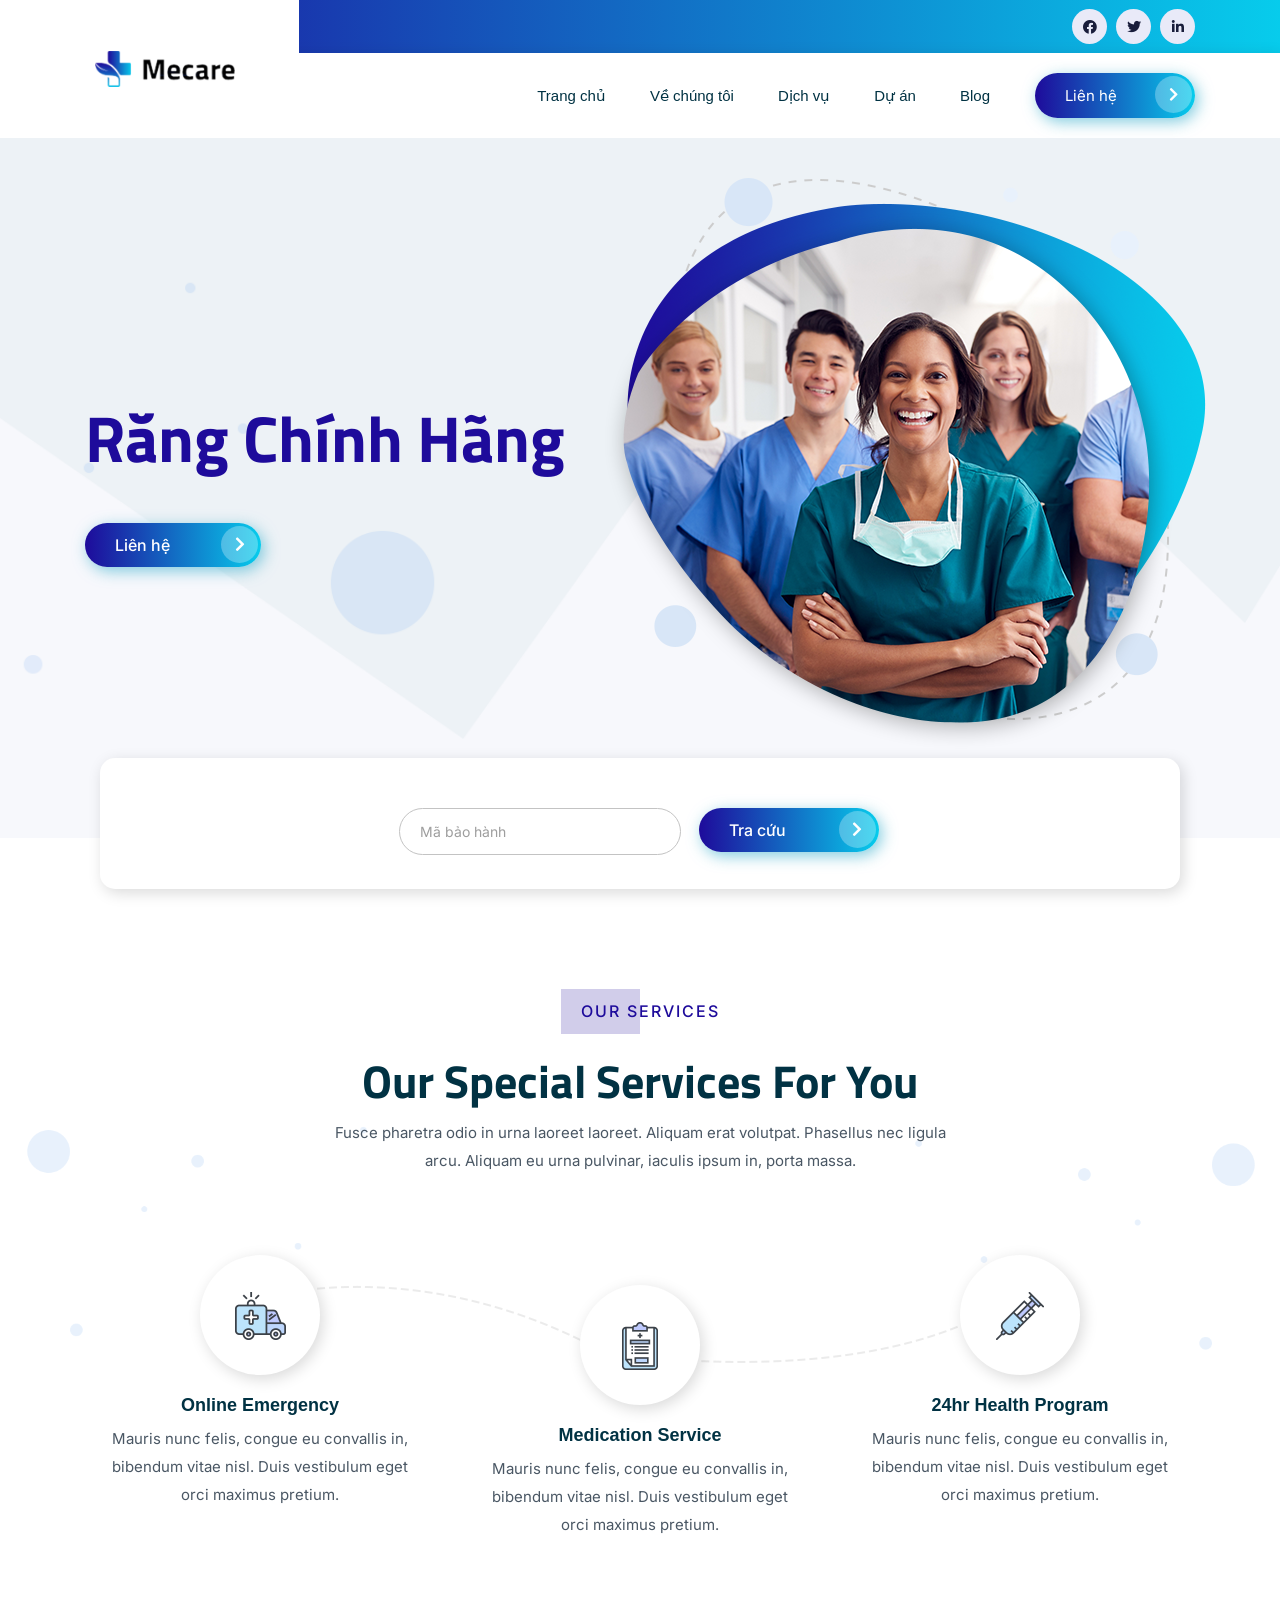
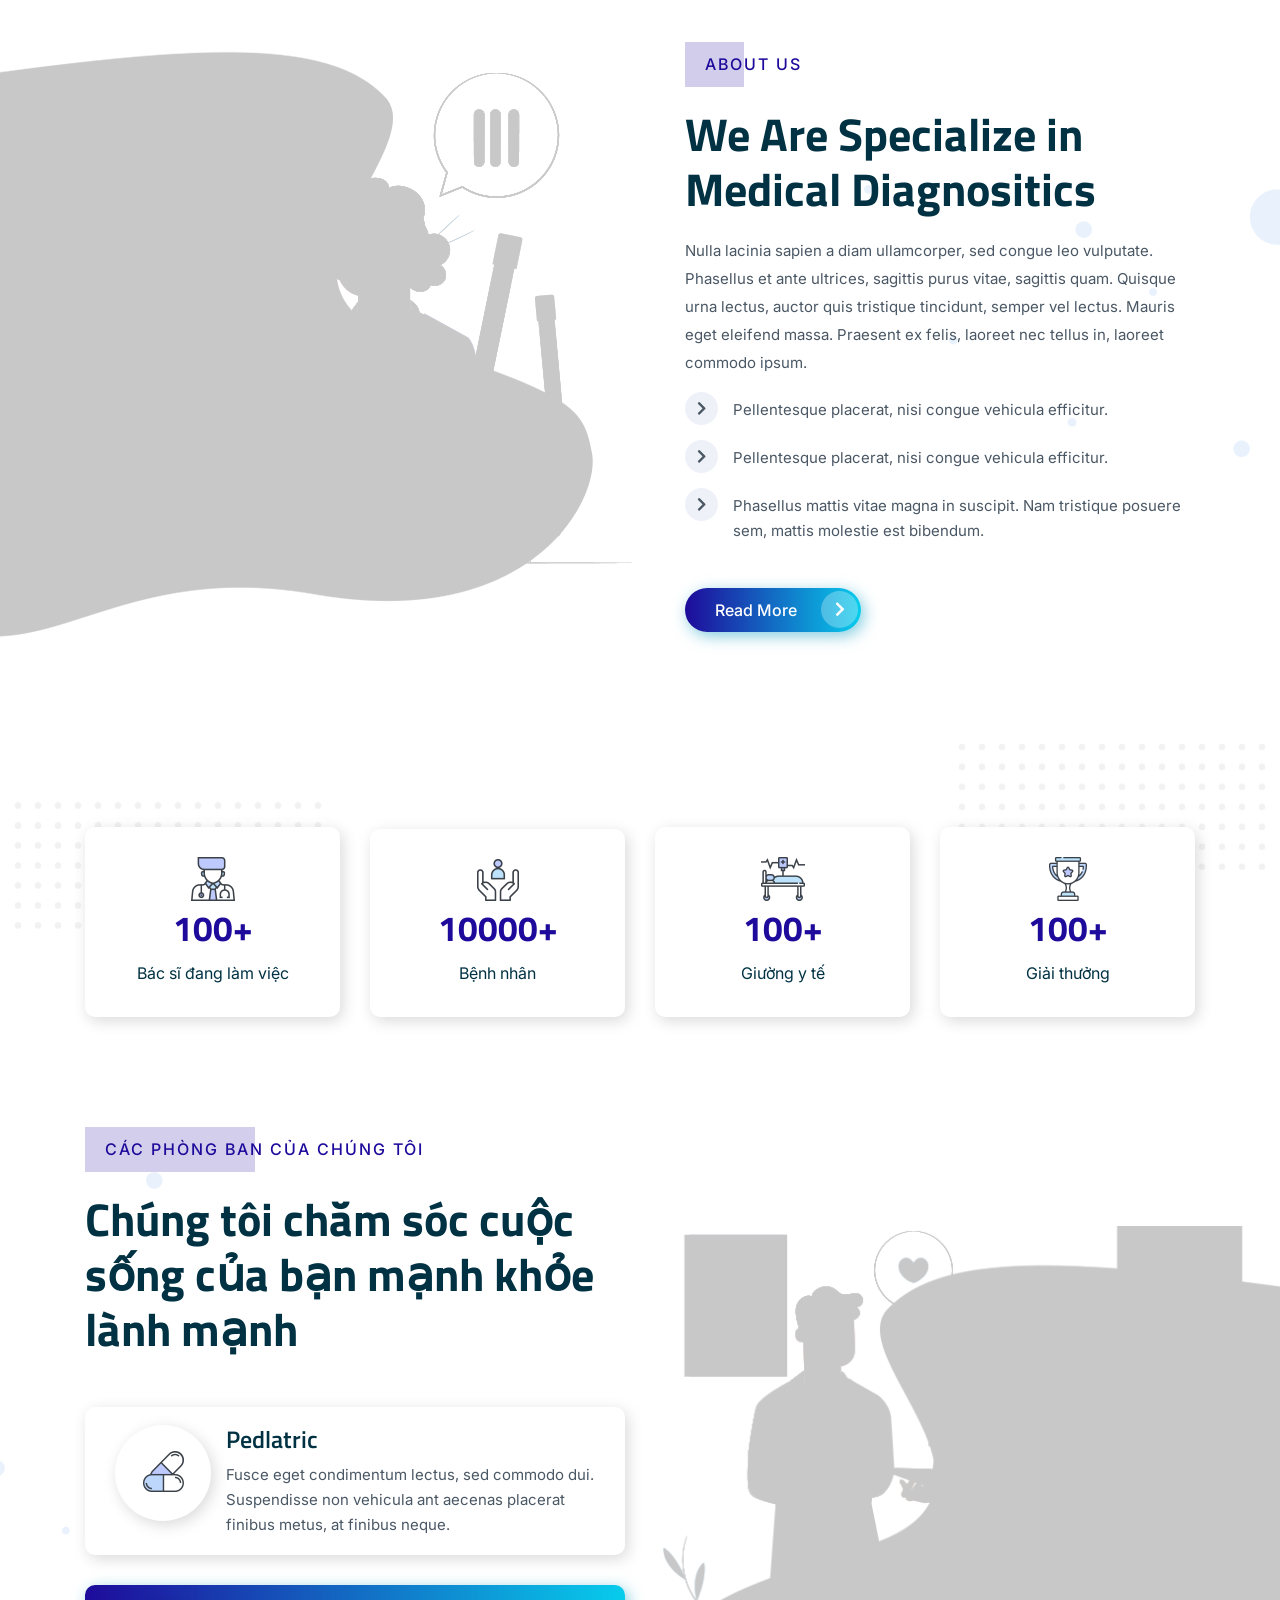
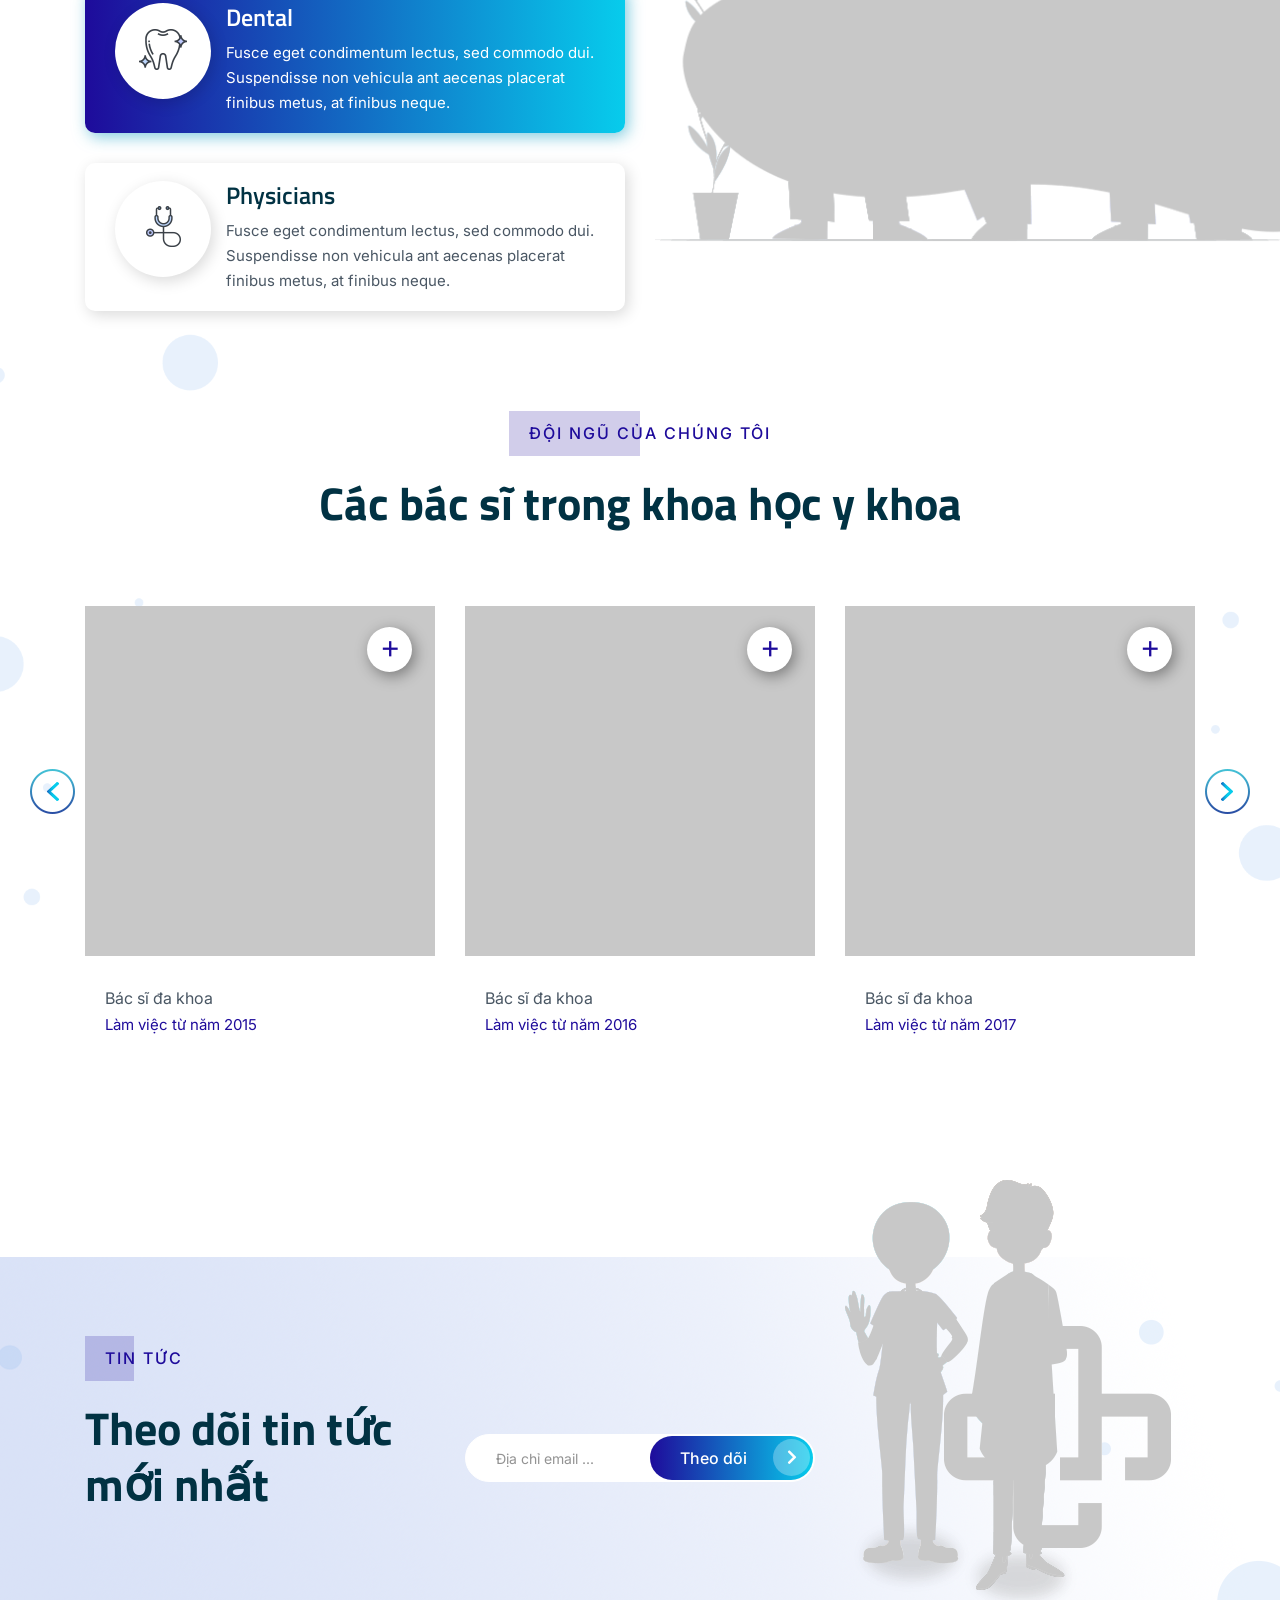
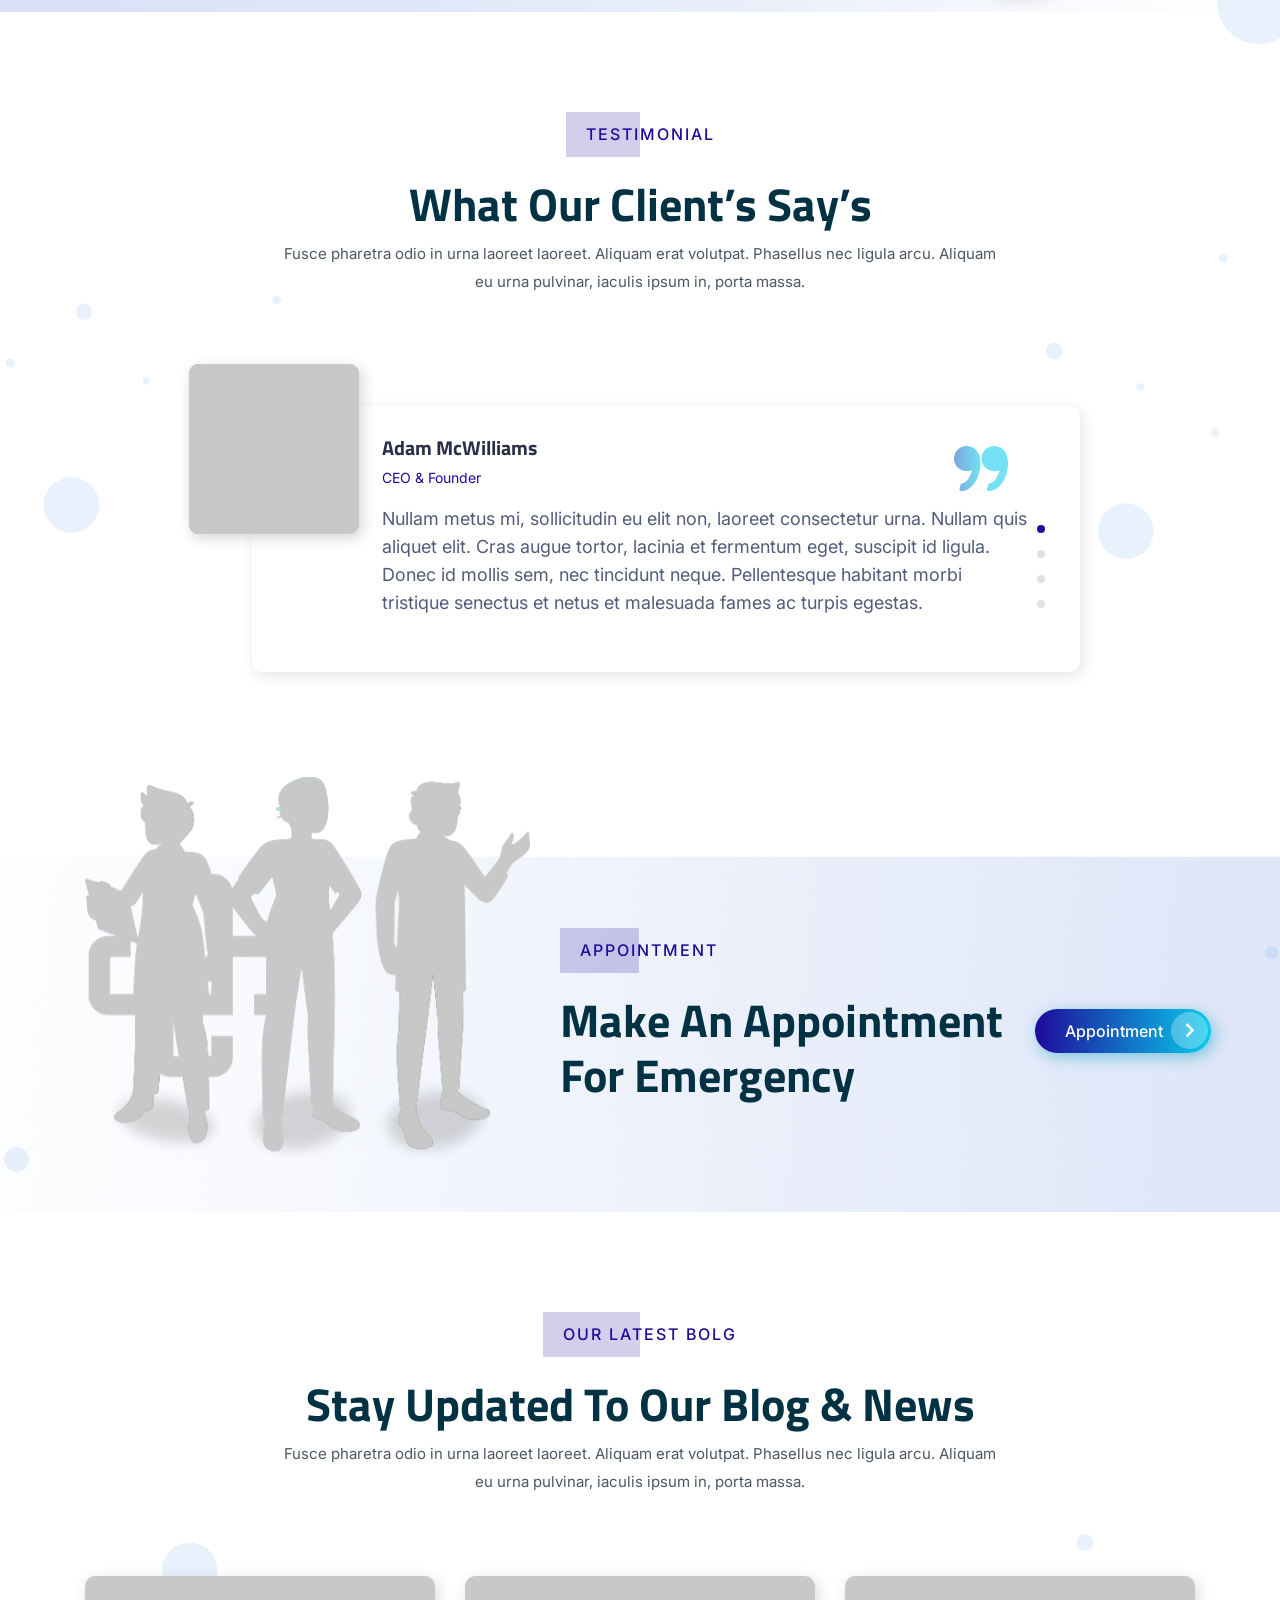
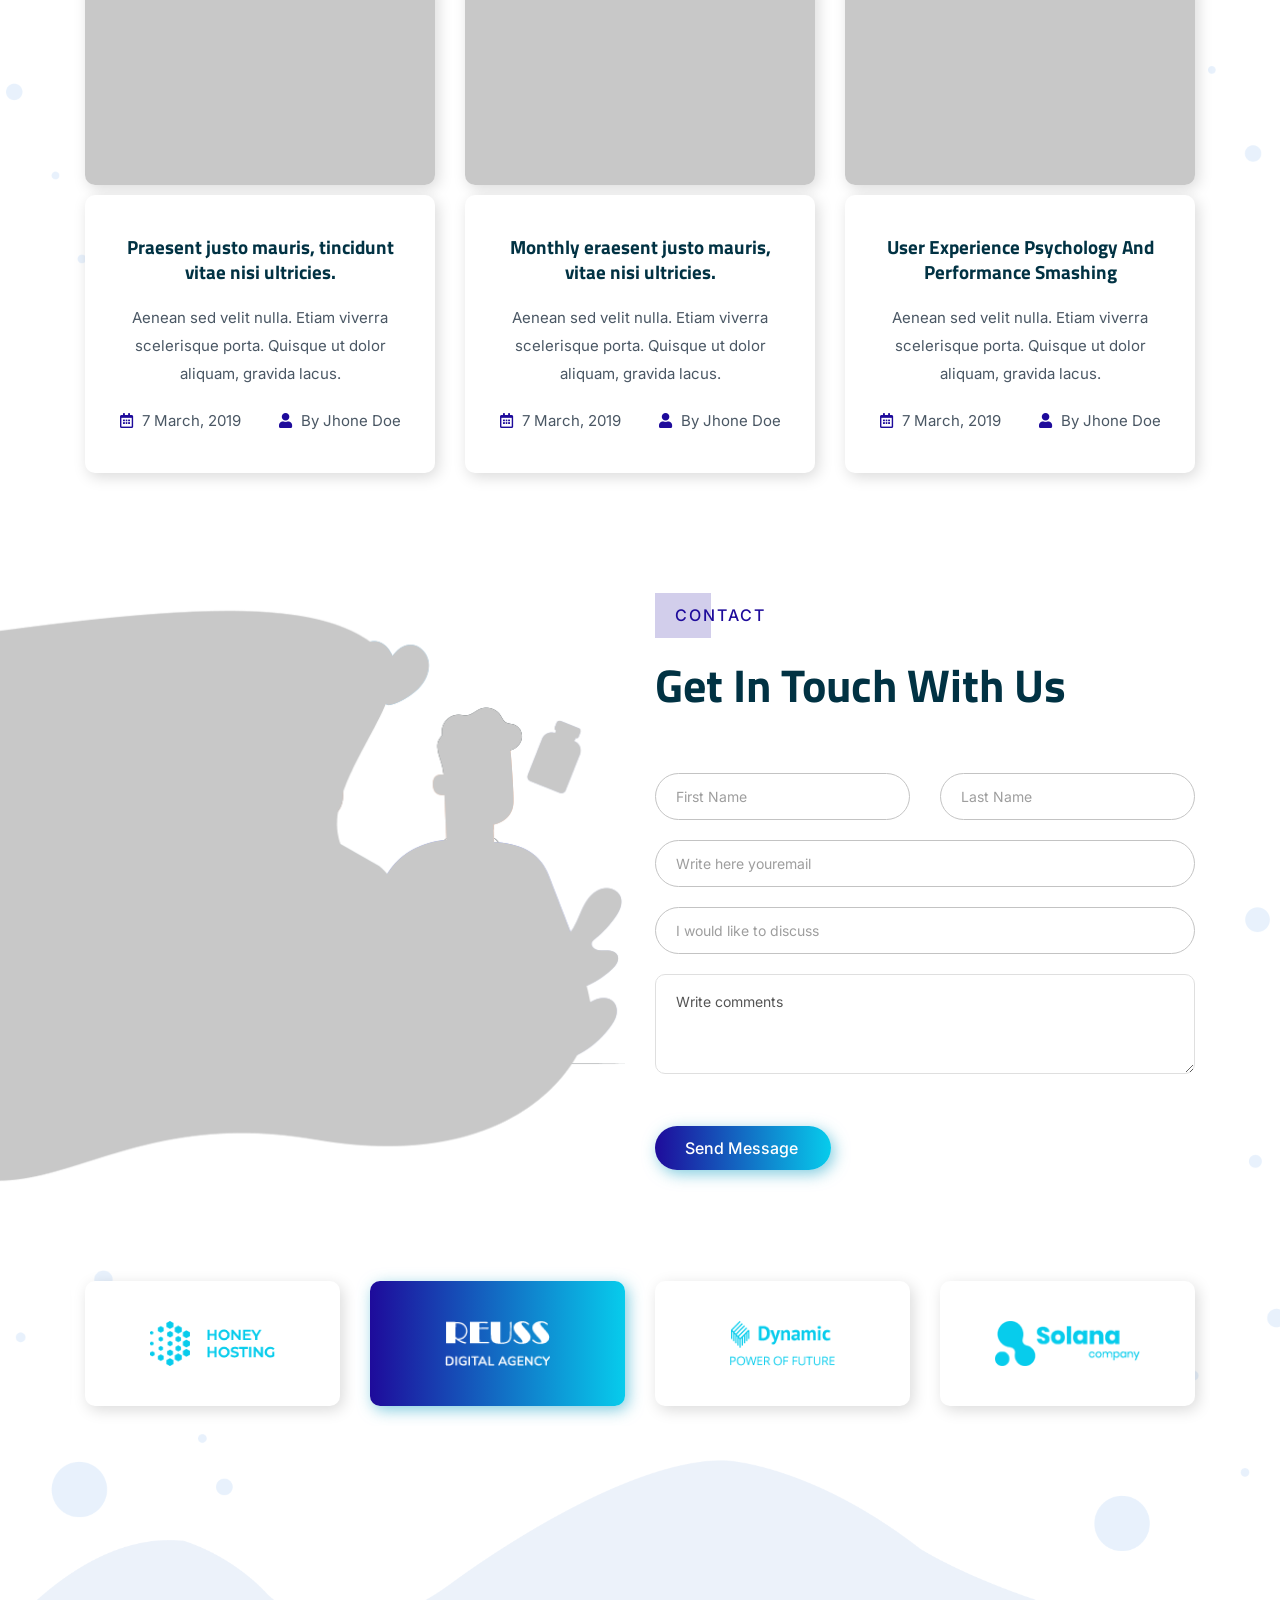
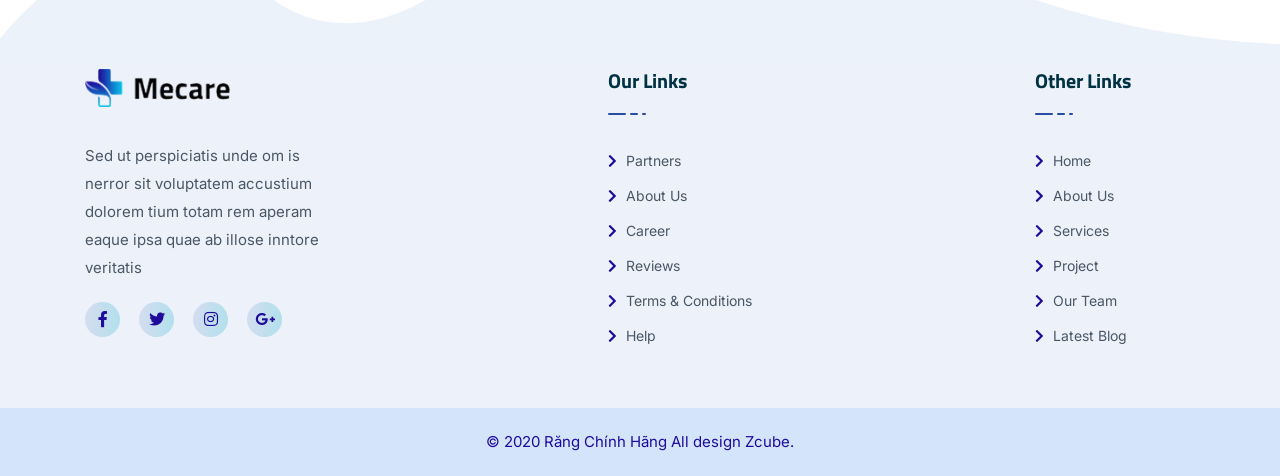
<file: index.html>
<!doctype html>
<html class="no-js" lang="zxx">

<head>
    <meta charset="utf-8">
    <meta http-equiv="x-ua-compatible" content="ie=edge">
    <title> Răng chính hãng </title>
    <meta name="description" content="">
    <meta name="viewport" content="width=device-width, initial-scale=1">
    <link rel="shortcut icon" type="image/x-icon" href="img/favicon.ico">
    <!-- Place favicon.ico in the root Internist, General Practitonery -->

    <!-- CSS here -->
    <link rel="stylesheet" href="css/bootstrap.min.css">
    <link rel="stylesheet" href="css/animate.min.css">
    <link rel="stylesheet" href="css/magnific-popup.css">
    <link rel="stylesheet" href="fontawesome/css/all.min.css">
    <link rel="stylesheet" href="css/dripicons.css">
    <link rel="stylesheet" href="css/slick.css">
    <link rel="stylesheet" href="css/default.css">
    <link rel="stylesheet" href="css/meanmenu.css">
    <link rel="stylesheet" href="css/style.css">
    <link rel="stylesheet" href="css/responsive.css">
</head>

<body>
    <!-- header -->
    <header class="header-area">
        <div class="header-top second-header d-none d-md-block">
            <div class="container">
                <div class="row align-items-center">
                    <div class="col-lg-3 col-md-3 d-none d-lg-block">
                    </div>
                    <div class="col-lg-4 col-md-8 d-none  d-md-block">
                        <div class="header-cta">
                            <!--                                <ul>                                   -->
                            <!--                                    <li>-->
                            <!--                                        <i class="icon dripicons-mail"></i>-->
                            <!--                                        <span>info@example.com</span>-->
                            <!--                                    </li>-->
                            <!--                                     <li>-->
                            <!--                                        <i class="icon dripicons-phone"></i>-->
                            <!--                                        -->
                            <!--                                    </li>-->
                            <!--                                </ul>-->
                        </div>
                    </div>
                    <div class="col-lg-5 col-md-3 d-none d-lg-block">
                        <div class="header-social text-right">
                            <span>
                                <a href="#" title="Facebook"><i class="fab fa-facebook"></i></a>
                                <a href="#" title="Twitter"><i class="fab fa-twitter"></i></a>
                                <a href="#" title="LinkedIn"><i class="fab fa-linkedin-in"></i></a>
                            </span>
                            <!--  /social media icon redux -->
                        </div>
                    </div>

                </div>
            </div>
        </div>
        <div id="header-sticky" class="menu-area">
            <div class="container">
                <div class="second-menu">
                    <div class="row align-items-center">
                        <div class="col-xl-2 col-lg-2">
                            <div class="logo">
                                <a href="index.html"><img src="img/logo/logo.png" alt="logo"></a>
                            </div>
                        </div>
                        <div class="col-xl-8 col-lg-8">
                            <div class="main-menu text-right pr-15">
                                <nav id="mobile-menu">
                                    <ul>
                                        <li class="has-sub">
                                            <a href="index.html">Trang chủ</a>
                                        </li>
                                        <li><a href="about.html">Về chúng tôi</a></li>
                                        <li class="has-sub">
                                            <a href="services.html">Dịch vụ</a>
                                            <!--                                                <ul>													-->
                                            <!--													<li><a href="services.html">Services</a></li>-->
                                            <!--													<li><a href="services-detail.html">Services Details</a></li>-->
                                            <!--												</ul>-->
                                        </li>
                                        <li class="has-sub">
                                            <a href="departments.html">Dự án</a>
                                            <!--                                                <ul>													-->
                                            <!--													<li><a href="departments.html">Departments</a></li>-->
                                            <!--													<li><a href="departments-detail.html">Departments Details</a></li>-->
                                            <!--												</ul>-->
                                        </li>

                                        <li class="has-sub">
                                            <a href="blog.html">Blog</a>
                                            <!--                                                <ul>													-->
                                            <!--													<li><a href="blog.html">Blog</a></li>-->
                                            <!--													<li><a href="blog-details.html">Blog Details</a></li>-->
                                            <!--												</ul>-->
                                        </li>
                                    </ul>
                                </nav>
                            </div>
                        </div>
                        <div class="col-xl-2 col-lg-2 d-none d-lg-block">
                            <a href="contact.html" class="top-btn">Liên hệ <i class="fas fa-chevron-right"></i></a>
                        </div>
                        <div class="col-12">
                            <div class="mobile-menu"></div>
                        </div>
                    </div>
                </div>
            </div>
        </div>
    </header>
    <!-- header-end -->
    <!-- main-area -->
    <main>
        <!-- slider-area -->
        <section id="home" class="slider-area fix p-relative">

            <div class="slider-active2">
                <div class="single-slider slider-bg d-flex align-items-center"
                    style="background-image:url(img/an-bg/header-bg.png)">
                    <div class="container">
                        <div class="row align-items-center">
                            <div class="col-lg-6">
                                <div class="slider-content s-slider-content text-left">
                                    <h2 data-animation="fadeInUp" data-delay=".4s">
                                        <span>Răng Chính Hãng</span></h2>
                                    <!--                                        <p data-animation="fadeInUp" data-delay=".6s">Quisque leo augue, lobortis ac tellus nec, posuere ultricies nulla. Praesent massa odio, pellentesque in consectetur quis, volutpat sit amet erat.</p>-->
                                    <div class="slider-btn mt-25">
                                        <a href="#" class="btn ss-btn" data-animation="fadeInRight"
                                            data-delay=".8s">Liên hệ <i class="fas fa-chevron-right"></i></a>
                                    </div>
                                </div>
                            </div>
                            <div class="col-lg-6">
                                <img src="img/bg/header-img.png" alt="header-img" class="header-img" />
                            </div>
                        </div>
                    </div>
                </div>

            </div>


        </section>
        <!-- slider-area-end -->
        <!-- booking-area -->
        <section id="booking" class="booking-area p-relative">
            <div class="container">
                <form action="#" class="contact-form">
                    <div class="row">
                        <div class="col-lg-12">
                            <ul class="d-flex justify-content-center">
                                <li>
                                    <div class="contact-field p-relative c-name">
                                        <input type="text" placeholder="Mã bảo hành" id="code">
                                    </div>
                                </li>
                                <li>
                                    <div class="slider-btn">
                                        <button type="button" onclick="lookup()" class="btn ss-btn" data-animation="fadeInRight"
                                            data-delay=".8s">Tra cứu <i class="fas fa-chevron-right"></i></button>
                                    </div>
                                </li>
                            </ul>
                        </div>

                    </div>

                </form>
            </div>
        </section>
        <!-- booking-area-end -->

        <!-- services-area -->
        <section id="services" class="services-area services-bg services-two pt-100"
            style="background-image:url(img/an-bg/an-bg02.png); background-size: contain; background-repeat: no-repeat;background-position: center center;">
            <div class="container">
                <div class="row justify-content-center">
                    <div class="col-xl-8 col-lg-8">
                        <div class="section-title text-center pl-40 pr-40 mb-80">
                            <span> our services</span>
                            <h2>Our Special Services For You</h2>
                            <p class="mt-10">Fusce pharetra odio in urna laoreet laoreet. Aliquam erat volutpat.
                                Phasellus nec ligula arcu. Aliquam eu urna pulvinar, iaculis ipsum in, porta massa.</p>
                        </div>
                    </div>
                </div>
                <div class="row sr-line">
                    <div class="col-lg-4 col-md-12">
                        <div class="s-single-services text-center active">
                            <div class="services-icon">
                                <img src="img/icon/sr-icon01.png" alt="img">
                            </div>
                            <div class="second-services-content">
                                <h5><a href="services-detail.html">Online Emergency</a></h5>
                                <p>Mauris nunc felis, congue eu convallis in, bibendum vitae nisl. Duis vestibulum eget
                                    orci maximus pretium.</p>
                            </div>

                        </div>
                    </div>
                    <div class="col-lg-4 col-md-12">
                        <div class="s-single-services text-center">
                            <div class="services-icon">
                                <img src="img/icon/sr-icon02.png" alt="img">
                            </div>
                            <div class="second-services-content">
                                <h5><a href="services-detail.html">Medication Service</a></h5>
                                <p>Mauris nunc felis, congue eu convallis in, bibendum vitae nisl. Duis vestibulum eget
                                    orci maximus pretium.</p>
                            </div>

                        </div>
                    </div>
                    <div class="col-lg-4 col-md-12">
                        <div class="s-single-services text-center">
                            <div class="services-icon">
                                <img src="img/icon/sr-icon03.png" alt="img">
                            </div>
                            <div class="second-services-content">
                                <h5><a href="services-detail.html">24hr Health Program</a></h5>
                                <p>Mauris nunc felis, congue eu convallis in, bibendum vitae nisl. Duis vestibulum eget
                                    orci maximus pretium.</p>
                            </div>

                        </div>
                    </div>


                </div>

            </div>
        </section>
        <!-- services-area-end -->

        <!-- about-area -->
        <section id="about" class="about-area about-p pt-65 pb-80 p-relative"
            style="background-image:url(img/an-bg/an-bg03.png); background-size: contain; background-repeat: no-repeat;background-position: center center;">
            <div class="container">
                <div class="row align-items-center">
                    <div class="col-lg-6 col-md-12 col-sm-12">
                        <div class="s-about-img p-relative">
                            <img src="img/bg/illlustration.png" alt="img">

                        </div>
                    </div>
                    <div class="col-lg-6 col-md-12 col-sm-12">
                        <div class="about-content s-about-content pl-30">
                            <div class="section-title mb-20">
                                <span>About Us</span>
                                <h2>We Are Specialize in Medical Diagnositics</h2>
                            </div>
                            <p>Nulla lacinia sapien a diam ullamcorper, sed congue leo vulputate. Phasellus et ante
                                ultrices, sagittis purus vitae, sagittis quam. Quisque urna lectus, auctor quis
                                tristique tincidunt, semper vel lectus. Mauris eget eleifend massa. Praesent ex felis,
                                laoreet nec tellus in, laoreet commodo ipsum.</p>

                            <ul>
                                <li>
                                    <div class="icon"><i class="fas fa-chevron-right"></i></div>
                                    <div class="text">Pellentesque placerat, nisi congue vehicula efficitur.
                                    </div>
                                </li>
                                <li>
                                    <div class="icon"><i class="fas fa-chevron-right"></i></div>
                                    <div class="text">Pellentesque placerat, nisi congue vehicula efficitur.
                                    </div>
                                </li>
                                <li>
                                    <div class="icon"><i class="fas fa-chevron-right"></i></div>
                                    <div class="text">Phasellus mattis vitae magna in suscipit. Nam tristique posuere
                                        sem, mattis molestie est bibendum.
                                    </div>
                                </li>
                                <div></div>
                            </ul>

                            <div class="slider-btn mt-30">
                                <a href="#" class="btn ss-btn" data-animation="fadeInRight" data-delay=".8s">Read More
                                    <i class="fas fa-chevron-right"></i></a>
                            </div>
                        </div>
                    </div>

                </div>
            </div>
        </section>
        <!-- about-area-end -->

        <!-- counter-area -->
        <div class="counter-area pt-100 pb-100"
            style="background-image:url(img/an-bg/an-bg04.png); background-repeat: no-repeat; background-size: contain; ">
            <div class="container">
                <div class="row align-items-end">
                    <div class="col-lg-3 col-md-6 col-sm-12">
                        <div class="single-counter text-center">
                            <img src="img/icon/cunt-icon01.png" alt="img">
                            <div class="counter p-relative">
                                <span class="count">100</span><small>+</small>
                            </div>
                            <p>Bác sĩ đang làm việc</p>
                        </div>
                    </div>
                    <div class="col-lg-3 col-md-6 col-sm-12">
                        <div class="single-counter text-center">
                            <img src="img/icon/cunt-icon02.png" alt="img">
                            <div class="counter p-relative">
                                <span class="count">10000</span><small>+</small>
                            </div>
                            <p>Bệnh nhân</p>
                        </div>
                    </div>
                    <div class="col-lg-3 col-md-6 col-sm-12">
                        <div class="single-counter text-center">
                            <img src="img/icon/cunt-icon03.png" alt="img">
                            <div class="counter p-relative">
                                <span class="count">100</span><small>+</small>
                            </div>
                            <p>Giường y tế</p>
                        </div>
                    </div>
                    <div class="col-lg-3 col-md-6 col-sm-12">
                        <div class="single-counter text-center">
                            <img src="img/icon/cunt-icon04.png" alt="img">
                            <div class="counter p-relative">
                                <span class="count">100</span><small>+</small>
                            </div>
                            <p>Giải thưởng</p>
                        </div>
                    </div>
                </div>
            </div>
        </div>
        <!-- counter-area-end -->

        <!-- department-area -->
        <section class="department-area cta-bg pb-70 mt-10 fix"
            style="background-image:url(img/an-bg/an-bg05.png); background-size: contain;">
            <div class="container">
                <div class="row align-items-center">
                    <div class="col-lg-6">
                        <div class="section-title mb-50  ">
                            <span>Các phòng ban của chúng tôi</span>
                            <h2>Chúng tôi chăm sóc cuộc sống của bạn mạnh khỏe lành mạnh</h2>
                        </div>
                        <ul>
                            <li>
                                <div class="icon">
                                    <div><img src="img/icon/de-icon01.png" alt="de-icon"></div>
                                </div>
                                <a href="#" class="text">
                                    <h3>Pedlatric</h3>
                                    Fusce eget condimentum lectus, sed commodo dui. Suspendisse non vehicula ant aecenas
                                    placerat finibus metus, at finibus neque.
                                </a>
                            </li>
                            <li class="active">
                                <div class="icon">
                                    <div><img src="img/icon/de-icon02.png" alt="de-icon"></div>
                                </div>
                                <a href="#" class="text">
                                    <h3>Dental</h3>
                                    Fusce eget condimentum lectus, sed commodo dui. Suspendisse non vehicula ant aecenas
                                    placerat finibus metus, at finibus neque.
                                </a>
                            </li>
                            <li>
                                <div class="icon">
                                    <div><img src="img/icon/de-icon03.png" alt="de-icon"></div>
                                </div>
                                <a href="#" class="text">
                                    <h3>Physicians</h3>
                                    Fusce eget condimentum lectus, sed commodo dui. Suspendisse non vehicula ant aecenas
                                    placerat finibus metus, at finibus neque.
                                </a>
                            </li>
                        </ul>

                    </div>
                    <div class="col-lg-6">
                        <div class="s-d-img p-relative">
                            <img src="img/bg/de-illustration.png" alt="img">

                        </div>

                    </div>
                </div>
            </div>
        </section>
        <!-- department-area-end -->
        <!-- team-area-->
        <section id="team" class="pb-20"
            style="background-image:url(img/an-bg/an-bg13.png); background-size: contain;background-position: center center;background-repeat: no-repeat;">

            <div class="container">
                <div class="row justify-content-center">
                    <div class="col-xl-8 col-lg-8">
                        <div class="section-title text-center mb-70">
                            <span> Đội ngũ của chúng tôi </span>
                            <h2>Các bác sĩ trong khoa học y khoa</h2>
                        </div>
                    </div>
                </div>
                <div class="row team-active">
                    <div class="col-xl-4">
                        <div class="single-team mb-30">
                            <div class="team-thumb">
                                <div class="brd">
                                    <img src="img/team/team01.png" alt="img">
                                </div>

                                <div class="dropdown">
                                    <a class="xbtn" data-toggle="dropdown" aria-haspopup="true" aria-expanded="false">
                                        +
                                    </a>
                                    <div class="dropdown-menu" aria-labelledby="dropdownMenu2">
                                        <div class="team-social mt-15">
                                            <ul>
                                                <li><a href="#"><i class="fab fa-facebook-f"></i></a></li>
                                                <li> <a href="#"><i class="fab fa-twitter"></i></a></li>
                                                <li><a href="#"><i class="fab fa-instagram"></i></a></li>
                                            </ul>
                                        </div>
                                    </div>
                                </div>


                            </div>
                            <div class="team-info">
<!--                                <h4>Samanta Crane</h4>-->
                                <span>Bác sĩ đa khoa</span>
                                <p>Làm việc từ năm 2015</p>
                            </div>
                        </div>
                    </div>
                    <div class="col-xl-4">
                        <div class="single-team mb-30">
                            <div class="team-thumb">
                                <div class="brd">
                                    <img src="img/team/team02.png" alt="img">
                                </div>
                                <div class="dropdown">
                                    <a class="xbtn" data-toggle="dropdown" aria-haspopup="true" aria-expanded="false">
                                        +
                                    </a>
                                    <div class="dropdown-menu" aria-labelledby="dropdownMenu2">
                                        <div class="team-social mt-15">
                                            <ul>
                                                <li><a href="#"><i class="fab fa-facebook-f"></i></a></li>
                                                <li> <a href="#"><i class="fab fa-twitter"></i></a></li>
                                                <li><a href="#"><i class="fab fa-instagram"></i></a></li>
                                            </ul>
                                        </div>
                                    </div>
                                </div>
                            </div>
                            <div class="team-info">
<!--                                <h4>Ostin Green</h4>-->
                                <span>Bác sĩ đa khoa</span>
                                <p>Làm việc từ năm 2016</p>
                            </div>
                        </div>
                    </div>
                    <div class="col-xl-4">
                        <div class="single-team mb-30">
                            <div class="team-thumb">
                                <div class="brd">
                                    <img src="img/team/team03.png" alt="img">
                                </div>
                                <div class="dropdown">
                                    <a class="xbtn" data-toggle="dropdown" aria-haspopup="true" aria-expanded="false">
                                        +
                                    </a>
                                    <div class="dropdown-menu" aria-labelledby="dropdownMenu2">
                                        <div class="team-social mt-15">
                                            <ul>
                                                <li><a href="#"><i class="fab fa-facebook-f"></i></a></li>
                                                <li> <a href="#"><i class="fab fa-twitter"></i></a></li>
                                                <li><a href="#"><i class="fab fa-instagram"></i></a></li>
                                            </ul>
                                        </div>
                                    </div>
                                </div>
                            </div>
                            <div class="team-info">
<!--                                <h4>Norman Colins</h4>-->
                                <span>Bác sĩ đa khoa</span>
                                <p>Làm việc từ năm 2017</p>
                            </div>
                        </div>
                    </div>
                    <div class="col-xl-4">
                        <div class="single-team mb-30">
                            <div class="team-thumb">
                                <div class="brd">
                                    <img src="img/team/team01.png" alt="img">
                                </div>

                                <div class="dropdown">
                                    <a class="xbtn" data-toggle="dropdown" aria-haspopup="true" aria-expanded="false">
                                        +
                                    </a>
                                    <div class="dropdown-menu" aria-labelledby="dropdownMenu2">
                                        <div class="team-social mt-15">
                                            <ul>
                                                <li><a href="#"><i class="fab fa-facebook-f"></i></a></li>
                                                <li> <a href="#"><i class="fab fa-twitter"></i></a></li>
                                                <li><a href="#"><i class="fab fa-instagram"></i></a></li>
                                            </ul>
                                        </div>
                                    </div>
                                </div>


                            </div>
                            <div class="team-info">
                                <h4>Samanta Crane</h4>
                                <span>Internist, General Practitoner</span>
                                <p>Working Since 2004</p>
                            </div>
                        </div>
                    </div>
                    <div class="col-xl-4">
                        <div class="single-team mb-30">
                            <div class="team-thumb">
                                <div class="brd">
                                    <img src="img/team/team02.png" alt="img">
                                </div>
                                <div class="dropdown">
                                    <a class="xbtn" data-toggle="dropdown" aria-haspopup="true" aria-expanded="false">
                                        +
                                    </a>
                                    <div class="dropdown-menu" aria-labelledby="dropdownMenu2">
                                        <div class="team-social mt-15">
                                            <ul>
                                                <li><a href="#"><i class="fab fa-facebook-f"></i></a></li>
                                                <li> <a href="#"><i class="fab fa-twitter"></i></a></li>
                                                <li><a href="#"><i class="fab fa-instagram"></i></a></li>
                                            </ul>
                                        </div>
                                    </div>
                                </div>
                            </div>
                            <div class="team-info">
                                <h4>Ostin Green</h4>
                                <span>Internist, General Practitoner</span>
                                <p>Working Since 2004</p>
                            </div>
                        </div>
                    </div>
                    <div class="col-xl-4">
                        <div class="single-team mb-30">
                            <div class="team-thumb">
                                <div class="brd">
                                    <img src="img/team/team03.png" alt="img">
                                </div>
                                <div class="dropdown">
                                    <a class="xbtn" data-toggle="dropdown" aria-haspopup="true" aria-expanded="false">
                                        +
                                    </a>
                                    <div class="dropdown-menu" aria-labelledby="dropdownMenu2">
                                        <div class="team-social mt-15">
                                            <ul>
                                                <li><a href="#"><i class="fab fa-facebook-f"></i></a></li>
                                                <li> <a href="#"><i class="fab fa-twitter"></i></a></li>
                                                <li><a href="#"><i class="fab fa-instagram"></i></a></li>
                                            </ul>
                                        </div>
                                    </div>
                                </div>
                            </div>
                            <div class="team-info">
                                <h4>Norman Colins</h4>
                                <span>SALES MANAGER</span>
                                <p>Working Since 2004</p>
                            </div>
                        </div>
                    </div>

                </div>
            </div>
        </section>
        <!-- team-area-end -->
        <!-- newslater-area -->
        <section class="newslater-area pb-50"
            style="background-image: url(img/an-bg/an-bg06.png);background-position: center bottom; background-repeat: no-repeat;">
            <div class="container">
                <div class="row align-items-end">
                    <div class="col-xl-4 col-lg-4 col-lg-4">
                        <div class="section-title mb-100">
                            <span>Tin tức</span>
                            <h2>Theo dõi tin tức mới nhất</h2>
                        </div>
                    </div>
                    <div class="col-xl-4 col-lg-4">
                        <form name="ajax-form" id="contact-form4" action="#" method="post"
                            class="contact-form newslater pb-130">
                            <div class="form-group">
                                <input class="form-control" id="email2" name="email" type="email"
                                    placeholder="Địa chỉ email ..." value="" required="">
                                <button type="submit" class="btn btn-custom" id="send2">Theo dõi <i
                                        class="fas fa-chevron-right"></i></button>
                            </div>
                            <!-- /Form-email -->
                        </form>
                    </div>
                    <div class="col-xl-4 col-lg-4">
                        <img src="img/bg/news-illustration.png">
                    </div>
                </div>

            </div>
        </section>
        <!-- newslater-aread-end -->
        <!-- testimonial-area -->
        <section id="testimonios" class="testimonial-area testimonial-p pt-50 pb-85 fix"
            style="background-image: url(img/an-bg/an-bg07.png);background-position: center; background-repeat: no-repeat;background-size: contain;">
            <div class="container">
                <div class="row justify-content-center">

                    <div class="col-lg-8">
                        <div class="section-title center-align mb-60 text-center">
                            <span>TESTIMONIAL</span>
                            <h2>What Our Client’s Say’s</h2>
                            <p>Fusce pharetra odio in urna laoreet laoreet. Aliquam erat volutpat. Phasellus nec ligula
                                arcu. Aliquam eu urna pulvinar, iaculis ipsum in, porta massa.</p>
                        </div>
                    </div>
                </div>

                <div class="row justify-content-center">

                    <div class="col-lg-10">
                        <div class="testimonial-active">


                            <div class="single-testimonial">
                                <div class="testi-img">
                                    <img src="img/testimonial/testimonial-img.png" alt="img">
                                </div>
                                <div class="single-testimonial-bg">
                                    <div class="com-icon"><img src="img/testimonial/qutation.png" alt="img"></div>
                                    <div class="testi-author">
                                        <div class="ta-info">
                                            <h6>Adam McWilliams</h6>
                                            <span>CEO & Founder</span>

                                        </div>
                                    </div>
                                    <p>Nullam metus mi, sollicitudin eu elit non, laoreet consectetur urna. Nullam quis
                                        aliquet elit. Cras augue tortor, lacinia et fermentum eget, suscipit id ligula.
                                        Donec id mollis sem, nec tincidunt neque. Pellentesque habitant morbi tristique
                                        senectus et netus et malesuada fames ac turpis egestas.</p>
                                </div>

                            </div>
                            <div class="single-testimonial">
                                <div class="testi-img">
                                    <img src="img/testimonial/testimonial-img.png" alt="img">
                                </div>
                                <div class="single-testimonial-bg">
                                    <div class="com-icon"><img src="img/testimonial/qutation.png" alt="img"></div>
                                    <div class="testi-author">
                                        <div class="ta-info">
                                            <h6>Rose Dose</h6>
                                            <span>Sale Executive</span>

                                        </div>
                                    </div>
                                    <p>Nullam metus mi, sollicitudin eu elit non, laoreet consectetur urna. Nullam quis
                                        aliquet elit. Cras augue tortor, lacinia et fermentum eget, suscipit id ligula.
                                        Donec id mollis sem, nec tincidunt neque. Pellentesque habitant morbi tristique
                                        senectus et netus et malesuada fames ac turpis egestas.</p>
                                </div>

                            </div>
                            <div class="single-testimonial">
                                <div class="testi-img">
                                    <img src="img/testimonial/testimonial-img.png" alt="img">
                                </div>
                                <div class="single-testimonial-bg">
                                    <div class="com-icon"><img src="img/testimonial/qutation.png" alt="img"></div>
                                    <div class="testi-author">
                                        <div class="ta-info">
                                            <h6>Margie R. Robinson</h6>
                                            <span>Web Developer</span>

                                        </div>
                                    </div>
                                    <p>Nullam metus mi, sollicitudin eu elit non, laoreet consectetur urna. Nullam quis
                                        aliquet elit. Cras augue tortor, lacinia et fermentum eget, suscipit id ligula.
                                        Donec id mollis sem, nec tincidunt neque. Pellentesque habitant morbi tristique
                                        senectus et netus et malesuada fames ac turpis egestas.</p>
                                </div>

                            </div>
                            <div class="single-testimonial">
                                <div class="testi-img">
                                    <img src="img/testimonial/testimonial-img.png" alt="img">
                                </div>
                                <div class="single-testimonial-bg">
                                    <div class="com-icon"><img src="img/testimonial/qutation.png" alt="img"></div>
                                    <div class="testi-author">
                                        <div class="ta-info">
                                            <h6>Jone Dose</h6>
                                            <span>MD & Founder</span>

                                        </div>
                                    </div>
                                    <p>Nullam metus mi, sollicitudin eu elit non, laoreet consectetur urna. Nullam quis
                                        aliquet elit. Cras augue tortor, lacinia et fermentum eget, suscipit id ligula.
                                        Donec id mollis sem, nec tincidunt neque. Pellentesque habitant morbi tristique
                                        senectus et netus et malesuada fames ac turpis egestas.</p>
                                </div>

                            </div>


                        </div>
                    </div>

                </div>
            </div>
        </section>
        <!-- testimonial-area-end -->

        <!-- pricing-area -->

        <!-- counter-area -->
        <div class="call-area pb-50"
            style="background-image:url(img/an-bg/an-bg09.png); background-repeat: no-repeat; background-position: bottom;">
            <div class="container">
                <div class="row align-items-center">
                    <div class="col-lg-5 col-md-12 col-sm-12">
                        <div class="single-counter-img fadeInUp animated">
                            <img src="img/bg/ap-illustration.png" alt="img" class="img">
                        </div>
                    </div>
                    <div class="col-lg-5 col-md-12 col-sm-12">
                        <div class="section-title mt-100">
                            <span>APPOINTMENT</span>
                            <h2>Make An Appointment For Emergency</h2>
                        </div>

                    </div>
                    <div class="col-lg-2 col-md-12 col-sm-12">
                        <div class="slider-btn mt-130">
                            <a href="#" class="btn ss-btn" data-animation="fadeInRight" data-delay=".8s">Appointment <i
                                    class="fas fa-chevron-right"></i></a>
                        </div>
                    </div>
                </div>
            </div>
        </div>
        <!-- counter-area-end -->

        <!-- blog-area -->
        <section id="blog" class="blog-area  p-relative pt-100 pb-90 fix"
            style="background-image:url(img/an-bg/an-bg10.png); background-size: contain;background-repeat: no-repeat;background-position: center center;">
            <div class="container">
                <div class="row justify-content-center">
                    <div class="col-xl-8 col-lg-10">
                        <div class="section-title text-center mb-80">
                            <span> OUR LATEST BOLG </span>
                            <h2>Stay Updated To Our Blog & News</h2>
                            <p>Fusce pharetra odio in urna laoreet laoreet. Aliquam erat volutpat. Phasellus nec ligula
                                arcu. Aliquam eu urna pulvinar, iaculis ipsum in, porta massa.</p>
                        </div>
                    </div>
                </div>
                <div class="row">
                    <div class="col-lg-4 col-md-12">
                        <div class="single-post mb-30">
                            <div class="blog-thumb">
                                <a href="blog-details.html">
                                    <img src="img/blog/blog_img01.jpg" alt="img">
                                    <img src="img/bg/b-link.png" alt="b-link" class="b-link">
                                </a>
                            </div>
                            <div class="blog-content text-center">
                                <h4><a href="blog-details.html">Praesent justo mauris, tincidunt vitae nisi
                                        ultricies.</a></h4>
                                <p>Aenean sed velit nulla. Etiam viverra scelerisque porta. Quisque ut dolor aliquam,
                                    gravida lacus.</p>
                                <div class="b-meta mt-20">
                                    <div class="row">
                                        <div class="col-lg-6 col-md-6">
                                            <i class="far fa-calendar-alt"></i> 7 March, 2019
                                        </div>
                                        <div class="col-lg-6 col-md-6">
                                            <i class="fas fa-user"></i> By Jhone Doe
                                        </div>
                                    </div>
                                </div>

                            </div>


                        </div>
                    </div>
                    <div class="col-lg-4 col-md-12">
                        <div class="single-post active mb-30">
                            <div class="blog-thumb">
                                <a href="blog-details.html">
                                    <img src="img/blog/blog_img02.jpg" alt="img">
                                    <img src="img/bg/b-link.png" alt="b-link" class="b-link">
                                </a>

                            </div>
                            <div class="blog-content text-center">

                                <h4><a href="blog-details.html">Monthly eraesent justo mauris, vitae nisi ultricies.</a>
                                </h4>
                                <p>Aenean sed velit nulla. Etiam viverra scelerisque porta. Quisque ut dolor aliquam,
                                    gravida lacus.</p>
                                <div class="b-meta mt-20">
                                    <div class="row">
                                        <div class="col-lg-6 col-md-6">
                                            <i class="far fa-calendar-alt"></i> 7 March, 2019
                                        </div>
                                        <div class="col-lg-6 col-md-6">
                                            <i class="fas fa-user"></i> By Jhone Doe
                                        </div>
                                    </div>
                                </div>

                            </div>


                        </div>
                    </div>
                    <div class="col-lg-4 col-md-12">
                        <div class="single-post mb-30">
                            <div class="blog-thumb">
                                <a href="blog-details.html">
                                    <img src="img/blog/blog_img03.jpg" alt="img">
                                    <img src="img/bg/b-link.png" alt="b-link" class="b-link">
                                </a>
                            </div>
                            <div class="blog-content text-center">

                                <h4><a href="blog-details.html">User Experience Psychology And Performance Smashing</a>
                                </h4>
                                <p>Aenean sed velit nulla. Etiam viverra scelerisque porta. Quisque ut dolor aliquam,
                                    gravida lacus.</p>
                                <div class="b-meta mt-20">
                                    <div class="row">
                                        <div class="col-lg-6 col-md-6">
                                            <i class="far fa-calendar-alt"></i> 7 March, 2019
                                        </div>
                                        <div class="col-lg-6 col-md-6">
                                            <i class="fas fa-user"></i> By Jhone Doe
                                        </div>
                                    </div>
                                </div>

                            </div>

                        </div>
                    </div>

                </div>
            </div>
        </section>
        <!-- blog-area-end -->

        <!-- contact-area -->
        <section id="contact" class="contact-area contact-bg pb-70 p-relative fix"
            style="background-image:url(img/an-bg/an-bg11.png); background-size: cover;background-repeat: no-repeat;">
            <div class="container">

                <div class="row">
                    <div class="col-lg-6">
                        <div class="contact-img">
                            <img src="img/bg/touch-illustration.png" alt="touch-illustration">
                        </div>
                    </div>
                    <div class="col-lg-6">
                        <div class="section-title mb-60">
                            <span>Contact</span>
                            <h2>Get In Touch With Us</h2>
                        </div>
                        <form action="#" class="contact-form">
                            <div class="row">
                                <div class="col-lg-6">
                                    <div class="contact-field p-relative c-name mb-20">
                                        <input type="text" placeholder="First Name">
                                    </div>
                                </div>
                                <div class="col-lg-6">
                                    <div class="contact-field p-relative c-name mb-20">
                                        <input type="text" placeholder="Last Name">
                                    </div>
                                </div>
                                <div class="col-lg-12">
                                    <div class="contact-field p-relative c-email mb-20">
                                        <input type="text" placeholder="Write here youremail">
                                    </div>
                                </div>
                                <div class="col-lg-12">
                                    <div class="contact-field p-relative c-subject mb-20">
                                        <input type="text" placeholder="I would like to discuss">
                                    </div>
                                </div>
                                <div class="col-lg-12">
                                    <div class="contact-field p-relative c-message mb-45">
                                        <textarea name="message" id="message" cols="30" rows="10"
                                            placeholder="Write comments"></textarea>
                                    </div>
                                    <div class="slider-btn">
                                        <a href="#" class="btn ss-btn" data-animation="fadeInRight"
                                            data-delay=".8s">Send Message</a>
                                    </div>
                                </div>
                            </div>

                        </form>
                    </div>
                </div>

            </div>

        </section>
        <!-- contact-area-end -->
        <!-- brand-area -->
        <div class="brand-area"
            style="background-image:url(img/an-bg/an-bg12.png); background-size: cover;background-repeat: no-repeat;">
            <div class="container">
                <div class="row brand-active">
                    <div class="col-xl-2">
                        <div class="single-brand">
                            <img src="img/brand/c-logo.png" alt="img">
                        </div>
                    </div>
                    <div class="col-xl-2">
                        <div class="single-brand active">
                            <img src="img/brand/c-logo02.png" alt="img">
                        </div>
                    </div>
                    <div class="col-xl-2">
                        <div class="single-brand">
                            <img src="img/brand/c-logo03.png" alt="img">
                        </div>
                    </div>
                    <div class="col-xl-2">
                        <div class="single-brand">
                            <img src="img/brand/c-logo04.png" alt="img">
                        </div>
                    </div>
                    <div class="col-xl-2">
                        <div class="single-brand">
                            <img src="img/brand/c-logo.png" alt="img">
                        </div>
                    </div>
                </div>
            </div>
        </div>
        <!-- brand-area-end -->
    </main>
    <!-- main-area-end -->
    <!-- footer -->
    <footer class="footer-bg footer-p">
        <div class="overly"><img src="img/an-bg/footer-bg.png" alt="rest"></div>
        <div class="footer-top pb-30" style="background-color: #ECF1FA;">
            <div class="container">
                <div class="row justify-content-between">

                    <div class="col-xl-3 col-lg-3 col-sm-6">
                        <div class="footer-widget mb-30">
                            <div class="flog mb-35">
                                <a href="#"><img src="img/logo/logo.png" alt="logo"></a>
                            </div>
                            <div class="footer-text mb-20">
                                <p>Sed ut perspiciatis unde om is nerror sit voluptatem accustium dolorem tium totam rem
                                    aperam eaque ipsa quae ab illose
                                    inntore veritatis</p>
                            </div>
                            <div class="footer-social">
                                <a href="#"><i class="fab fa-facebook-f"></i></a>
                                <a href="#"><i class="fab fa-twitter"></i></a>
                                <a href="#"><i class="fab fa-instagram"></i></a>
                                <a href="#"><i class="fab fa-google-plus-g"></i></a>
                            </div>
                        </div>
                    </div>


                    <div class="col-xl-2 col-lg-2 col-sm-6">
                        <div class="footer-widget mb-30">
                            <div class="f-widget-title">
                                <h5>Our Links</h5>
                            </div>
                            <div class="footer-link">
                                <ul>
                                    <li><a href="#"><i class="fas fa-chevron-right"></i> Partners</a></li>
                                    <li><a href="#"><i class="fas fa-chevron-right"></i> About Us</a></li>
                                    <li><a href="#"><i class="fas fa-chevron-right"></i> Career</a></li>
                                    <li><a href="#"><i class="fas fa-chevron-right"></i> Reviews</a></li>
                                    <li><a href="#"><i class="fas fa-chevron-right"></i> Terms & Conditions</a></li>
                                    <li><a href="#"><i class="fas fa-chevron-right"></i> Help</a></li>
                                </ul>
                            </div>
                        </div>
                    </div>
                    <div class="col-xl-2 col-lg-2 col-sm-6">
                        <div class="footer-widget mb-30">
                            <div class="f-widget-title">
                                <h5>Other Links</h5>
                            </div>
                            <div class="footer-link">
                                <ul>
                                    <li><a href="#"><i class="fas fa-chevron-right"></i> Home</a></li>
                                    <li><a href="#"><i class="fas fa-chevron-right"></i> About Us</a></li>
                                    <li><a href="#"><i class="fas fa-chevron-right"></i> Services</a></li>
                                    <li><a href="#"><i class="fas fa-chevron-right"></i> Project</a></li>
                                    <li><a href="#"><i class="fas fa-chevron-right"></i> Our Team</a></li>
                                    <li><a href="#"><i class="fas fa-chevron-right"></i> Latest Blog</a></li>
                                </ul>
                            </div>
                        </div>
                    </div>
                </div>
            </div>
        </div>
        <div class="copyright-wrap">
            <div class="container">
                <div class="row">
                    <div class="col-12">
                        <div class="copyright-text text-center">
                            <p>&copy; 2020 Răng Chính Hãng All design Zcube.</p>
                        </div>
                    </div>
                </div>
            </div>
        </div>
    </footer>
    <!-- footer-end -->


    <!-- JS here -->
    <!-- JS here -->
    <script src="js/vendor/modernizr-3.5.0.min.js"></script>
    <script src="js/vendor/jquery-1.12.4.min.js"></script>
    <script src="js/popper.min.js"></script>
    <script src="js/bootstrap.min.js"></script>
    <script src="js/one-page-nav-min.js"></script>
    <script src="js/jquery.meanmenu.min.js"></script>
    <script src="js/slick.min.js"></script>
    <script src="js/ajax-form.js"></script>
    <script src="js/paroller.js"></script>
    <script src="js/wow.min.js"></script>
    <script src="js/js_isotope.pkgd.min.js"></script>
    <script src="js/imagesloaded.min.js"></script>
    <script src="js/parallax.min.js"></script>
    <script src="js/jquery.waypoints.min.js"></script>
    <script src="js/jquery.counterup.min.js"></script>
    <script src="js/jquery.scrollUp.min.js"></script>
    <script src="js/parallax-scroll.js"></script>
    <script src="js/jquery.magnific-popup.min.js"></script>
    <script src="js/element-in-view.js"></script>
    <script src="js/main.js"></script>
    <script src="js/scripts.js"></script>
</body>

</html>
</file>
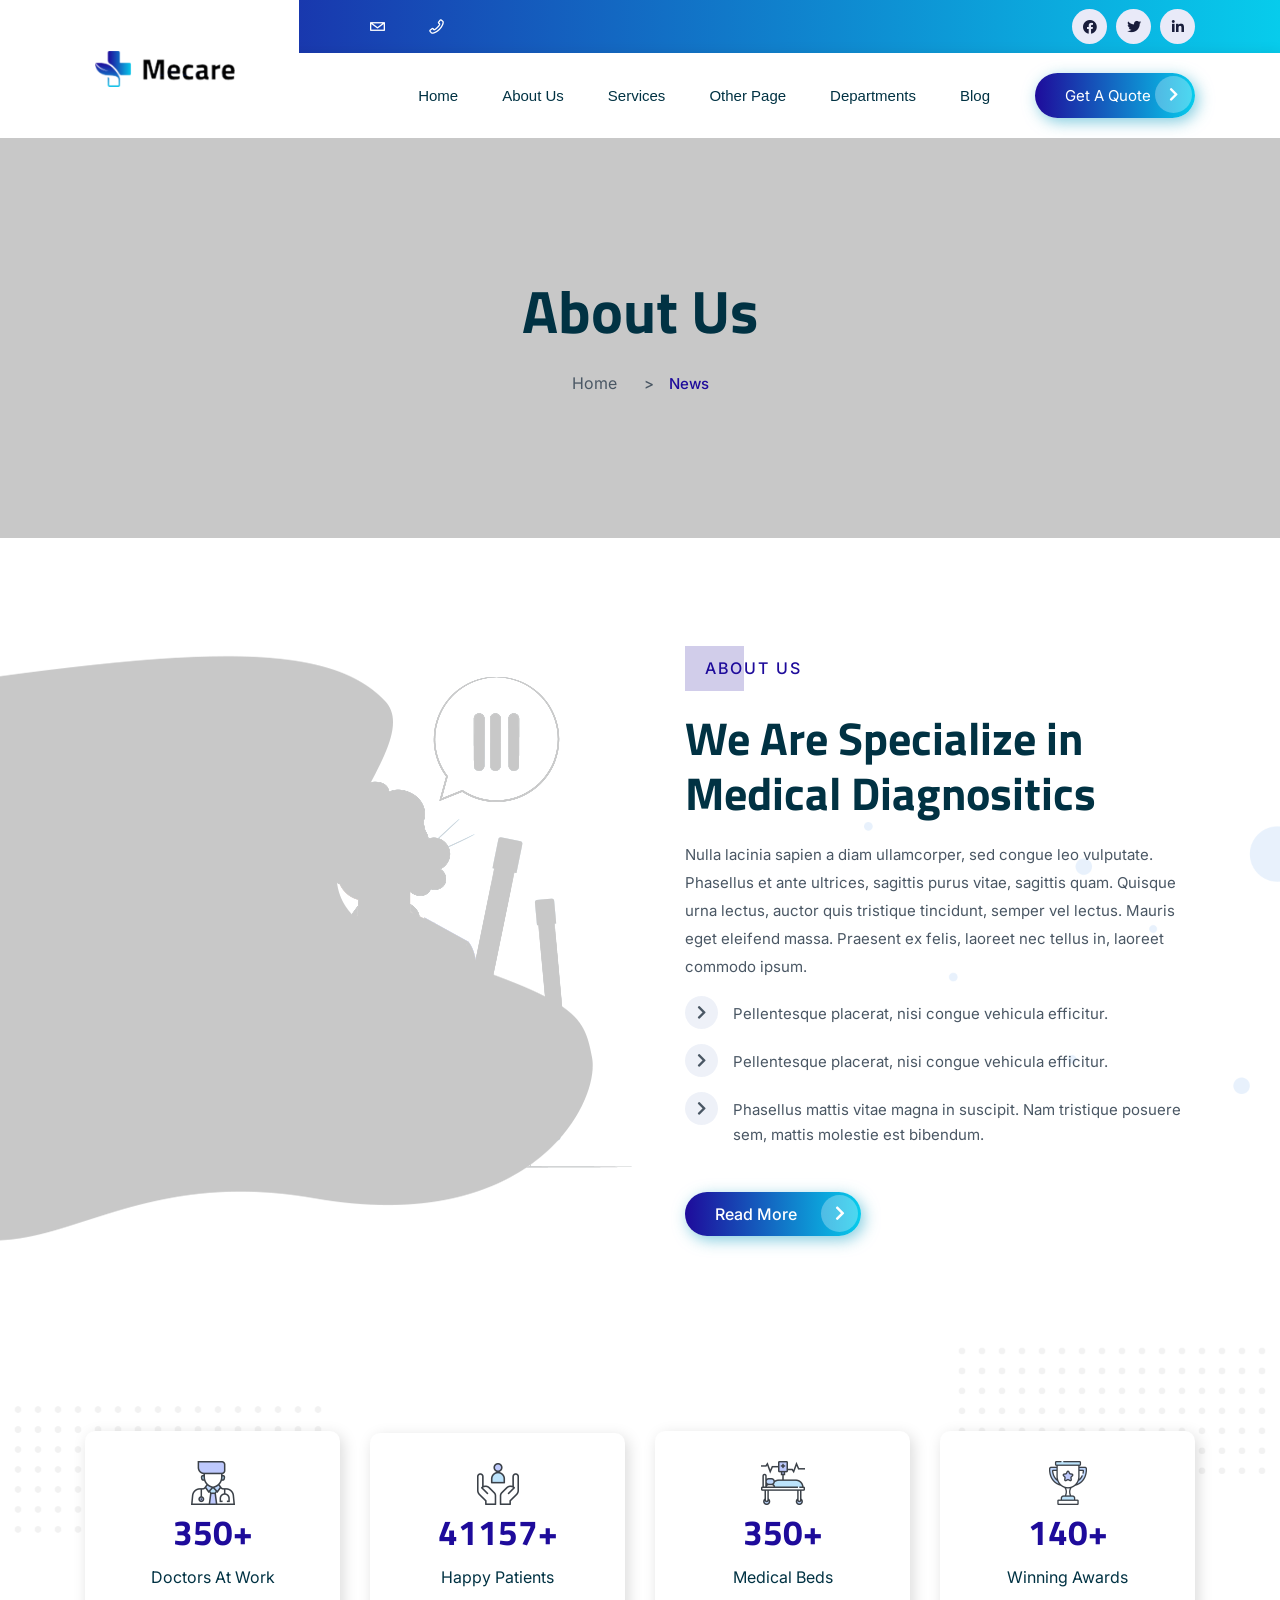
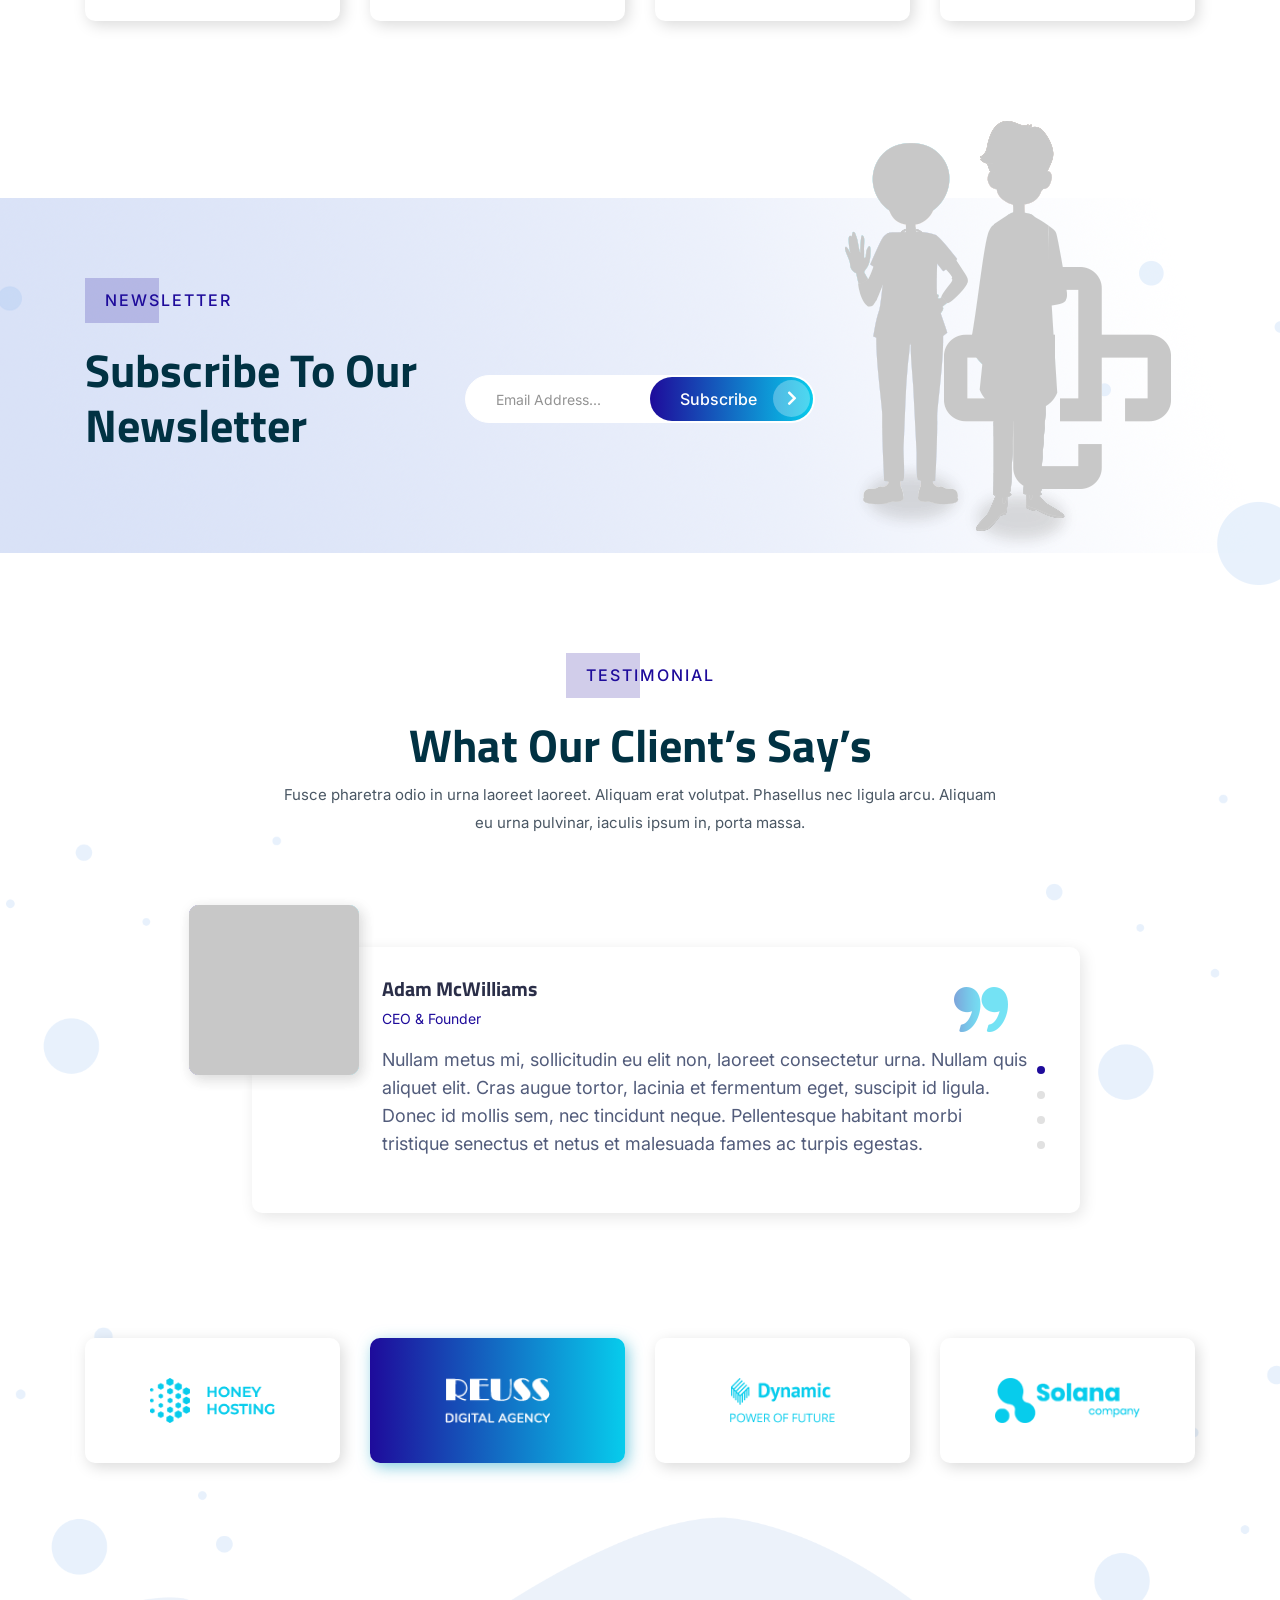
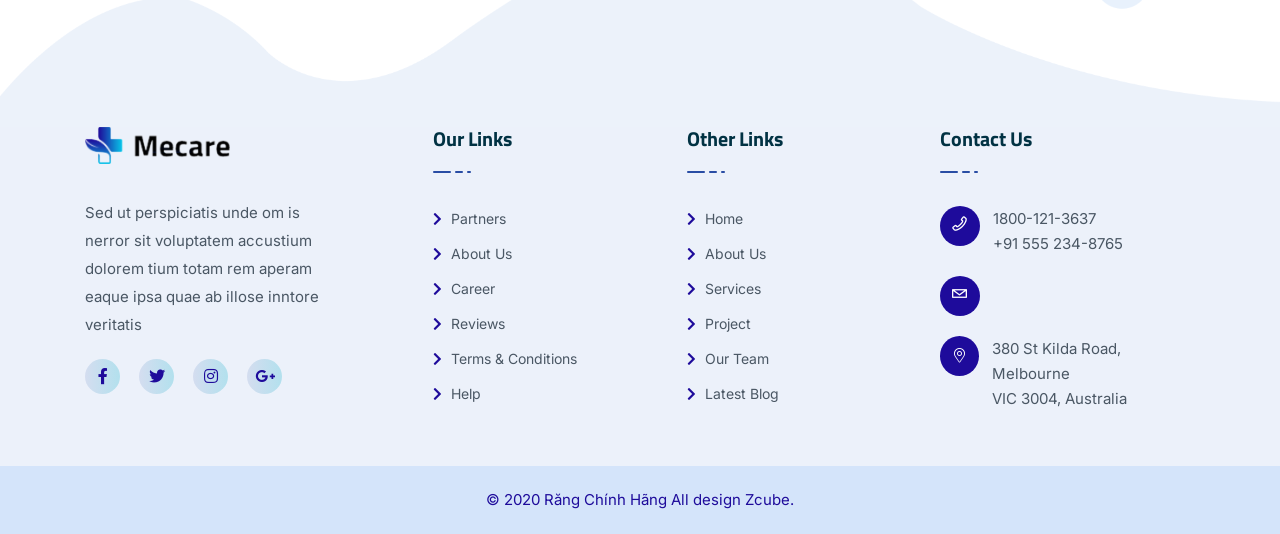
<file: about.html>
<!doctype html>
<html class="no-js" lang="zxx">
    <head>
        <meta charset="utf-8">
        <meta http-equiv="x-ua-compatible" content="ie=edge">
        <title> Răng Chính Hãng </title>
        <meta name="description" content="">
        <meta name="viewport" content="width=device-width, initial-scale=1">
		<link rel="shortcut icon" type="image/x-icon" href="img/favicon.ico">
        <!-- Place favicon.ico in the root Internist, General Practitonery -->

		<!-- CSS here -->
        <link rel="stylesheet" href="css/bootstrap.min.css">
        <link rel="stylesheet" href="css/animate.min.css">
        <link rel="stylesheet" href="css/magnific-popup.css">
        <link rel="stylesheet" href="fontawesome/css/all.min.css">
        <link rel="stylesheet" href="css/dripicons.css">
        <link rel="stylesheet" href="css/slick.css">
        <link rel="stylesheet" href="css/default.css">
        <link rel="stylesheet" href="css/meanmenu.css">
        <link rel="stylesheet" href="css/style.css">
        <link rel="stylesheet" href="css/responsive.css">
    </head>
    <body>
        <!-- header -->
        <header class="header-area">  
			<div class="header-top second-header d-none d-md-block">
                <div class="container">
                    <div class="row align-items-center">
                        <div class="col-lg-3 col-md-3 d-none d-lg-block">
                        </div>                       
                        <div class="col-lg-4 col-md-8 d-none  d-md-block">
                            <div class="header-cta">
                                <ul>                                   
                                    <li>
                                        <i class="icon dripicons-mail"></i>
<!--                                        <span>info@example.com</span>-->
                                    </li>
                                     <li>
                                        <i class="icon dripicons-phone"></i>

                                    </li>
                                </ul>
                            </div>
                        </div>
                         <div class="col-lg-5 col-md-3 d-none d-lg-block">
                             <div class="header-social text-right">
                            <span>
                                <a href="#" title="Facebook"><i class="fab fa-facebook"></i></a>
                                <a href="#" title="Twitter"><i class="fab fa-twitter"></i></a>
                                <a href="#" title="LinkedIn"><i class="fab fa-linkedin-in"></i></a>                               
                               </span>                    
                               <!--  /social media icon redux -->                               
                        </div>
                        </div>
                         
                    </div>
                </div>
            </div>		
            <div id="header-sticky" class="menu-area">
                <div class="container">
                    <div class="second-menu">
                        <div class="row align-items-center">
                            <div class="col-xl-2 col-lg-2">
                                <div class="logo">
                                    <a href="index.html"><img src="img/logo/logo.png" alt="logo"></a>
                                </div>
                            </div>
                            <div class="col-xl-8 col-lg-8">                               
                                <div class="main-menu text-right pr-15">
                                    <nav id="mobile-menu">
                                        <ul>
                                            <li class="has-sub">
												<a href="index.html">Home</a>
												<ul>													
													<li><a href="index.html">Home Page 01</a></li>
													<li><a href="index-2.html">Home Page 02</a></li>													
													<li><a href="index-3.html">Home Page 03</a></li>													
												</ul>
											</li>
                                            <li><a href="about.html">About Us</a></li>
                                            <li class="has-sub">
                                                <a href="services.html">Services</a>
                                                <ul>													
													<li><a href="services.html">Services</a></li>
													<li><a href="services-detail.html">Services Details</a></li>
												</ul>
                                            </li>                                                                                     
											<li class="has-sub"><a href="#">Other Page</a>
												<ul>													
													<li><a href="pricing.html">Pricing</a></li>
													<li><a href="team.html">Team</a></li>
                                                    <li><a href="shop.html">Shop</a></li>
													<li><a href="shop-details.html">Shop Details</a></li>
												</ul>
											</li>
                                            <li class="has-sub"> 
                                                <a href="departments.html">Departments</a>
                                                <ul>													
													<li><a href="departments.html">Departments</a></li>
													<li><a href="departments-detail.html">Departments Details</a></li>
												</ul>
                                            </li>
                                           
											<li class="has-sub"> 
                                                <a href="blog.html">Blog</a>
                                                <ul>													
													<li><a href="blog.html">Blog</a></li>
													<li><a href="blog-details.html">Blog Details</a></li>
												</ul>
                                            </li>               
                                        </ul>
                                    </nav>
                                </div>
                            </div>    
                             <div class="col-xl-2 col-lg-2 d-none d-lg-block">
                                 <a href="contact.html" class="top-btn">Get A Quote <i class="fas fa-chevron-right"></i></a>
                                 
                            </div>
                             <div class="col-12">
                            <div class="mobile-menu"></div>
                        </div>
                        </div>
                    </div>
                </div>
            </div>
        </header>
        <!-- header-end -->
        <!-- main-area -->
        <main>
            <!-- breadcrumb-area -->
            <section class="breadcrumb-area d-flex align-items-center" style="background-image:url(img/testimonial/test-bg.jpg)">
                <div class="container">
                    <div class="row">
                        <div class="col-xl-6 offset-xl-3 col-lg-8 offset-lg-2">
                            <div class="breadcrumb-wrap text-center">
                                <div class="breadcrumb-title mb-30">
                                    <h2>About Us</h2>                                    
                                </div>
                                <nav aria-label="breadcrumb">
                                    <ol class="breadcrumb">
                                        <li class="breadcrumb-item"><a href="index.html">Home</a></li>
                                        <li class="breadcrumb-item active" aria-current="page">News</li>
                                    </ol>
                                </nav>
                            </div>
                        </div>
                    </div>
                </div>
            </section>
            <!-- breadcrumb-area-end -->
				<!-- about-area -->
            <section id="about" class="about-area about-p mt-100 pb-80 p-relative" style="background-image:url(img/an-bg/an-bg03.png); background-size: contain; background-repeat: no-repeat;background-position: center center;">
                <div class="container">
                    <div class="row align-items-center">					
                      <div class="col-lg-6 col-md-12 col-sm-12">
                            <div class="s-about-img p-relative">
                                <img src="img/bg/illlustration.png" alt="img">
                                
                            </div>
                        </div>
                        <div class="col-lg-6 col-md-12 col-sm-12">
                            <div class="about-content s-about-content pl-30">
                                <div class="section-title mb-20">
                                    <span>About Us</span>
                                    <h2>We Are Specialize in Medical Diagnositics</h2>                                  
                                </div>
                                <p>Nulla lacinia sapien a diam ullamcorper, sed congue leo vulputate. Phasellus et ante ultrices, sagittis purus vitae, sagittis quam. Quisque urna lectus, auctor quis tristique tincidunt, semper vel lectus. Mauris eget eleifend massa. Praesent ex felis, laoreet nec tellus in, laoreet commodo ipsum.</p>
                                
                                <ul>
                                        <li>
                                            <div class="icon"><i class="fas fa-chevron-right"></i></div> 
                                            <div class="text">Pellentesque placerat, nisi congue vehicula efficitur.
                                            </div>
                                        </li>
                                        <li>
                                            <div class="icon"><i class="fas fa-chevron-right"></i></div> 
                                            <div class="text">Pellentesque placerat, nisi congue vehicula efficitur.
                                            </div>
                                        </li>
                                        <li>
                                            <div class="icon"><i class="fas fa-chevron-right"></i></div> 
                                            <div class="text">Phasellus mattis vitae magna in suscipit. Nam tristique posuere sem, mattis molestie est bibendum.
                                            </div>
                                        </li>
                                    <div></div>
                                </ul>
                               
                               <div class="slider-btn mt-30">                                          
                                            <a href="#" class="btn ss-btn" data-animation="fadeInRight" data-delay=".8s">Read More <i class="fas fa-chevron-right"></i></a>					
                                        </div>
                            </div>
                        </div>
                        
                    </div>
                </div>
            </section>
            <!-- about-area-end -->
            
			<!-- counter-area -->
            <div class="counter-area pt-100 mb-100" style="background-image:url(img/an-bg/an-bg04.png); background-repeat: no-repeat; background-size: contain; ">
                <div class="container">
                    <div class="row align-items-end">
                         <div class="col-lg-3 col-md-6 col-sm-12">
                           <div class="single-counter text-center" >
							 <img src="img/icon/cunt-icon01.png" alt="img">
                                <div class="counter p-relative">
                                    <span class="count">500</span><small>+</small>                                   
                                </div>
                                <p>Doctors At Work</p>                               
                            </div>
                        </div>
                      <div class="col-lg-3 col-md-6 col-sm-12">
                            <div class="single-counter text-center" >
								<img src="img/icon/cunt-icon02.png" alt="img">
                                <div class="counter p-relative">
                                    <span class="count">58796</span><small>+</small>                                   
                                </div>
                                <p>Happy Patients</p>                               
                            </div>
                        </div>
                        <div class="col-lg-3 col-md-6 col-sm-12">
                            <div class="single-counter text-center" >
								 <img src="img/icon/cunt-icon03.png" alt="img">
                                <div class="counter p-relative">
                                   <span class="count">500</span><small>+</small>                       
                                </div>
                                <p>Medical Beds</p>                               
                            </div>
                        </div>
                         <div class="col-lg-3 col-md-6 col-sm-12">
                            <div class="single-counter text-center" >
								 <img src="img/icon/cunt-icon04.png" alt="img">
                                <div class="counter p-relative">
                                    <span class="count">200</span><small>+</small>                      
                                </div>
                                <p>Winning Awards</p>                                
                            </div>
                        </div>
                    </div>
                </div>
            </div>
            <!-- counter-area-end -->	
			  <!-- newslater-area -->
            <section class="newslater-area pb-50" style="background-image: url(img/an-bg/an-bg06.png);background-position: center bottom; background-repeat: no-repeat;" >
                <div class="container">
                    <div class="row align-items-end">
                        <div class="col-xl-4 col-lg-4 col-lg-4">
                            <div class="section-title mb-100">
                                <span>NEWSLETTER</span>          
                                <h2>Subscribe To Our Newsletter</h2>
                            </div>
                        </div>
                        <div class="col-xl-4 col-lg-4">
                            <form name="ajax-form" id="contact-form4" action="#" method="post" class="contact-form newslater pb-130">
                               <div class="form-group">
                                  <input class="form-control" id="email2" name="email" type="email" placeholder="Email Address..." value="" required=""> 
                                  <button type="submit" class="btn btn-custom" id="send2">Subscribe <i class="fas fa-chevron-right"></i></button>
                               </div>
                               <!-- /Form-email -->	
                            </form>
                        </div>
                        <div class="col-xl-4 col-lg-4">
                            <img src="img/bg/news-illustration.png">
                        </div>
                    </div>
                   
                </div>
            </section>
            <!-- newslater-aread-end -->
            <!-- testimonial-area -->
            <section id="testimonios" class="testimonial-area testimonial-p pt-50 pb-85 fix" style="background-image: url(img/an-bg/an-bg07.png);background-position: center; background-repeat: no-repeat;background-size: contain;" >
                <div class="container">
                      <div class="row justify-content-center">
                        
                        <div class="col-lg-8"> 
                     <div class="section-title center-align mb-60 text-center">
                                <span>TESTIMONIAL</span>
                                <h2>What Our Client’s Say’s</h2>
                               <p>Fusce pharetra odio in urna laoreet laoreet. Aliquam erat volutpat. Phasellus nec ligula arcu. Aliquam eu urna pulvinar, iaculis ipsum in, porta massa.</p>
                            </div>
                            </div>
                            </div>
                    
                   <div class="row justify-content-center">
                        
                        <div class="col-lg-10">                           
                            <div class="testimonial-active">
                              
                         
                                <div class="single-testimonial">
                                     <div class="testi-img">
                                        <img src="img/testimonial/testimonial-img.png" alt="img">                                        
                                    </div>
                                    <div class="single-testimonial-bg">
								    <div class="com-icon"><img src="img/testimonial/qutation.png" alt="img"></div>
                                        <div class="testi-author">
                                                     <div class="ta-info">                                          
                                            <h6>Adam McWilliams</h6>
                                            <span>CEO & Founder</span>
                                            
                                        </div>
                                    </div>
                                    <p>Nullam metus mi, sollicitudin eu elit non, laoreet consectetur urna. Nullam quis aliquet elit. Cras augue tortor, lacinia et fermentum eget, suscipit id ligula. Donec id mollis sem, nec tincidunt neque. Pellentesque habitant morbi tristique senectus et netus et malesuada fames ac turpis egestas.</p>
                                        </div>
                                   
                                </div>
                                <div class="single-testimonial">
                                     <div class="testi-img">
                                        <img src="img/testimonial/testimonial-img.png" alt="img">                                        
                                    </div>
                                    <div class="single-testimonial-bg">
								    <div class="com-icon"><img src="img/testimonial/qutation.png" alt="img"></div>
                                        <div class="testi-author">
                                                     <div class="ta-info">                                          
                                            <h6>Rose Dose</h6>
                                            <span>Sale Executive</span>
                                            
                                        </div>
                                    </div>
                                    <p>Nullam metus mi, sollicitudin eu elit non, laoreet consectetur urna. Nullam quis aliquet elit. Cras augue tortor, lacinia et fermentum eget, suscipit id ligula. Donec id mollis sem, nec tincidunt neque. Pellentesque habitant morbi tristique senectus et netus et malesuada fames ac turpis egestas.</p>
                                        </div>
                                   
                                </div>
                                    <div class="single-testimonial">
                                     <div class="testi-img">
                                        <img src="img/testimonial/testimonial-img.png" alt="img">                                        
                                    </div>
                                    <div class="single-testimonial-bg">
								    <div class="com-icon"><img src="img/testimonial/qutation.png" alt="img"></div>
                                        <div class="testi-author">
                                                     <div class="ta-info">                                          
                                            <h6>Margie R. Robinson</h6>
                                            <span>Web Developer</span>
                                            
                                        </div>
                                    </div>
                                    <p>Nullam metus mi, sollicitudin eu elit non, laoreet consectetur urna. Nullam quis aliquet elit. Cras augue tortor, lacinia et fermentum eget, suscipit id ligula. Donec id mollis sem, nec tincidunt neque. Pellentesque habitant morbi tristique senectus et netus et malesuada fames ac turpis egestas.</p>
                                        </div>
                                   
                                </div>
                                     <div class="single-testimonial">
                                     <div class="testi-img">
                                        <img src="img/testimonial/testimonial-img.png" alt="img">                                        
                                    </div>
                                    <div class="single-testimonial-bg">
								    <div class="com-icon"><img src="img/testimonial/qutation.png" alt="img"></div>
                                        <div class="testi-author">
                                                     <div class="ta-info">                                          
                                            <h6>Jone Dose</h6>
                                            <span>MD & Founder</span>
                                            
                                        </div>
                                    </div>
                                    <p>Nullam metus mi, sollicitudin eu elit non, laoreet consectetur urna. Nullam quis aliquet elit. Cras augue tortor, lacinia et fermentum eget, suscipit id ligula. Donec id mollis sem, nec tincidunt neque. Pellentesque habitant morbi tristique senectus et netus et malesuada fames ac turpis egestas.</p>
                                        </div>
                                   
                                </div>
                            
                                
                            </div>
                        </div>
                        
                    </div>
                </div>
            </section>
            <!-- testimonial-area-end -->
             <!-- brand-area -->
            <div class="brand-area" style="background-image:url(img/an-bg/an-bg12.png); background-size: cover;background-repeat: no-repeat;">
                <div class="container">
                    <div class="row brand-active">
                        <div class="col-xl-2">
                            <div class="single-brand">
                                <img src="img/brand/c-logo.png" alt="img">
                            </div>
                        </div>
                        <div class="col-xl-2">
                            <div class="single-brand active">
                                  <img src="img/brand/c-logo02.png" alt="img">
                            </div>
                        </div>
                        <div class="col-xl-2">
                            <div class="single-brand">
                                  <img src="img/brand/c-logo03.png" alt="img">
                            </div>
                        </div>
                        <div class="col-xl-2">
                            <div class="single-brand">
                                  <img src="img/brand/c-logo04.png" alt="img">
                            </div>
                        </div>
                        <div class="col-xl-2">
                            <div class="single-brand">
                                  <img src="img/brand/c-logo.png" alt="img">
                            </div>
                        </div>
                    </div>
                </div>
            </div>
            <!-- brand-area-end -->
			
        </main>
        <!-- main-area-end -->
        <!-- footer -->
        <footer class="footer-bg footer-p" >
            <div class="overly"><img src="img/an-bg/footer-bg.png" alt="rest"></div>
            <div class="footer-top pb-30" style="background-color: #ECF1FA;">
                <div class="container">
                    <div class="row justify-content-between">
                        
                        <div class="col-xl-3 col-lg-3 col-sm-6">
                            <div class="footer-widget mb-30">
                                <div class="flog mb-35">
                                    <a href="#"><img src="img/logo/logo.png" alt="logo"></a>
                                </div>
                                <div class="footer-text mb-20">
                                    <p>Sed ut perspiciatis unde om is nerror sit voluptatem accustium dolorem tium totam rem aperam eaque ipsa quae ab illose
                                    inntore veritatis</p>
                                </div>
                                <div class="footer-social">
                                    <a href="#"><i class="fab fa-facebook-f"></i></a>
                                    <a href="#"><i class="fab fa-twitter"></i></a>
                                    <a href="#"><i class="fab fa-instagram"></i></a>
                                    <a href="#"><i class="fab fa-google-plus-g"></i></a>
                                </div>
                            </div>
                        </div>
                        
                        
						<div class="col-xl-2 col-lg-2 col-sm-6">
                            <div class="footer-widget mb-30">
                                <div class="f-widget-title">
                                    <h5>Our Links</h5>
                                </div>
                                <div class="footer-link">
                                    <ul>                                        
                                        <li><a href="#"><i class="fas fa-chevron-right"></i> Partners</a></li>
										<li><a href="#"><i class="fas fa-chevron-right"></i> About Us</a></li>
                                        <li><a href="#"><i class="fas fa-chevron-right"></i> Career</a></li>
                                        <li><a href="#"><i class="fas fa-chevron-right"></i> Reviews</a></li>
                                        <li><a href="#"><i class="fas fa-chevron-right"></i> Terms & Conditions</a></li>
                                        <li><a href="#"><i class="fas fa-chevron-right"></i> Help</a></li>
                                    </ul>
                                </div>
                            </div>
                        </div>
                        <div class="col-xl-2 col-lg-2 col-sm-6">
                            <div class="footer-widget mb-30">
                                <div class="f-widget-title">
                                    <h5>Other Links</h5>
                                </div>
                                <div class="footer-link">
                                    <ul>
                                        <li><a href="#"><i class="fas fa-chevron-right"></i> Home</a></li>
                                        <li><a href="#"><i class="fas fa-chevron-right"></i> About Us</a></li>
                                        <li><a href="#"><i class="fas fa-chevron-right"></i> Services</a></li>
                                        <li><a href="#"><i class="fas fa-chevron-right"></i> Project</a></li>
                                        <li><a href="#"><i class="fas fa-chevron-right"></i> Our Team</a></li>
                                        <li><a href="#"><i class="fas fa-chevron-right"></i> Latest Blog</a></li>
                                    </ul>
                                </div>
                            </div>
                        </div>  
                        <div class="col-xl-3 col-lg-3 col-sm-6">
                            <div class="footer-widget mb-30">
                                <div class="f-widget-title">
                                    <h5>Contact Us</h5>
                                </div>
                                <div class="footer-link">
                                    <div class="f-contact">
                                    <ul>
                                    <li>
                                        <i class="icon dripicons-phone"></i>
                                        <span>1800-121-3637<br>+91 555 234-8765</span>
                                    </li>
                                    <li>
                                        <i class="icon dripicons-mail"></i>
<!--                                         <span><a href="mailto:info@example.com">info@example.com</a><br><a href="mailto:sale@example.com">sale@example.com</a></span>-->
                                    </li>
                                    <li>
                                      <i class="fal fa-map-marker-alt"></i>
                                         <span>380 St Kilda Road, Melbourne<br>VIC 3004, Australia</span>
                                    </li>
                                </ul>
                                    
                                    </div>
                                   
                                    
                                </div>
                            </div>
                        </div>
                        
                    </div>
                </div>
            </div>
            <div class="copyright-wrap">
                <div class="container">
                    <div class="row">
                        <div class="col-12">
                            <div class="copyright-text text-center">
                                <p>&copy; 2020 Răng Chính Hãng  All design Zcube.</p>
                            </div>
                        </div>
                    </div>
                </div>
            </div>
        </footer>
        <!-- footer-end -->


		<!-- JS here -->
        	<!-- JS here -->
        <script src="js/vendor/modernizr-3.5.0.min.js"></script>
        <script src="js/vendor/jquery-1.12.4.min.js"></script>
        <script src="js/popper.min.js"></script>
        <script src="js/bootstrap.min.js"></script>
        <script src="js/one-page-nav-min.js"></script>
        <script src="js/jquery.meanmenu.min.js"></script>
        <script src="js/slick.min.js"></script>
        <script src="js/ajax-form.js"></script>
        <script src="js/paroller.js"></script>
        <script src="js/wow.min.js"></script>
        <script src="js/js_isotope.pkgd.min.js"></script>
        <script src="js/imagesloaded.min.js"></script>
        <script src="js/parallax.min.js"></script>
        <script src="js/jquery.waypoints.min.js"></script>
        <script src="js/jquery.counterup.min.js"></script>
        <script src="js/jquery.scrollUp.min.js"></script>
        <script src="js/parallax-scroll.js"></script>
        <script src="js/jquery.magnific-popup.min.js"></script>
        <script src="js/element-in-view.js"></script>
        <script src="js/main.js"></script>
    </body>
</html>
</file>
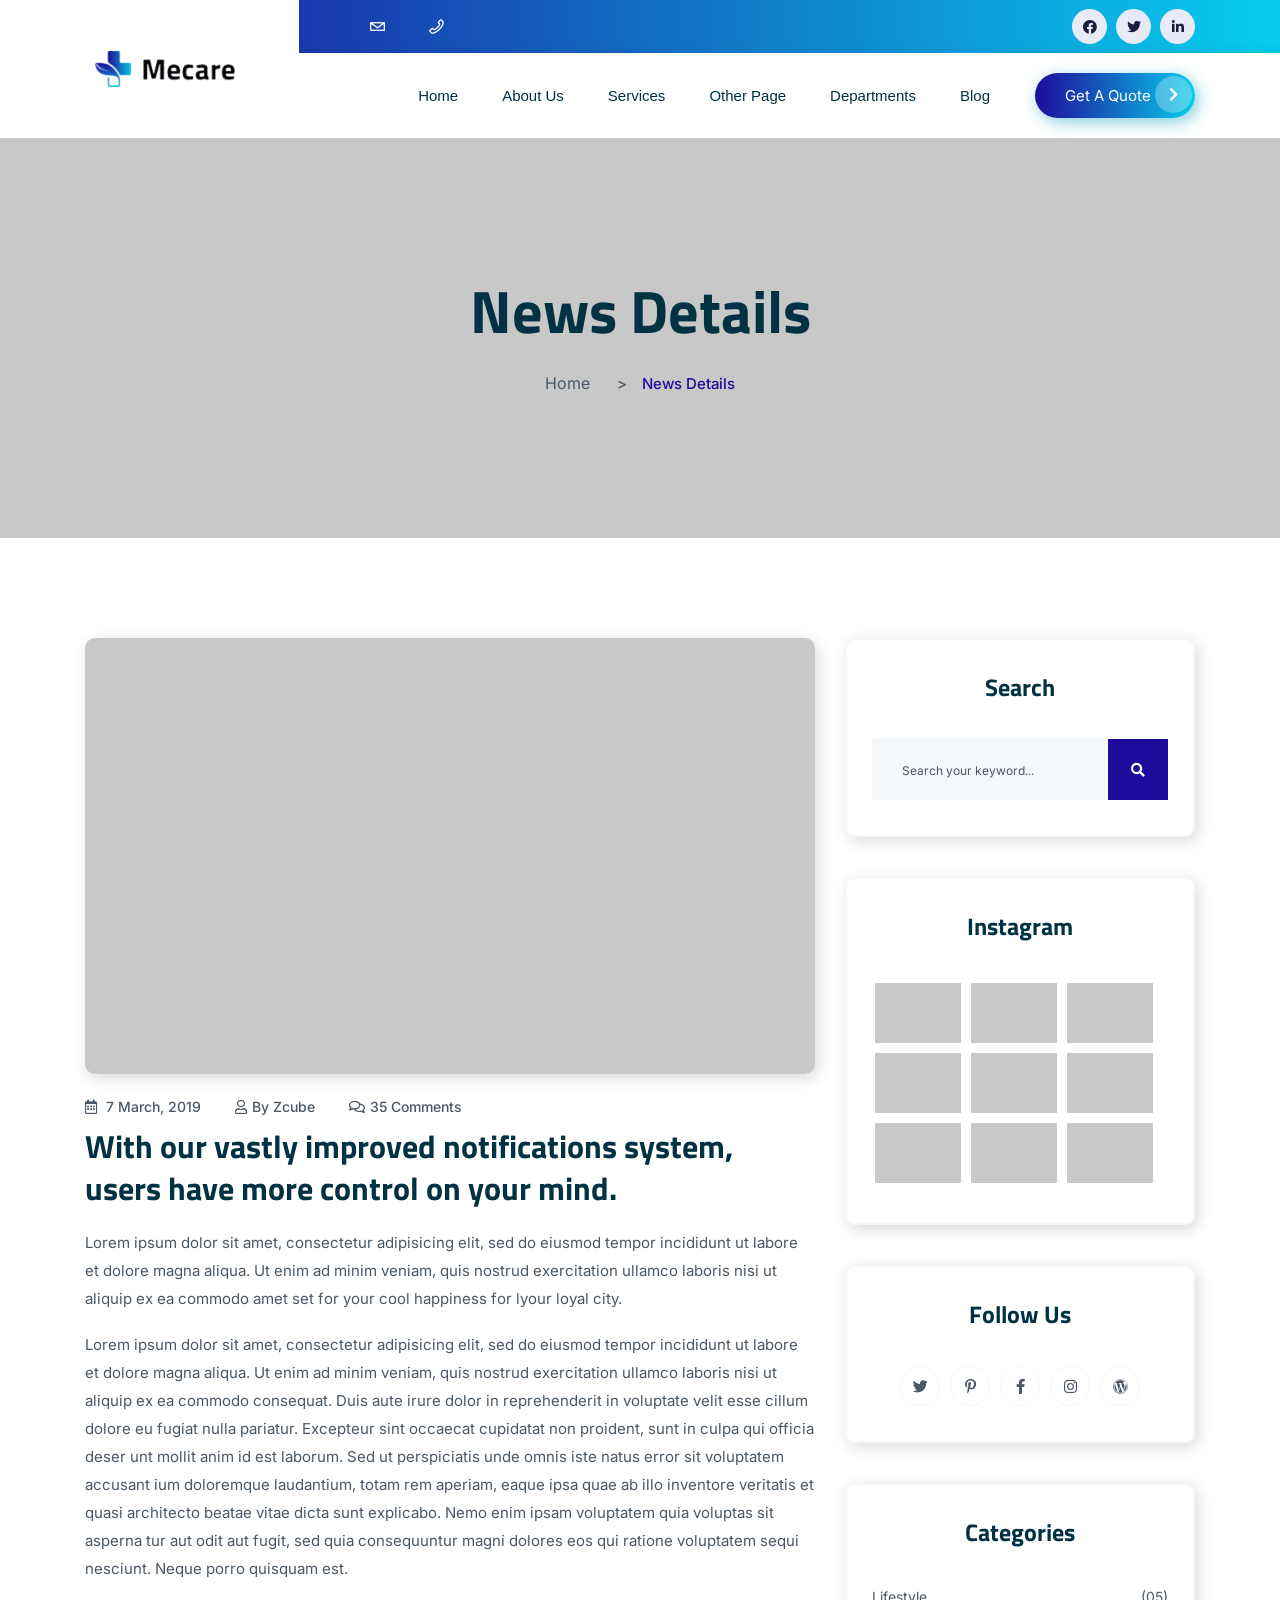
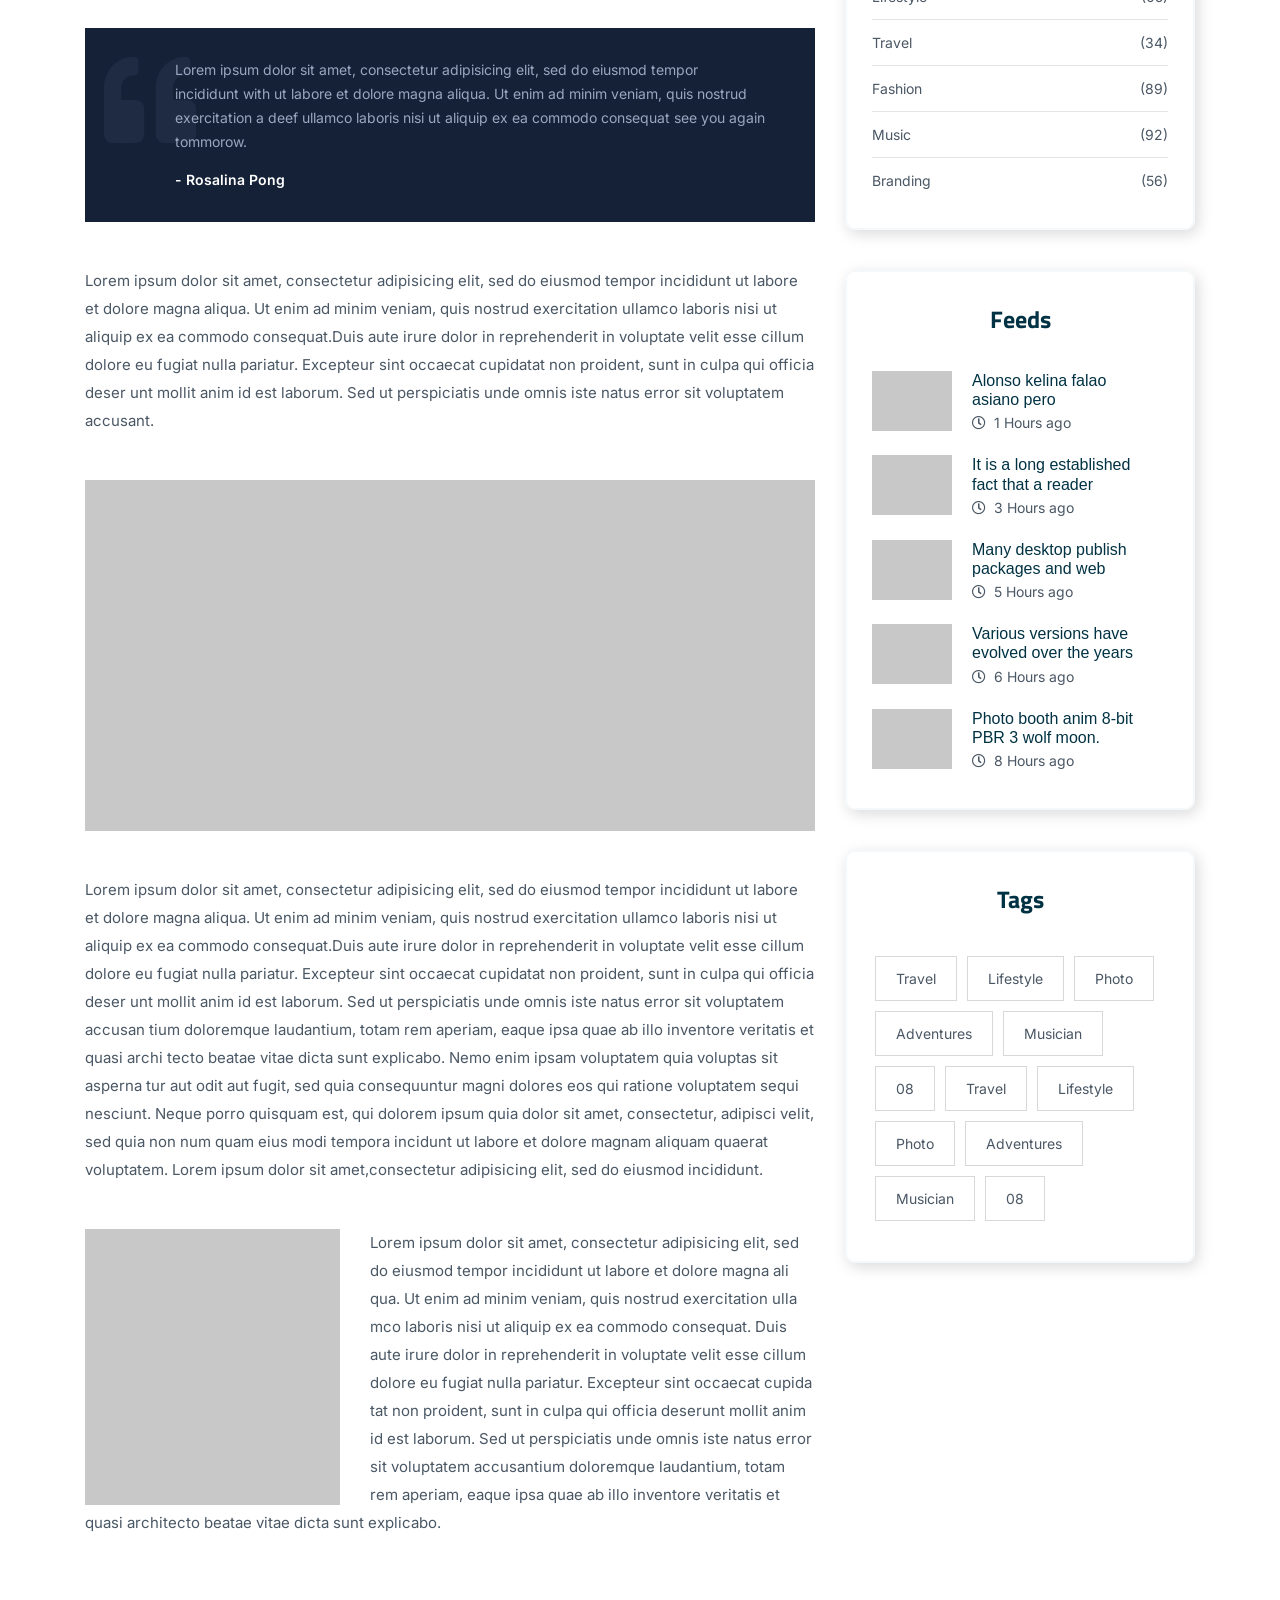
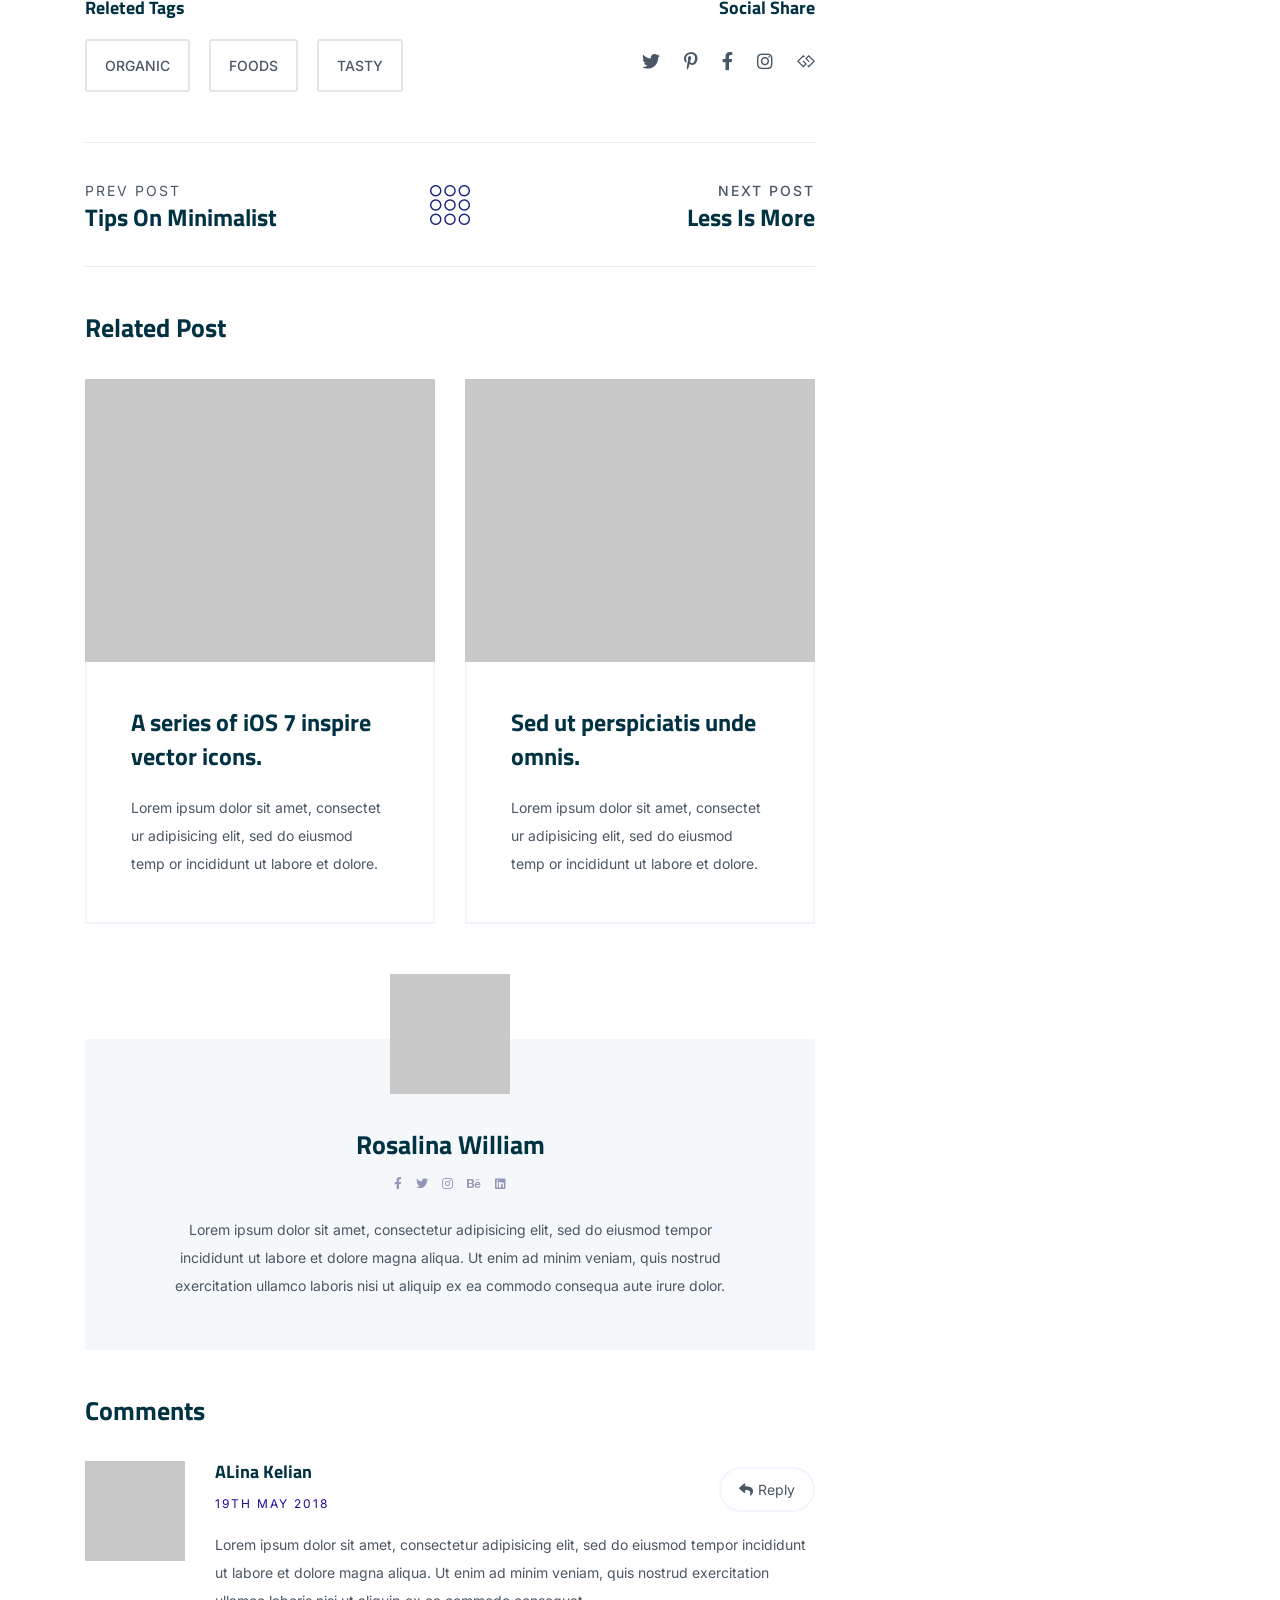
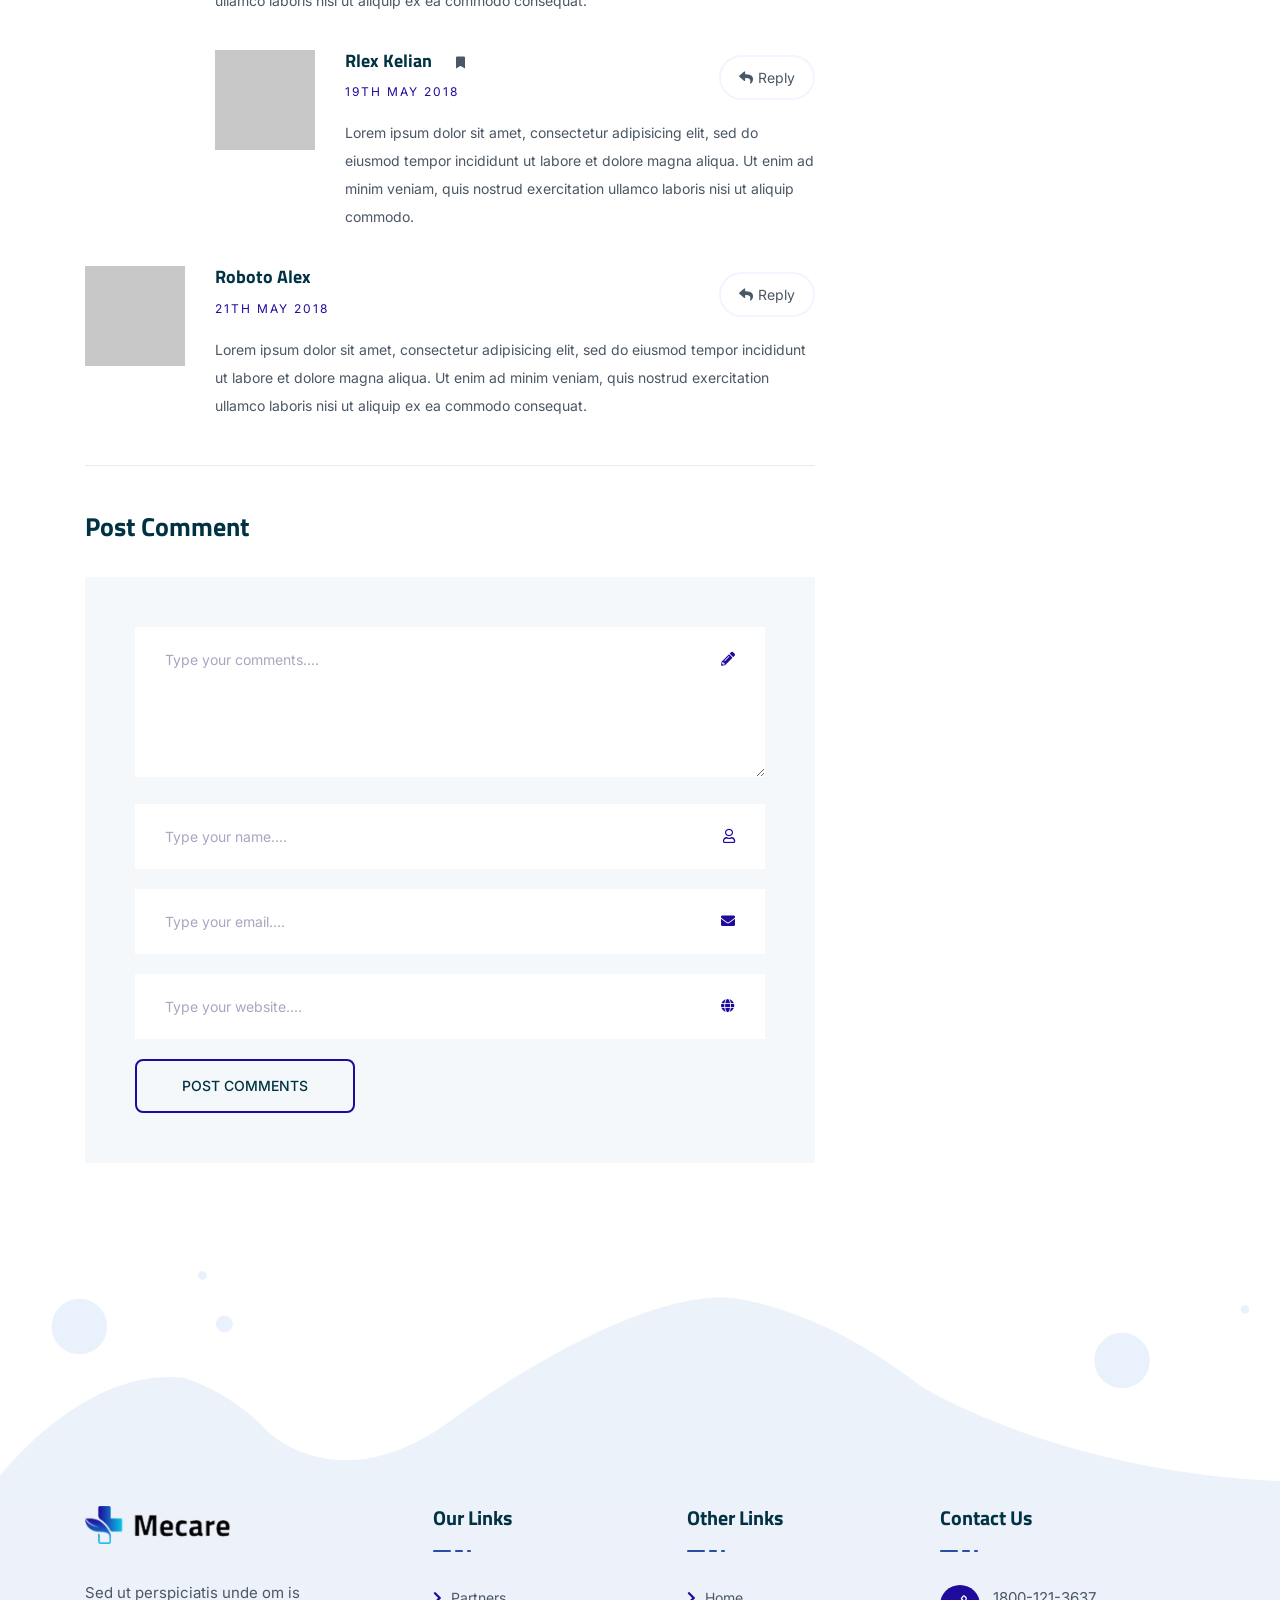
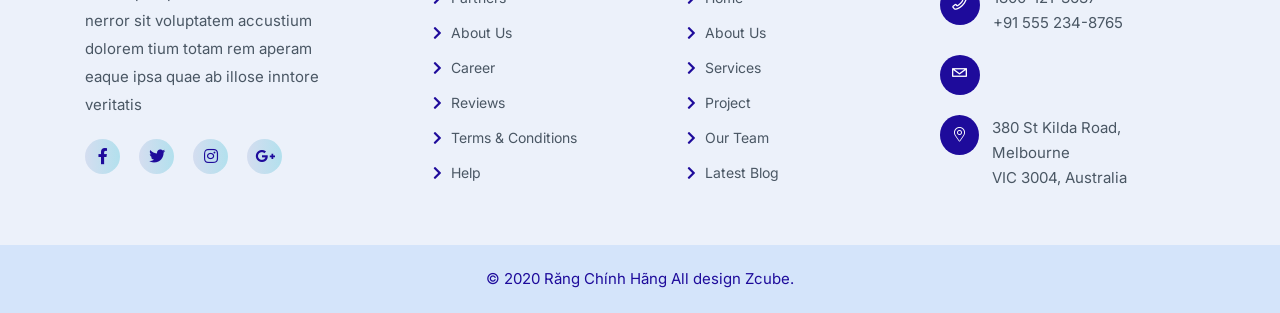
<file: blog-details.html>
<!doctype html>
<html class="no-js" lang="zxx">
    <head>
        <meta charset="utf-8">
        <meta http-equiv="x-ua-compatible" content="ie=edge">
        <title> Răng Chính Hãng </title>
        <meta name="description" content="">
        <meta name="viewport" content="width=device-width, initial-scale=1">
		<link rel="shortcut icon" type="image/x-icon" href="img/favicon.ico">
        <!-- Place favicon.ico in the root Internist, General Practitonery -->

		<!-- CSS here -->
        <link rel="stylesheet" href="css/bootstrap.min.css">
        <link rel="stylesheet" href="css/animate.min.css">
        <link rel="stylesheet" href="css/magnific-popup.css">
        <link rel="stylesheet" href="fontawesome/css/all.min.css">
        <link rel="stylesheet" href="css/dripicons.css">
        <link rel="stylesheet" href="css/slick.css">
        <link rel="stylesheet" href="css/default.css">
        <link rel="stylesheet" href="css/meanmenu.css">
        <link rel="stylesheet" href="css/style.css">
        <link rel="stylesheet" href="css/responsive.css">
    </head>
    <body>
        <!-- header -->
        <header class="header-area">  
			<div class="header-top second-header d-none d-md-block">
                <div class="container">
                    <div class="row align-items-center">
                        <div class="col-lg-3 col-md-3 d-none d-lg-block">
                        </div>                       
                        <div class="col-lg-4 col-md-8 d-none  d-md-block">
                            <div class="header-cta">
                                <ul>                                   
                                    <li>
                                        <i class="icon dripicons-mail"></i>
<!--                                        <span>info@example.com</span>-->
                                    </li>
                                     <li>
                                        <i class="icon dripicons-phone"></i>

                                    </li>
                                </ul>
                            </div>
                        </div>
                         <div class="col-lg-5 col-md-3 d-none d-lg-block">
                             <div class="header-social text-right">
                            <span>
                                <a href="#" title="Facebook"><i class="fab fa-facebook"></i></a>
                                <a href="#" title="Twitter"><i class="fab fa-twitter"></i></a>
                                <a href="#" title="LinkedIn"><i class="fab fa-linkedin-in"></i></a>                               
                               </span>                    
                               <!--  /social media icon redux -->                               
                        </div>
                        </div>
                         
                    </div>
                </div>
            </div>		
            <div id="header-sticky" class="menu-area">
                <div class="container">
                    <div class="second-menu">
                        <div class="row align-items-center">
                            <div class="col-xl-2 col-lg-2">
                                <div class="logo">
                                    <a href="index.html"><img src="img/logo/logo.png" alt="logo"></a>
                                </div>
                            </div>
                            <div class="col-xl-8 col-lg-8">                               
                                <div class="main-menu text-right pr-15">
                                    <nav id="mobile-menu">
                                        <ul>
                                            <li class="has-sub">
												<a href="index.html">Home</a>
												<ul>													
													<li><a href="index.html">Home Page 01</a></li>
													<li><a href="index-2.html">Home Page 02</a></li>													
													<li><a href="index-3.html">Home Page 03</a></li>													
												</ul>
											</li>
                                            <li><a href="about.html">About Us</a></li>
                                            <li class="has-sub">
                                                <a href="services.html">Services</a>
                                                <ul>													
													<li><a href="services.html">Services</a></li>
													<li><a href="services-detail.html">Services Details</a></li>
												</ul>
                                            </li>                                                                                     
											<li class="has-sub"><a href="#">Other Page</a>
												<ul>													
													<li><a href="pricing.html">Pricing</a></li>
													<li><a href="team.html">Team</a></li>
                                                    <li><a href="shop.html">Shop</a></li>
													<li><a href="shop-details.html">Shop Details</a></li>
												</ul>
											</li>
                                            <li class="has-sub"> 
                                                <a href="departments.html">Departments</a>
                                                <ul>													
													<li><a href="departments.html">Departments</a></li>
													<li><a href="departments-detail.html">Departments Details</a></li>
												</ul>
                                            </li>
                                           
											<li class="has-sub"> 
                                                <a href="blog.html">Blog</a>
                                                <ul>													
													<li><a href="blog.html">Blog</a></li>
													<li><a href="blog-details.html">Blog Details</a></li>
												</ul>
                                            </li>               
                                        </ul>
                                    </nav>
                                </div>
                            </div>    
                             <div class="col-xl-2 col-lg-2 d-none d-lg-block">
                                 <a href="contact.html" class="top-btn">Get A Quote <i class="fas fa-chevron-right"></i></a>
                                 
                            </div>
                             <div class="col-12">
                            <div class="mobile-menu"></div>
                        </div>
                        </div>
                    </div>
                </div>
            </div>
        </header>
        <!-- header-end -->
        <main>
            <!-- breadcrumb-area -->
            <section class="breadcrumb-area d-flex align-items-center" style="background-image:url(img/testimonial/test-bg.jpg)">
                <div class="container">
                    <div class="row">
                        <div class="col-xl-6 offset-xl-3 col-lg-8 offset-lg-2">
                            <div class="breadcrumb-wrap text-center">
                                <div class="breadcrumb-title mb-30">
                                    <h2>News Details</h2>                                   
                                </div>
                                <nav aria-label="breadcrumb">
                                    <ol class="breadcrumb">
                                        <li class="breadcrumb-item"><a href="index.html">Home</a></li>
                                        <li class="breadcrumb-item active" aria-current="page">News Details</li>
                                    </ol>
                                </nav>
                            </div>
                        </div>
                    </div>
                </div>
            </section>
            <!-- breadcrumb-area-end -->
            <!-- inner-blog -->
            <section class="inner-blog b-details-p pt-100 pb-50">
                <div class="container">
                    <div class="row">
                        <div class="col-lg-8">
                            <div class="blog-details-wrap">
							<div class="bsingle__post-thumb mb-30">
                                    <img src="img/blog/inner_b1.jpg" alt="">
                                </div>
                                <div class="meta__info">
                                    <ul>
                                        <li><a href="#">  <i class="far fa-calendar-alt"></i>  7 March, 2019</a></li>
                                            <li><a href="#"><i class="far fa-user"></i>by Zcube</a></li>
                                            <li><i class="far fa-comments"></i>35 Comments</li>
                                    </ul>
                                </div>
                                <div class="details__content pb-50">
                                    <h2>With our vastly improved notifications system, users
                                        have more control on your mind.</h2>
                                    <p>Lorem ipsum dolor sit amet, consectetur adipisicing elit, sed do eiusmod tempor incididunt
                                        ut labore et dolore magna aliqua. Ut enim ad minim veniam, quis nostrud exercitation ullamco laboris
                                        nisi ut aliquip
                                        ex ea commodo amet set for your cool happiness for lyour loyal city.</p>
                                    <p>Lorem ipsum dolor sit amet, consectetur adipisicing elit, sed do eiusmod tempor incididunt
                                        ut labore et dolore magna aliqua. Ut enim ad minim veniam, quis nostrud exercitation ullamco laboris
                                        nisi ut aliquip
                                        ex ea commodo consequat. Duis aute irure dolor in reprehenderit in voluptate velit esse cillum dolore eu
                                        fugiat
                                        nulla pariatur. Excepteur sint occaecat cupidatat non proident, sunt in culpa qui officia deser unt
                                        mollit anim id est
                                        laborum. Sed ut perspiciatis unde omnis iste natus error sit voluptatem accusant ium doloremque
                                        laudantium, totam rem
                                        aperiam, eaque ipsa quae ab illo inventore veritatis et quasi architecto beatae vitae dicta sunt
                                        explicabo. Nemo enim
                                        ipsam voluptatem quia voluptas sit asperna tur aut odit aut fugit, sed quia consequuntur magni dolores
                                        eos qui
                                        ratione voluptatem sequi nesciunt. Neque porro quisquam est.</p>
                                    <blockquote>
                                        Lorem ipsum dolor sit amet, consectetur adipisicing elit, sed do eiusmod tempor incididunt
                                        with ut labore et dolore magna aliqua. Ut enim ad minim veniam, quis nostrud exercitation a deef
                                        ullamco laboris nisi ut aliquip ex ea commodo consequat see you again tommorow.
                                        <footer>- Rosalina Pong</footer>
                                    </blockquote>
                                    <p>Lorem ipsum dolor sit amet, consectetur adipisicing elit, sed do eiusmod tempor incididunt
                                        ut labore et dolore magna aliqua. Ut enim ad minim veniam, quis nostrud exercitation ullamco laboris
                                        nisi ut aliquip
                                        ex ea commodo consequat.Duis aute irure dolor in reprehenderit in voluptate velit esse cillum dolore eu
                                        fugiat
                                        nulla pariatur. Excepteur sint occaecat cupidatat non proident, sunt in culpa qui officia deser unt
                                        mollit anim id est
                                        laborum. Sed ut perspiciatis unde omnis iste natus error sit voluptatem accusant.</p>
                                    <div class="details__content-img">
                                        <img src="img/blog/b_details01.jpg" alt="">
                                    </div>
                                    <p>Lorem ipsum dolor sit amet, consectetur adipisicing elit, sed do eiusmod tempor incididunt
                                        ut labore et dolore magna aliqua. Ut enim ad minim veniam, quis nostrud exercitation ullamco laboris
                                        nisi ut aliquip
                                        ex ea commodo consequat.Duis aute irure dolor in reprehenderit in voluptate velit esse cillum dolore eu
                                        fugiat
                                        nulla pariatur. Excepteur sint occaecat cupidatat non proident, sunt in culpa qui officia deser unt
                                        mollit anim id est
                                        laborum. Sed ut perspiciatis unde omnis iste natus error sit voluptatem accusan tium doloremque
                                        laudantium, totam rem
                                        aperiam, eaque ipsa quae ab illo inventore veritatis et quasi archi tecto beatae vitae dicta sunt
                                        explicabo. Nemo enim
                                        ipsam voluptatem quia voluptas sit asperna tur aut odit aut fugit, sed quia consequuntur magni dolores
                                        eos qui
                                        ratione voluptatem sequi nesciunt. Neque porro quisquam est, qui dolorem ipsum quia dolor sit amet,
                                        consectetur,
                                        adipisci velit, sed quia non num quam eius modi tempora incidunt ut labore et dolore magnam aliquam
                                        quaerat voluptatem.
                                        Lorem ipsum dolor sit amet,consectetur adipisicing elit, sed do eiusmod incididunt.</p>
                                    <figure>
                                        <img src="img/blog/b_details02.jpg" alt="">
                                        <p>Lorem ipsum dolor sit amet, consectetur adipisicing elit, sed do eiusmod tempor incididunt ut labore
                                            et dolore magna
                                            ali qua. Ut enim ad minim veniam, quis nostrud exercitation ulla mco laboris nisi ut aliquip ex ea
                                            commodo consequat.
                                            Duis aute irure dolor in reprehenderit in voluptate velit esse cillum dolore eu fugiat nulla
                                            pariatur. Excepteur sint
                                            occaecat cupida tat non proident, sunt in culpa qui officia deserunt mollit anim id est laborum. Sed
                                            ut perspiciatis
                                            unde omnis iste natus error sit voluptatem accusantium doloremque laudantium, totam rem aperiam,
                                            eaque ipsa quae ab
                                            illo inventore veritatis et quasi architecto beatae vitae dicta sunt explicabo.</p>
                                    </figure>
                                    <div class="row">
                                        <div class="col-xl-6 col-md-7">
                                            <div class="post__tag">
                                                <h5>Releted Tags</h5>
                                                <ul>
                                                    <li><a href="#">organic</a></li>
                                                    <li><a href="#">Foods</a></li>
                                                    <li><a href="#">tasty</a></li>
                                                </ul>
                                            </div>
                                        </div>
                                        <div class="col-xl-6 col-md-5">
                                            <div class="post__share text-right">
                                                <h5>Social Share</h5>
                                                <ul>
                                                    <li><a href="#"><i class="fab fa-twitter"></i></a></li>
                                                    <li><a href="#"><i class="fab fa-pinterest-p"></i></a></li>
                                                    <li><a href="#"><i class="fab fa-facebook-f"></i></a></li>
                                                    <li><a href="#"><i class="fab fa-instagram"></i></a></li>
                                                    <li><a href="#"><i class="fab fa-gg"></i></a></li>
                                                </ul>
                                            </div>
                                        </div>
                                    </div>
                                </div>
                                <div class="posts_navigation pt-35 pb-35">
                                    <div class="row align-items-center">
                                        <div class="col-xl-4 col-md-5">
                                            <div class="prev-link">
                                                <span>Prev Post</span>
                                                <h4><a href="#">Tips on Minimalist</a></h4>
                                            </div>
                                        </div>
                                        <div class="col-xl-4 col-md-2 text-left text-md-center">
                                            <a href="blog.html" class="blog-filter"><img src="img/icon/c_d01.png" alt=""></a>
                                        </div>
                                        <div class="col-xl-4 col-md-5">
                                            <div class="next-link text-left text-md-right">
                                                <span>next Post</span>
                                                <h4><a href="#">Less Is More</a></h4>
                                            </div>
                                        </div>
                                    </div>
                                </div>
                                <div class="related__post mt-45 mb-85">
                                    <div class="post-title">
                                        <h4>Related Post</h4>
                                    </div>
                                    <div class="row">
                                        <div class="col-md-6">
                                            <div class="related-post-wrap mb-30">
                                                <div class="post-thumb">
                                                    <img src="img/blog/b_details03.jpg" alt="">
                                                </div>
                                                <div class="rp__content">
                                                    <h3><a href="#">A series of iOS 7 inspire
                                                            vector icons.</a></h3>
                                                    <p>Lorem ipsum dolor sit amet, consectet ur adipisicing elit, sed do eiusmod temp or
                                                        incididunt ut labore et dolore.</p>
                                                </div>
                                            </div>
                                        </div>
                                        <div class="col-md-6">
                                            <div class="related-post-wrap mb-30">
                                                <div class="post-thumb">
                                                    <img src="img/blog/b_details04.jpg" alt="">
                                                </div>
                                                <div class="rp__content">
                                                    <h3><a href="#">Sed ut perspiciatis unde omnis.</a></h3>
                                                    <p>Lorem ipsum dolor sit amet, consectet ur adipisicing elit, sed do eiusmod temp or
                                                        incididunt ut labore et dolore.</p>
                                                </div>
                                            </div>
                                        </div>
                                    </div>
                                </div>
                                <div class="avatar__wrap text-center mb-45">
                                    <div class="avatar-img">
                                        <img src="img/blog/comment/avatar.png" alt="">
                                    </div>
                                    <div class="avatar__info">
                                        <h5>Rosalina William</h5>
                                        <div class="avatar__info-social">
                                            <a href="#"><i class="fab fa-facebook-f"></i></a>
                                            <a href="#"><i class="fab fa-twitter"></i></a>
                                            <a href="#"><i class="fab fa-instagram"></i></a>
                                            <a href="#"><i class="fab fa-behance"></i></a>
                                            <a href="#"><i class="fab fa-linkedin"></i></a>
                                        </div>
                                    </div>
                                    <div class="avatar__wrap-content">
                                        <p>Lorem ipsum dolor sit amet, consectetur adipisicing elit, sed do eiusmod tempor incididunt ut labore
                                            et dolore magna aliqua. Ut enim ad minim veniam, quis nostrud exercitation ullamco laboris nisi ut
                                            aliquip ex ea commodo consequa aute irure dolor.</p>
                                    </div>
                                </div>
                                <div class="comment__wrap pb-45 mb-45">
                                    <div class="comment__wrap-title">
                                        <h5>Comments</h5>
                                    </div>
                                    <div class="single__comment mb-35">
                                        <div class="comments-avatar">
                                            <img src="img/blog/comment/c_01.png" alt="">
                                        </div>
                                        <div class="comment-text">
                                            <div class="avatar-name mb-15">
                                                <h6>ALina Kelian</h6>
                                                <span>19th May 2018</span>
                                                <a href="#" class="comment-reply"><i class="fas fa-reply"></i>Reply</a>
                                            </div>
                                            <p>Lorem ipsum dolor sit amet, consectetur adipisicing elit, sed do eiusmod tempor
                                                incididunt ut labore et dolore magna aliqua. Ut enim ad minim veniam, quis nostrud exercitation
                                                ullamco laboris nisi ut aliquip ex ea commodo consequat.</p>
                                        </div>
                                    </div>
                                    <div class="single__comment children mb-35">
                                        <div class="comments-avatar">
                                            <img src="img/blog/comment/c_02.png" alt="">
                                        </div>
                                        <div class="comment-text">
                                            <div class="avatar-name mb-15">
                                                <h6>Rlex Kelian <i class="fas fa-bookmark"></i></h6>
                                                <span>19th May 2018</span>
                                                <a href="#" class="comment-reply"><i class="fas fa-reply"></i>Reply</a>
                                            </div>
                                            <p>Lorem ipsum dolor sit amet, consectetur adipisicing elit, sed do eiusmod tempor
                                                incididunt ut labore et dolore magna aliqua. Ut enim ad minim veniam, quis nostrud exercitation
                                                ullamco laboris nisi ut
                                                aliquip commodo.</p>
                                        </div>
                                    </div>
                                    <div class="single__comment">
                                        <div class="comments-avatar">
                                            <img src="img/blog/comment/c_03.png" alt="">
                                        </div>
                                        <div class="comment-text">
                                            <div class="avatar-name mb-15">
                                                <h6>Roboto Alex</h6>
                                                <span>21th May 2018</span>
                                                <a href="#" class="comment-reply"><i class="fas fa-reply"></i>Reply</a>
                                            </div>
                                            <p>Lorem ipsum dolor sit amet, consectetur adipisicing elit, sed do eiusmod tempor
                                                incididunt ut labore et dolore magna aliqua. Ut enim ad minim veniam, quis nostrud exercitation
                                                ullamco laboris nisi ut
                                                aliquip ex ea commodo consequat.</p>
                                        </div>
                                    </div>
                                </div>
                                <div class="post-comments-form mb-50">
                                    <div class="comment__wrap-title">
                                        <h5>Post Comment</h5>
                                    </div>
                                    <div class="comment-box">
                                        <form action="#" class="comment__form">
                                            <div class="comment-field text-area mb-20">
                                                <i class="fas fa-pencil-alt"></i>
                                                <textarea name="message" id="message" cols="30" rows="10"
                                                    placeholder="Type your comments...."></textarea>
                                            </div>
                                            <div class="comment-field mb-20">
                                                <i class="far fa-user"></i>
                                                <input type="text" placeholder="Type your name....">
                                            </div>
                                            <div class="comment-field mb-20">
                                                <i class="fas fa-envelope"></i>
                                                <input type="email" placeholder="Type your email....">
                                            </div>
                                            <div class="comment-field mb-20">
                                                <i class="fas fa-globe"></i>
                                                <input type="email" placeholder="Type your website....">
                                            </div>
                                            <button class="btn">Post Comments</button>
                                        </form>
                                    </div>
                                </div>
                            </div>
                        </div>
                        <div class="col-lg-4">
                            <aside>
                                <div class="widget mb-40">
                                    <div class="widget-title text-center">
                                        <h4>Search</h4>
                                    </div>
                                    <div class="slidebar__form">
                                        <form action="#">
                                            <input type="text" placeholder="Search your keyword...">
                                            <button><i class="fas fa-search"></i></button>
                                        </form>
                                    </div>
                                </div>
                                <div class="widget mb-40">
                                    <div class="widget-title text-center">
                                        <h4>Instagram</h4>
                                    </div>
                                    <ul class="widget-insta-post">
                                        <li><a href="#"><img src="img/blog/aside/insta_01.jpg" alt="img"></a></li>
                                        <li><a href="#"><img src="img/blog/aside/insta_02.jpg" alt="img"></a></li>
                                        <li><a href="#"><img src="img/blog/aside/insta_03.jpg" alt="img"></a></li>
                                        <li><a href="#"><img src="img/blog/aside/insta_04.jpg" alt="img"></a></li>
                                        <li><a href="#"><img src="img/blog/aside/insta_05.jpg" alt="img"></a></li>
                                        <li><a href="#"><img src="img/blog/aside/insta_06.jpg" alt="img"></a></li>
                                        <li><a href="#"><img src="img/blog/aside/insta_07.jpg" alt="img"></a></li>
                                        <li><a href="#"><img src="img/blog/aside/insta_08.jpg" alt="img"></a></li>
                                        <li><a href="#"><img src="img/blog/aside/insta_09.jpg" alt="img"></a></li>
                                    </ul>
                                </div>
                                <div class="widget mb-40">
                                    <div class="widget-title text-center">
                                        <h4>Follow Us</h4>
                                    </div>
                                    <div class="widget-social text-center">
                                        <a href="#"><i class="fab fa-twitter"></i></a>
                                        <a href="#"><i class="fab fa-pinterest-p"></i></a>
                                        <a href="#"><i class="fab fa-facebook-f"></i></a>
                                        <a href="#"><i class="fab fa-instagram"></i></a>
                                        <a href="#"><i class="fab fa-wordpress"></i></a>
                                    </div>
                                </div>
                                <div class="widget mb-40">
                                    <div class="widget-title text-center">
                                        <h4>Categories</h4>
                                    </div>
                                    <ul class="cat__list">
                                        <li><a href="#">Lifestyle <span>(05)</span></a></li>
                                        <li><a href="#">Travel <span>(34)</span></a></li>
                                        <li><a href="#">Fashion <span>(89)</span></a></li>
                                        <li><a href="#">Music <span>(92)</span></a></li>
                                        <li><a href="#">Branding <span>(56)</span></a></li>
                                    </ul>
                                </div>
                                <div class="widget mb-40">
                                    <div class="widget-title text-center">
                                        <h4>Feeds</h4>
                                    </div>
                                    <div class="widget__post">
                                        <ul>
                                            <li>
                                                <div class="widget__post-thumb">
                                                    <img src="img/blog/aside/post_01.jpg" alt="">
                                                </div>
                                                <div class="widget__post-content">
                                                    <h6><a href="#">Alonso kelina falao asiano pero</a></h6>
                                                    <span><i class="far fa-clock"></i>1 Hours ago</span>
                                                </div>
                                            </li>
                                            <li>
                                                <div class="widget__post-thumb">
                                                    <img src="img/blog/aside/post_02.jpg" alt="">
                                                </div>
                                                <div class="widget__post-content">
                                                    <h6><a href="#">It is a long established fact that a reader</a></h6>
                                                    <span><i class="far fa-clock"></i>3 Hours ago</span>
                                                </div>
                                            </li>
                                            <li>
                                                <div class="widget__post-thumb">
                                                    <img src="img/blog/aside/post_03.jpg" alt="">
                                                </div>
                                                <div class="widget__post-content">
                                                    <h6><a href="#">Many desktop publish packages and web</a></h6>
                                                    <span><i class="far fa-clock"></i>5 Hours ago</span>
                                                </div>
                                            </li>
                                            <li>
                                                <div class="widget__post-thumb">
                                                    <img src="img/blog/aside/post_04.jpg" alt="">
                                                </div>
                                                <div class="widget__post-content">
                                                    <h6><a href="#">Various versions have evolved over the years</a></h6>
                                                    <span><i class="far fa-clock"></i>6 Hours ago</span>
                                                </div>
                                            </li>
                                            <li>
                                                <div class="widget__post-thumb">
                                                    <img src="img/blog/aside/post_05.jpg" alt="">
                                                </div>
                                                <div class="widget__post-content">
                                                    <h6><a href="#">Photo booth anim 8-bit PBR 3 wolf moon.</a></h6>
                                                    <span><i class="far fa-clock"></i>8 Hours ago</span>
                                                </div>
                                            </li>
                                        </ul>
                                    </div>
                                </div>
                                <div class="widget mb-40">
                                    <div class="widget-title text-center">
                                        <h4>Tags</h4>
                                    </div>
                                    <div class="widget__tag">
                                        <ul>
                                            <li><a href="#">Travel</a></li>
                                            <li><a href="#">Lifestyle</a></li>
                                            <li><a href="#">Photo</a></li>
                                            <li><a href="#">Adventures</a></li>
                                            <li><a href="#">Musician</a></li>
                                            <li><a href="#">08</a></li>
                                            <li><a href="#">Travel</a></li>
                                            <li><a href="#">Lifestyle</a></li>
                                            <li><a href="#">Photo</a></li>
                                            <li><a href="#">Adventures</a></li>
                                            <li><a href="#">Musician</a></li>
                                            <li><a href="#">08</a></li>
                                        </ul>
                                    </div>
                                </div>                               
                            </aside>
                        </div>
                    </div>
                </div>
            </section>
            <!-- inner-blog-end -->
        </main>
         <!-- footer -->
        <footer class="footer-bg footer-p" >
            <div class="overly"><img src="img/an-bg/footer-bg.png" alt="rest"></div>
            <div class="footer-top pb-30" style="background-color: #ECF1FA;">
                <div class="container">
                    <div class="row justify-content-between">
                        
                        <div class="col-xl-3 col-lg-3 col-sm-6">
                            <div class="footer-widget mb-30">
                                <div class="flog mb-35">
                                    <a href="#"><img src="img/logo/logo.png" alt="logo"></a>
                                </div>
                                <div class="footer-text mb-20">
                                    <p>Sed ut perspiciatis unde om is nerror sit voluptatem accustium dolorem tium totam rem aperam eaque ipsa quae ab illose
                                    inntore veritatis</p>
                                </div>
                                <div class="footer-social">
                                    <a href="#"><i class="fab fa-facebook-f"></i></a>
                                    <a href="#"><i class="fab fa-twitter"></i></a>
                                    <a href="#"><i class="fab fa-instagram"></i></a>
                                    <a href="#"><i class="fab fa-google-plus-g"></i></a>
                                </div>
                            </div>
                        </div>
                        
                        
						<div class="col-xl-2 col-lg-2 col-sm-6">
                            <div class="footer-widget mb-30">
                                <div class="f-widget-title">
                                    <h5>Our Links</h5>
                                </div>
                                <div class="footer-link">
                                    <ul>                                        
                                        <li><a href="#"><i class="fas fa-chevron-right"></i> Partners</a></li>
										<li><a href="#"><i class="fas fa-chevron-right"></i> About Us</a></li>
                                        <li><a href="#"><i class="fas fa-chevron-right"></i> Career</a></li>
                                        <li><a href="#"><i class="fas fa-chevron-right"></i> Reviews</a></li>
                                        <li><a href="#"><i class="fas fa-chevron-right"></i> Terms & Conditions</a></li>
                                        <li><a href="#"><i class="fas fa-chevron-right"></i> Help</a></li>
                                    </ul>
                                </div>
                            </div>
                        </div>
                        <div class="col-xl-2 col-lg-2 col-sm-6">
                            <div class="footer-widget mb-30">
                                <div class="f-widget-title">
                                    <h5>Other Links</h5>
                                </div>
                                <div class="footer-link">
                                    <ul>
                                        <li><a href="#"><i class="fas fa-chevron-right"></i> Home</a></li>
                                        <li><a href="#"><i class="fas fa-chevron-right"></i> About Us</a></li>
                                        <li><a href="#"><i class="fas fa-chevron-right"></i> Services</a></li>
                                        <li><a href="#"><i class="fas fa-chevron-right"></i> Project</a></li>
                                        <li><a href="#"><i class="fas fa-chevron-right"></i> Our Team</a></li>
                                        <li><a href="#"><i class="fas fa-chevron-right"></i> Latest Blog</a></li>
                                    </ul>
                                </div>
                            </div>
                        </div>  
                        <div class="col-xl-3 col-lg-3 col-sm-6">
                            <div class="footer-widget mb-30">
                                <div class="f-widget-title">
                                    <h5>Contact Us</h5>
                                </div>
                                <div class="footer-link">
                                    <div class="f-contact">
                                    <ul>
                                    <li>
                                        <i class="icon dripicons-phone"></i>
                                        <span>1800-121-3637<br>+91 555 234-8765</span>
                                    </li>
                                    <li>
                                        <i class="icon dripicons-mail"></i>
<!--                                         <span><a href="mailto:info@example.com">info@example.com</a><br><a href="mailto:sale@example.com">sale@example.com</a></span>-->
                                    </li>
                                    <li>
                                      <i class="fal fa-map-marker-alt"></i>
                                         <span>380 St Kilda Road, Melbourne<br>VIC 3004, Australia</span>
                                    </li>
                                </ul>
                                    
                                    </div>
                                   
                                    
                                </div>
                            </div>
                        </div>
                        
                    </div>
                </div>
            </div>
            <div class="copyright-wrap">
                <div class="container">
                    <div class="row">
                        <div class="col-12">
                            <div class="copyright-text text-center">
                                <p>&copy; 2020 Răng Chính Hãng  All design Zcube.</p>
                            </div>
                        </div>
                    </div>
                </div>
            </div>
        </footer>
        <!-- footer-end -->


		<!-- JS here -->
        	<!-- JS here -->
        <script src="js/vendor/modernizr-3.5.0.min.js"></script>
        <script src="js/vendor/jquery-1.12.4.min.js"></script>
        <script src="js/popper.min.js"></script>
        <script src="js/bootstrap.min.js"></script>
        <script src="js/one-page-nav-min.js"></script>
        <script src="js/jquery.meanmenu.min.js"></script>
        <script src="js/slick.min.js"></script>
        <script src="js/ajax-form.js"></script>
        <script src="js/paroller.js"></script>
        <script src="js/wow.min.js"></script>
        <script src="js/js_isotope.pkgd.min.js"></script>
        <script src="js/imagesloaded.min.js"></script>
        <script src="js/parallax.min.js"></script>
        <script src="js/jquery.waypoints.min.js"></script>
        <script src="js/jquery.counterup.min.js"></script>
        <script src="js/jquery.scrollUp.min.js"></script>
        <script src="js/parallax-scroll.js"></script>
        <script src="js/jquery.magnific-popup.min.js"></script>
        <script src="js/element-in-view.js"></script>
        <script src="js/main.js"></script>
    </body>
</html>
</file>
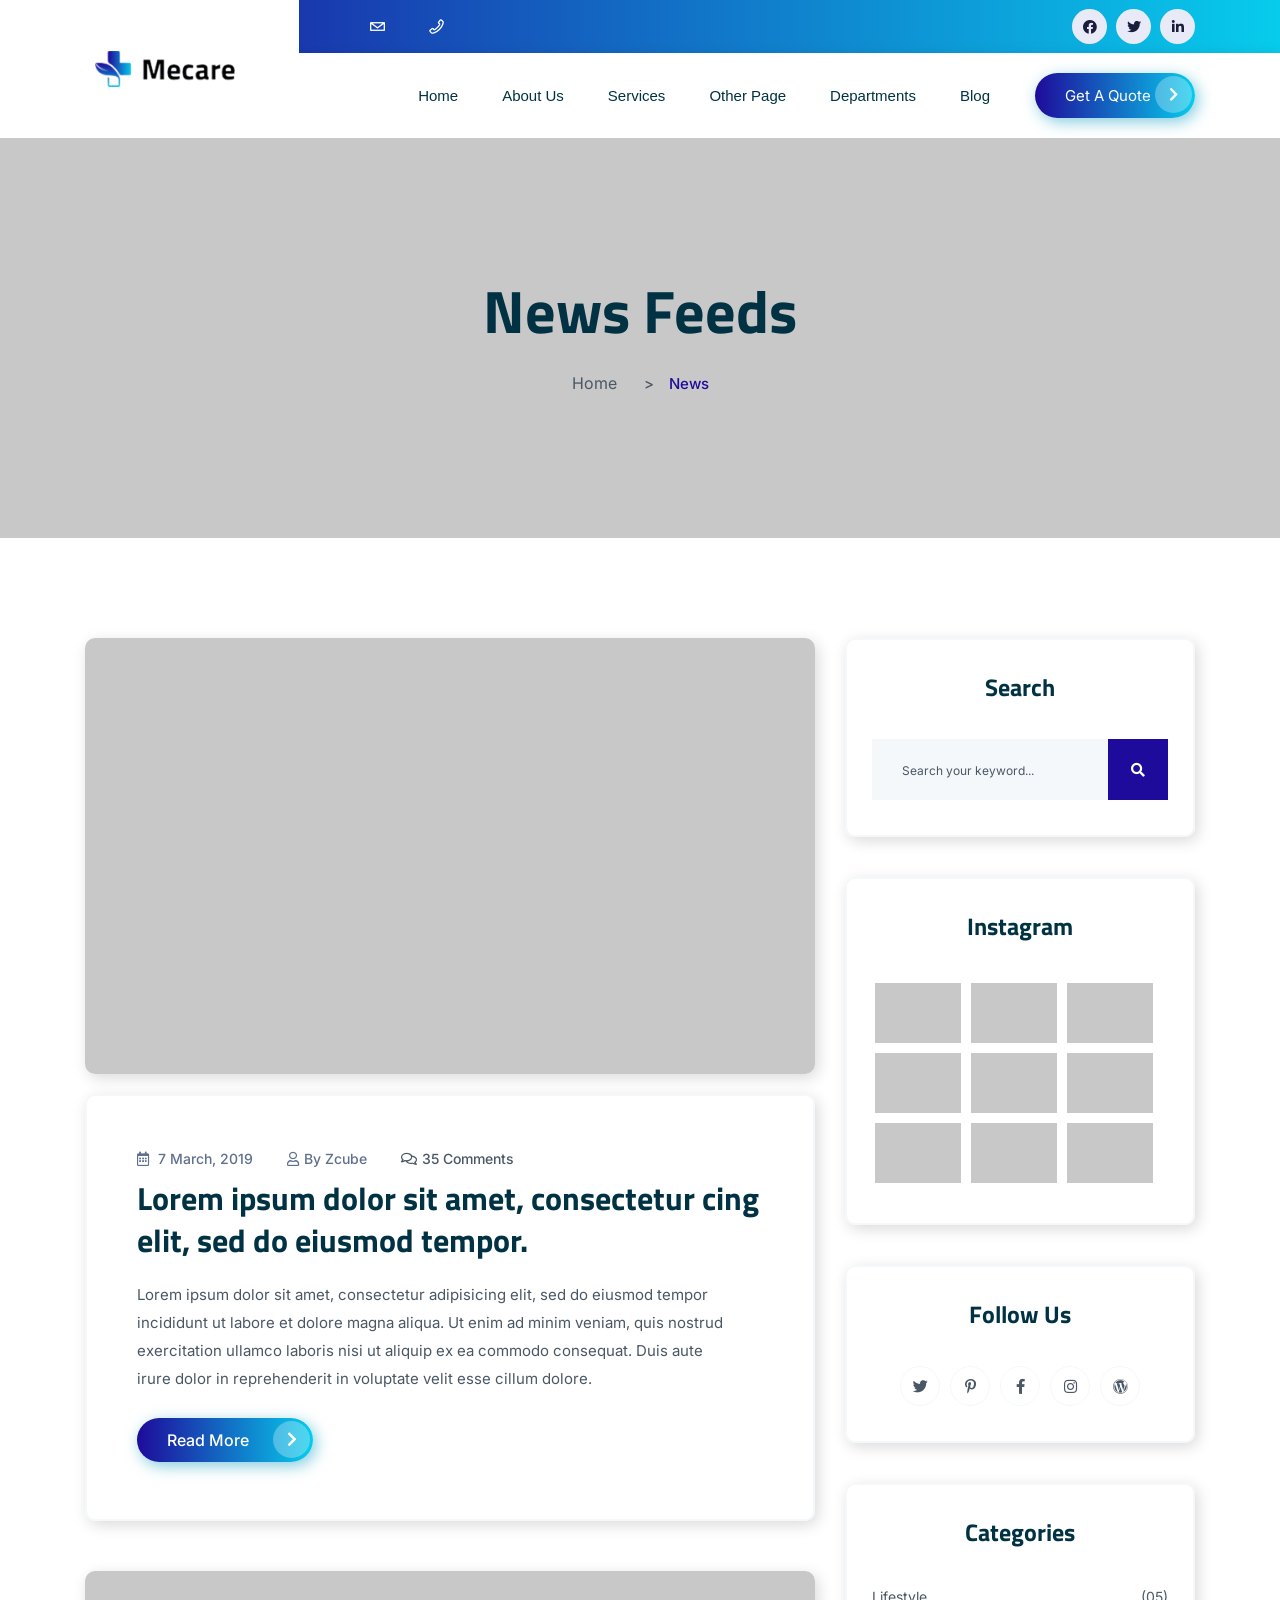
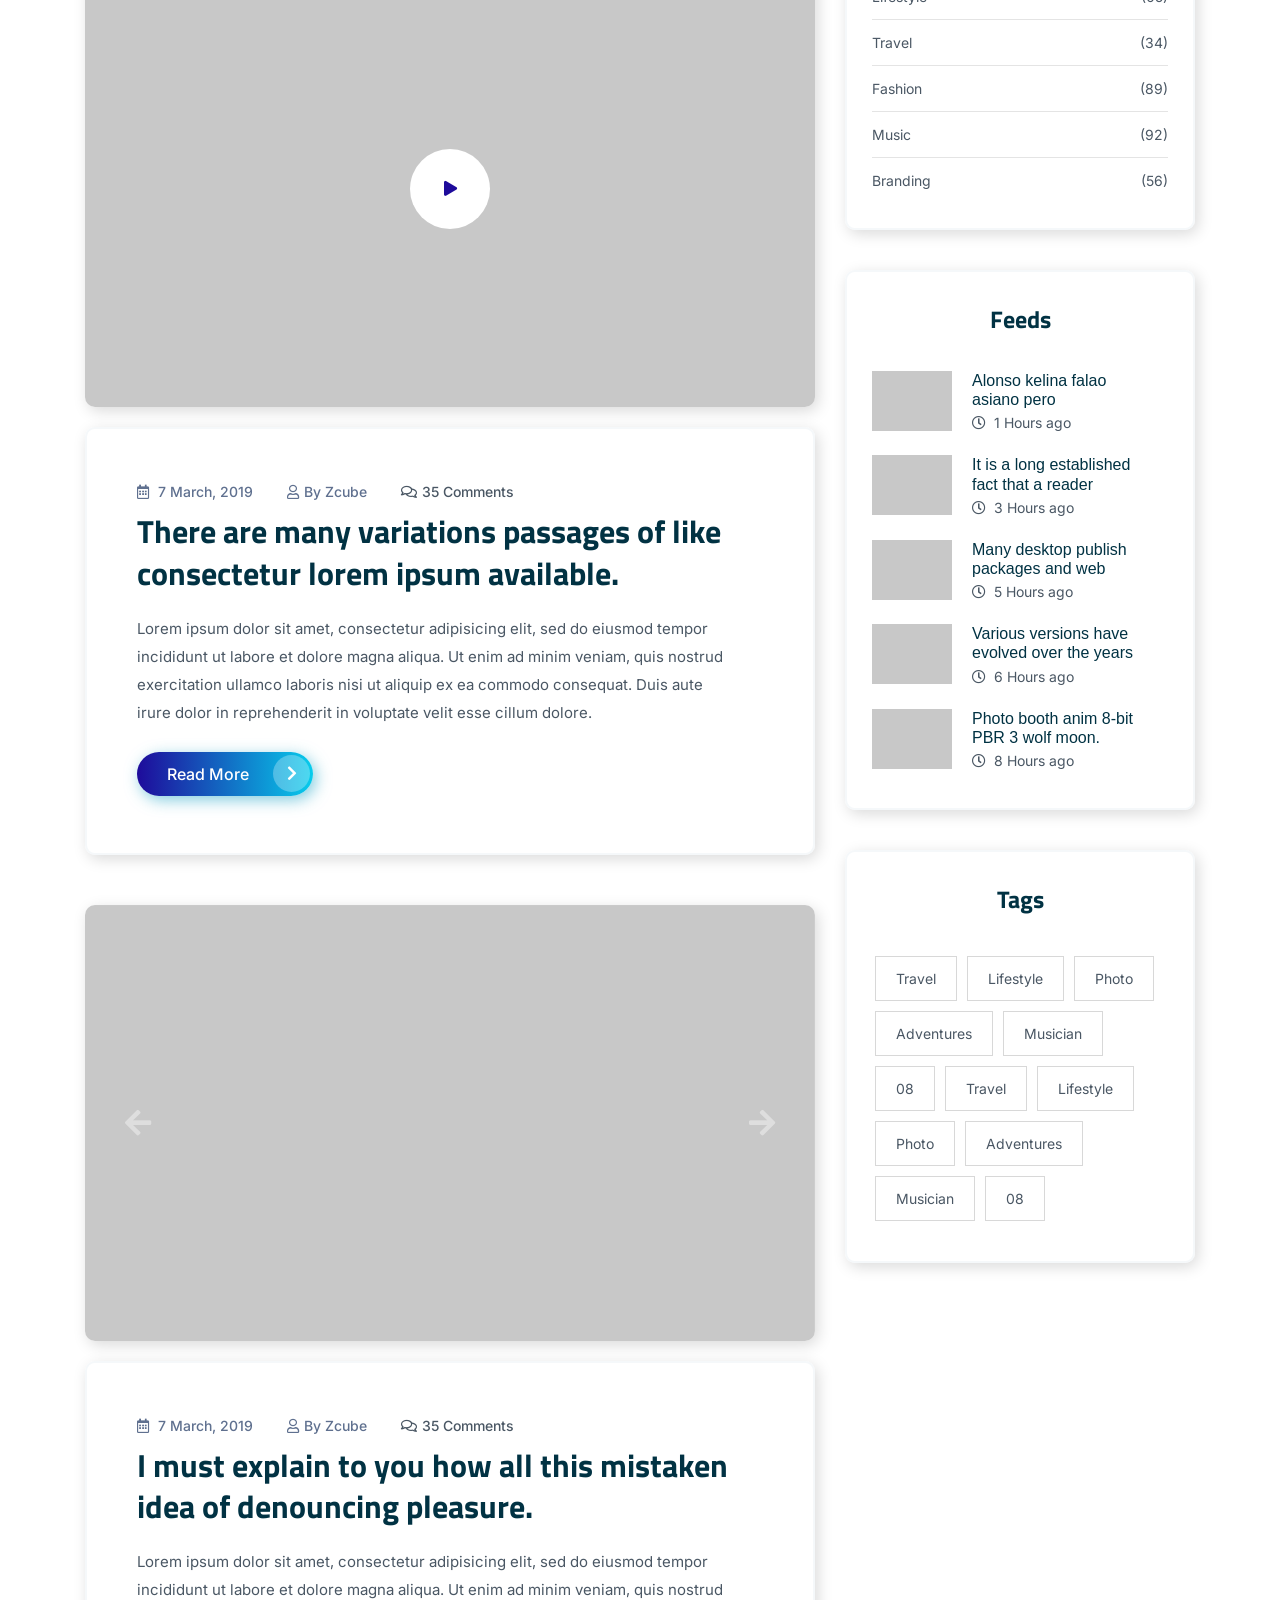
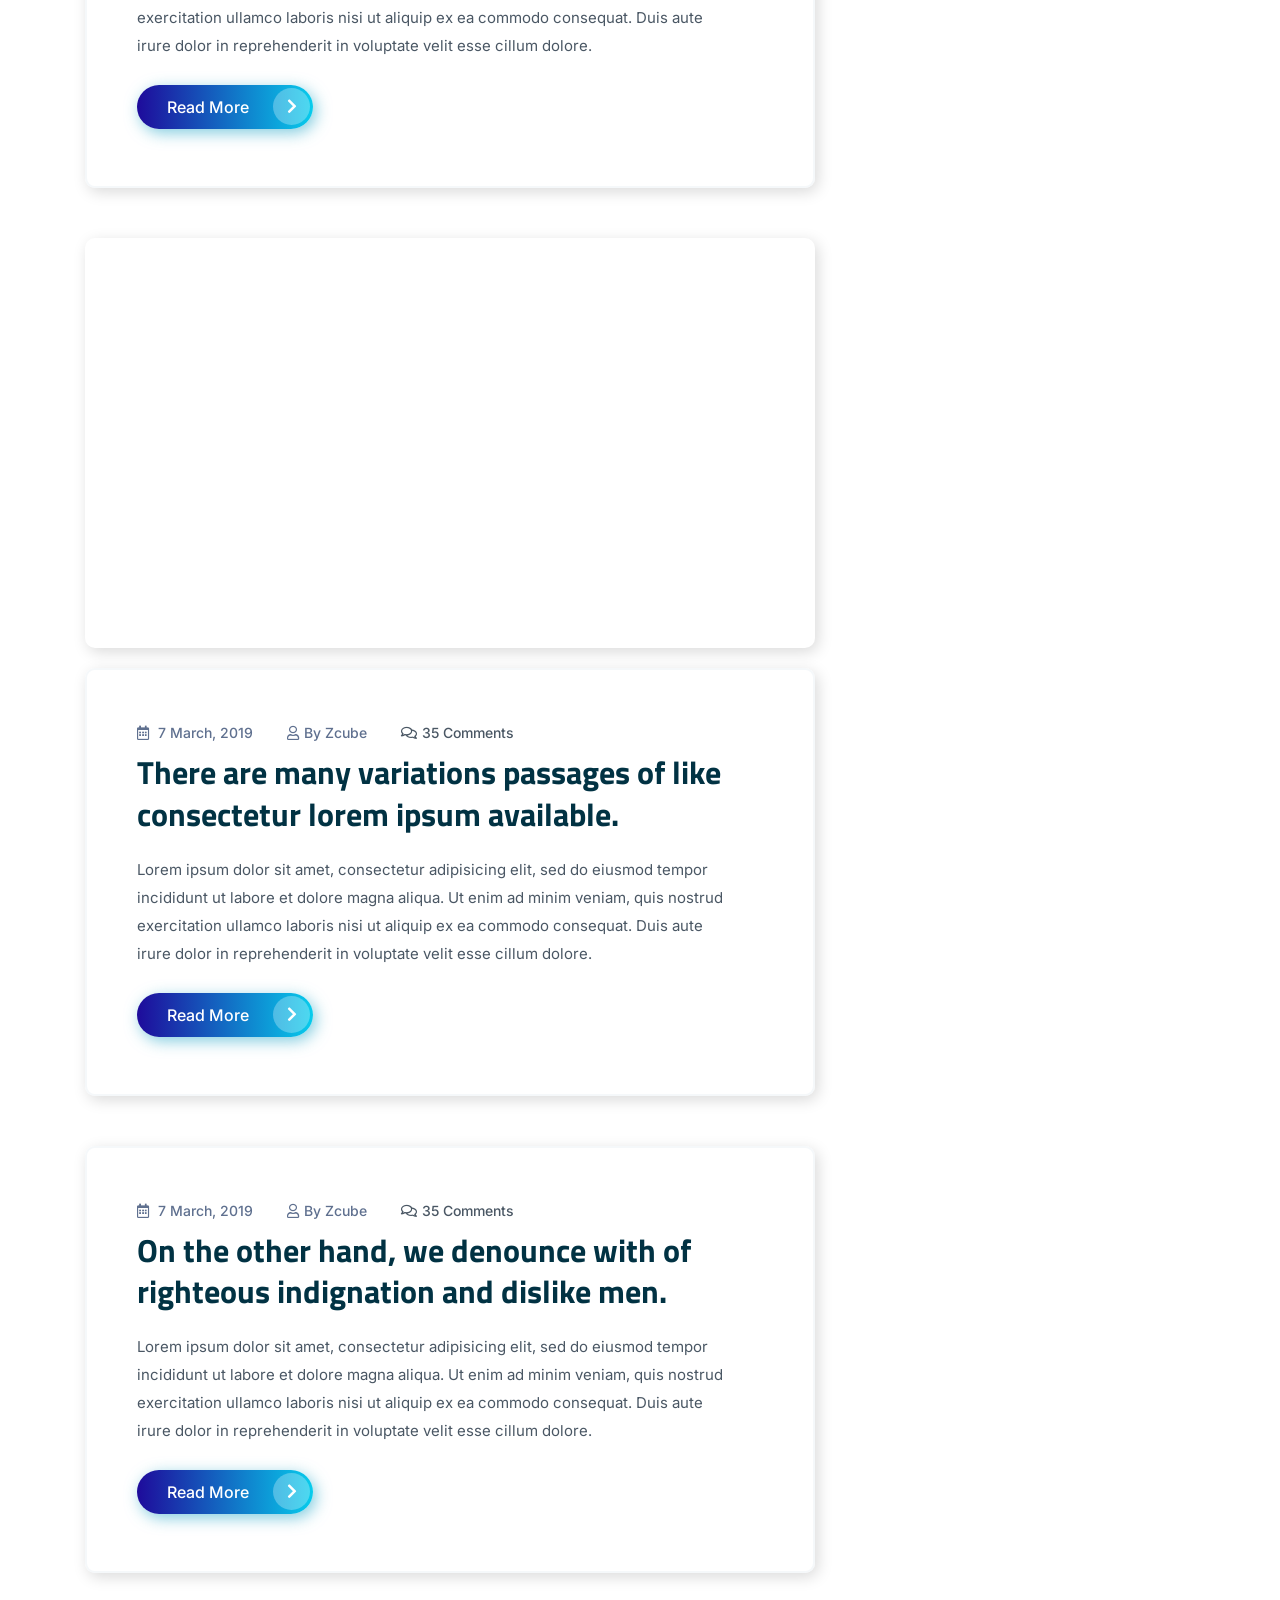
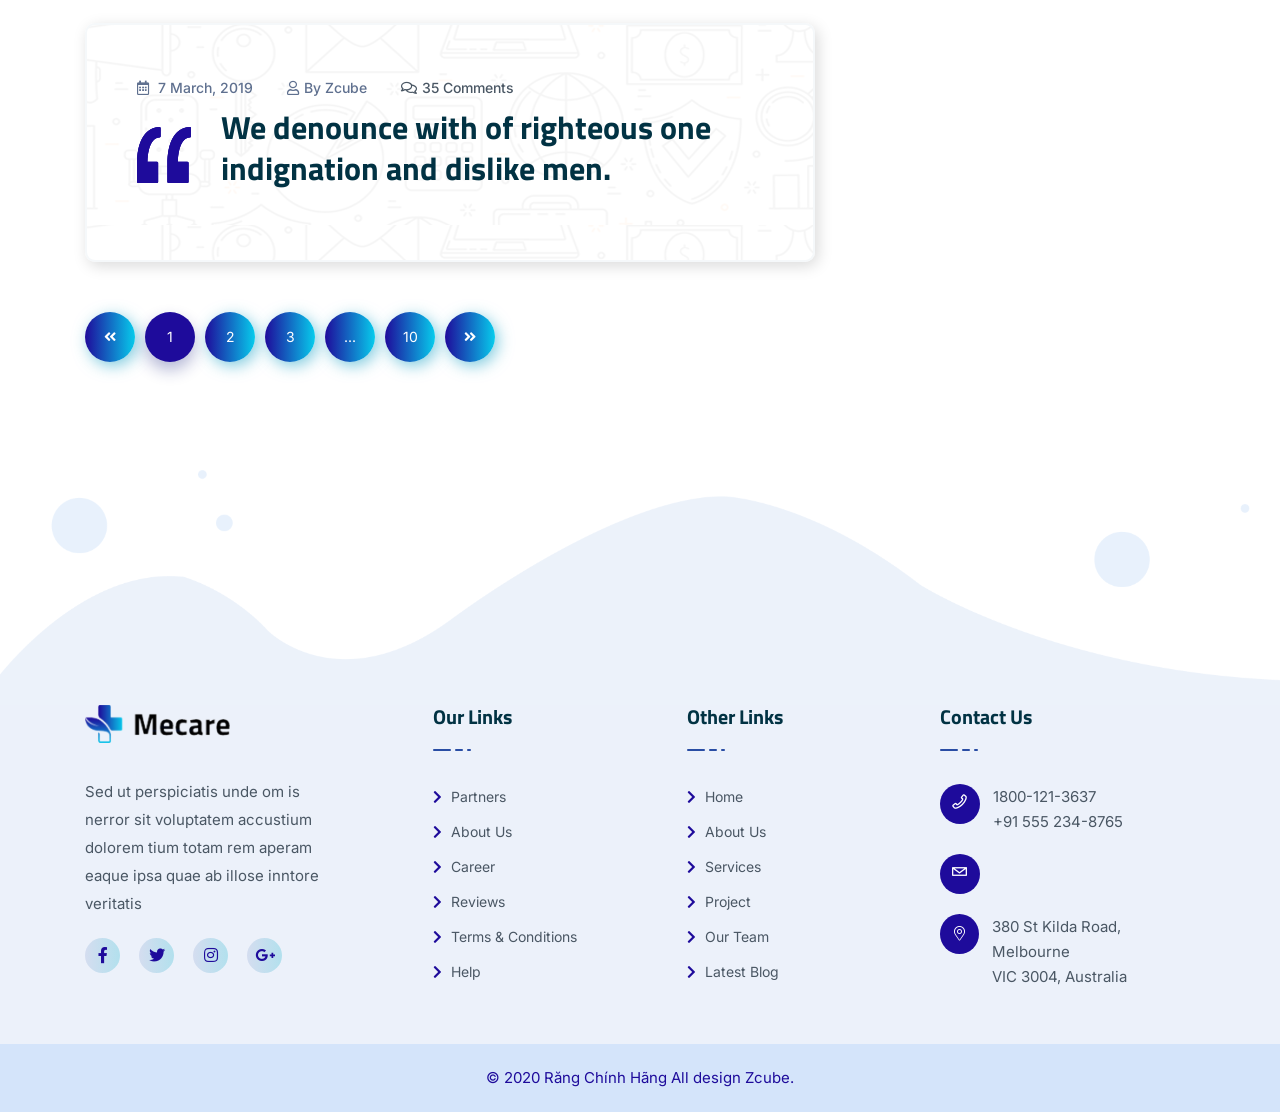
<file: blog.html>
<!doctype html>
<html class="no-js" lang="zxx">
    <head>
        <meta charset="utf-8">
        <meta http-equiv="x-ua-compatible" content="ie=edge">
        <title> Răng Chính Hãng </title>
        <meta name="description" content="">
        <meta name="viewport" content="width=device-width, initial-scale=1">
		<link rel="shortcut icon" type="image/x-icon" href="img/favicon.ico">
        <!-- Place favicon.ico in the root Internist, General Practitonery -->

		<!-- CSS here -->
        <link rel="stylesheet" href="css/bootstrap.min.css">
        <link rel="stylesheet" href="css/animate.min.css">
        <link rel="stylesheet" href="css/magnific-popup.css">
        <link rel="stylesheet" href="fontawesome/css/all.min.css">
        <link rel="stylesheet" href="css/dripicons.css">
        <link rel="stylesheet" href="css/slick.css">
        <link rel="stylesheet" href="css/default.css">
        <link rel="stylesheet" href="css/meanmenu.css">
        <link rel="stylesheet" href="css/style.css">
        <link rel="stylesheet" href="css/responsive.css">
    </head>
    <body>
        <!-- header -->
        <header class="header-area">  
			<div class="header-top second-header d-none d-md-block">
                <div class="container">
                    <div class="row align-items-center">
                        <div class="col-lg-3 col-md-3 d-none d-lg-block">
                        </div>                       
                        <div class="col-lg-4 col-md-8 d-none  d-md-block">
                            <div class="header-cta">
                                <ul>                                   
                                    <li>
                                        <i class="icon dripicons-mail"></i>
<!--                                        <span>info@example.com</span>-->
                                    </li>
                                     <li>
                                        <i class="icon dripicons-phone"></i>

                                    </li>
                                </ul>
                            </div>
                        </div>
                         <div class="col-lg-5 col-md-3 d-none d-lg-block">
                             <div class="header-social text-right">
                            <span>
                                <a href="#" title="Facebook"><i class="fab fa-facebook"></i></a>
                                <a href="#" title="Twitter"><i class="fab fa-twitter"></i></a>
                                <a href="#" title="LinkedIn"><i class="fab fa-linkedin-in"></i></a>                               
                               </span>                    
                               <!--  /social media icon redux -->                               
                        </div>
                        </div>
                         
                    </div>
                </div>
            </div>		
            <div id="header-sticky" class="menu-area">
                <div class="container">
                    <div class="second-menu">
                        <div class="row align-items-center">
                            <div class="col-xl-2 col-lg-2">
                                <div class="logo">
                                    <a href="index.html"><img src="img/logo/logo.png" alt="logo"></a>
                                </div>
                            </div>
                            <div class="col-xl-8 col-lg-8">                               
                                <div class="main-menu text-right pr-15">
                                    <nav id="mobile-menu">
                                        <ul>
                                            <li class="has-sub">
												<a href="index.html">Home</a>
												<ul>													
													<li><a href="index.html">Home Page 01</a></li>
													<li><a href="index-2.html">Home Page 02</a></li>													
													<li><a href="index-3.html">Home Page 03</a></li>													
												</ul>
											</li>
                                            <li><a href="about.html">About Us</a></li>
                                            <li class="has-sub">
                                                <a href="services.html">Services</a>
                                                <ul>													
													<li><a href="services.html">Services</a></li>
													<li><a href="services-detail.html">Services Details</a></li>
												</ul>
                                            </li>                                                                                     
											<li class="has-sub"><a href="#">Other Page</a>
												<ul>													
													<li><a href="pricing.html">Pricing</a></li>
													<li><a href="team.html">Team</a></li>
                                                    <li><a href="shop.html">Shop</a></li>
													<li><a href="shop-details.html">Shop Details</a></li>
												</ul>
											</li>
                                            <li class="has-sub"> 
                                                <a href="departments.html">Departments</a>
                                                <ul>													
													<li><a href="departments.html">Departments</a></li>
													<li><a href="departments-detail.html">Departments Details</a></li>
												</ul>
                                            </li>
                                           
											<li class="has-sub"> 
                                                <a href="blog.html">Blog</a>
                                                <ul>													
													<li><a href="blog.html">Blog</a></li>
													<li><a href="blog-details.html">Blog Details</a></li>
												</ul>
                                            </li>               
                                        </ul>
                                    </nav>
                                </div>
                            </div>    
                             <div class="col-xl-2 col-lg-2 d-none d-lg-block">
                                 <a href="contact.html" class="top-btn">Get A Quote <i class="fas fa-chevron-right"></i></a>
                                 
                            </div>
                             <div class="col-12">
                            <div class="mobile-menu"></div>
                        </div>
                        </div>
                    </div>
                </div>
            </div>
        </header>
        <!-- header-end -->
        <main>
            <!-- breadcrumb-area -->
            <section class="breadcrumb-area d-flex align-items-center" style="background-image:url(img/testimonial/test-bg.jpg)">
                <div class="container">
                    <div class="row">
                        <div class="col-xl-6 offset-xl-3 col-lg-8 offset-lg-2">
                            <div class="breadcrumb-wrap text-center">
                                <div class="breadcrumb-title mb-30">
                                    <h2>News Feeds</h2>                                   
                                </div>
                                <nav aria-label="breadcrumb">
                                    <ol class="breadcrumb">
                                        <li class="breadcrumb-item"><a href="index.html">Home</a></li>
                                        <li class="breadcrumb-item active" aria-current="page">News</li>
                                    </ol>
                                </nav>
                            </div>
                        </div>
                    </div>
                </div>
            </section>
            <!-- breadcrumb-area-end -->
            <!-- inner-blog -->
            <section class="inner-blog pt-100 pb-50">
                <div class="container">
                    <div class="row">
                        <div class="col-lg-8">
                            <div class="bsingle__post mb-50">
                                <div class="bsingle__post-thumb">
                                    <img src="img/blog/inner_b1.jpg" alt="">
                                </div>
                                <div class="bsingle__content">
                                    <div class="meta-info">
                                        <ul>
                                           <li><a href="#">  <i class="far fa-calendar-alt"></i>  7 March, 2019</a></li>
                                            <li><a href="#"><i class="far fa-user"></i>by Zcube</a></li>
                                            <li><i class="far fa-comments"></i>35 Comments</li>
                                        </ul>
                                    </div>
                                    <h2><a href="blog-details.html">Lorem ipsum dolor sit amet, consectetur
                                            cing elit, sed do eiusmod tempor.</a></h2>
                                    <p>Lorem ipsum dolor sit amet, consectetur adipisicing elit, sed do eiusmod tempor incididunt
                                        ut labore et dolore magna
                                        aliqua. Ut enim ad minim veniam, quis nostrud exercitation ullamco laboris nisi ut aliquip
                                        ex ea commodo consequat.
                                        Duis aute irure dolor in reprehenderit in voluptate velit esse cillum dolore.</p>
                                        <div class="slider-btn">   
                                            <a href="#" class="btn ss-btn" data-animation="fadeInRight" data-delay=".8s">Read More <i class="fas fa-chevron-right"></i></a>				
                                        </div> 
                                </div>
                            </div>
                            <div class="bsingle__post mb-50">
                                <div class="bsingle__post-thumb video-p">
                                    <img src="img/blog/inner_b2.jpg" alt="">
                                    <a href="https://www.youtube.com/watch?v=vKSA_idPZkc" class="video-i popup-video"><i class="fas fa-play"></i></a>
                                </div>
                                <div class="bsingle__content">
                                    <div class="meta-info">
                                        <ul>
                                            <li><a href="#">  <i class="far fa-calendar-alt"></i>  7 March, 2019</a></li>
                                            <li><a href="#"><i class="far fa-user"></i>by Zcube</a></li>
                                            <li><i class="far fa-comments"></i>35 Comments</li>
                                        </ul>
                                    </div>
                                    <h2><a href="blog-details.html">There are many variations passages of like consectetur lorem ipsum available.</a></h2>
                                    <p>Lorem ipsum dolor sit amet, consectetur adipisicing elit, sed do eiusmod tempor incididunt
                                        ut labore et dolore magna
                                        aliqua. Ut enim ad minim veniam, quis nostrud exercitation ullamco laboris nisi ut aliquip
                                        ex ea commodo consequat.
                                        Duis aute irure dolor in reprehenderit in voluptate velit esse cillum dolore.</p>
                                   <div class="slider-btn">   
                                            <a href="#" class="btn ss-btn" data-animation="fadeInRight" data-delay=".8s">Read More <i class="fas fa-chevron-right"></i></a>				
                                        </div> 
                                </div>
                            </div>
                            <div class="bsingle__post mb-50">
                                <div class="bsingle__post-thumb blog-active">
                                    <div class="slide-post">
                                        <img src="img/blog/inner_b3.jpg" alt="">
                                    </div>
                                    <div class="slide-post">
                                        <img src="img/blog/inner_b2.jpg" alt="">
                                    </div>
                                    <div class="slide-post">
                                        <img src="img/blog/inner_b1.jpg" alt="">
                                    </div>
                                </div>
                                <div class="bsingle__content">
                                    <div class="meta-info">
                                        <ul>
                                            <li><a href="#">  <i class="far fa-calendar-alt"></i>  7 March, 2019</a></li>
                                            <li><a href="#"><i class="far fa-user"></i>by Zcube</a></li>
                                            <li><i class="far fa-comments"></i>35 Comments</li>
                                        </ul>
                                    </div>
                                    <h2><a href="blog-details.html">I must explain to you how all this mistaken idea of denouncing pleasure.</a></h2>
                                    <p>Lorem ipsum dolor sit amet, consectetur adipisicing elit, sed do eiusmod tempor incididunt
                                        ut labore et dolore magna
                                        aliqua. Ut enim ad minim veniam, quis nostrud exercitation ullamco laboris nisi ut aliquip
                                        ex ea commodo consequat.
                                        Duis aute irure dolor in reprehenderit in voluptate velit esse cillum dolore.</p>
                                    <div class="slider-btn">   
                                            <a href="#" class="btn ss-btn" data-animation="fadeInRight" data-delay=".8s">Read More <i class="fas fa-chevron-right"></i></a>				
                                        </div> 
                                </div>
                            </div>
                            <div class="bsingle__post mb-50">
                                <div class="bsingle__post-thumb embed-responsive embed-responsive-16by9">
                                    <iframe height="300" allow="autoplay" src="https://w.soundcloud.com/player/?url=https%3A//api.soundcloud.com/tracks/547295505&color=%23ff5500&auto_play=false&hide_related=false&show_comments=true&show_user=true&show_reposts=false&show_teaser=true&visual=true"></iframe>
                                </div>
                                <div class="bsingle__content">
                                    <div class="meta-info">
                                        <ul>
                                           <li><a href="#">  <i class="far fa-calendar-alt"></i>  7 March, 2019</a></li>
                                            <li><a href="#"><i class="far fa-user"></i>by Zcube</a></li>
                                            <li><i class="far fa-comments"></i>35 Comments</li>
                                        </ul>
                                    </div>
                                    <h2><a href="blog-details.html">There are many variations passages of like consectetur lorem ipsum available.</a></h2>
                                    <p>Lorem ipsum dolor sit amet, consectetur adipisicing elit, sed do eiusmod tempor incididunt
                                        ut labore et
                                        dolore magna
                                        aliqua. Ut enim ad minim veniam, quis nostrud exercitation ullamco laboris nisi ut aliquip
                                        ex ea commodo
                                        consequat.
                                        Duis aute irure dolor in reprehenderit in voluptate velit esse cillum dolore.</p>
                                    <div class="slider-btn">   
                                            <a href="#" class="btn ss-btn" data-animation="fadeInRight" data-delay=".8s">Read More <i class="fas fa-chevron-right"></i></a>				
                                        </div> 
                                </div>
                            </div>
                            <div class="bsingle__post mb-50">
                                <div class="bsingle__content">
                                    <div class="meta-info">
                                        <ul>
                                            <li><a href="#">  <i class="far fa-calendar-alt"></i>  7 March, 2019</a></li>
                                            <li><a href="#"><i class="far fa-user"></i>by Zcube</a></li>
                                            <li><i class="far fa-comments"></i>35 Comments</li>
                                        </ul>
                                    </div>
                                    <h2><a href="blog-details.html">On the other hand, we denounce with of righteous indignation and dislike men.</a></h2>
                                    <p>Lorem ipsum dolor sit amet, consectetur adipisicing elit, sed do eiusmod tempor incididunt
                                        ut labore et
                                        dolore magna
                                        aliqua. Ut enim ad minim veniam, quis nostrud exercitation ullamco laboris nisi ut aliquip
                                        ex ea commodo
                                        consequat.
                                        Duis aute irure dolor in reprehenderit in voluptate velit esse cillum dolore.</p>
                                  <div class="slider-btn">   
                                            <a href="#" class="btn ss-btn" data-animation="fadeInRight" data-delay=".8s">Read More <i class="fas fa-chevron-right"></i></a>				
                                        </div> 
                                </div>
                            </div>
                            <div class="bsingle__post mb-50">
                                <div class="bsingle__content quote-post" style="background-image:url(img/bg/quote_bg.png)">
                                    <div class="meta-info">
                                        <ul>
                                            <li><a href="#">  <i class="far fa-calendar-alt"></i>  7 March, 2019</a></li>
                                            <li><a href="#"><i class="far fa-user"></i>by Zcube</a></li>
                                            <li><i class="far fa-comments"></i>35 Comments</li>
                                        </ul>
                                    </div>
                                    <div class="quote-icon">
                                        <img src="img/icon/blockquote.png" alt="">
                                    </div>
                                    <h2><a href="blog-details.html">We denounce with of righteous one indignation and dislike men.</a></h2>
                                </div>
                            </div>
                            <div class="pagination-wrap mb-50">
                                <nav>
                                    <ul class="pagination">
                                        <li class="page-item"><a href="#"><i class="fas fa-angle-double-left"></i></a></li>
                                        <li class="page-item active"><a href="#">1</a></li>
                                        <li class="page-item"><a href="#">2</a></li>
                                        <li class="page-item"><a href="#">3</a></li>
                                        <li class="page-item"><a href="#">...</a></li>
                                        <li class="page-item"><a href="#">10</a></li>
                                        <li class="page-item"><a href="#"><i class="fas fa-angle-double-right"></i></a></li>
                                    </ul>
                                </nav>
                            </div>
                        </div>
                        <div class="col-lg-4">
                            <aside>
                                <div class="widget mb-40">
                                    <div class="widget-title text-center">
                                        <h4>Search</h4>
                                    </div>
                                    <div class="slidebar__form">
                                        <form action="#">
                                            <input type="text" placeholder="Search your keyword...">
                                            <button><i class="fas fa-search"></i></button>
                                        </form>
                                    </div>
                                </div>
                                <div class="widget mb-40">
                                    <div class="widget-title text-center">
                                        <h4>Instagram</h4>
                                    </div>
                                    <ul class="widget-insta-post">
                                        <li><a href="#"><img src="img/blog/aside/insta_01.jpg" alt="img"></a></li>
                                        <li><a href="#"><img src="img/blog/aside/insta_02.jpg" alt="img"></a></li>
                                        <li><a href="#"><img src="img/blog/aside/insta_03.jpg" alt="img"></a></li>
                                        <li><a href="#"><img src="img/blog/aside/insta_04.jpg" alt="img"></a></li>
                                        <li><a href="#"><img src="img/blog/aside/insta_05.jpg" alt="img"></a></li>
                                        <li><a href="#"><img src="img/blog/aside/insta_06.jpg" alt="img"></a></li>
                                        <li><a href="#"><img src="img/blog/aside/insta_07.jpg" alt="img"></a></li>
                                        <li><a href="#"><img src="img/blog/aside/insta_08.jpg" alt="img"></a></li>
                                        <li><a href="#"><img src="img/blog/aside/insta_09.jpg" alt="img"></a></li>
                                    </ul>
                                </div>
                                <div class="widget mb-40">
                                    <div class="widget-title text-center">
                                        <h4>Follow Us</h4>
                                    </div>
                                    <div class="widget-social text-center">
                                        <a href="#"><i class="fab fa-twitter"></i></a>
                                        <a href="#"><i class="fab fa-pinterest-p"></i></a>
                                        <a href="#"><i class="fab fa-facebook-f"></i></a>
                                        <a href="#"><i class="fab fa-instagram"></i></a>
                                        <a href="#"><i class="fab fa-wordpress"></i></a>
                                    </div>
                                </div>
                                <div class="widget mb-40">
                                    <div class="widget-title text-center">
                                        <h4>Categories</h4>
                                    </div>
                                    <ul class="cat__list">
                                        <li><a href="#">Lifestyle <span>(05)</span></a></li>
                                        <li><a href="#">Travel <span>(34)</span></a></li>
                                        <li><a href="#">Fashion <span>(89)</span></a></li>
                                        <li><a href="#">Music <span>(92)</span></a></li>
                                        <li><a href="#">Branding <span>(56)</span></a></li>
                                    </ul>
                                </div>
                                <div class="widget mb-40">
                                    <div class="widget-title text-center">
                                        <h4>Feeds</h4>
                                    </div>
                                    <div class="widget__post">
                                        <ul>
                                            <li>
                                                <div class="widget__post-thumb">
                                                    <img src="img/blog/aside/post_01.jpg" alt="">
                                                </div>
                                                <div class="widget__post-content">
                                                    <h6><a href="#">Alonso kelina falao asiano pero</a></h6>
                                                    <span><i class="far fa-clock"></i>1 Hours ago</span>
                                                </div>
                                            </li>
                                            <li>
                                                <div class="widget__post-thumb">
                                                    <img src="img/blog/aside/post_02.jpg" alt="">
                                                </div>
                                                <div class="widget__post-content">
                                                    <h6><a href="#">It is a long established fact that a reader</a></h6>
                                                    <span><i class="far fa-clock"></i>3 Hours ago</span>
                                                </div>
                                            </li>
                                            <li>
                                                <div class="widget__post-thumb">
                                                    <img src="img/blog/aside/post_03.jpg" alt="">
                                                </div>
                                                <div class="widget__post-content">
                                                    <h6><a href="#">Many desktop publish packages and web</a></h6>
                                                    <span><i class="far fa-clock"></i>5 Hours ago</span>
                                                </div>
                                            </li>
                                            <li>
                                                <div class="widget__post-thumb">
                                                    <img src="img/blog/aside/post_04.jpg" alt="">
                                                </div>
                                                <div class="widget__post-content">
                                                    <h6><a href="#">Various versions have evolved over the years</a></h6>
                                                    <span><i class="far fa-clock"></i>6 Hours ago</span>
                                                </div>
                                            </li>
                                            <li>
                                                <div class="widget__post-thumb">
                                                    <img src="img/blog/aside/post_05.jpg" alt="">
                                                </div>
                                                <div class="widget__post-content">
                                                    <h6><a href="#">Photo booth anim 8-bit PBR 3 wolf moon.</a></h6>
                                                    <span><i class="far fa-clock"></i>8 Hours ago</span>
                                                </div>
                                            </li>
                                        </ul>
                                    </div>
                                </div>
                                <div class="widget mb-40">
                                    <div class="widget-title text-center">
                                        <h4>Tags</h4>
                                    </div>
                                    <div class="widget__tag">
                                        <ul>
                                            <li><a href="#">Travel</a></li>
                                            <li><a href="#">Lifestyle</a></li>
                                            <li><a href="#">Photo</a></li>
                                            <li><a href="#">Adventures</a></li>
                                            <li><a href="#">Musician</a></li>
                                            <li><a href="#">08</a></li>
                                            <li><a href="#">Travel</a></li>
                                            <li><a href="#">Lifestyle</a></li>
                                            <li><a href="#">Photo</a></li>
                                            <li><a href="#">Adventures</a></li>
                                            <li><a href="#">Musician</a></li>
                                            <li><a href="#">08</a></li>
                                        </ul>
                                    </div>
                                </div>                               
                            </aside>
                        </div>
                    </div>
                </div>
            </section>
            <!-- inner-blog-end -->
        </main>
         <!-- footer -->
        <footer class="footer-bg footer-p" >
            <div class="overly"><img src="img/an-bg/footer-bg.png" alt="rest"></div>
            <div class="footer-top pb-30" style="background-color: #ECF1FA;">
                <div class="container">
                    <div class="row justify-content-between">
                        
                        <div class="col-xl-3 col-lg-3 col-sm-6">
                            <div class="footer-widget mb-30">
                                <div class="flog mb-35">
                                    <a href="#"><img src="img/logo/logo.png" alt="logo"></a>
                                </div>
                                <div class="footer-text mb-20">
                                    <p>Sed ut perspiciatis unde om is nerror sit voluptatem accustium dolorem tium totam rem aperam eaque ipsa quae ab illose
                                    inntore veritatis</p>
                                </div>
                                <div class="footer-social">
                                    <a href="#"><i class="fab fa-facebook-f"></i></a>
                                    <a href="#"><i class="fab fa-twitter"></i></a>
                                    <a href="#"><i class="fab fa-instagram"></i></a>
                                    <a href="#"><i class="fab fa-google-plus-g"></i></a>
                                </div>
                            </div>
                        </div>
                        
                        
						<div class="col-xl-2 col-lg-2 col-sm-6">
                            <div class="footer-widget mb-30">
                                <div class="f-widget-title">
                                    <h5>Our Links</h5>
                                </div>
                                <div class="footer-link">
                                    <ul>                                        
                                        <li><a href="#"><i class="fas fa-chevron-right"></i> Partners</a></li>
										<li><a href="#"><i class="fas fa-chevron-right"></i> About Us</a></li>
                                        <li><a href="#"><i class="fas fa-chevron-right"></i> Career</a></li>
                                        <li><a href="#"><i class="fas fa-chevron-right"></i> Reviews</a></li>
                                        <li><a href="#"><i class="fas fa-chevron-right"></i> Terms & Conditions</a></li>
                                        <li><a href="#"><i class="fas fa-chevron-right"></i> Help</a></li>
                                    </ul>
                                </div>
                            </div>
                        </div>
                        <div class="col-xl-2 col-lg-2 col-sm-6">
                            <div class="footer-widget mb-30">
                                <div class="f-widget-title">
                                    <h5>Other Links</h5>
                                </div>
                                <div class="footer-link">
                                    <ul>
                                        <li><a href="#"><i class="fas fa-chevron-right"></i> Home</a></li>
                                        <li><a href="#"><i class="fas fa-chevron-right"></i> About Us</a></li>
                                        <li><a href="#"><i class="fas fa-chevron-right"></i> Services</a></li>
                                        <li><a href="#"><i class="fas fa-chevron-right"></i> Project</a></li>
                                        <li><a href="#"><i class="fas fa-chevron-right"></i> Our Team</a></li>
                                        <li><a href="#"><i class="fas fa-chevron-right"></i> Latest Blog</a></li>
                                    </ul>
                                </div>
                            </div>
                        </div>  
                        <div class="col-xl-3 col-lg-3 col-sm-6">
                            <div class="footer-widget mb-30">
                                <div class="f-widget-title">
                                    <h5>Contact Us</h5>
                                </div>
                                <div class="footer-link">
                                    <div class="f-contact">
                                    <ul>
                                    <li>
                                        <i class="icon dripicons-phone"></i>
                                        <span>1800-121-3637<br>+91 555 234-8765</span>
                                    </li>
                                    <li>
                                        <i class="icon dripicons-mail"></i>
<!--                                         <span><a href="mailto:info@example.com">info@example.com</a><br><a href="mailto:sale@example.com">sale@example.com</a></span>-->
                                    </li>
                                    <li>
                                      <i class="fal fa-map-marker-alt"></i>
                                         <span>380 St Kilda Road, Melbourne<br>VIC 3004, Australia</span>
                                    </li>
                                </ul>
                                    
                                    </div>
                                   
                                    
                                </div>
                            </div>
                        </div>
                        
                    </div>
                </div>
            </div>
            <div class="copyright-wrap">
                <div class="container">
                    <div class="row">
                        <div class="col-12">
                            <div class="copyright-text text-center">
                                <p>&copy; 2020 Răng Chính Hãng  All design Zcube.</p>
                            </div>
                        </div>
                    </div>
                </div>
            </div>
        </footer>
        <!-- footer-end -->


		<!-- JS here -->
        	<!-- JS here -->
        <script src="js/vendor/modernizr-3.5.0.min.js"></script>
        <script src="js/vendor/jquery-1.12.4.min.js"></script>
        <script src="js/popper.min.js"></script>
        <script src="js/bootstrap.min.js"></script>
        <script src="js/one-page-nav-min.js"></script>
        <script src="js/jquery.meanmenu.min.js"></script>
        <script src="js/slick.min.js"></script>
        <script src="js/ajax-form.js"></script>
        <script src="js/paroller.js"></script>
        <script src="js/wow.min.js"></script>
        <script src="js/js_isotope.pkgd.min.js"></script>
        <script src="js/imagesloaded.min.js"></script>
        <script src="js/parallax.min.js"></script>
        <script src="js/jquery.waypoints.min.js"></script>
        <script src="js/jquery.counterup.min.js"></script>
        <script src="js/jquery.scrollUp.min.js"></script>
        <script src="js/parallax-scroll.js"></script>
        <script src="js/jquery.magnific-popup.min.js"></script>
        <script src="js/element-in-view.js"></script>
        <script src="js/main.js"></script>
    </body>
</html>
</file>
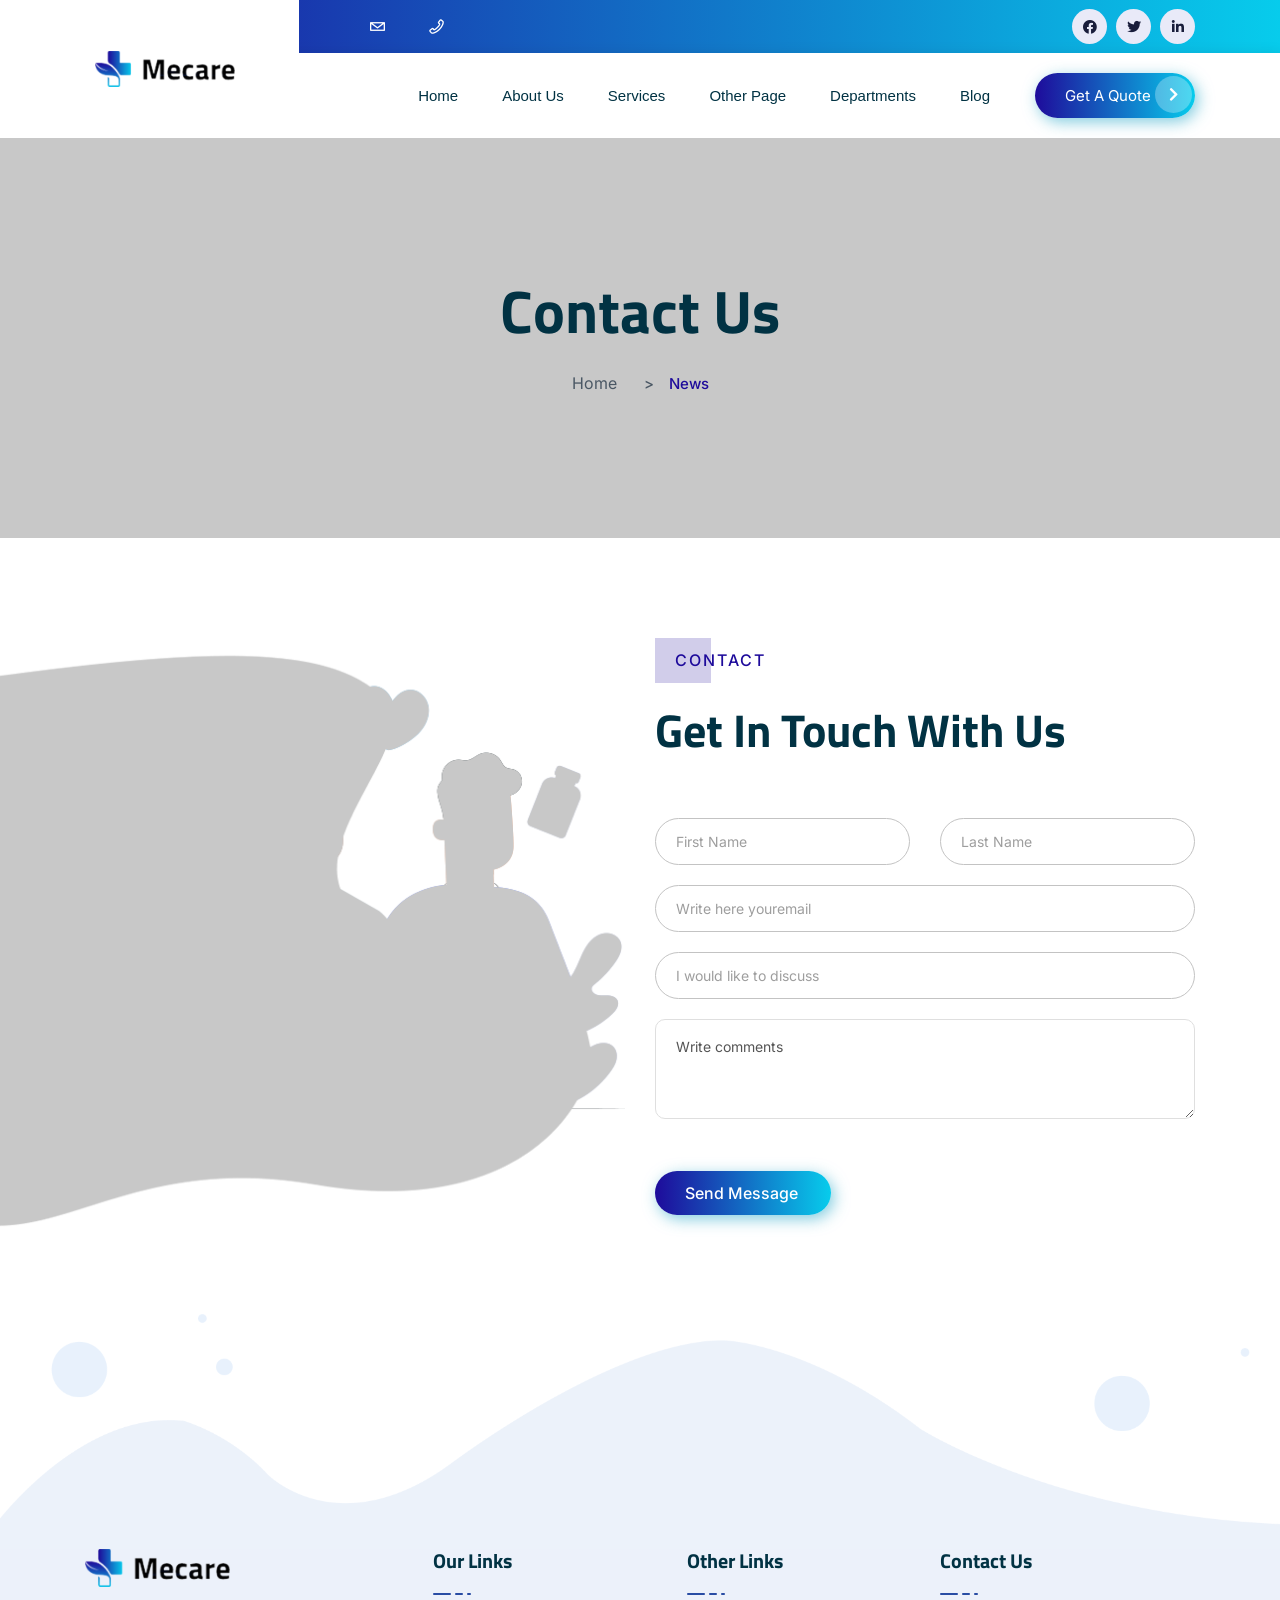
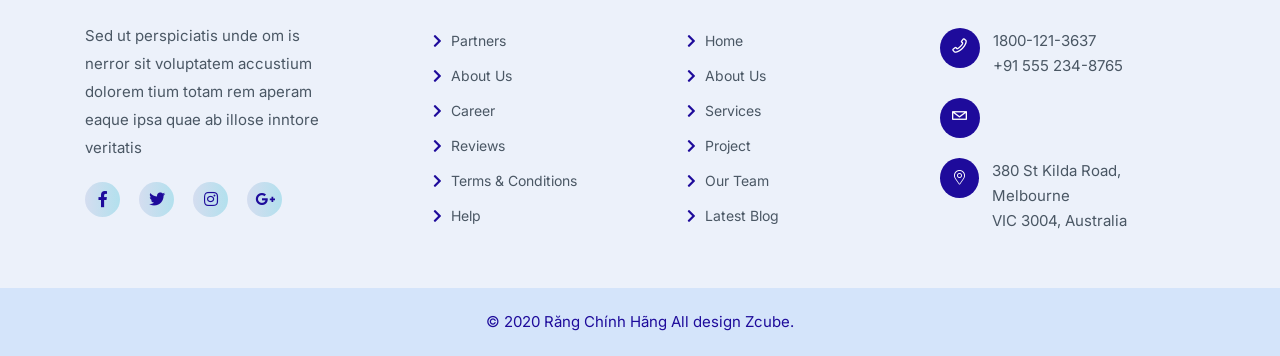
<file: contact.html>
<!doctype html>
<html class="no-js" lang="zxx">
    <head>
        <meta charset="utf-8">
        <meta http-equiv="x-ua-compatible" content="ie=edge">
        <title> Răng Chính Hãng </title>
        <meta name="description" content="">
        <meta name="viewport" content="width=device-width, initial-scale=1">
		<link rel="shortcut icon" type="image/x-icon" href="img/favicon.ico">
        <!-- Place favicon.ico in the root Internist, General Practitonery -->

		<!-- CSS here -->
        <link rel="stylesheet" href="css/bootstrap.min.css">
        <link rel="stylesheet" href="css/animate.min.css">
        <link rel="stylesheet" href="css/magnific-popup.css">
        <link rel="stylesheet" href="fontawesome/css/all.min.css">
        <link rel="stylesheet" href="css/dripicons.css">
        <link rel="stylesheet" href="css/slick.css">
        <link rel="stylesheet" href="css/default.css">
        <link rel="stylesheet" href="css/meanmenu.css">
        <link rel="stylesheet" href="css/style.css">
        <link rel="stylesheet" href="css/responsive.css">
    </head>
    <body>
        <!-- header -->
        <header class="header-area">  
			<div class="header-top second-header d-none d-md-block">
                <div class="container">
                    <div class="row align-items-center">
                        <div class="col-lg-3 col-md-3 d-none d-lg-block">
                        </div>                       
                        <div class="col-lg-4 col-md-8 d-none  d-md-block">
                            <div class="header-cta">
                                <ul>                                   
                                    <li>
                                        <i class="icon dripicons-mail"></i>
<!--                                        <span>info@example.com</span>-->
                                    </li>
                                     <li>
                                        <i class="icon dripicons-phone"></i>

                                    </li>
                                </ul>
                            </div>
                        </div>
                         <div class="col-lg-5 col-md-3 d-none d-lg-block">
                             <div class="header-social text-right">
                            <span>
                                <a href="#" title="Facebook"><i class="fab fa-facebook"></i></a>
                                <a href="#" title="Twitter"><i class="fab fa-twitter"></i></a>
                                <a href="#" title="LinkedIn"><i class="fab fa-linkedin-in"></i></a>                               
                               </span>                    
                               <!--  /social media icon redux -->                               
                        </div>
                        </div>
                         
                    </div>
                </div>
            </div>		
            <div id="header-sticky" class="menu-area">
                <div class="container">
                    <div class="second-menu">
                        <div class="row align-items-center">
                            <div class="col-xl-2 col-lg-2">
                                <div class="logo">
                                    <a href="index.html"><img src="img/logo/logo.png" alt="logo"></a>
                                </div>
                            </div>
                            <div class="col-xl-8 col-lg-8">                               
                                <div class="main-menu text-right pr-15">
                                    <nav id="mobile-menu">
                                        <ul>
                                            <li class="has-sub">
												<a href="index.html">Home</a>
												<ul>													
													<li><a href="index.html">Home Page 01</a></li>
													<li><a href="index-2.html">Home Page 02</a></li>													
													<li><a href="index-3.html">Home Page 03</a></li>													
												</ul>
											</li>
                                            <li><a href="about.html">About Us</a></li>
                                            <li class="has-sub">
                                                <a href="services.html">Services</a>
                                                <ul>													
													<li><a href="services.html">Services</a></li>
													<li><a href="services-detail.html">Services Details</a></li>
												</ul>
                                            </li>                                                                                     
											<li class="has-sub"><a href="#">Other Page</a>
												<ul>													
													<li><a href="pricing.html">Pricing</a></li>
													<li><a href="team.html">Team</a></li>
                                                    <li><a href="shop.html">Shop</a></li>
													<li><a href="shop-details.html">Shop Details</a></li>
												</ul>
											</li>
                                            <li class="has-sub"> 
                                                <a href="departments.html">Departments</a>
                                                <ul>													
													<li><a href="departments.html">Departments</a></li>
													<li><a href="departments-detail.html">Departments Details</a></li>
												</ul>
                                            </li>
                                           
											<li class="has-sub"> 
                                                <a href="blog.html">Blog</a>
                                                <ul>													
													<li><a href="blog.html">Blog</a></li>
													<li><a href="blog-details.html">Blog Details</a></li>
												</ul>
                                            </li>               
                                        </ul>
                                    </nav>
                                </div>
                            </div>    
                             <div class="col-xl-2 col-lg-2 d-none d-lg-block">
                                 <a href="contact.html" class="top-btn">Get A Quote <i class="fas fa-chevron-right"></i></a>
                                 
                            </div>
                             <div class="col-12">
                            <div class="mobile-menu"></div>
                        </div>
                        </div>
                    </div>
                </div>
            </div>
        </header>
        <!-- header-end -->
        <!-- main-area -->
        <main>
            <!-- breadcrumb-area -->
            <section class="breadcrumb-area d-flex align-items-center" style="background-image:url(img/testimonial/test-bg.jpg);">
                <div class="container">
                    <div class="row">
                        <div class="col-xl-6 offset-xl-3 col-lg-8 offset-lg-2">
                            <div class="breadcrumb-wrap text-center">
                                <div class="breadcrumb-title mb-30">
                                    <h2>Contact Us</h2>                                    
                                </div>
                                <nav aria-label="breadcrumb">
                                    <ol class="breadcrumb">
                                        <li class="breadcrumb-item"><a href="index.html">Home</a></li>
                                        <li class="breadcrumb-item active" aria-current="page">News</li>
                                    </ol>
                                </nav>
                            </div>
                        </div>
                    </div>
                </div>
            </section>
            <!-- breadcrumb-area-end -->
			  <!-- contact-area -->
            <section id="contact" class="contact-area contact-bg pt-100 pb-70 p-relative fix" style="background-image:url(img/an-bg/an-bg11.png); background-size: cover;background-repeat: no-repeat;">
                <div class="container">
             
					<div class="row">
                        <div class="col-lg-6">
                            <div class="contact-img">
                                <img src="img/bg/touch-illustration.png" alt="touch-illustration">
                            </div>
                        </div>
						<div class="col-lg-6">
                        <div class="section-title mb-60" >
                                <span>Contact</span>
                                <h2>Get In Touch With Us</h2>
                            </div>
						<form action="#" class="contact-form" >
							<div class="row">
                            <div class="col-lg-6">
                                <div class="contact-field p-relative c-name mb-20">                                    
                                    <input type="text" placeholder="First Name">
                                </div>                               
                            </div>
                                <div class="col-lg-6">
                                <div class="contact-field p-relative c-name mb-20">                                    
                                    <input type="text" placeholder="Last Name">
                                </div>                               
                            </div>
							<div class="col-lg-12">                               
                                <div class="contact-field p-relative c-email mb-20">                                    
                                    <input type="text" placeholder="Write here youremail">
                                </div>                                
                            </div>
							<div class="col-lg-12">                               
                                <div class="contact-field p-relative c-subject mb-20">                                   
                                    <input type="text" placeholder="I would like to discuss">
                                </div>
                            </div>							
                            <div class="col-lg-12">
                                <div class="contact-field p-relative c-message mb-45">                                  
                                    <textarea name="message" id="message" cols="30" rows="10" placeholder="Write comments"></textarea>
                                </div>
                                <div class="slider-btn">                                          
                                            <a href="#" class="btn ss-btn" data-animation="fadeInRight" data-delay=".8s">Send Message</a>					
                                        </div>                             
                            </div>
                            </div>
                        
                    </form>
						</div>
					</div>
                    
                </div>
               
            </section>
            <!-- contact-area-end -->
        </main>
        <!-- main-area-end -->
         <!-- footer -->
        <footer class="footer-bg footer-p" >
            <div class="overly"><img src="img/an-bg/footer-bg.png" alt="rest"></div>
            <div class="footer-top pb-30" style="background-color: #ECF1FA;">
                <div class="container">
                    <div class="row justify-content-between">
                        
                        <div class="col-xl-3 col-lg-3 col-sm-6">
                            <div class="footer-widget mb-30">
                                <div class="flog mb-35">
                                    <a href="#"><img src="img/logo/logo.png" alt="logo"></a>
                                </div>
                                <div class="footer-text mb-20">
                                    <p>Sed ut perspiciatis unde om is nerror sit voluptatem accustium dolorem tium totam rem aperam eaque ipsa quae ab illose
                                    inntore veritatis</p>
                                </div>
                                <div class="footer-social">
                                    <a href="#"><i class="fab fa-facebook-f"></i></a>
                                    <a href="#"><i class="fab fa-twitter"></i></a>
                                    <a href="#"><i class="fab fa-instagram"></i></a>
                                    <a href="#"><i class="fab fa-google-plus-g"></i></a>
                                </div>
                            </div>
                        </div>
                        
                        
						<div class="col-xl-2 col-lg-2 col-sm-6">
                            <div class="footer-widget mb-30">
                                <div class="f-widget-title">
                                    <h5>Our Links</h5>
                                </div>
                                <div class="footer-link">
                                    <ul>                                        
                                        <li><a href="#"><i class="fas fa-chevron-right"></i> Partners</a></li>
										<li><a href="#"><i class="fas fa-chevron-right"></i> About Us</a></li>
                                        <li><a href="#"><i class="fas fa-chevron-right"></i> Career</a></li>
                                        <li><a href="#"><i class="fas fa-chevron-right"></i> Reviews</a></li>
                                        <li><a href="#"><i class="fas fa-chevron-right"></i> Terms & Conditions</a></li>
                                        <li><a href="#"><i class="fas fa-chevron-right"></i> Help</a></li>
                                    </ul>
                                </div>
                            </div>
                        </div>
                        <div class="col-xl-2 col-lg-2 col-sm-6">
                            <div class="footer-widget mb-30">
                                <div class="f-widget-title">
                                    <h5>Other Links</h5>
                                </div>
                                <div class="footer-link">
                                    <ul>
                                        <li><a href="#"><i class="fas fa-chevron-right"></i> Home</a></li>
                                        <li><a href="#"><i class="fas fa-chevron-right"></i> About Us</a></li>
                                        <li><a href="#"><i class="fas fa-chevron-right"></i> Services</a></li>
                                        <li><a href="#"><i class="fas fa-chevron-right"></i> Project</a></li>
                                        <li><a href="#"><i class="fas fa-chevron-right"></i> Our Team</a></li>
                                        <li><a href="#"><i class="fas fa-chevron-right"></i> Latest Blog</a></li>
                                    </ul>
                                </div>
                            </div>
                        </div>  
                        <div class="col-xl-3 col-lg-3 col-sm-6">
                            <div class="footer-widget mb-30">
                                <div class="f-widget-title">
                                    <h5>Contact Us</h5>
                                </div>
                                <div class="footer-link">
                                    <div class="f-contact">
                                    <ul>
                                    <li>
                                        <i class="icon dripicons-phone"></i>
                                        <span>1800-121-3637<br>+91 555 234-8765</span>
                                    </li>
                                    <li>
                                        <i class="icon dripicons-mail"></i>
<!--                                         <span><a href="mailto:info@example.com">info@example.com</a><br><a href="mailto:sale@example.com">sale@example.com</a></span>-->
                                    </li>
                                    <li>
                                      <i class="fal fa-map-marker-alt"></i>
                                         <span>380 St Kilda Road, Melbourne<br>VIC 3004, Australia</span>
                                    </li>
                                </ul>
                                    
                                    </div>
                                   
                                    
                                </div>
                            </div>
                        </div>
                        
                    </div>
                </div>
            </div>
            <div class="copyright-wrap">
                <div class="container">
                    <div class="row">
                        <div class="col-12">
                            <div class="copyright-text text-center">
                                <p>&copy; 2020 Răng Chính Hãng  All design Zcube.</p>
                            </div>
                        </div>
                    </div>
                </div>
            </div>
        </footer>
        <!-- footer-end -->


		<!-- JS here -->
        	<!-- JS here -->
        <script src="js/vendor/modernizr-3.5.0.min.js"></script>
        <script src="js/vendor/jquery-1.12.4.min.js"></script>
        <script src="js/popper.min.js"></script>
        <script src="js/bootstrap.min.js"></script>
        <script src="js/one-page-nav-min.js"></script>
        <script src="js/jquery.meanmenu.min.js"></script>
        <script src="js/slick.min.js"></script>
        <script src="js/ajax-form.js"></script>
        <script src="js/paroller.js"></script>
        <script src="js/wow.min.js"></script>
        <script src="js/js_isotope.pkgd.min.js"></script>
        <script src="js/imagesloaded.min.js"></script>
        <script src="js/parallax.min.js"></script>
        <script src="js/jquery.waypoints.min.js"></script>
        <script src="js/jquery.counterup.min.js"></script>
        <script src="js/jquery.scrollUp.min.js"></script>
        <script src="js/parallax-scroll.js"></script>
        <script src="js/jquery.magnific-popup.min.js"></script>
        <script src="js/element-in-view.js"></script>
        <script src="js/main.js"></script>
    </body>
</html>
</file>
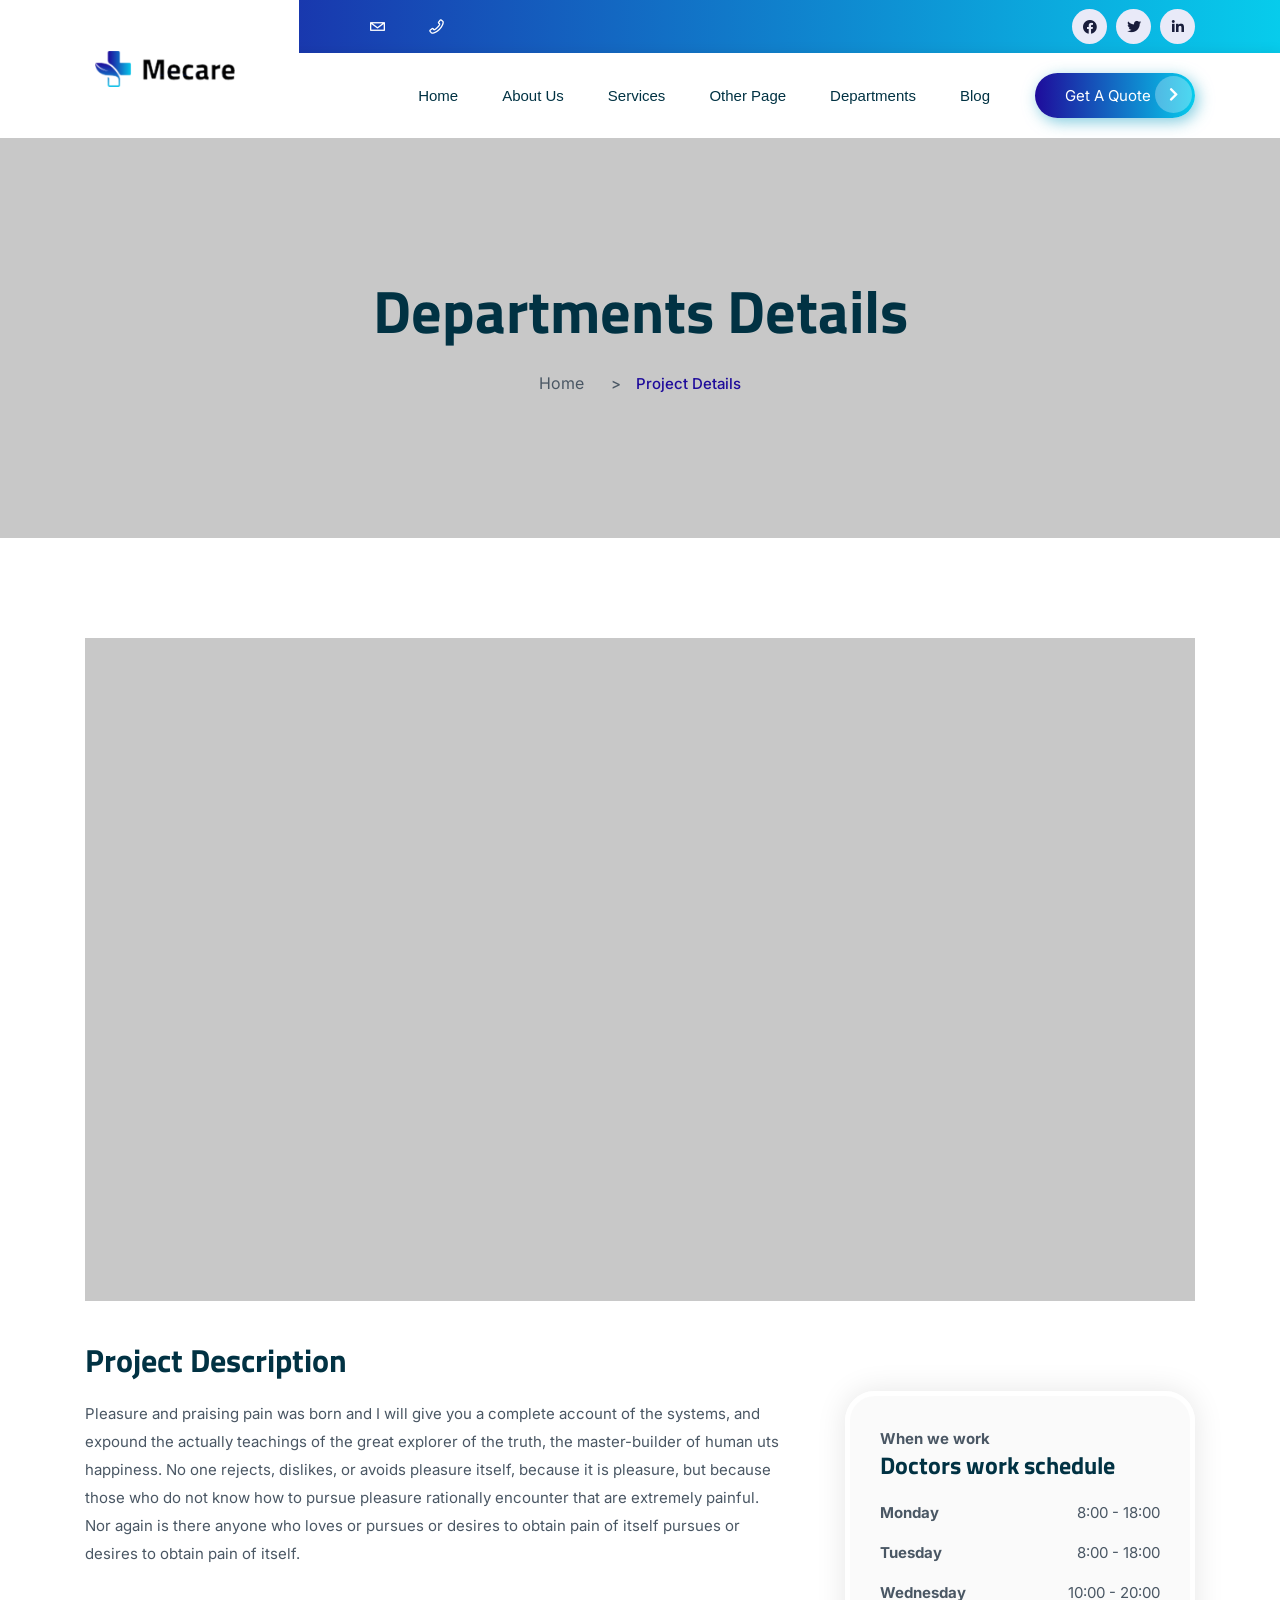
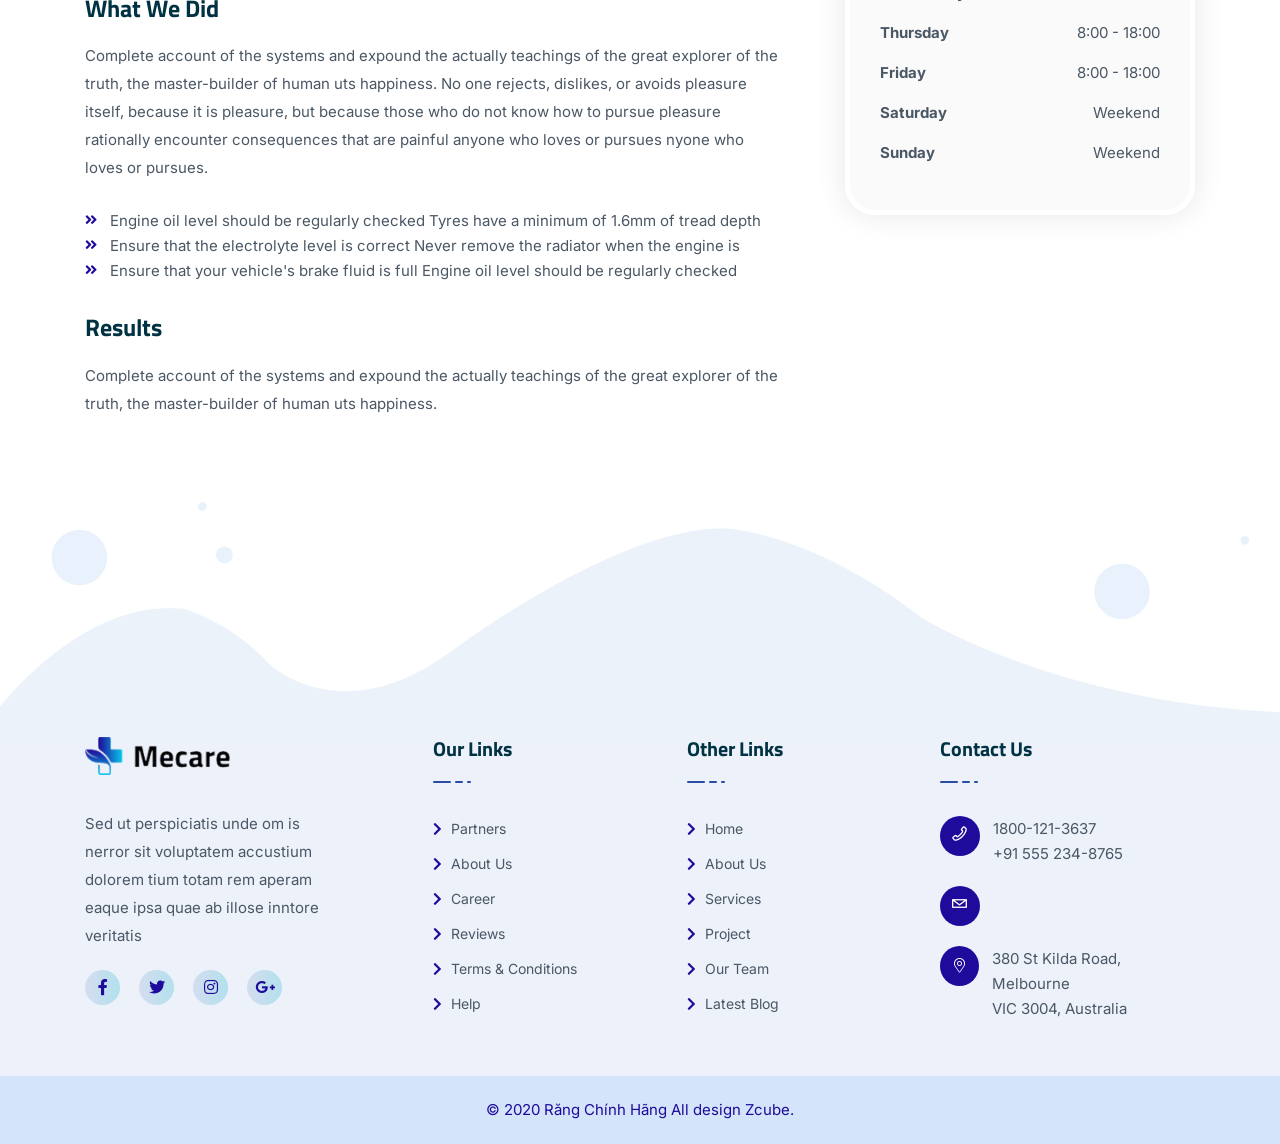
<file: departments-detail.html>
<!doctype html>
<html class="no-js" lang="zxx">
    <head>
        <meta charset="utf-8">
        <meta http-equiv="x-ua-compatible" content="ie=edge">
        <title> Răng Chính Hãng </title>
        <meta name="description" content="">
        <meta name="viewport" content="width=device-width, initial-scale=1">
		<link rel="shortcut icon" type="image/x-icon" href="img/favicon.ico">
        <!-- Place favicon.ico in the root Internist, General Practitonery -->

		<!-- CSS here -->
        <link rel="stylesheet" href="css/bootstrap.min.css">
        <link rel="stylesheet" href="css/animate.min.css">
        <link rel="stylesheet" href="css/magnific-popup.css">
        <link rel="stylesheet" href="fontawesome/css/all.min.css">
        <link rel="stylesheet" href="css/dripicons.css">
        <link rel="stylesheet" href="css/slick.css">
        <link rel="stylesheet" href="css/default.css">
        <link rel="stylesheet" href="css/meanmenu.css">
        <link rel="stylesheet" href="css/style.css">
        <link rel="stylesheet" href="css/responsive.css">
    </head>
    <body>
        <!-- header -->
        <header class="header-area">  
			<div class="header-top second-header d-none d-md-block">
                <div class="container">
                    <div class="row align-items-center">
                        <div class="col-lg-3 col-md-3 d-none d-lg-block">
                        </div>                       
                        <div class="col-lg-4 col-md-8 d-none  d-md-block">
                            <div class="header-cta">
                                <ul>                                   
                                    <li>
                                        <i class="icon dripicons-mail"></i>
<!--                                        <span>info@example.com</span>-->
                                    </li>
                                     <li>
                                        <i class="icon dripicons-phone"></i>

                                    </li>
                                </ul>
                            </div>
                        </div>
                         <div class="col-lg-5 col-md-3 d-none d-lg-block">
                             <div class="header-social text-right">
                            <span>
                                <a href="#" title="Facebook"><i class="fab fa-facebook"></i></a>
                                <a href="#" title="Twitter"><i class="fab fa-twitter"></i></a>
                                <a href="#" title="LinkedIn"><i class="fab fa-linkedin-in"></i></a>                               
                               </span>                    
                               <!--  /social media icon redux -->                               
                        </div>
                        </div>
                         
                    </div>
                </div>
            </div>		
            <div id="header-sticky" class="menu-area">
                <div class="container">
                    <div class="second-menu">
                        <div class="row align-items-center">
                            <div class="col-xl-2 col-lg-2">
                                <div class="logo">
                                    <a href="index.html"><img src="img/logo/logo.png" alt="logo"></a>
                                </div>
                            </div>
                            <div class="col-xl-8 col-lg-8">                               
                                <div class="main-menu text-right pr-15">
                                    <nav id="mobile-menu">
                                        <ul>
                                            <li class="has-sub">
												<a href="index.html">Home</a>
												<ul>													
													<li><a href="index.html">Home Page 01</a></li>
													<li><a href="index-2.html">Home Page 02</a></li>													
													<li><a href="index-3.html">Home Page 03</a></li>													
												</ul>
											</li>
                                            <li><a href="about.html">About Us</a></li>
                                            <li class="has-sub">
                                                <a href="services.html">Services</a>
                                                <ul>													
													<li><a href="services.html">Services</a></li>
													<li><a href="services-detail.html">Services Details</a></li>
												</ul>
                                            </li>                                                                                     
											<li class="has-sub"><a href="#">Other Page</a>
												<ul>													
													<li><a href="pricing.html">Pricing</a></li>
													<li><a href="team.html">Team</a></li>
                                                    <li><a href="shop.html">Shop</a></li>
													<li><a href="shop-details.html">Shop Details</a></li>
												</ul>
											</li>
                                            <li class="has-sub"> 
                                                <a href="departments.html">Departments</a>
                                                <ul>													
													<li><a href="departments.html">Departments</a></li>
													<li><a href="departments-detail.html">Departments Details</a></li>
												</ul>
                                            </li>
                                           
											<li class="has-sub"> 
                                                <a href="blog.html">Blog</a>
                                                <ul>													
													<li><a href="blog.html">Blog</a></li>
													<li><a href="blog-details.html">Blog Details</a></li>
												</ul>
                                            </li>               
                                        </ul>
                                    </nav>
                                </div>
                            </div>    
                             <div class="col-xl-2 col-lg-2 d-none d-lg-block">
                                 <a href="contact.html" class="top-btn">Get A Quote <i class="fas fa-chevron-right"></i></a>
                                 
                            </div>
                             <div class="col-12">
                            <div class="mobile-menu"></div>
                        </div>
                        </div>
                    </div>
                </div>
            </div>
        </header>
        <!-- header-end -->
        <!-- main-area -->
        <main>
            <!-- breadcrumb-area -->
            <section class="breadcrumb-area d-flex align-items-center" style="background-image:url(img/testimonial/test-bg.jpg)">
                <div class="container">
                    <div class="row">
                        <div class="col-xl-6 offset-xl-3 col-lg-8 offset-lg-2">
                            <div class="breadcrumb-wrap text-center">
                                <div class="breadcrumb-title mb-30">
                                    <h2>Departments Details</h2>                                    
                                </div>
                                <nav aria-label="breadcrumb">
                                    <ol class="breadcrumb">
                                        <li class="breadcrumb-item"><a href="index.html">Home</a></li>
                                        <li class="breadcrumb-item active" aria-current="page">Project Details</li>
                                    </ol>
                                </nav>
                            </div>
                        </div>
                    </div>
                </div>
            </section>
            <!-- breadcrumb-area-end -->
			<!-- Project Detail -->
    <section class="project-detail pt-100">
        <div class="container">
            <!-- Upper Box -->
            <div class="upper-box">
                <div class="single-item-carousel owl-carousel owl-theme">
                    <figure class="image"><img src="img/blog/inner_b3.jpg" alt=""></figure>                    
                </div>
            </div>

            <!-- Lower Content -->
            <div class="lower-content">
                <div class="row">
                    <div class="text-column col-lg-8 col-md-12 col-sm-12">
                        <div class="inner-column">
                            <h2>Project Description</h2>
                            <p>Pleasure and praising pain was born and I will give you a complete account of the systems, and expound the actually teachings of the great explorer of the truth, the master-builder of human uts happiness. No one rejects, dislikes, or avoids pleasure itself, because it is pleasure, but because those who do not know how to pursue pleasure rationally encounter that are extremely painful. Nor again is there anyone who loves or pursues or desires to obtain pain of itself pursues or desires to obtain pain of itself.</p>
                            <h3>What We Did</h3>
                            <p>Complete account of the systems and expound the actually teachings of the great explorer of the truth, the master-builder of human uts happiness. No one rejects, dislikes, or avoids pleasure itself, because it is pleasure, but because those who do not know how to pursue pleasure rationally encounter consequences that are painful anyone who loves or pursues nyone who loves or pursues.</p>
                            <ul class="list-style-one">
                                <li>Engine oil level should be regularly checked Tyres have a minimum of 1.6mm of tread depth</li>
                                <li>Ensure that the electrolyte level is correct Never remove the radiator when the engine is</li>
                                <li>Ensure that your vehicle's brake fluid is full Engine oil level should be regularly checked</li>
                            </ul>
                            <h3>Results</h3>
                            <p>Complete account of the systems and expound the actually teachings of the great explorer of the truth, the master-builder of human uts happiness.</p>
                        </div>
                    </div>

                    <div class="info-column col-lg-4 col-md-12 col-sm-12">
                        <div class="inner-column">
                            <strong>When we work</strong>
                            <h3>Doctors work schedule</h3>
                            
                            <ul class="schedule">
                                <li>
                                    <div class="days"> Monday </div>
                                    <div class="date"> 8:00 - 18:00 </div>
                                </li>
                                 <li>
                                    <div class="days"> Tuesday </div>
                                    <div class="date"> 8:00 - 18:00 </div>
                                </li>
                                 <li>
                                    <div class="days">  Wednesday  </div>
                                    <div class="date">  10:00 - 20:00  </div>
                                </li>
                                 <li>
                                    <div class="days">  Thursday  </div>
                                    <div class="date"> 8:00 - 18:00 </div>
                                </li>
                                 <li>
                                    <div class="days"> Friday </div>
                                    <div class="date"> 8:00 - 18:00 </div>
                                </li>
                                 <li>
                                    <div class="days">  Saturday  </div>
                                    <div class="date"> Weekend </div>
                                </li>
                                 <li>
                                    <div class="days"> Sunday </div>
                                    <div class="date"> Weekend </div>
                                </li>
                            </ul>
                        </div>
                    </div>
                </div>
            </div>

            
        </div>
    </section>
    <!--End Project Detail -->

				
		
        </main>
        <!-- main-area-end -->
         <!-- footer -->
        <footer class="footer-bg footer-p" >
            <div class="overly"><img src="img/an-bg/footer-bg.png" alt="rest"></div>
            <div class="footer-top pb-30" style="background-color: #ECF1FA;">
                <div class="container">
                    <div class="row justify-content-between">
                        
                        <div class="col-xl-3 col-lg-3 col-sm-6">
                            <div class="footer-widget mb-30">
                                <div class="flog mb-35">
                                    <a href="#"><img src="img/logo/logo.png" alt="logo"></a>
                                </div>
                                <div class="footer-text mb-20">
                                    <p>Sed ut perspiciatis unde om is nerror sit voluptatem accustium dolorem tium totam rem aperam eaque ipsa quae ab illose
                                    inntore veritatis</p>
                                </div>
                                <div class="footer-social">
                                    <a href="#"><i class="fab fa-facebook-f"></i></a>
                                    <a href="#"><i class="fab fa-twitter"></i></a>
                                    <a href="#"><i class="fab fa-instagram"></i></a>
                                    <a href="#"><i class="fab fa-google-plus-g"></i></a>
                                </div>
                            </div>
                        </div>
                        
                        
						<div class="col-xl-2 col-lg-2 col-sm-6">
                            <div class="footer-widget mb-30">
                                <div class="f-widget-title">
                                    <h5>Our Links</h5>
                                </div>
                                <div class="footer-link">
                                    <ul>                                        
                                        <li><a href="#"><i class="fas fa-chevron-right"></i> Partners</a></li>
										<li><a href="#"><i class="fas fa-chevron-right"></i> About Us</a></li>
                                        <li><a href="#"><i class="fas fa-chevron-right"></i> Career</a></li>
                                        <li><a href="#"><i class="fas fa-chevron-right"></i> Reviews</a></li>
                                        <li><a href="#"><i class="fas fa-chevron-right"></i> Terms & Conditions</a></li>
                                        <li><a href="#"><i class="fas fa-chevron-right"></i> Help</a></li>
                                    </ul>
                                </div>
                            </div>
                        </div>
                        <div class="col-xl-2 col-lg-2 col-sm-6">
                            <div class="footer-widget mb-30">
                                <div class="f-widget-title">
                                    <h5>Other Links</h5>
                                </div>
                                <div class="footer-link">
                                    <ul>
                                        <li><a href="#"><i class="fas fa-chevron-right"></i> Home</a></li>
                                        <li><a href="#"><i class="fas fa-chevron-right"></i> About Us</a></li>
                                        <li><a href="#"><i class="fas fa-chevron-right"></i> Services</a></li>
                                        <li><a href="#"><i class="fas fa-chevron-right"></i> Project</a></li>
                                        <li><a href="#"><i class="fas fa-chevron-right"></i> Our Team</a></li>
                                        <li><a href="#"><i class="fas fa-chevron-right"></i> Latest Blog</a></li>
                                    </ul>
                                </div>
                            </div>
                        </div>  
                        <div class="col-xl-3 col-lg-3 col-sm-6">
                            <div class="footer-widget mb-30">
                                <div class="f-widget-title">
                                    <h5>Contact Us</h5>
                                </div>
                                <div class="footer-link">
                                    <div class="f-contact">
                                    <ul>
                                    <li>
                                        <i class="icon dripicons-phone"></i>
                                        <span>1800-121-3637<br>+91 555 234-8765</span>
                                    </li>
                                    <li>
                                        <i class="icon dripicons-mail"></i>
<!--                                         <span><a href="mailto:info@example.com">info@example.com</a><br><a href="mailto:sale@example.com">sale@example.com</a></span>-->
                                    </li>
                                    <li>
                                      <i class="fal fa-map-marker-alt"></i>
                                         <span>380 St Kilda Road, Melbourne<br>VIC 3004, Australia</span>
                                    </li>
                                </ul>
                                    
                                    </div>
                                   
                                    
                                </div>
                            </div>
                        </div>
                        
                    </div>
                </div>
            </div>
            <div class="copyright-wrap">
                <div class="container">
                    <div class="row">
                        <div class="col-12">
                            <div class="copyright-text text-center">
                                <p>&copy; 2020 Răng Chính Hãng  All design Zcube.</p>
                            </div>
                        </div>
                    </div>
                </div>
            </div>
        </footer>
        <!-- footer-end -->


		<!-- JS here -->
        	<!-- JS here -->
        <script src="js/vendor/modernizr-3.5.0.min.js"></script>
        <script src="js/vendor/jquery-1.12.4.min.js"></script>
        <script src="js/popper.min.js"></script>
        <script src="js/bootstrap.min.js"></script>
        <script src="js/one-page-nav-min.js"></script>
        <script src="js/jquery.meanmenu.min.js"></script>
        <script src="js/slick.min.js"></script>
        <script src="js/ajax-form.js"></script>
        <script src="js/paroller.js"></script>
        <script src="js/wow.min.js"></script>
        <script src="js/js_isotope.pkgd.min.js"></script>
        <script src="js/imagesloaded.min.js"></script>
        <script src="js/parallax.min.js"></script>
        <script src="js/jquery.waypoints.min.js"></script>
        <script src="js/jquery.counterup.min.js"></script>
        <script src="js/jquery.scrollUp.min.js"></script>
        <script src="js/parallax-scroll.js"></script>
        <script src="js/jquery.magnific-popup.min.js"></script>
        <script src="js/element-in-view.js"></script>
        <script src="js/main.js"></script>
    </body>
</html>
</file>
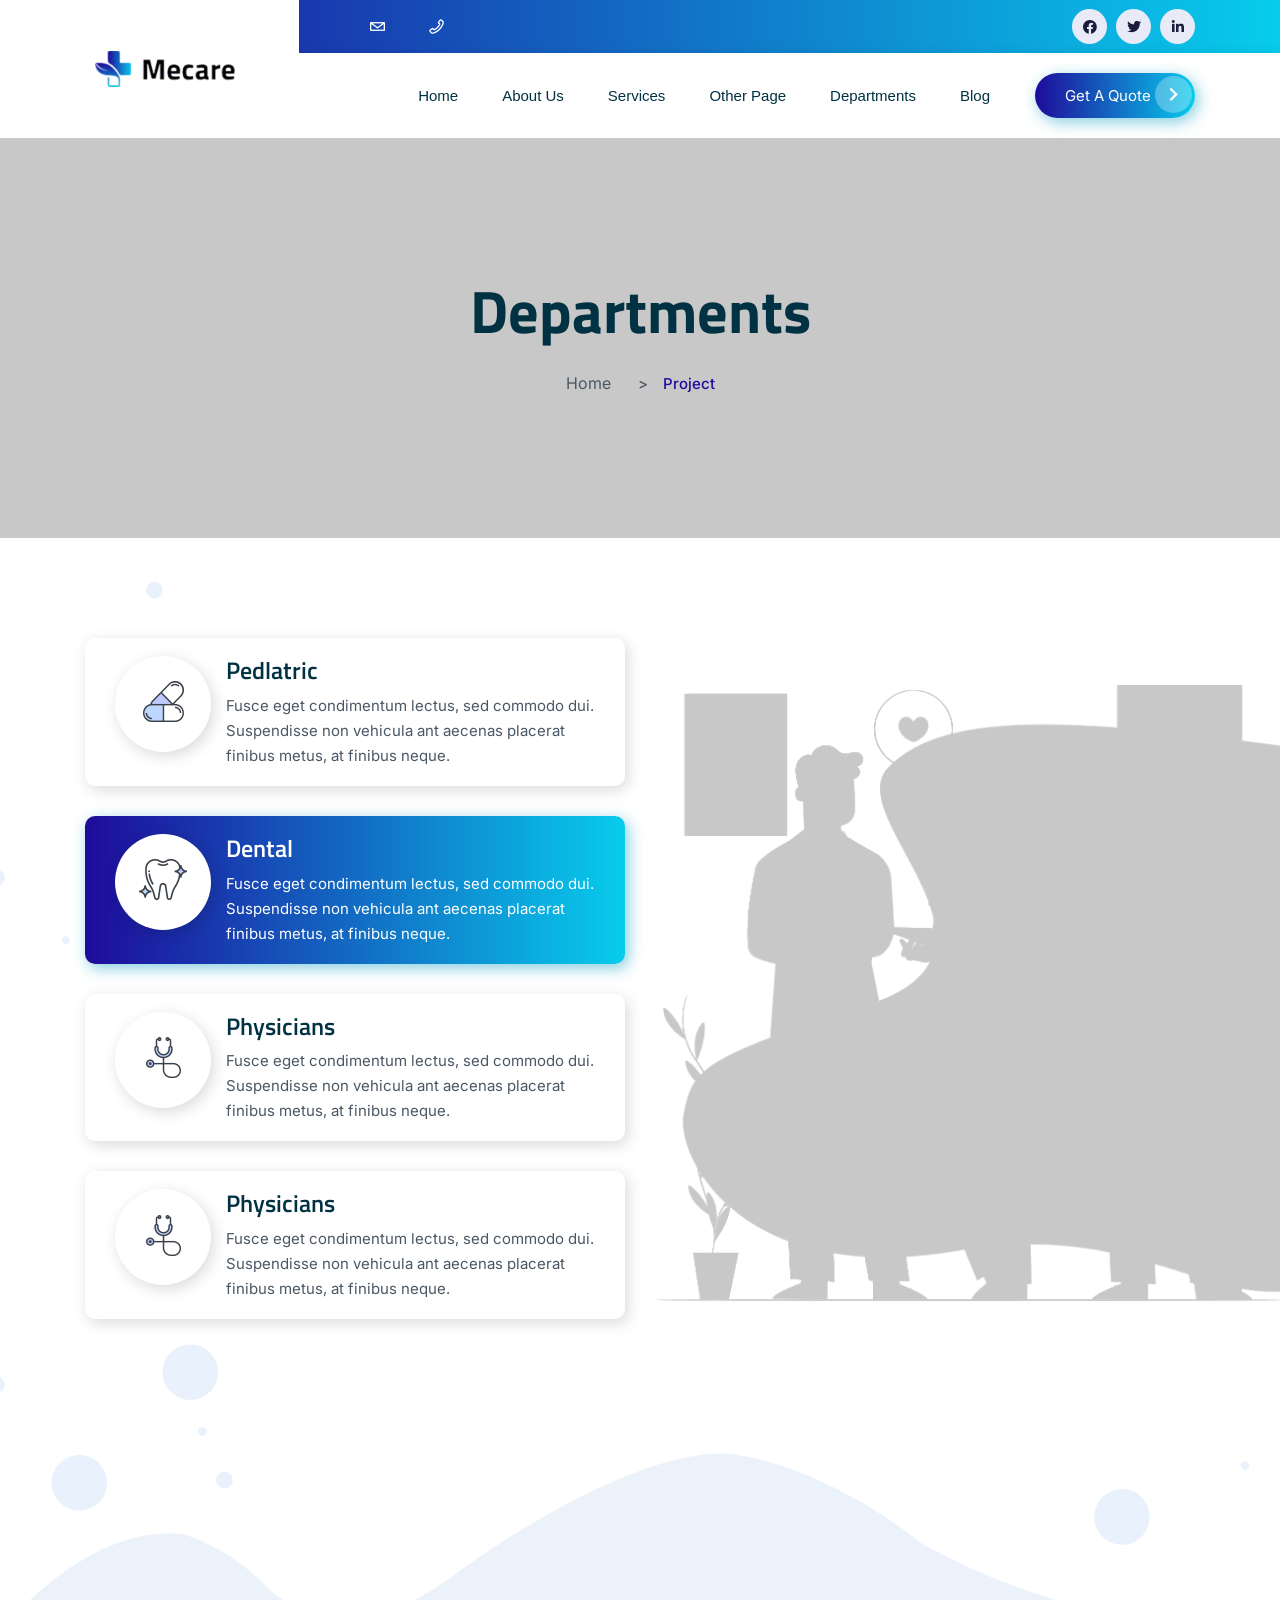
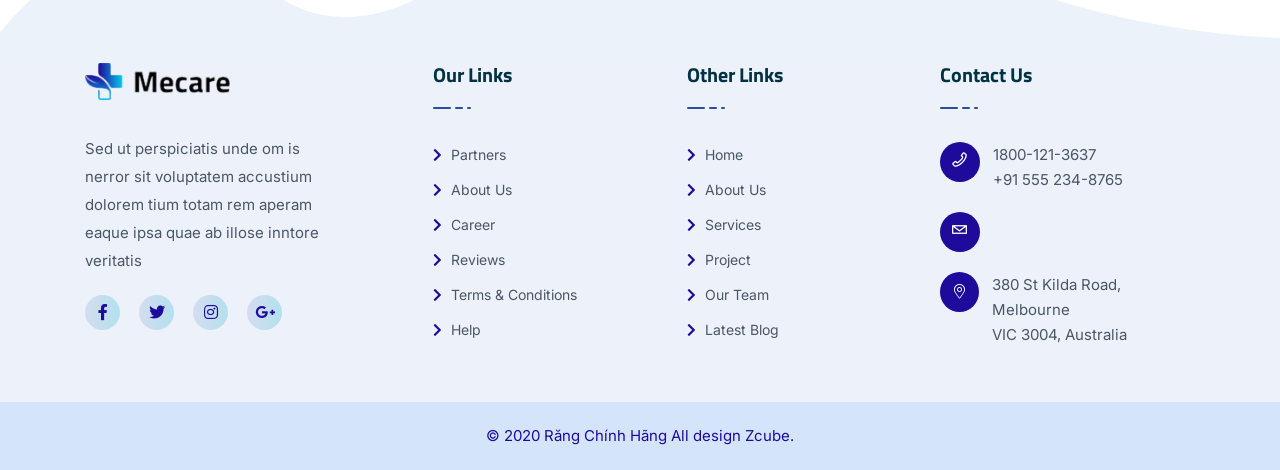
<file: departments.html>
<!doctype html>
<html class="no-js" lang="zxx">
    <head>
        <meta charset="utf-8">
        <meta http-equiv="x-ua-compatible" content="ie=edge">
        <title> Răng Chính Hãng </title>
        <meta name="description" content="">
        <meta name="viewport" content="width=device-width, initial-scale=1">
		<link rel="shortcut icon" type="image/x-icon" href="img/favicon.ico">
        <!-- Place favicon.ico in the root Internist, General Practitonery -->

		<!-- CSS here -->
        <link rel="stylesheet" href="css/bootstrap.min.css">
        <link rel="stylesheet" href="css/animate.min.css">
        <link rel="stylesheet" href="css/magnific-popup.css">
        <link rel="stylesheet" href="fontawesome/css/all.min.css">
        <link rel="stylesheet" href="css/dripicons.css">
        <link rel="stylesheet" href="css/slick.css">
        <link rel="stylesheet" href="css/default.css">
        <link rel="stylesheet" href="css/meanmenu.css">
        <link rel="stylesheet" href="css/style.css">
        <link rel="stylesheet" href="css/responsive.css">
    </head>
    <body>
        <!-- header -->
        <header class="header-area">  
			<div class="header-top second-header d-none d-md-block">
                <div class="container">
                    <div class="row align-items-center">
                        <div class="col-lg-3 col-md-3 d-none d-lg-block">
                        </div>                       
                        <div class="col-lg-4 col-md-8 d-none  d-md-block">
                            <div class="header-cta">
                                <ul>                                   
                                    <li>
                                        <i class="icon dripicons-mail"></i>
<!--                                        <span>info@example.com</span>-->
                                    </li>
                                     <li>
                                        <i class="icon dripicons-phone"></i>

                                    </li>
                                </ul>
                            </div>
                        </div>
                         <div class="col-lg-5 col-md-3 d-none d-lg-block">
                             <div class="header-social text-right">
                            <span>
                                <a href="#" title="Facebook"><i class="fab fa-facebook"></i></a>
                                <a href="#" title="Twitter"><i class="fab fa-twitter"></i></a>
                                <a href="#" title="LinkedIn"><i class="fab fa-linkedin-in"></i></a>                               
                               </span>                    
                               <!--  /social media icon redux -->                               
                        </div>
                        </div>
                         
                    </div>
                </div>
            </div>		
            <div id="header-sticky" class="menu-area">
                <div class="container">
                    <div class="second-menu">
                        <div class="row align-items-center">
                            <div class="col-xl-2 col-lg-2">
                                <div class="logo">
                                    <a href="index.html"><img src="img/logo/logo.png" alt="logo"></a>
                                </div>
                            </div>
                            <div class="col-xl-8 col-lg-8">                               
                                <div class="main-menu text-right pr-15">
                                    <nav id="mobile-menu">
                                        <ul>
                                            <li class="has-sub">
												<a href="index.html">Home</a>
												<ul>													
													<li><a href="index.html">Home Page 01</a></li>
													<li><a href="index-2.html">Home Page 02</a></li>													
													<li><a href="index-3.html">Home Page 03</a></li>													
												</ul>
											</li>
                                            <li><a href="about.html">About Us</a></li>
                                            <li class="has-sub">
                                                <a href="services.html">Services</a>
                                                <ul>													
													<li><a href="services.html">Services</a></li>
													<li><a href="services-detail.html">Services Details</a></li>
												</ul>
                                            </li>                                                                                     
											<li class="has-sub"><a href="#">Other Page</a>
												<ul>													
													<li><a href="pricing.html">Pricing</a></li>
													<li><a href="team.html">Team</a></li>
                                                    <li><a href="shop.html">Shop</a></li>
													<li><a href="shop-details.html">Shop Details</a></li>
												</ul>
											</li>
                                            <li class="has-sub"> 
                                                <a href="departments.html">Departments</a>
                                                <ul>													
													<li><a href="departments.html">Departments</a></li>
													<li><a href="departments-detail.html">Departments Details</a></li>
												</ul>
                                            </li>
                                           
											<li class="has-sub"> 
                                                <a href="blog.html">Blog</a>
                                                <ul>													
													<li><a href="blog.html">Blog</a></li>
													<li><a href="blog-details.html">Blog Details</a></li>
												</ul>
                                            </li>               
                                        </ul>
                                    </nav>
                                </div>
                            </div>    
                             <div class="col-xl-2 col-lg-2 d-none d-lg-block">
                                 <a href="contact.html" class="top-btn">Get A Quote <i class="fas fa-chevron-right"></i></a>
                                 
                            </div>
                             <div class="col-12">
                            <div class="mobile-menu"></div>
                        </div>
                        </div>
                    </div>
                </div>
            </div>
        </header>
        <!-- header-end -->
        <!-- main-area -->
        <main>
            <!-- breadcrumb-area -->
            <section class="breadcrumb-area d-flex align-items-center" style="background-image:url(img/testimonial/test-bg.jpg)">
                <div class="container">
                    <div class="row">
                        <div class="col-xl-6 offset-xl-3 col-lg-8 offset-lg-2">
                            <div class="breadcrumb-wrap text-center">
                                <div class="breadcrumb-title mb-30">
                                    <h2>Departments</h2>                                    
                                </div>
                                <nav aria-label="breadcrumb">
                                    <ol class="breadcrumb">
                                        <li class="breadcrumb-item"><a href="index.html">Home</a></li>
                                        <li class="breadcrumb-item active" aria-current="page">Project</li>
                                    </ol>
                                </nav>
                            </div>
                        </div>
                    </div>
                </div>
            </section>
            <!-- breadcrumb-area-end -->
			 <!-- department-area -->
            <section class="department-area cta-bg pb-70 pt-100 fix" style="background-image:url(img/an-bg/an-bg05.png); background-size: contain;">
                <div class="container">
                    <div class="row align-items-center">
                        <div class="col-lg-6">                            
                            <ul>
                                        <li>
                                            <div class="icon">
                                                <div><img src="img/icon/de-icon01.png" alt="de-icon"></div></div> 
                                            <a href="#" class="text">
                                                <h3>Pedlatric</h3>
                                                Fusce eget condimentum lectus, sed commodo dui. Suspendisse non vehicula ant aecenas placerat finibus metus, at finibus neque.
                                            </a>
                                        </li>
                                        <li class="active">
                                            <div class="icon">
                                                <div><img src="img/icon/de-icon02.png" alt="de-icon"></div></div> 
                                             <a href="#" class="text">
                                                <h3>Dental</h3>
                                                Fusce eget condimentum lectus, sed commodo dui. Suspendisse non vehicula ant aecenas placerat finibus metus, at finibus neque.
                                            </a>
                                        </li>
                                        <li>
                                             <div class="icon">
                                                <div><img src="img/icon/de-icon03.png" alt="de-icon"></div></div> 
                                            <a href="#" class="text">
                                                <h3>Physicians</h3>
                                                Fusce eget condimentum lectus, sed commodo dui. Suspendisse non vehicula ant aecenas placerat finibus metus, at finibus neque.
                                            </a>
                                        </li>        
                                        <li>
                                             <div class="icon">
                                                <div><img src="img/icon/de-icon03.png" alt="de-icon"></div></div> 
                                            <a href="#" class="text">
                                                <h3>Physicians</h3>
                                                Fusce eget condimentum lectus, sed commodo dui. Suspendisse non vehicula ant aecenas placerat finibus metus, at finibus neque.
                                            </a>
                                        </li>                
                                </ul>
                                             
                        </div>
					    <div class="col-lg-6">
                            <div class="s-d-img p-relative">
                                <img src="img/bg/de-illustration.png" alt="img">
                                
                            </div>
                                             
                        </div>
                    </div>
                </div>
            </section>
            <!-- department-area-end -->			
            
        </main>
        <!-- main-area-end -->
         <!-- footer -->
        <footer class="footer-bg footer-p" >
            <div class="overly"><img src="img/an-bg/footer-bg.png" alt="rest"></div>
            <div class="footer-top pb-30" style="background-color: #ECF1FA;">
                <div class="container">
                    <div class="row justify-content-between">
                        
                        <div class="col-xl-3 col-lg-3 col-sm-6">
                            <div class="footer-widget mb-30">
                                <div class="flog mb-35">
                                    <a href="#"><img src="img/logo/logo.png" alt="logo"></a>
                                </div>
                                <div class="footer-text mb-20">
                                    <p>Sed ut perspiciatis unde om is nerror sit voluptatem accustium dolorem tium totam rem aperam eaque ipsa quae ab illose
                                    inntore veritatis</p>
                                </div>
                                <div class="footer-social">
                                    <a href="#"><i class="fab fa-facebook-f"></i></a>
                                    <a href="#"><i class="fab fa-twitter"></i></a>
                                    <a href="#"><i class="fab fa-instagram"></i></a>
                                    <a href="#"><i class="fab fa-google-plus-g"></i></a>
                                </div>
                            </div>
                        </div>
                        
                        
						<div class="col-xl-2 col-lg-2 col-sm-6">
                            <div class="footer-widget mb-30">
                                <div class="f-widget-title">
                                    <h5>Our Links</h5>
                                </div>
                                <div class="footer-link">
                                    <ul>                                        
                                        <li><a href="#"><i class="fas fa-chevron-right"></i> Partners</a></li>
										<li><a href="#"><i class="fas fa-chevron-right"></i> About Us</a></li>
                                        <li><a href="#"><i class="fas fa-chevron-right"></i> Career</a></li>
                                        <li><a href="#"><i class="fas fa-chevron-right"></i> Reviews</a></li>
                                        <li><a href="#"><i class="fas fa-chevron-right"></i> Terms & Conditions</a></li>
                                        <li><a href="#"><i class="fas fa-chevron-right"></i> Help</a></li>
                                    </ul>
                                </div>
                            </div>
                        </div>
                        <div class="col-xl-2 col-lg-2 col-sm-6">
                            <div class="footer-widget mb-30">
                                <div class="f-widget-title">
                                    <h5>Other Links</h5>
                                </div>
                                <div class="footer-link">
                                    <ul>
                                        <li><a href="#"><i class="fas fa-chevron-right"></i> Home</a></li>
                                        <li><a href="#"><i class="fas fa-chevron-right"></i> About Us</a></li>
                                        <li><a href="#"><i class="fas fa-chevron-right"></i> Services</a></li>
                                        <li><a href="#"><i class="fas fa-chevron-right"></i> Project</a></li>
                                        <li><a href="#"><i class="fas fa-chevron-right"></i> Our Team</a></li>
                                        <li><a href="#"><i class="fas fa-chevron-right"></i> Latest Blog</a></li>
                                    </ul>
                                </div>
                            </div>
                        </div>  
                        <div class="col-xl-3 col-lg-3 col-sm-6">
                            <div class="footer-widget mb-30">
                                <div class="f-widget-title">
                                    <h5>Contact Us</h5>
                                </div>
                                <div class="footer-link">
                                    <div class="f-contact">
                                    <ul>
                                    <li>
                                        <i class="icon dripicons-phone"></i>
                                        <span>1800-121-3637<br>+91 555 234-8765</span>
                                    </li>
                                    <li>
                                        <i class="icon dripicons-mail"></i>
<!--                                         <span><a href="mailto:info@example.com">info@example.com</a><br><a href="mailto:sale@example.com">sale@example.com</a></span>-->
                                    </li>
                                    <li>
                                      <i class="fal fa-map-marker-alt"></i>
                                         <span>380 St Kilda Road, Melbourne<br>VIC 3004, Australia</span>
                                    </li>
                                </ul>
                                    
                                    </div>
                                   
                                    
                                </div>
                            </div>
                        </div>
                        
                    </div>
                </div>
            </div>
            <div class="copyright-wrap">
                <div class="container">
                    <div class="row">
                        <div class="col-12">
                            <div class="copyright-text text-center">
                                <p>&copy; 2020 Răng Chính Hãng  All design Zcube.</p>
                            </div>
                        </div>
                    </div>
                </div>
            </div>
        </footer>
        <!-- footer-end -->


		<!-- JS here -->
        	<!-- JS here -->
        <script src="js/vendor/modernizr-3.5.0.min.js"></script>
        <script src="js/vendor/jquery-1.12.4.min.js"></script>
        <script src="js/popper.min.js"></script>
        <script src="js/bootstrap.min.js"></script>
        <script src="js/one-page-nav-min.js"></script>
        <script src="js/jquery.meanmenu.min.js"></script>
        <script src="js/slick.min.js"></script>
        <script src="js/ajax-form.js"></script>
        <script src="js/paroller.js"></script>
        <script src="js/wow.min.js"></script>
        <script src="js/js_isotope.pkgd.min.js"></script>
        <script src="js/imagesloaded.min.js"></script>
        <script src="js/parallax.min.js"></script>
        <script src="js/jquery.waypoints.min.js"></script>
        <script src="js/jquery.counterup.min.js"></script>
        <script src="js/jquery.scrollUp.min.js"></script>
        <script src="js/parallax-scroll.js"></script>
        <script src="js/jquery.magnific-popup.min.js"></script>
        <script src="js/element-in-view.js"></script>
        <script src="js/main.js"></script>
    </body>
</html>
</file>
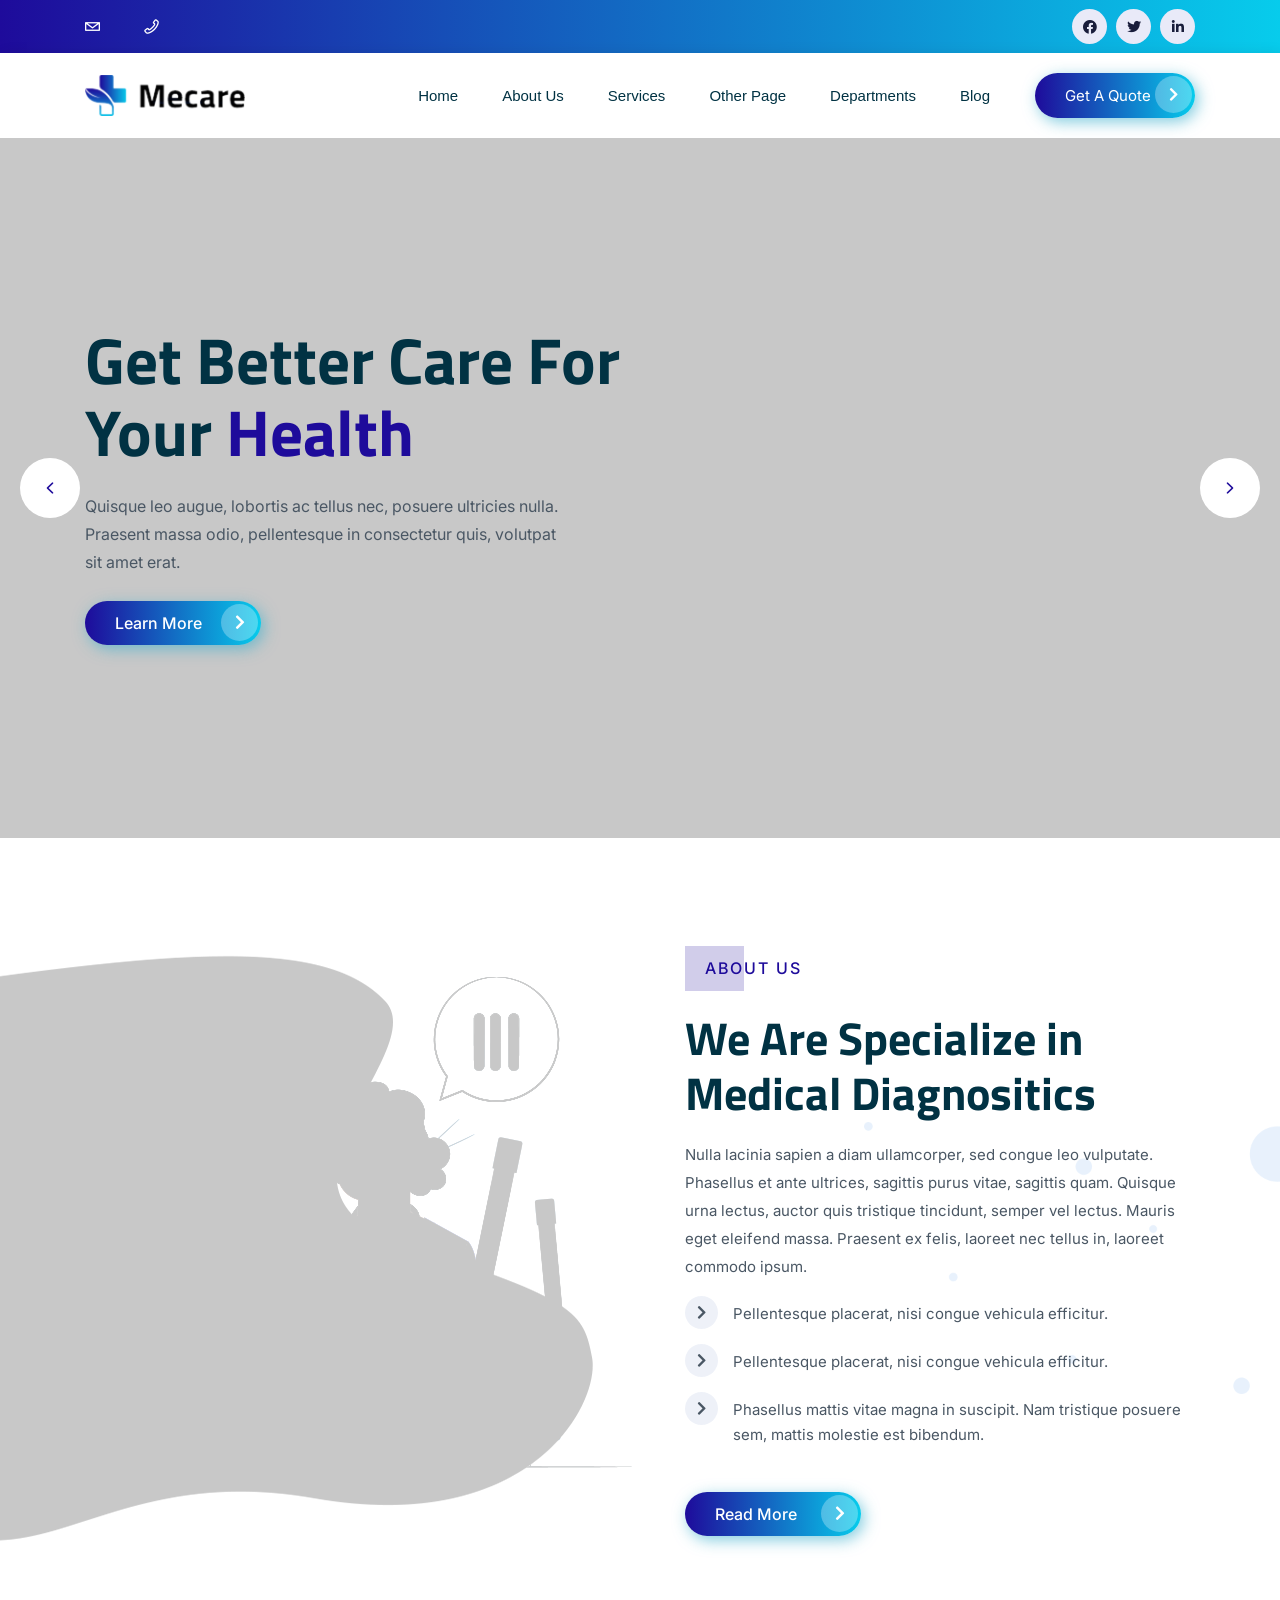
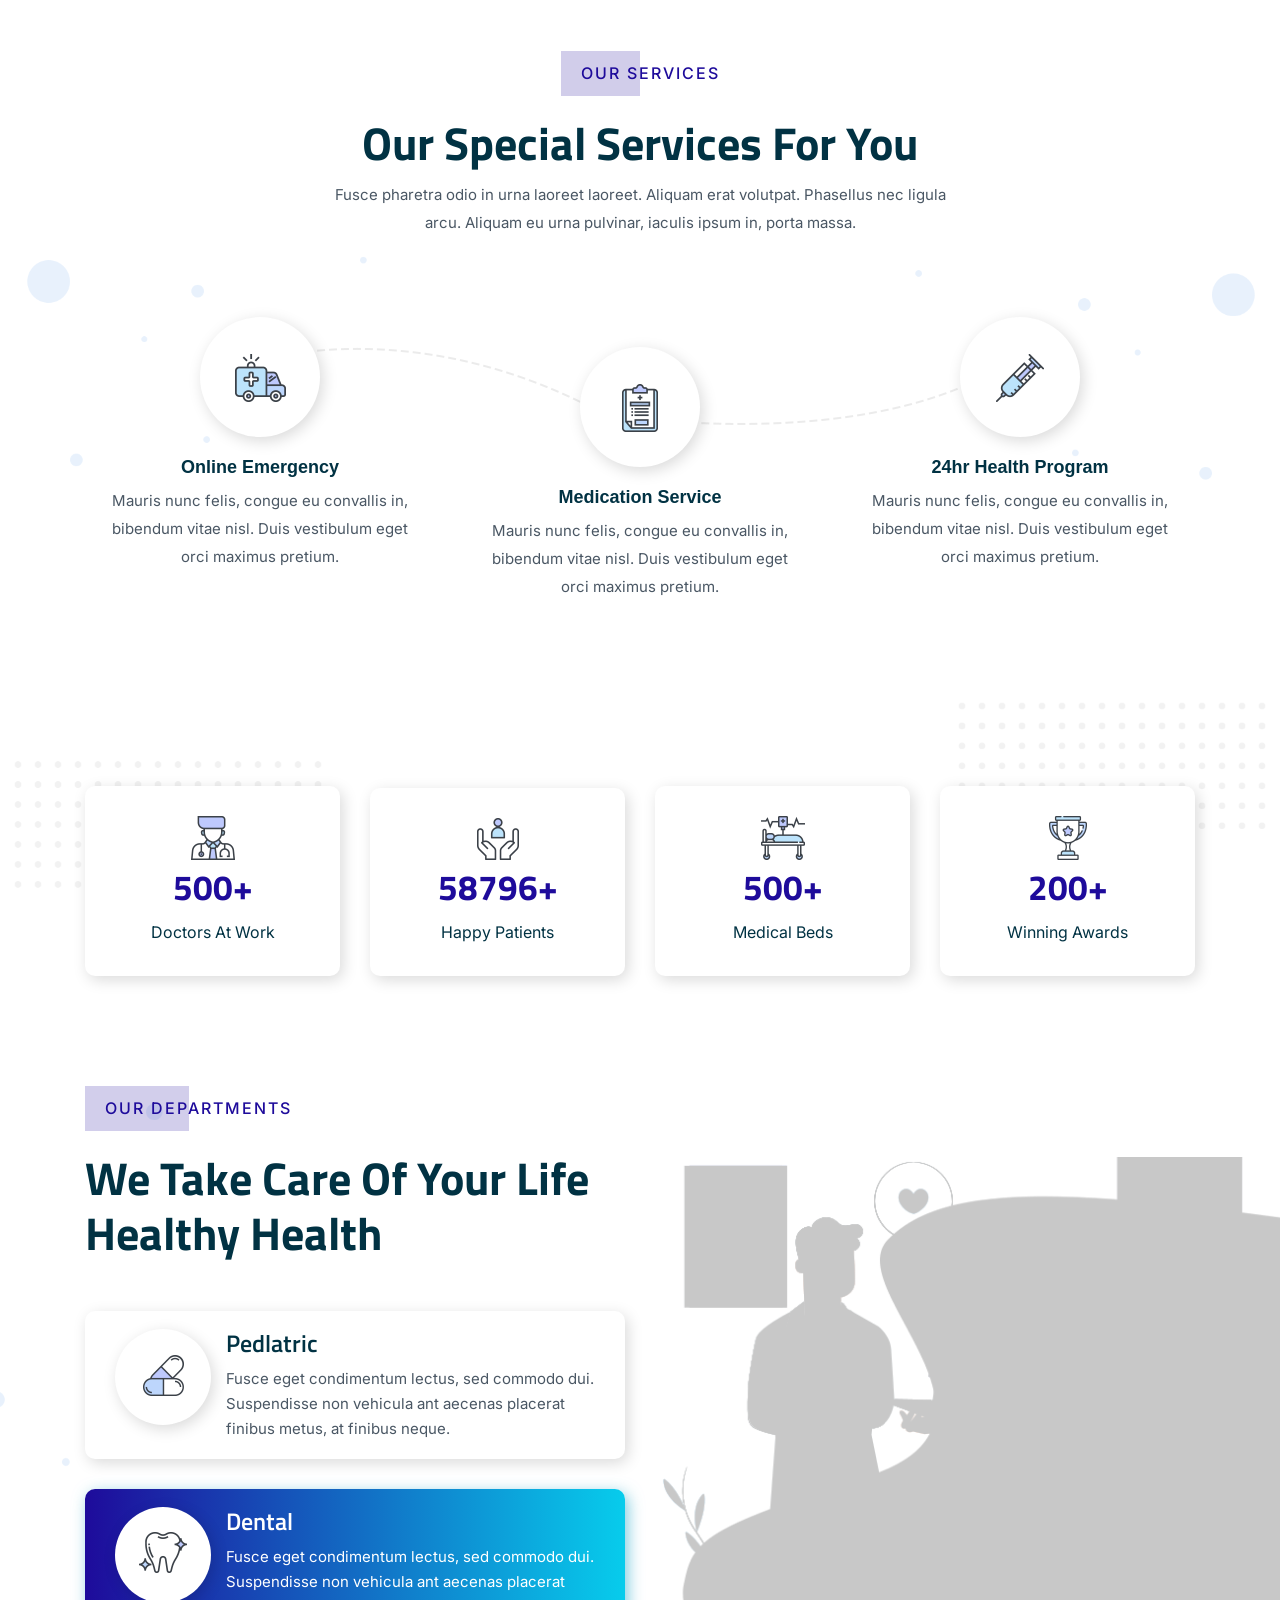
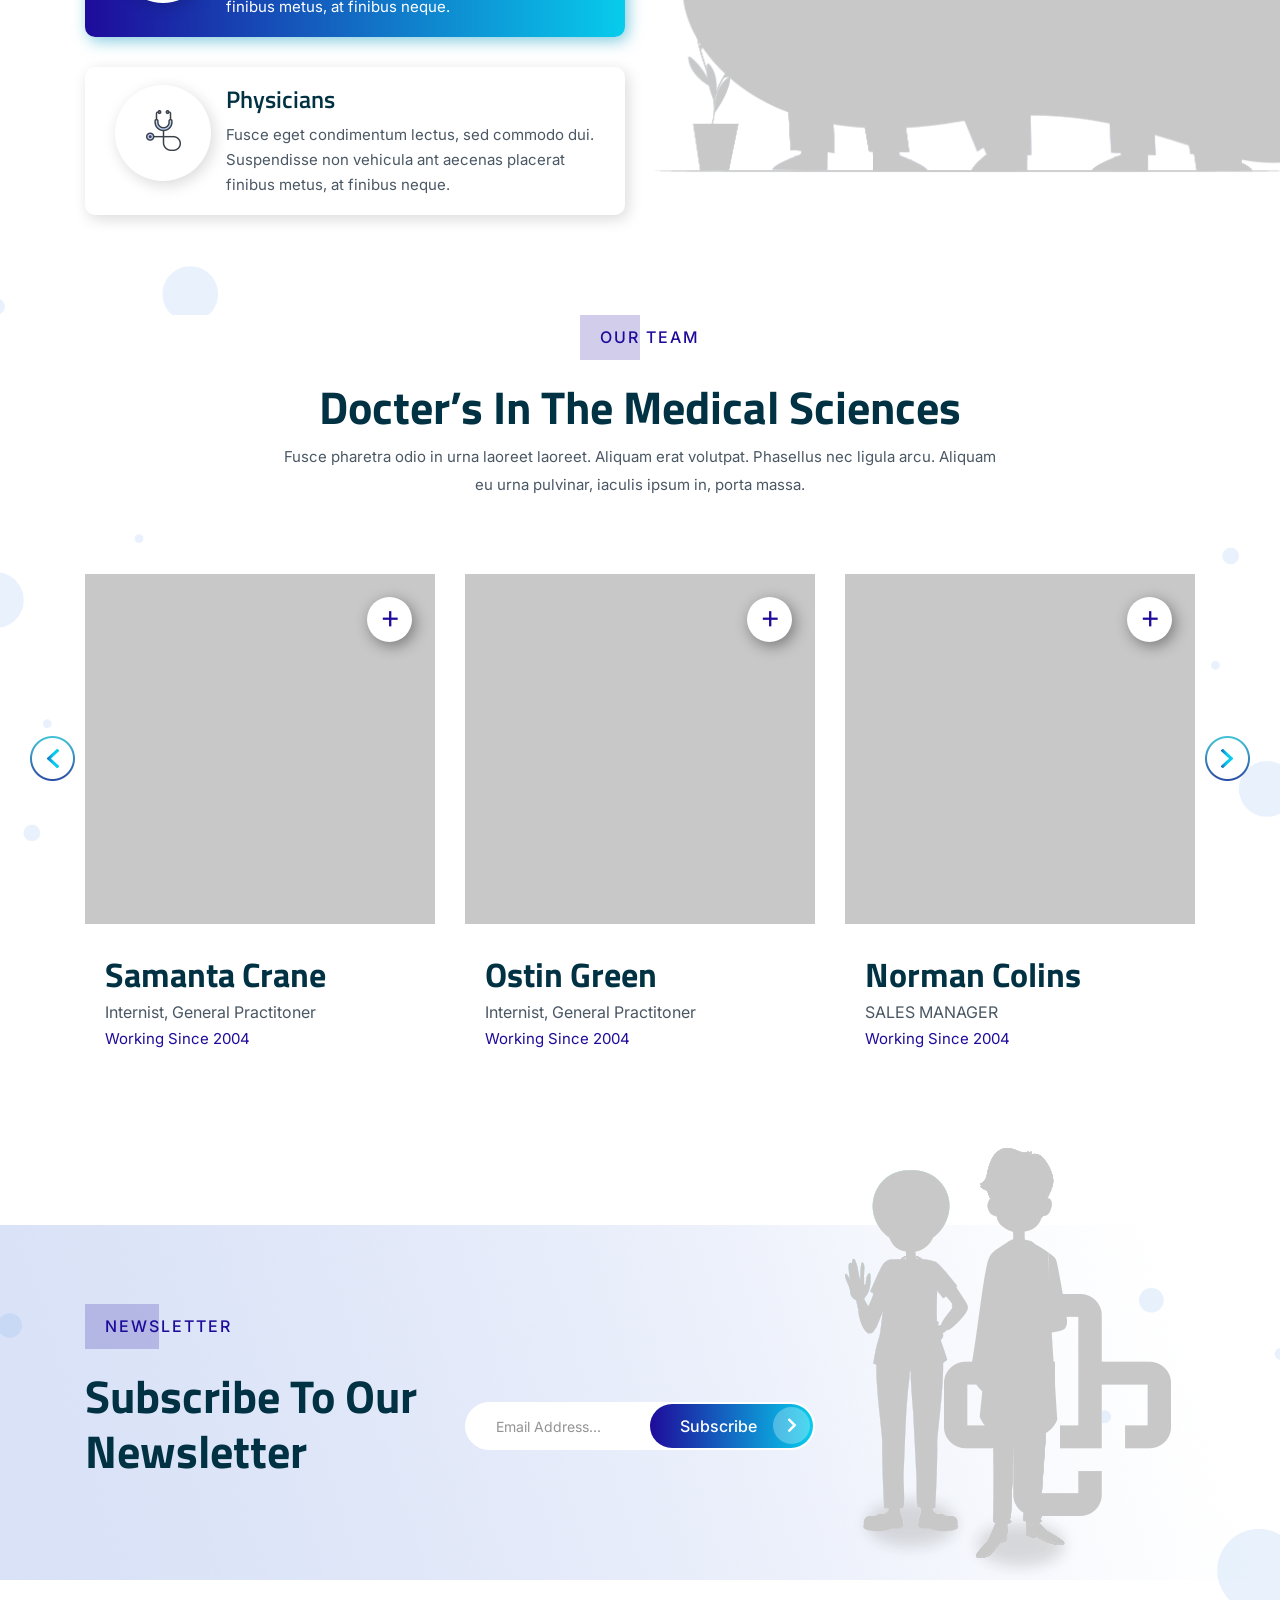
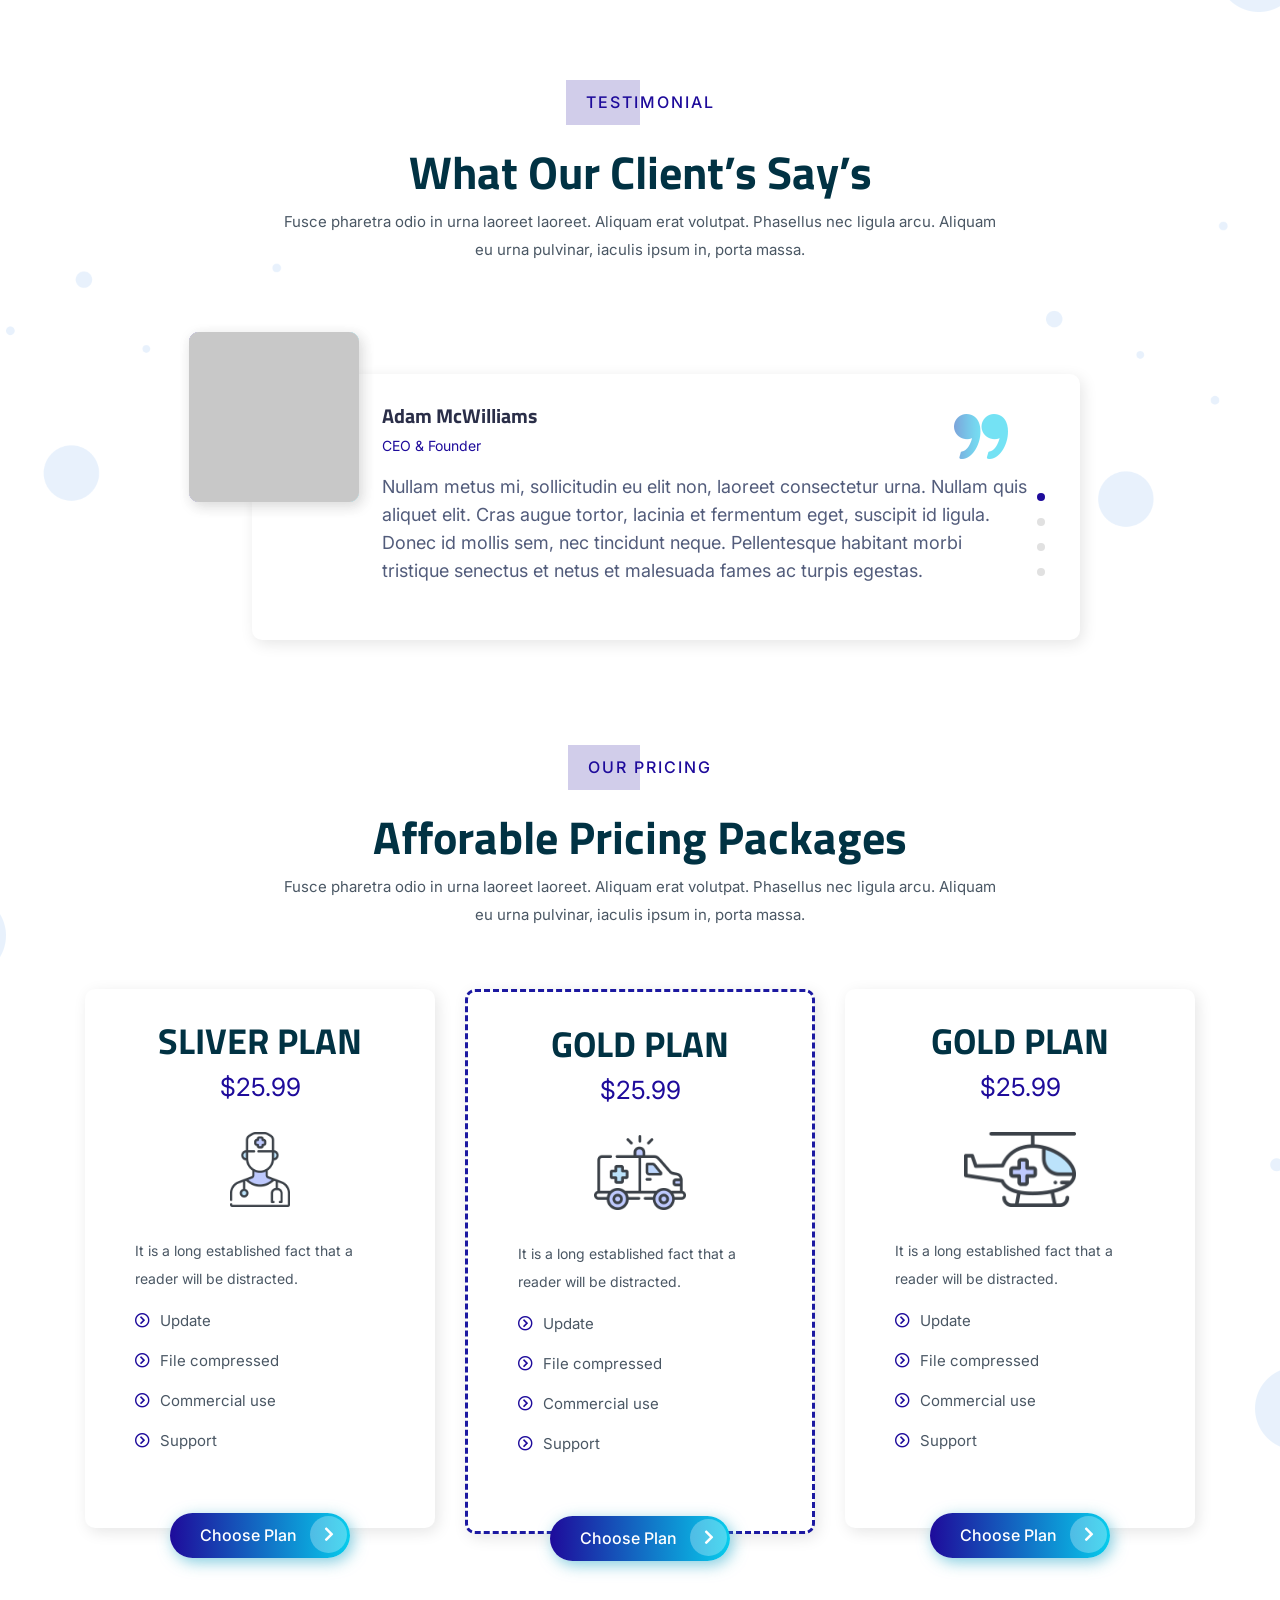
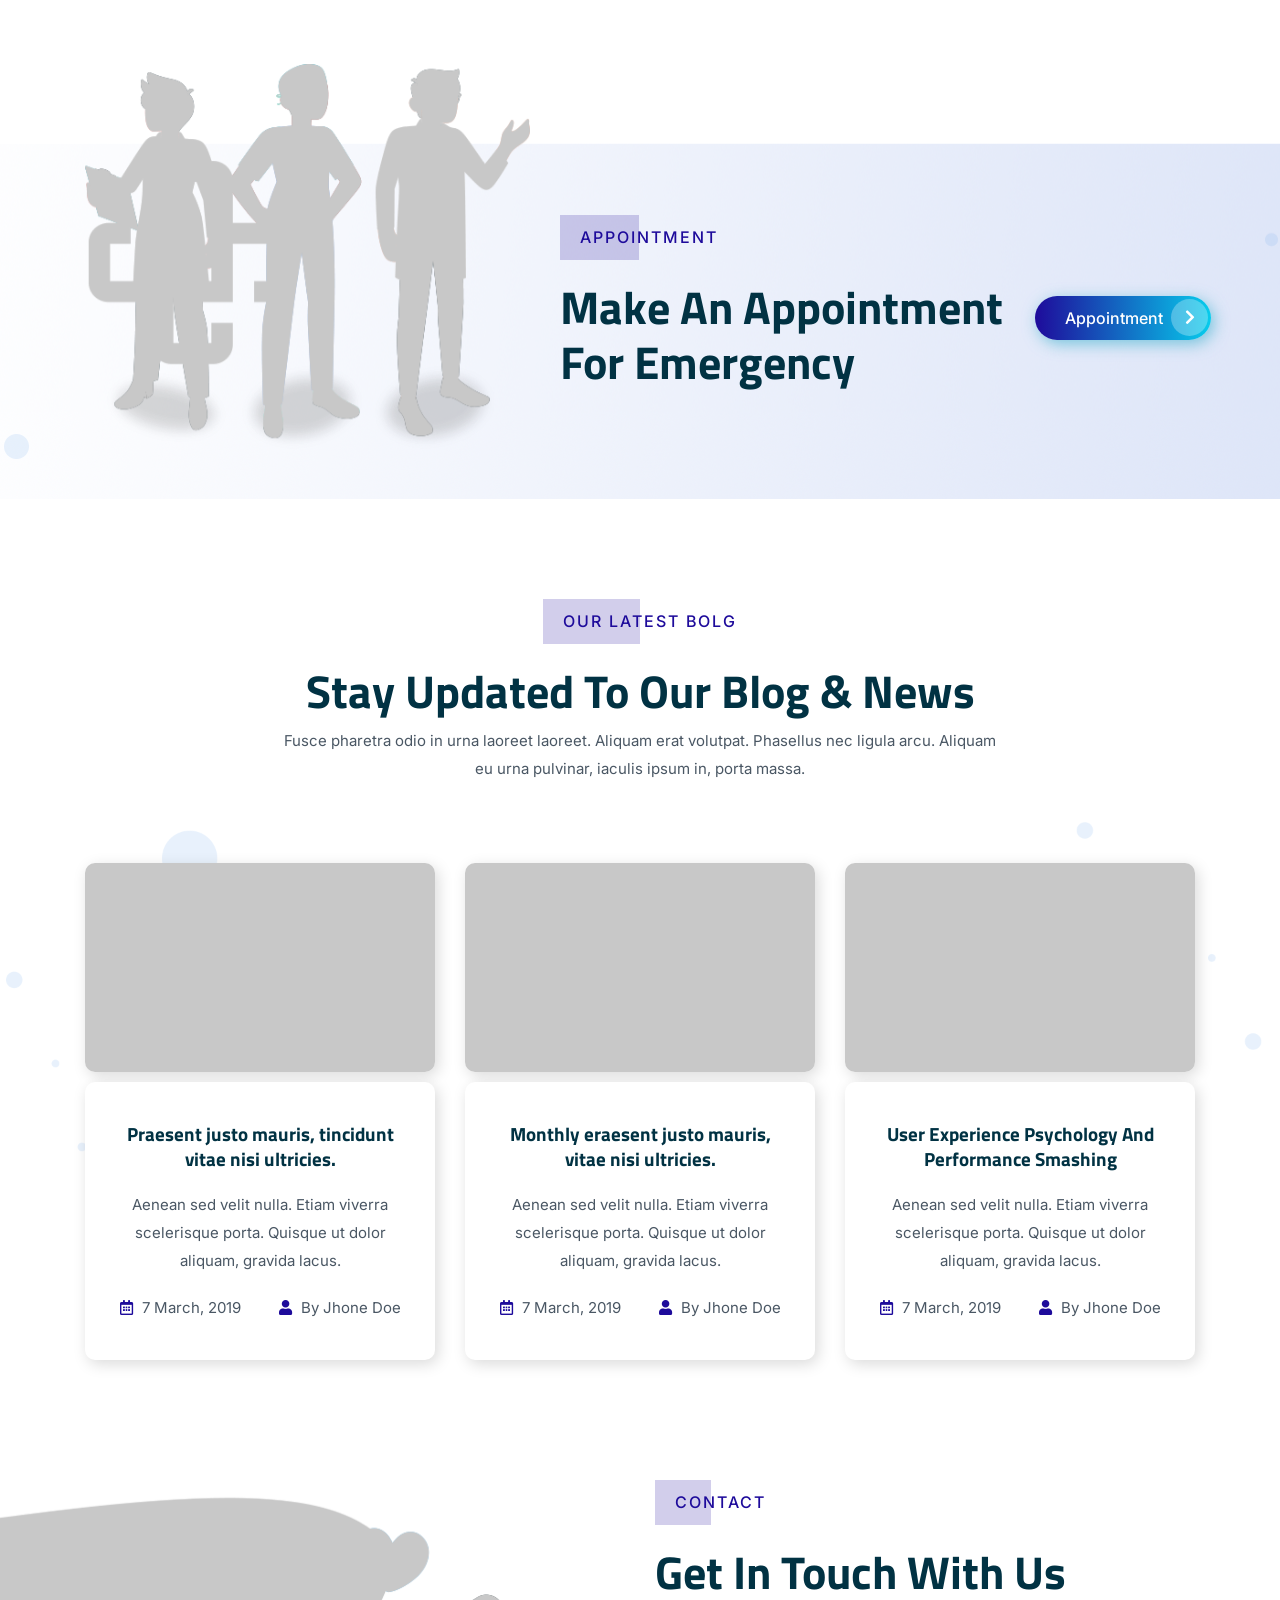
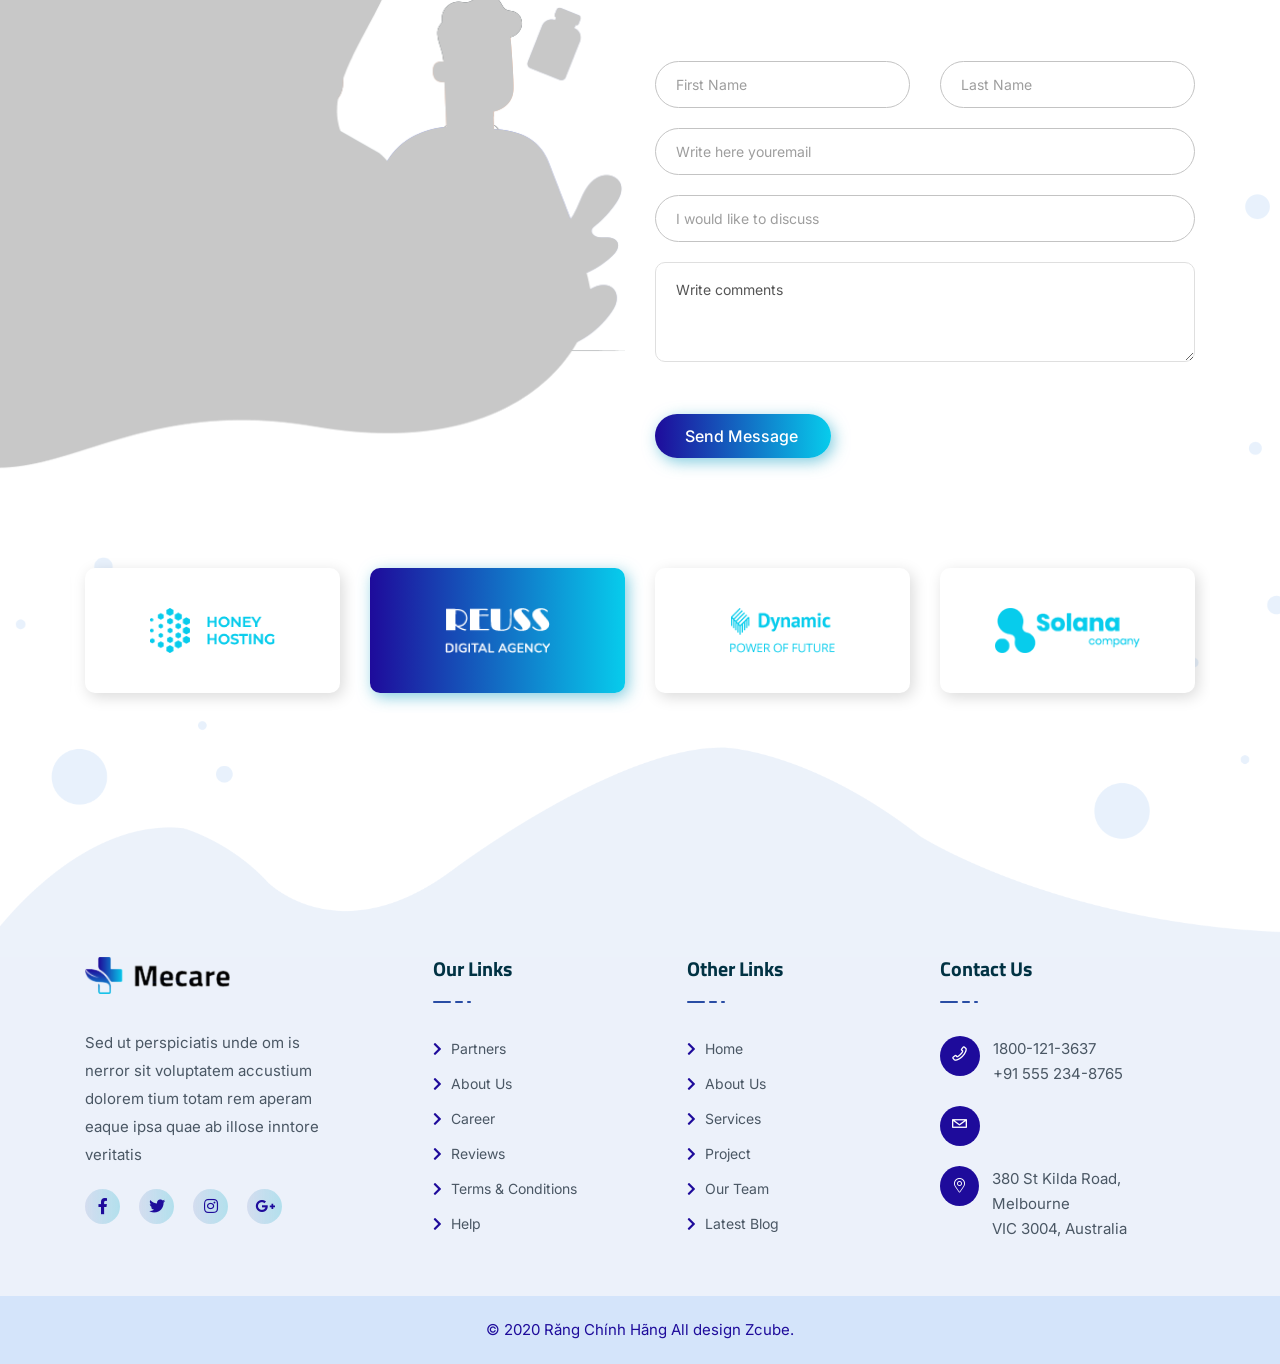
<file: index-2.html>
<!doctype html>
<html class="no-js" lang="zxx">
    <head>
        <meta charset="utf-8">
        <meta http-equiv="x-ua-compatible" content="ie=edge">
        <title> Răng Chính Hãng </title>
        <meta name="description" content="">
        <meta name="viewport" content="width=device-width, initial-scale=1">
		<link rel="shortcut icon" type="image/x-icon" href="img/favicon.ico">
        <!-- Place favicon.ico in the root Internist, General Practitonery -->

		<!-- CSS here -->
        <link rel="stylesheet" href="css/bootstrap.min.css">
        <link rel="stylesheet" href="css/animate.min.css">
        <link rel="stylesheet" href="css/magnific-popup.css">
        <link rel="stylesheet" href="fontawesome/css/all.min.css">
        <link rel="stylesheet" href="css/dripicons.css">
        <link rel="stylesheet" href="css/slick.css">
        <link rel="stylesheet" href="css/default.css">
        <link rel="stylesheet" href="css/meanmenu.css">
        <link rel="stylesheet" href="css/style.css">
        <link rel="stylesheet" href="css/responsive.css">
    </head>
    <body>
        <!-- header -->
        <header class="header-area">  
			<div class="header-top second-header d-none d-md-block">
                <div class="container">
                    <div class="row align-items-center">                                            
                        <div class="col-lg-6 col-md-8 d-none  d-md-block">
                            <div class="header-cta">
                                <ul>                                   
                                    <li>
                                        <i class="icon dripicons-mail"></i>
<!--                                        <span>info@example.com</span>-->
                                    </li>
                                     <li>
                                        <i class="icon dripicons-phone"></i>

                                    </li>
                                </ul>
                            </div>
                        </div>
                         <div class="col-lg-6 col-md-3 d-none d-lg-block">
                             <div class="header-social text-right">
                            <span>
                                <a href="#" title="Facebook"><i class="fab fa-facebook"></i></a>
                                <a href="#" title="Twitter"><i class="fab fa-twitter"></i></a>
                                <a href="#" title="LinkedIn"><i class="fab fa-linkedin-in"></i></a>                               
                               </span>                    
                               <!--  /social media icon redux -->                               
                        </div>
                        </div>
                         
                    </div>
                </div>
            </div>		
            <div id="header-sticky" class="menu-area menu-area2">
                <div class="container">
                    <div class="second-menu">
                        <div class="row align-items-center">
                            <div class="col-xl-2 col-lg-2">
                                <div class="logo2">
                                    <a href="index.html"><img src="img/logo/logo.png" alt="logo"></a>
                                </div>
                            </div>
                            <div class="col-xl-8 col-lg-8">                               
                                <div class="main-menu text-right pr-15">
                                    <nav id="mobile-menu">
                                        <ul>
                                            <li class="has-sub">
												<a href="index.html">Home</a>
												<ul>													
													<li><a href="index.html">Home Page 01</a></li>
													<li><a href="index-2.html">Home Page 02</a></li>													
													<li><a href="index-3.html">Home Page 03</a></li>													
												</ul>
											</li>
                                            <li><a href="about.html">About Us</a></li>
                                            <li class="has-sub">
                                                <a href="services.html">Services</a>
                                                <ul>													
													<li><a href="services.html">Services</a></li>
													<li><a href="services-detail.html">Services Details</a></li>
												</ul>
                                            </li>                                                                                     
											<li class="has-sub"><a href="#">Other Page</a>
												<ul>													
													<li><a href="pricing.html">Pricing</a></li>
													<li><a href="team.html">Team</a></li>
                                                    <li><a href="shop.html">Shop</a></li>
													<li><a href="shop-details.html">Shop Details</a></li>
												</ul>
											</li>
                                            <li class="has-sub"> 
                                                <a href="departments.html">Departments</a>
                                                <ul>													
													<li><a href="departments.html">Departments</a></li>
													<li><a href="departments-detail.html">Departments Details</a></li>
												</ul>
                                            </li>
                                           
											<li class="has-sub"> 
                                                <a href="blog.html">Blog</a>
                                                <ul>													
													<li><a href="blog.html">Blog</a></li>
													<li><a href="blog-details.html">Blog Details</a></li>
												</ul>
                                            </li>               
                                        </ul>
                                    </nav>
                                </div>
                            </div>    
                             <div class="col-xl-2 col-lg-2 d-none d-lg-block">
                                 <a href="contact.html" class="top-btn">Get A Quote <i class="fas fa-chevron-right"></i></a>
                                 
                            </div>
                             <div class="col-12">
                            <div class="mobile-menu"></div>
                        </div>
                        </div>
                    </div>
                </div>
            </div>
        </header>
        <!-- header-end -->
        <!-- main-area -->
        <main>
            <!-- slider-area -->
            <section id="home" class="slider-area fix p-relative">
               
                <div class="slider-active">
				<div class="single-slider slider-bg d-flex align-items-center" style="background-image:url(img/slider/slider_img01.png)">
                        <div class="container">
                           <div class="row align-items-center">
                                <div class="col-lg-6">
                                    <div class="slider-content s-slider-content text-left">
                                        <h2 data-animation="fadeInUp" data-delay=".4s">Get Better Care For Your <span>Health</span></h2>
                                        <p data-animation="fadeInUp" data-delay=".6s">Quisque leo augue, lobortis ac tellus nec, posuere ultricies nulla. Praesent massa odio, pellentesque in consectetur quis, volutpat sit amet erat.</p>
                                        <div class="slider-btn mt-25">                                          
                                            <a href="#" class="btn ss-btn" data-animation="fadeInRight" data-delay=".8s">Learn More <i class="fas fa-chevron-right"></i></a>					
                                        </div>
                                    </div>
                                </div>
								<div class="col-lg-6">									
								</div>
                            </div>
                        </div>
                    </div>
                    <div class="single-slider slider-bg d-flex align-items-center" style="background-image:url(img/slider/slider_img02.png)">
                        <div class="container">
                            <div class="row align-items-center">
                                <div class="col-lg-6">
                                    <div class="slider-content s-slider-content text-left">
                                        <h2 data-animation="fadeInUp" data-delay=".4s">Get Better Care For Your <span>Health</span></h2>
                                        <p data-animation="fadeInUp" data-delay=".6s">Quisque leo augue, lobortis ac tellus nec, posuere ultricies nulla. Praesent massa odio, pellentesque in consectetur quis, volutpat sit amet erat.</p>
                                        <div class="slider-btn mt-25">                                          
                                            <a href="#" class="btn ss-btn" data-animation="fadeInRight" data-delay=".8s">Learn More <i class="fas fa-chevron-right"></i></a>					
                                        </div>
                                    </div>
                                </div>
								<div class="col-lg-6">									
								</div>
                            </div>
                        </div>
                    </div>
                    
                    
                    </div>
                    
               
            </section>
            <!-- slider-area-end -->
			
            
            
			<!-- about-area -->
            <section id="about" class="about-area about-p mt-100 pb-80 p-relative" style="background-image:url(img/an-bg/an-bg03.png); background-size: contain; background-repeat: no-repeat;background-position: center center;">
                <div class="container">
                    <div class="row align-items-center">					
                      <div class="col-lg-6 col-md-12 col-sm-12">
                            <div class="s-about-img p-relative">
                                <img src="img/bg/illlustration.png" alt="img">
                                
                            </div>
                        </div>
                        <div class="col-lg-6 col-md-12 col-sm-12">
                            <div class="about-content s-about-content pl-30">
                                <div class="section-title mb-20">
                                    <span>About Us</span>
                                    <h2>We Are Specialize in Medical Diagnositics</h2>                                  
                                </div>
                                <p>Nulla lacinia sapien a diam ullamcorper, sed congue leo vulputate. Phasellus et ante ultrices, sagittis purus vitae, sagittis quam. Quisque urna lectus, auctor quis tristique tincidunt, semper vel lectus. Mauris eget eleifend massa. Praesent ex felis, laoreet nec tellus in, laoreet commodo ipsum.</p>
                                
                                <ul>
                                        <li>
                                            <div class="icon"><i class="fas fa-chevron-right"></i></div> 
                                            <div class="text">Pellentesque placerat, nisi congue vehicula efficitur.
                                            </div>
                                        </li>
                                        <li>
                                            <div class="icon"><i class="fas fa-chevron-right"></i></div> 
                                            <div class="text">Pellentesque placerat, nisi congue vehicula efficitur.
                                            </div>
                                        </li>
                                        <li>
                                            <div class="icon"><i class="fas fa-chevron-right"></i></div> 
                                            <div class="text">Phasellus mattis vitae magna in suscipit. Nam tristique posuere sem, mattis molestie est bibendum.
                                            </div>
                                        </li>
                                    <div></div>
                                </ul>
                               
                               <div class="slider-btn mt-30">                                          
                                            <a href="#" class="btn ss-btn" data-animation="fadeInRight" data-delay=".8s">Read More <i class="fas fa-chevron-right"></i></a>					
                                        </div>
                            </div>
                        </div>
                        
                    </div>
                </div>
            </section>
            <!-- about-area-end -->
            
			
             <!-- services-area -->
            <section id="services" class="services-area services-bg services-two pt-20 pb-55"  style="background-image:url(img/an-bg/an-bg02.png); background-size: contain; background-repeat: no-repeat;background-position: center center;">
                <div class="container">
                    <div class="row justify-content-center">
                        <div class="col-xl-8 col-lg-8">
                            <div class="section-title text-center pl-40 pr-40 mb-80" >
                                <span> our services</span>
                                <h2>Our Special Services For You</h2>
                                <p class="mt-10">Fusce pharetra odio in urna laoreet laoreet. Aliquam erat volutpat. Phasellus nec ligula arcu. Aliquam eu urna pulvinar, iaculis ipsum in, porta massa.</p>
                            </div>
                        </div>
                    </div>
                    <div class="row sr-line">
                        <div class="col-lg-4 col-md-12">
                            <div class="s-single-services text-center active" >
                                <div class="services-icon">
                                    <img src="img/icon/sr-icon01.png" alt="img">
                                </div>
                                <div class="second-services-content">
                                    <h5><a href="services-detail.html">Online Emergency</a></h5>       
                                    <p>Mauris nunc felis, congue eu convallis in, bibendum vitae nisl. Duis vestibulum eget orci maximus pretium.</p>
                                </div>
								
                            </div>
                        </div>
                        <div class="col-lg-4 col-md-12">
                             <div class="s-single-services text-center" >
                                <div class="services-icon">
                                   <img src="img/icon/sr-icon02.png" alt="img">
                                </div>
                                <div class="second-services-content">
                                    <h5><a href="services-detail.html">Medication Service</a></h5>       
                                    <p>Mauris nunc felis, congue eu convallis in, bibendum vitae nisl. Duis vestibulum eget orci maximus pretium.</p>
                                </div>
								
                            </div>
                        </div>
                        <div class="col-lg-4 col-md-12">
                            <div class="s-single-services text-center" >
                                <div class="services-icon">
                                  <img src="img/icon/sr-icon03.png" alt="img">
                                </div>
                                <div class="second-services-content">
                                    <h5><a href="services-detail.html">24hr Health Program</a></h5>       
                                    <p>Mauris nunc felis, congue eu convallis in, bibendum vitae nisl. Duis vestibulum eget orci maximus pretium.</p>
                                </div>
								
                            </div>
                        </div>
                      
						
                    </div>
                    
                </div>
            </section>
            <!-- services-area-end -->
			
			<!-- counter-area -->
            <div class="counter-area pt-100 pb-100" style="background-image:url(img/an-bg/an-bg04.png); background-repeat: no-repeat; background-size: contain; ">
                <div class="container">
                    <div class="row align-items-end">
                         <div class="col-lg-3 col-md-6 col-sm-12">
                           <div class="single-counter text-center" >
							 <img src="img/icon/cunt-icon01.png" alt="img">
                                <div class="counter p-relative">
                                    <span class="count">500</span><small>+</small>                                   
                                </div>
                                <p>Doctors At Work</p>                               
                            </div>
                        </div>
                      <div class="col-lg-3 col-md-6 col-sm-12">
                            <div class="single-counter text-center" >
								<img src="img/icon/cunt-icon02.png" alt="img">
                                <div class="counter p-relative">
                                    <span class="count">58796</span><small>+</small>                                   
                                </div>
                                <p>Happy Patients</p>                               
                            </div>
                        </div>
                        <div class="col-lg-3 col-md-6 col-sm-12">
                            <div class="single-counter text-center" >
								 <img src="img/icon/cunt-icon03.png" alt="img">
                                <div class="counter p-relative">
                                   <span class="count">500</span><small>+</small>                       
                                </div>
                                <p>Medical Beds</p>                               
                            </div>
                        </div>
                         <div class="col-lg-3 col-md-6 col-sm-12">
                            <div class="single-counter text-center" >
								 <img src="img/icon/cunt-icon04.png" alt="img">
                                <div class="counter p-relative">
                                    <span class="count">200</span><small>+</small>                      
                                </div>
                                <p>Winning Awards</p>                                
                            </div>
                        </div>
                    </div>
                </div>
            </div>
            <!-- counter-area-end -->	
           
            <!-- department-area -->
            <section class="department-area cta-bg pb-70 mt-10 fix" style="background-image:url(img/an-bg/an-bg05.png); background-size: contain;">
                <div class="container">
                    <div class="row align-items-center">
                        <div class="col-lg-6">
                            <div class="section-title mb-50  " >
                                <span>OUR DEPARTMENTS</span>
                                <h2>We Take Care Of Your Life Healthy Health</h2>
                            </div>
                            <ul>
                                        <li>
                                            <div class="icon">
                                                <div><img src="img/icon/de-icon01.png" alt="de-icon"></div></div> 
                                            <a href="#" class="text">
                                                <h3>Pedlatric</h3>
                                                Fusce eget condimentum lectus, sed commodo dui. Suspendisse non vehicula ant aecenas placerat finibus metus, at finibus neque.
                                            </a>
                                        </li>
                                        <li class="active">
                                            <div class="icon">
                                                <div><img src="img/icon/de-icon02.png" alt="de-icon"></div></div> 
                                             <a href="#" class="text">
                                                <h3>Dental</h3>
                                                Fusce eget condimentum lectus, sed commodo dui. Suspendisse non vehicula ant aecenas placerat finibus metus, at finibus neque.
                                            </a>
                                        </li>
                                        <li>
                                             <div class="icon">
                                                <div><img src="img/icon/de-icon03.png" alt="de-icon"></div></div> 
                                            <a href="#" class="text">
                                                <h3>Physicians</h3>
                                                Fusce eget condimentum lectus, sed commodo dui. Suspendisse non vehicula ant aecenas placerat finibus metus, at finibus neque.
                                            </a>
                                        </li>                
                                </ul>
                                             
                        </div>
					    <div class="col-lg-6">
                            <div class="s-d-img p-relative">
                                <img src="img/bg/de-illustration.png" alt="img">
                                
                            </div>
                                             
                        </div>
                    </div>
                </div>
            </section>
            <!-- department-area-end -->			
			 <!-- team-area-->
            <section id="team" class="pb-20" style="background-image:url(img/an-bg/an-bg13.png); background-size: contain;background-position: center center;background-repeat: no-repeat;">
              
                <div class="container">
                    <div class="row justify-content-center">
                        <div class="col-xl-8 col-lg-8">
                            <div class="section-title text-center mb-70">
                                 <span> OUR TEAM </span>                               
                                <h2>Docter’s In The Medical Sciences</h2>
                                <p>Fusce pharetra odio in urna laoreet laoreet. Aliquam erat volutpat. Phasellus nec ligula arcu. Aliquam eu urna pulvinar, iaculis ipsum in, porta massa.</p>
                            </div>
                        </div>
                    </div>
                    <div class="row team-active">                   
                        <div class="col-xl-4">
                            <div class="single-team mb-30" >
                                <div class="team-thumb">
                                    <div class="brd">
                                         <img src="img/team/team01.png" alt="img">
                                    </div>
                                    
                                    <div class="dropdown">
                                      <a class="xbtn"  data-toggle="dropdown" aria-haspopup="true" aria-expanded="false">
                                        +
                                      </a>
                                      <div class="dropdown-menu" aria-labelledby="dropdownMenu2">
                                        <div class="team-social mt-15">
                                        <ul>
                                            <li><a href="#"><i class="fab fa-facebook-f"></i></a></li> 
                                            <li> <a href="#"><i class="fab fa-twitter"></i></a></li>   
                                            <li><a href="#"><i class="fab fa-instagram"></i></a></li>   
                                        </ul>       
                                    </div>
                                      </div>
                                    </div>
                                    
                                    
                                </div>
                                <div class="team-info">
                                    <h4>Samanta Crane</h4>
                                    <span>Internist, General Practitoner</span>
                                    <p>Working Since 2004</p>
                                </div>
                            </div>
                        </div>
                        <div class="col-xl-4">
                            <div class="single-team mb-30" >
                                <div class="team-thumb">
                                    <div class="brd">
                                        <img src="img/team/team02.png" alt="img">
                                    </div>
                                     <div class="dropdown">
                                      <a class="xbtn"  data-toggle="dropdown" aria-haspopup="true" aria-expanded="false">
                                        +
                                      </a>
                                      <div class="dropdown-menu" aria-labelledby="dropdownMenu2">
                                        <div class="team-social mt-15">
                                        <ul>
                                            <li><a href="#"><i class="fab fa-facebook-f"></i></a></li> 
                                            <li> <a href="#"><i class="fab fa-twitter"></i></a></li>   
                                            <li><a href="#"><i class="fab fa-instagram"></i></a></li>   
                                        </ul>       
                                    </div>
                                      </div>
                                    </div>
                                </div>
                                <div class="team-info">
                                    <h4>Ostin Green</h4>
                                    <span>Internist, General Practitoner</span>
                                    <p>Working Since 2004</p>
                                </div>
                            </div>
                        </div>
                       <div class="col-xl-4">
                            <div class="single-team mb-30" >
                                <div class="team-thumb">
                                    <div class="brd">
                                        <img src="img/team/team03.png" alt="img">
                                    </div>
                                    <div class="dropdown">
                                      <a class="xbtn"  data-toggle="dropdown" aria-haspopup="true" aria-expanded="false">
                                        +
                                      </a>
                                      <div class="dropdown-menu" aria-labelledby="dropdownMenu2">
                                        <div class="team-social mt-15">
                                        <ul>
                                            <li><a href="#"><i class="fab fa-facebook-f"></i></a></li> 
                                            <li> <a href="#"><i class="fab fa-twitter"></i></a></li>   
                                            <li><a href="#"><i class="fab fa-instagram"></i></a></li>   
                                        </ul>       
                                    </div>
                                      </div>
                                    </div>
                                </div>
                                <div class="team-info">
                                    <h4>Norman Colins</h4>
                                    <span>SALES MANAGER</span>
                                    <p>Working Since 2004</p>
                                </div>
                            </div>
                        </div>
                         <div class="col-xl-4">
                            <div class="single-team mb-30" >
                                <div class="team-thumb">
                                    <div class="brd">
                                         <img src="img/team/team01.png" alt="img">
                                    </div>
                                    
                                    <div class="dropdown">
                                      <a class="xbtn"  data-toggle="dropdown" aria-haspopup="true" aria-expanded="false">
                                        +
                                      </a>
                                      <div class="dropdown-menu" aria-labelledby="dropdownMenu2">
                                        <div class="team-social mt-15">
                                        <ul>
                                            <li><a href="#"><i class="fab fa-facebook-f"></i></a></li> 
                                            <li> <a href="#"><i class="fab fa-twitter"></i></a></li>   
                                            <li><a href="#"><i class="fab fa-instagram"></i></a></li>   
                                        </ul>       
                                    </div>
                                      </div>
                                    </div>
                                    
                                    
                                </div>
                                <div class="team-info">
                                    <h4>Samanta Crane</h4>
                                    <span>Internist, General Practitoner</span>
                                    <p>Working Since 2004</p>
                                </div>
                            </div>
                        </div>
                        <div class="col-xl-4">
                            <div class="single-team mb-30" >
                                <div class="team-thumb">
                                    <div class="brd">
                                        <img src="img/team/team02.png" alt="img">
                                    </div>
                                     <div class="dropdown">
                                      <a class="xbtn"  data-toggle="dropdown" aria-haspopup="true" aria-expanded="false">
                                        +
                                      </a>
                                      <div class="dropdown-menu" aria-labelledby="dropdownMenu2">
                                        <div class="team-social mt-15">
                                        <ul>
                                            <li><a href="#"><i class="fab fa-facebook-f"></i></a></li> 
                                            <li> <a href="#"><i class="fab fa-twitter"></i></a></li>   
                                            <li><a href="#"><i class="fab fa-instagram"></i></a></li>   
                                        </ul>       
                                    </div>
                                      </div>
                                    </div>
                                </div>
                                <div class="team-info">
                                    <h4>Ostin Green</h4>
                                    <span>Internist, General Practitoner</span>
                                    <p>Working Since 2004</p>
                                </div>
                            </div>
                        </div>
                       <div class="col-xl-4">
                            <div class="single-team mb-30" >
                                <div class="team-thumb">
                                    <div class="brd">
                                        <img src="img/team/team03.png" alt="img">
                                    </div>
                                    <div class="dropdown">
                                      <a class="xbtn"  data-toggle="dropdown" aria-haspopup="true" aria-expanded="false">
                                        +
                                      </a>
                                      <div class="dropdown-menu" aria-labelledby="dropdownMenu2">
                                        <div class="team-social mt-15">
                                        <ul>
                                            <li><a href="#"><i class="fab fa-facebook-f"></i></a></li> 
                                            <li> <a href="#"><i class="fab fa-twitter"></i></a></li>   
                                            <li><a href="#"><i class="fab fa-instagram"></i></a></li>   
                                        </ul>       
                                    </div>
                                      </div>
                                    </div>
                                </div>
                                <div class="team-info">
                                    <h4>Norman Colins</h4>
                                    <span>SALES MANAGER</span>
                                    <p>Working Since 2004</p>
                                </div>
                            </div>
                        </div>
                        
                    </div>
                </div>
            </section>
            <!-- team-area-end -->
            <!-- newslater-area -->
            <section class="newslater-area pb-50" style="background-image: url(img/an-bg/an-bg06.png);background-position: center bottom; background-repeat: no-repeat;" >
                <div class="container">
                    <div class="row align-items-end">
                        <div class="col-xl-4 col-lg-4 col-lg-4">
                            <div class="section-title mb-100">
                                <span>NEWSLETTER</span>          
                                <h2>Subscribe To Our Newsletter</h2>
                            </div>
                        </div>
                        <div class="col-xl-4 col-lg-4">
                            <form name="ajax-form" id="contact-form4" action="#" method="post" class="contact-form newslater pb-130">
                               <div class="form-group">
                                  <input class="form-control" id="email2" name="email" type="email" placeholder="Email Address..." value="" required=""> 
                                  <button type="submit" class="btn btn-custom" id="send2">Subscribe <i class="fas fa-chevron-right"></i></button>
                               </div>
                               <!-- /Form-email -->	
                            </form>
                        </div>
                        <div class="col-xl-4 col-lg-4">
                            <img src="img/bg/news-illustration.png">
                        </div>
                    </div>
                   
                </div>
            </section>
            <!-- newslater-aread-end -->
            <!-- testimonial-area -->
            <section id="testimonios" class="testimonial-area testimonial-p pt-50 pb-85 fix" style="background-image: url(img/an-bg/an-bg07.png);background-position: center; background-repeat: no-repeat;background-size: contain;" >
                <div class="container">
                      <div class="row justify-content-center">
                        
                        <div class="col-lg-8"> 
                     <div class="section-title center-align mb-60 text-center">
                                <span>TESTIMONIAL</span>
                                <h2>What Our Client’s Say’s</h2>
                               <p>Fusce pharetra odio in urna laoreet laoreet. Aliquam erat volutpat. Phasellus nec ligula arcu. Aliquam eu urna pulvinar, iaculis ipsum in, porta massa.</p>
                            </div>
                            </div>
                            </div>
                    
                   <div class="row justify-content-center">
                        
                        <div class="col-lg-10">                           
                            <div class="testimonial-active">
                              
                         
                                <div class="single-testimonial">
                                     <div class="testi-img">
                                        <img src="img/testimonial/testimonial-img.png" alt="img">                                        
                                    </div>
                                    <div class="single-testimonial-bg">
								    <div class="com-icon"><img src="img/testimonial/qutation.png" alt="img"></div>
                                        <div class="testi-author">
                                                     <div class="ta-info">                                          
                                            <h6>Adam McWilliams</h6>
                                            <span>CEO & Founder</span>
                                            
                                        </div>
                                    </div>
                                    <p>Nullam metus mi, sollicitudin eu elit non, laoreet consectetur urna. Nullam quis aliquet elit. Cras augue tortor, lacinia et fermentum eget, suscipit id ligula. Donec id mollis sem, nec tincidunt neque. Pellentesque habitant morbi tristique senectus et netus et malesuada fames ac turpis egestas.</p>
                                        </div>
                                   
                                </div>
                                <div class="single-testimonial">
                                     <div class="testi-img">
                                        <img src="img/testimonial/testimonial-img.png" alt="img">                                        
                                    </div>
                                    <div class="single-testimonial-bg">
								    <div class="com-icon"><img src="img/testimonial/qutation.png" alt="img"></div>
                                        <div class="testi-author">
                                                     <div class="ta-info">                                          
                                            <h6>Rose Dose</h6>
                                            <span>Sale Executive</span>
                                            
                                        </div>
                                    </div>
                                    <p>Nullam metus mi, sollicitudin eu elit non, laoreet consectetur urna. Nullam quis aliquet elit. Cras augue tortor, lacinia et fermentum eget, suscipit id ligula. Donec id mollis sem, nec tincidunt neque. Pellentesque habitant morbi tristique senectus et netus et malesuada fames ac turpis egestas.</p>
                                        </div>
                                   
                                </div>
                                    <div class="single-testimonial">
                                     <div class="testi-img">
                                        <img src="img/testimonial/testimonial-img.png" alt="img">                                        
                                    </div>
                                    <div class="single-testimonial-bg">
								    <div class="com-icon"><img src="img/testimonial/qutation.png" alt="img"></div>
                                        <div class="testi-author">
                                                     <div class="ta-info">                                          
                                            <h6>Margie R. Robinson</h6>
                                            <span>Web Developer</span>
                                            
                                        </div>
                                    </div>
                                    <p>Nullam metus mi, sollicitudin eu elit non, laoreet consectetur urna. Nullam quis aliquet elit. Cras augue tortor, lacinia et fermentum eget, suscipit id ligula. Donec id mollis sem, nec tincidunt neque. Pellentesque habitant morbi tristique senectus et netus et malesuada fames ac turpis egestas.</p>
                                        </div>
                                   
                                </div>
                                     <div class="single-testimonial">
                                     <div class="testi-img">
                                        <img src="img/testimonial/testimonial-img.png" alt="img">                                        
                                    </div>
                                    <div class="single-testimonial-bg">
								    <div class="com-icon"><img src="img/testimonial/qutation.png" alt="img"></div>
                                        <div class="testi-author">
                                                     <div class="ta-info">                                          
                                            <h6>Jone Dose</h6>
                                            <span>MD & Founder</span>
                                            
                                        </div>
                                    </div>
                                    <p>Nullam metus mi, sollicitudin eu elit non, laoreet consectetur urna. Nullam quis aliquet elit. Cras augue tortor, lacinia et fermentum eget, suscipit id ligula. Donec id mollis sem, nec tincidunt neque. Pellentesque habitant morbi tristique senectus et netus et malesuada fames ac turpis egestas.</p>
                                        </div>
                                   
                                </div>
                            
                                
                            </div>
                        </div>
                        
                    </div>
                </div>
            </section>
            <!-- testimonial-area-end -->
            
           <!-- pricing-area -->
            <section id="pricing" class="pricing-area pb-70" style="background-image: url(img/an-bg/an-bg08.png);background-position: center; background-repeat: no-repeat;" >
                <div class="container">  
                    
                    <div class="row justify-content-center">
                        <div class="col-lg-8">
                            <div class="section-title center-align mb-60 text-center">
                                <span>OUR PRICING</span>
                                <h2>Afforable Pricing Packages</h2>
                               <p>Fusce pharetra odio in urna laoreet laoreet. Aliquam erat volutpat. Phasellus nec ligula arcu. Aliquam eu urna pulvinar, iaculis ipsum in, porta massa.</p>
                            </div>
                        </div>
                        </div>
                        <div class="row">
                        <div class="col-lg-4 col-md-12">
                            <div class="pricing-box text-center mb-60" >
                                <div class="pricing-head">                                  
                                    <h4>Sliver Plan</h4>
                                    <div class="price-count mb-30">
                                       <h2>$25.99</h2>
                                    </div>
                                    <img src="img/icon/pr-icon01.png" alt="pricon">
                                </div>
                                <div class="pricing-body mb-40 text-left">
                                    <p>It is a long established fact that a reader will be distracted.</p>
									<ul>
										<li>Update</li>
										<li>File compressed</li>
										<li>Commercial use</li>
										<li>Support</li>
									</ul>
                                </div>
                                <div class="pricing-btn">
                                    <a href="#" class="btn">Choose Plan <i class="fas fa-chevron-right"></i></a>
                                </div>
                            </div>
                        </div>
                        <div class="col-lg-4 col-md-12">
                            <div class="pricing-box active text-center mb-60" >
                                <div class="pricing-head">                                  
                                    <h4>Gold Plan</h4>
                                    <div class="price-count mb-30">
                                       <h2>$25.99</h2>
                                    </div>
                                    <img src="img/icon/pr-icon02.png" alt="pricon">
                                </div>
                                <div class="pricing-body mb-40 text-left">
                                    <p>It is a long established fact that a reader will be distracted.</p>
									<ul>
										<li>Update</li>
										<li>File compressed</li>
										<li>Commercial use</li>
										<li>Support</li>
									</ul>
                                </div>
                                <div class="pricing-btn">
                                    <a href="#" class="btn">Choose Plan <i class="fas fa-chevron-right"></i></a>
                                </div>
                            </div>
                        </div>
                        <div class="col-lg-4 col-md-12">
                            <div class="pricing-box text-center mb-60" >
                                 <div class="pricing-head">                                  
                                    <h4>Gold Plan</h4>
                                    <div class="price-count mb-30">
                                       <h2>$25.99</h2>
                                    </div>
                                    <img src="img/icon/pr-icon03.png" alt="pricon">
                                </div>
                                <div class="pricing-body mb-40 text-left">
                                    <p>It is a long established fact that a reader will be distracted.</p>
									<ul>
										<li>Update</li>
										<li>File compressed</li>
										<li>Commercial use</li>
										<li>Support</li>
									</ul>
                                </div>
                                <div class="pricing-btn">
                                    <a href="#" class="btn">Choose Plan <i class="fas fa-chevron-right"></i></a>
                                </div>
                            </div>
                        </div>
                    </div>
                </div>
            </section>
            <!-- pricing-area-end -->
			
            
            <!-- counter-area -->
            <div class="call-area pb-50" style="background-image:url(img/an-bg/an-bg09.png); background-repeat: no-repeat; background-position: bottom;">
                <div class="container">
                    <div class="row align-items-center">
                         <div class="col-lg-5 col-md-12 col-sm-12">
                            <div class="single-counter-img fadeInUp animated" >
								 <img src="img/bg/ap-illustration.png" alt="img" class="img">
                            </div>
                        </div>
                      <div class="col-lg-5 col-md-12 col-sm-12">                                                     
                            <div class="section-title mt-100">
                                <span>APPOINTMENT</span>
                                <h2>Make An Appointment For Emergency</h2>
                            </div>
                          
                        </div>
                        <div class="col-lg-2 col-md-12 col-sm-12">    
                            <div class="slider-btn mt-130">                                          
                                <a href="#" class="btn ss-btn" data-animation="fadeInRight" data-delay=".8s">Appointment <i class="fas fa-chevron-right"></i></a>					
                            </div>
                        </div>
                    </div>
                </div>
            </div>
            <!-- counter-area-end -->
           
            <!-- blog-area -->
            <section id="blog" class="blog-area  p-relative pt-100 pb-90 fix" style="background-image:url(img/an-bg/an-bg10.png); background-size: contain;background-repeat: no-repeat;background-position: center center;">
                <div class="container">
                    <div class="row justify-content-center">
                        <div class="col-xl-8 col-lg-10">
                            <div class="section-title text-center mb-80" >
                              <span> OUR LATEST BOLG </span> 
                                <h2>Stay Updated To Our Blog & News</h2>
                                <p >Fusce pharetra odio in urna laoreet laoreet. Aliquam erat volutpat. Phasellus nec ligula arcu. Aliquam eu urna pulvinar, iaculis ipsum in, porta massa.</p>
                            </div>
                        </div>
                    </div>
                    <div class="row">
                        <div class="col-lg-4 col-md-12">
                            <div class="single-post mb-30" >
                                <div class="blog-thumb">
                                    <a href="blog-details.html">
                                        <img src="img/blog/blog_img01.jpg" alt="img">
                                         <img src="img/bg/b-link.png" alt="b-link" class="b-link">
                                    </a>
                                </div>
                                <div class="blog-content text-center">                                   
                                    <h4><a href="blog-details.html">Praesent justo mauris, tincidunt vitae nisi ultricies.</a></h4>    
                                     <p>Aenean sed velit nulla. Etiam viverra scelerisque porta. Quisque ut dolor aliquam, gravida lacus.</p>    
                                     <div class="b-meta mt-20">
                                       <div class="row">
                                             <div class="col-lg-6 col-md-6">
                                               <i class="far fa-calendar-alt"></i>  7 March, 2019
                                             </div>
                                            <div class="col-lg-6 col-md-6">
                                               <i class="fas fa-user"></i> By Jhone Doe
                                             </div>
                                         </div>
                                    </div>
                                    
                                </div>
                                
                                
                            </div>
                        </div>
                        <div class="col-lg-4 col-md-12">
                            <div class="single-post active mb-30" >
                                <div class="blog-thumb">
                                    <a href="blog-details.html">
                                        <img src="img/blog/blog_img02.jpg" alt="img">
                                         <img src="img/bg/b-link.png" alt="b-link" class="b-link">
                                    </a>
                                   
                                </div>
                                  <div class="blog-content text-center">  
                                  
                                    <h4><a href="blog-details.html">Monthly eraesent justo mauris, vitae nisi ultricies.</a></h4>                       <p>Aenean sed velit nulla. Etiam viverra scelerisque porta. Quisque ut dolor aliquam, gravida lacus.</p>            <div class="b-meta mt-20">
                                       <div class="row">
                                             <div class="col-lg-6 col-md-6">
                                               <i class="far fa-calendar-alt"></i>  7 March, 2019
                                             </div>
                                            <div class="col-lg-6 col-md-6">
                                               <i class="fas fa-user"></i> By Jhone Doe
                                             </div>
                                         </div>
                                    </div>   
                                      
                                </div>
                                
                               
                            </div>
                        </div>
                        <div class="col-lg-4 col-md-12">
                            <div class="single-post mb-30" >                               <div class="blog-thumb">
                                    <a href="blog-details.html">
                                        <img src="img/blog/blog_img03.jpg" alt="img"> 
                                         <img src="img/bg/b-link.png" alt="b-link" class="b-link">
                                    </a>
                                </div>
                                 <div class="blog-content text-center">  
                                    
                                    <h4><a href="blog-details.html">User Experience Psychology And Performance Smashing</a></h4>                          <p>Aenean sed velit nulla. Etiam viverra scelerisque porta. Quisque ut dolor aliquam, gravida lacus.</p>          <div class="b-meta mt-20">
                                       <div class="row">
                                             <div class="col-lg-6 col-md-6">
                                               <i class="far fa-calendar-alt"></i>  7 March, 2019
                                             </div>
                                            <div class="col-lg-6 col-md-6">
                                               <i class="fas fa-user"></i> By Jhone Doe
                                             </div>
                                         </div>
                                    </div>
                                     
                                </div>
                                 
                            </div>
                        </div>
                      
                    </div>
                </div>
            </section>
            <!-- blog-area-end -->
			
            <!-- contact-area -->
            <section id="contact" class="contact-area contact-bg pb-70 p-relative fix" style="background-image:url(img/an-bg/an-bg11.png); background-size: cover;background-repeat: no-repeat;">
                <div class="container">
             
					<div class="row">
                        <div class="col-lg-6">
                            <div class="contact-img">
                                <img src="img/bg/touch-illustration.png" alt="touch-illustration">
                            </div>
                        </div>
						<div class="col-lg-6">
                        <div class="section-title mb-60" >
                                <span>Contact</span>
                                <h2>Get In Touch With Us</h2>
                            </div>
						<form action="#" class="contact-form" >
							<div class="row">
                            <div class="col-lg-6">
                                <div class="contact-field p-relative c-name mb-20">                                    
                                    <input type="text" placeholder="First Name">
                                </div>                               
                            </div>
                                <div class="col-lg-6">
                                <div class="contact-field p-relative c-name mb-20">                                    
                                    <input type="text" placeholder="Last Name">
                                </div>                               
                            </div>
							<div class="col-lg-12">                               
                                <div class="contact-field p-relative c-email mb-20">                                    
                                    <input type="text" placeholder="Write here youremail">
                                </div>                                
                            </div>
							<div class="col-lg-12">                               
                                <div class="contact-field p-relative c-subject mb-20">                                   
                                    <input type="text" placeholder="I would like to discuss">
                                </div>
                            </div>							
                            <div class="col-lg-12">
                                <div class="contact-field p-relative c-message mb-45">                                  
                                    <textarea name="message" id="message" cols="30" rows="10" placeholder="Write comments"></textarea>
                                </div>
                                <div class="slider-btn">                                          
                                            <a href="#" class="btn ss-btn" data-animation="fadeInRight" data-delay=".8s">Send Message</a>					
                                        </div>                             
                            </div>
                            </div>
                        
                    </form>
						</div>
					</div>
                    
                </div>
               
            </section>
            <!-- contact-area-end -->
			 <!-- brand-area -->
            <div class="brand-area" style="background-image:url(img/an-bg/an-bg12.png); background-size: cover;background-repeat: no-repeat;">
                <div class="container">
                    <div class="row brand-active">
                        <div class="col-xl-2">
                            <div class="single-brand">
                                <img src="img/brand/c-logo.png" alt="img">
                            </div>
                        </div>
                        <div class="col-xl-2">
                            <div class="single-brand active">
                                  <img src="img/brand/c-logo02.png" alt="img">
                            </div>
                        </div>
                        <div class="col-xl-2">
                            <div class="single-brand">
                                  <img src="img/brand/c-logo03.png" alt="img">
                            </div>
                        </div>
                        <div class="col-xl-2">
                            <div class="single-brand">
                                  <img src="img/brand/c-logo04.png" alt="img">
                            </div>
                        </div>
                        <div class="col-xl-2">
                            <div class="single-brand">
                                  <img src="img/brand/c-logo.png" alt="img">
                            </div>
                        </div>
                    </div>
                </div>
            </div>
            <!-- brand-area-end -->
        </main>
        <!-- main-area-end -->
         <!-- footer -->
        <footer class="footer-bg footer-p" >
            <div class="overly"><img src="img/an-bg/footer-bg.png" alt="rest"></div>
            <div class="footer-top pb-30" style="background-color: #ECF1FA;">
                <div class="container">
                    <div class="row justify-content-between">
                        
                        <div class="col-xl-3 col-lg-3 col-sm-6">
                            <div class="footer-widget mb-30">
                                <div class="flog mb-35">
                                    <a href="#"><img src="img/logo/logo.png" alt="logo"></a>
                                </div>
                                <div class="footer-text mb-20">
                                    <p>Sed ut perspiciatis unde om is nerror sit voluptatem accustium dolorem tium totam rem aperam eaque ipsa quae ab illose
                                    inntore veritatis</p>
                                </div>
                                <div class="footer-social">
                                    <a href="#"><i class="fab fa-facebook-f"></i></a>
                                    <a href="#"><i class="fab fa-twitter"></i></a>
                                    <a href="#"><i class="fab fa-instagram"></i></a>
                                    <a href="#"><i class="fab fa-google-plus-g"></i></a>
                                </div>
                            </div>
                        </div>
                        
                        
						<div class="col-xl-2 col-lg-2 col-sm-6">
                            <div class="footer-widget mb-30">
                                <div class="f-widget-title">
                                    <h5>Our Links</h5>
                                </div>
                                <div class="footer-link">
                                    <ul>                                        
                                        <li><a href="#"><i class="fas fa-chevron-right"></i> Partners</a></li>
										<li><a href="#"><i class="fas fa-chevron-right"></i> About Us</a></li>
                                        <li><a href="#"><i class="fas fa-chevron-right"></i> Career</a></li>
                                        <li><a href="#"><i class="fas fa-chevron-right"></i> Reviews</a></li>
                                        <li><a href="#"><i class="fas fa-chevron-right"></i> Terms & Conditions</a></li>
                                        <li><a href="#"><i class="fas fa-chevron-right"></i> Help</a></li>
                                    </ul>
                                </div>
                            </div>
                        </div>
                        <div class="col-xl-2 col-lg-2 col-sm-6">
                            <div class="footer-widget mb-30">
                                <div class="f-widget-title">
                                    <h5>Other Links</h5>
                                </div>
                                <div class="footer-link">
                                    <ul>
                                        <li><a href="#"><i class="fas fa-chevron-right"></i> Home</a></li>
                                        <li><a href="#"><i class="fas fa-chevron-right"></i> About Us</a></li>
                                        <li><a href="#"><i class="fas fa-chevron-right"></i> Services</a></li>
                                        <li><a href="#"><i class="fas fa-chevron-right"></i> Project</a></li>
                                        <li><a href="#"><i class="fas fa-chevron-right"></i> Our Team</a></li>
                                        <li><a href="#"><i class="fas fa-chevron-right"></i> Latest Blog</a></li>
                                    </ul>
                                </div>
                            </div>
                        </div>  
                        <div class="col-xl-3 col-lg-3 col-sm-6">
                            <div class="footer-widget mb-30">
                                <div class="f-widget-title">
                                    <h5>Contact Us</h5>
                                </div>
                                <div class="footer-link">
                                    <div class="f-contact">
                                    <ul>
                                    <li>
                                        <i class="icon dripicons-phone"></i>
                                        <span>1800-121-3637<br>+91 555 234-8765</span>
                                    </li>
                                    <li>
                                        <i class="icon dripicons-mail"></i>
<!--                                         <span><a href="mailto:info@example.com">info@example.com</a><br><a href="mailto:sale@example.com">sale@example.com</a></span>-->
                                    </li>
                                    <li>
                                      <i class="fal fa-map-marker-alt"></i>
                                         <span>380 St Kilda Road, Melbourne<br>VIC 3004, Australia</span>
                                    </li>
                                </ul>
                                    
                                    </div>
                                   
                                    
                                </div>
                            </div>
                        </div>
                        
                    </div>
                </div>
            </div>
            <div class="copyright-wrap">
                <div class="container">
                    <div class="row">
                        <div class="col-12">
                            <div class="copyright-text text-center">
                                <p>&copy; 2020 Răng Chính Hãng  All design Zcube.</p>
                            </div>
                        </div>
                    </div>
                </div>
            </div>
        </footer>
        <!-- footer-end -->


		<!-- JS here -->
        	<!-- JS here -->
        <script src="js/vendor/modernizr-3.5.0.min.js"></script>
        <script src="js/vendor/jquery-1.12.4.min.js"></script>
        <script src="js/popper.min.js"></script>
        <script src="js/bootstrap.min.js"></script>
        <script src="js/one-page-nav-min.js"></script>
        <script src="js/jquery.meanmenu.min.js"></script>
        <script src="js/slick.min.js"></script>
        <script src="js/ajax-form.js"></script>
        <script src="js/paroller.js"></script>
        <script src="js/wow.min.js"></script>
        <script src="js/js_isotope.pkgd.min.js"></script>
        <script src="js/imagesloaded.min.js"></script>
        <script src="js/parallax.min.js"></script>
        <script src="js/jquery.waypoints.min.js"></script>
        <script src="js/jquery.counterup.min.js"></script>
        <script src="js/jquery.scrollUp.min.js"></script>
        <script src="js/parallax-scroll.js"></script>
        <script src="js/jquery.magnific-popup.min.js"></script>
        <script src="js/element-in-view.js"></script>
        <script src="js/main.js"></script>
    </body>
</html>
</file>
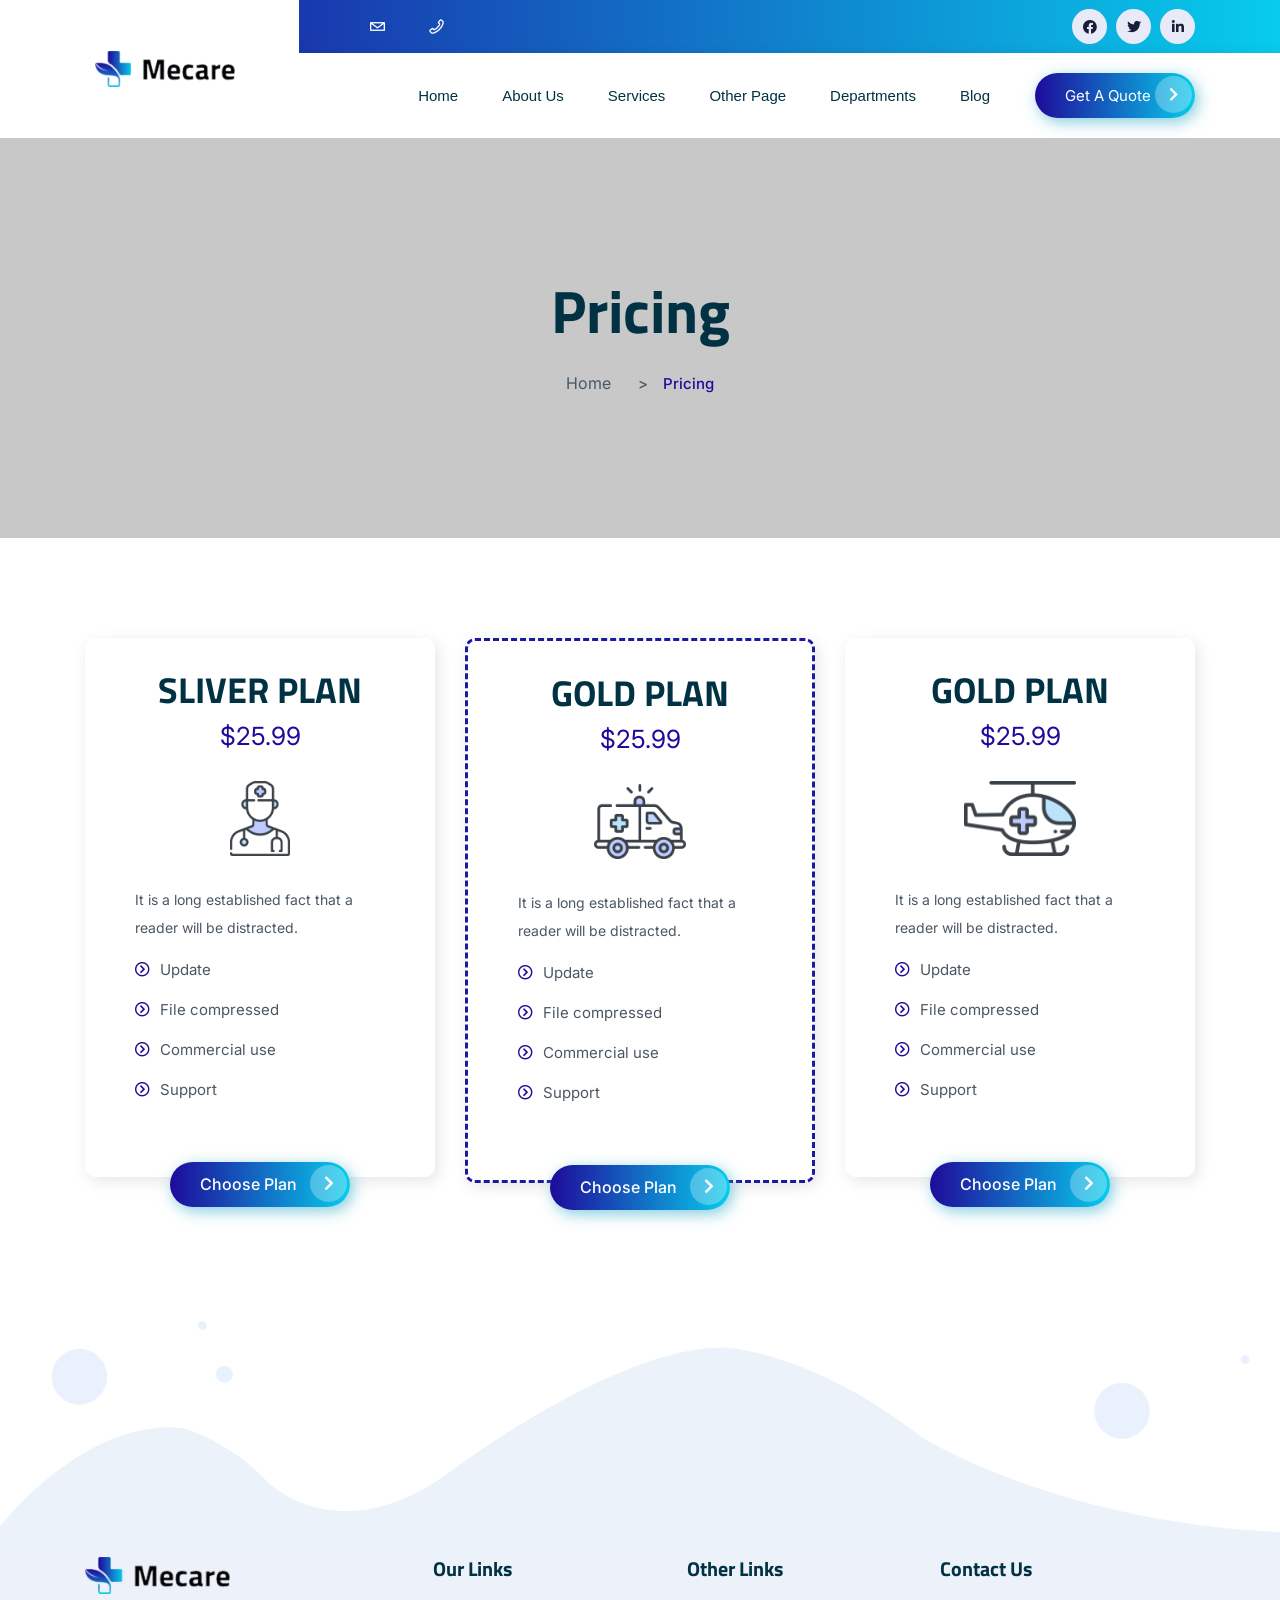
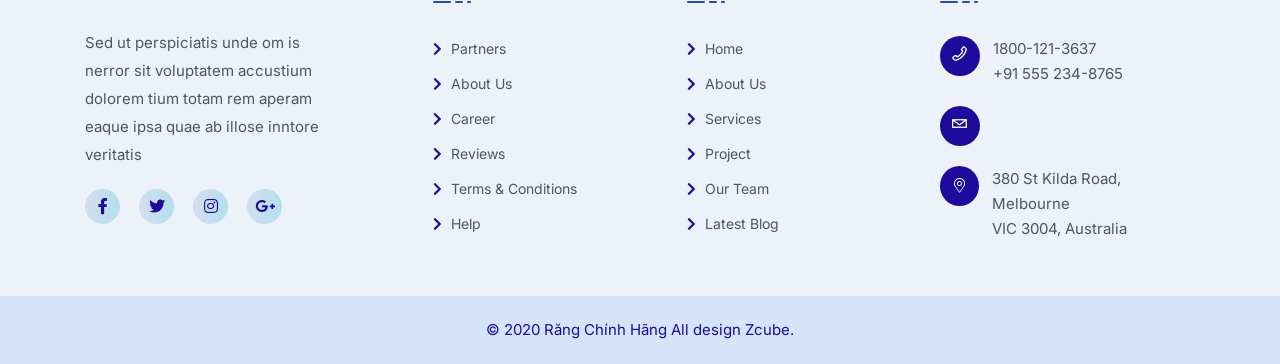
<file: pricing.html>
<!doctype html>
<html class="no-js" lang="zxx">
    <head>
        <meta charset="utf-8">
        <meta http-equiv="x-ua-compatible" content="ie=edge">
        <title> Răng Chính Hãng </title>
        <meta name="description" content="">
        <meta name="viewport" content="width=device-width, initial-scale=1">
		<link rel="shortcut icon" type="image/x-icon" href="img/favicon.ico">
        <!-- Place favicon.ico in the root Internist, General Practitonery -->

		<!-- CSS here -->
        <link rel="stylesheet" href="css/bootstrap.min.css">
        <link rel="stylesheet" href="css/animate.min.css">
        <link rel="stylesheet" href="css/magnific-popup.css">
        <link rel="stylesheet" href="fontawesome/css/all.min.css">
        <link rel="stylesheet" href="css/dripicons.css">
        <link rel="stylesheet" href="css/slick.css">
        <link rel="stylesheet" href="css/default.css">
        <link rel="stylesheet" href="css/meanmenu.css">
        <link rel="stylesheet" href="css/style.css">
        <link rel="stylesheet" href="css/responsive.css">
    </head>
    <body>
        <!-- header -->
        <header class="header-area">  
			<div class="header-top second-header d-none d-md-block">
                <div class="container">
                    <div class="row align-items-center">
                        <div class="col-lg-3 col-md-3 d-none d-lg-block">
                        </div>                       
                        <div class="col-lg-4 col-md-8 d-none  d-md-block">
                            <div class="header-cta">
                                <ul>                                   
                                    <li>
                                        <i class="icon dripicons-mail"></i>
<!--                                        <span>info@example.com</span>-->
                                    </li>
                                     <li>
                                        <i class="icon dripicons-phone"></i>

                                    </li>
                                </ul>
                            </div>
                        </div>
                         <div class="col-lg-5 col-md-3 d-none d-lg-block">
                             <div class="header-social text-right">
                            <span>
                                <a href="#" title="Facebook"><i class="fab fa-facebook"></i></a>
                                <a href="#" title="Twitter"><i class="fab fa-twitter"></i></a>
                                <a href="#" title="LinkedIn"><i class="fab fa-linkedin-in"></i></a>                               
                               </span>                    
                               <!--  /social media icon redux -->                               
                        </div>
                        </div>
                         
                    </div>
                </div>
            </div>		
            <div id="header-sticky" class="menu-area">
                <div class="container">
                    <div class="second-menu">
                        <div class="row align-items-center">
                            <div class="col-xl-2 col-lg-2">
                                <div class="logo">
                                    <a href="index.html"><img src="img/logo/logo.png" alt="logo"></a>
                                </div>
                            </div>
                            <div class="col-xl-8 col-lg-8">                               
                                <div class="main-menu text-right pr-15">
                                    <nav id="mobile-menu">
                                        <ul>
                                            <li class="has-sub">
												<a href="index.html">Home</a>
												<ul>													
													<li><a href="index.html">Home Page 01</a></li>
													<li><a href="index-2.html">Home Page 02</a></li>													
													<li><a href="index-3.html">Home Page 03</a></li>													
												</ul>
											</li>
                                            <li><a href="about.html">About Us</a></li>
                                            <li class="has-sub">
                                                <a href="services.html">Services</a>
                                                <ul>													
													<li><a href="services.html">Services</a></li>
													<li><a href="services-detail.html">Services Details</a></li>
												</ul>
                                            </li>                                                                                     
											<li class="has-sub"><a href="#">Other Page</a>
												<ul>													
													<li><a href="pricing.html">Pricing</a></li>
													<li><a href="team.html">Team</a></li>
                                                    <li><a href="shop.html">Shop</a></li>
													<li><a href="shop-details.html">Shop Details</a></li>
												</ul>
											</li>
                                            <li class="has-sub"> 
                                                <a href="departments.html">Departments</a>
                                                <ul>													
													<li><a href="departments.html">Departments</a></li>
													<li><a href="departments-detail.html">Departments Details</a></li>
												</ul>
                                            </li>
                                           
											<li class="has-sub"> 
                                                <a href="blog.html">Blog</a>
                                                <ul>													
													<li><a href="blog.html">Blog</a></li>
													<li><a href="blog-details.html">Blog Details</a></li>
												</ul>
                                            </li>               
                                        </ul>
                                    </nav>
                                </div>
                            </div>    
                             <div class="col-xl-2 col-lg-2 d-none d-lg-block">
                                 <a href="contact.html" class="top-btn">Get A Quote <i class="fas fa-chevron-right"></i></a>
                                 
                            </div>
                             <div class="col-12">
                            <div class="mobile-menu"></div>
                        </div>
                        </div>
                    </div>
                </div>
            </div>
        </header>
        <!-- header-end -->
        <!-- main-area -->
        <main>
            <!-- breadcrumb-area -->
            <section class="breadcrumb-area d-flex align-items-center" style="background-image:url(img/testimonial/test-bg.jpg)">
                <div class="container">
                    <div class="row">
                        <div class="col-xl-6 offset-xl-3 col-lg-8 offset-lg-2">
                            <div class="breadcrumb-wrap text-center">
                                <div class="breadcrumb-title mb-30">
                                    <h2>Pricing</h2>                                    
                                </div>
                                <nav aria-label="breadcrumb">
                                    <ol class="breadcrumb">
                                        <li class="breadcrumb-item"><a href="index.html">Home</a></li>
                                        <li class="breadcrumb-item active" aria-current="page">Pricing</li>
                                    </ol>
                                </nav>
                            </div>
                        </div>
                    </div>
                </div>
            </section>
            <!-- breadcrumb-area-end -->
			<!-- pricing-area -->
            <section id="pricing" class="pricing-area pt-100 pb-70">
                <div class="container">                   
                    <div class="row">
                        <div class="col-lg-4 col-md-12">
                            <div class="pricing-box text-center mb-60" >
                                <div class="pricing-head">                                  
                                    <h4>Sliver Plan</h4>
                                    <div class="price-count mb-30">
                                       <h2>$25.99</h2>
                                    </div>
                                    <img src="img/icon/pr-icon01.png" alt="pricon">
                                </div>
                                <div class="pricing-body mb-40 text-left">
                                    <p>It is a long established fact that a reader will be distracted.</p>
									<ul>
										<li>Update</li>
										<li>File compressed</li>
										<li>Commercial use</li>
										<li>Support</li>
									</ul>
                                </div>
                                <div class="pricing-btn">
                                    <a href="#" class="btn">Choose Plan <i class="fas fa-chevron-right"></i></a>
                                </div>
                            </div>
                        </div>
                        <div class="col-lg-4 col-md-12">
                            <div class="pricing-box active text-center mb-60" >
                                <div class="pricing-head">                                  
                                    <h4>Gold Plan</h4>
                                    <div class="price-count mb-30">
                                       <h2>$25.99</h2>
                                    </div>
                                    <img src="img/icon/pr-icon02.png" alt="pricon">
                                </div>
                                <div class="pricing-body mb-40 text-left">
                                    <p>It is a long established fact that a reader will be distracted.</p>
									<ul>
										<li>Update</li>
										<li>File compressed</li>
										<li>Commercial use</li>
										<li>Support</li>
									</ul>
                                </div>
                                <div class="pricing-btn">
                                    <a href="#" class="btn">Choose Plan <i class="fas fa-chevron-right"></i></a>
                                </div>
                            </div>
                        </div>
                        <div class="col-lg-4 col-md-12">
                            <div class="pricing-box text-center mb-60" >
                                 <div class="pricing-head">                                  
                                    <h4>Gold Plan</h4>
                                    <div class="price-count mb-30">
                                       <h2>$25.99</h2>
                                    </div>
                                    <img src="img/icon/pr-icon03.png" alt="pricon">
                                </div>
                                <div class="pricing-body mb-40 text-left">
                                    <p>It is a long established fact that a reader will be distracted.</p>
									<ul>
										<li>Update</li>
										<li>File compressed</li>
										<li>Commercial use</li>
										<li>Support</li>
									</ul>
                                </div>
                                <div class="pricing-btn">
                                    <a href="#" class="btn">Choose Plan <i class="fas fa-chevron-right"></i></a>
                                </div>
                            </div>
                        </div>
                    </div>
                </div>
            </section>
            <!-- pricing-area-end -->
			
			
        </main>
        <!-- main-area-end -->
         <!-- footer -->
        <footer class="footer-bg footer-p" >
            <div class="overly"><img src="img/an-bg/footer-bg.png" alt="rest"></div>
            <div class="footer-top pb-30" style="background-color: #ECF1FA;">
                <div class="container">
                    <div class="row justify-content-between">
                        
                        <div class="col-xl-3 col-lg-3 col-sm-6">
                            <div class="footer-widget mb-30">
                                <div class="flog mb-35">
                                    <a href="#"><img src="img/logo/logo.png" alt="logo"></a>
                                </div>
                                <div class="footer-text mb-20">
                                    <p>Sed ut perspiciatis unde om is nerror sit voluptatem accustium dolorem tium totam rem aperam eaque ipsa quae ab illose
                                    inntore veritatis</p>
                                </div>
                                <div class="footer-social">
                                    <a href="#"><i class="fab fa-facebook-f"></i></a>
                                    <a href="#"><i class="fab fa-twitter"></i></a>
                                    <a href="#"><i class="fab fa-instagram"></i></a>
                                    <a href="#"><i class="fab fa-google-plus-g"></i></a>
                                </div>
                            </div>
                        </div>
                        
                        
						<div class="col-xl-2 col-lg-2 col-sm-6">
                            <div class="footer-widget mb-30">
                                <div class="f-widget-title">
                                    <h5>Our Links</h5>
                                </div>
                                <div class="footer-link">
                                    <ul>                                        
                                        <li><a href="#"><i class="fas fa-chevron-right"></i> Partners</a></li>
										<li><a href="#"><i class="fas fa-chevron-right"></i> About Us</a></li>
                                        <li><a href="#"><i class="fas fa-chevron-right"></i> Career</a></li>
                                        <li><a href="#"><i class="fas fa-chevron-right"></i> Reviews</a></li>
                                        <li><a href="#"><i class="fas fa-chevron-right"></i> Terms & Conditions</a></li>
                                        <li><a href="#"><i class="fas fa-chevron-right"></i> Help</a></li>
                                    </ul>
                                </div>
                            </div>
                        </div>
                        <div class="col-xl-2 col-lg-2 col-sm-6">
                            <div class="footer-widget mb-30">
                                <div class="f-widget-title">
                                    <h5>Other Links</h5>
                                </div>
                                <div class="footer-link">
                                    <ul>
                                        <li><a href="#"><i class="fas fa-chevron-right"></i> Home</a></li>
                                        <li><a href="#"><i class="fas fa-chevron-right"></i> About Us</a></li>
                                        <li><a href="#"><i class="fas fa-chevron-right"></i> Services</a></li>
                                        <li><a href="#"><i class="fas fa-chevron-right"></i> Project</a></li>
                                        <li><a href="#"><i class="fas fa-chevron-right"></i> Our Team</a></li>
                                        <li><a href="#"><i class="fas fa-chevron-right"></i> Latest Blog</a></li>
                                    </ul>
                                </div>
                            </div>
                        </div>  
                        <div class="col-xl-3 col-lg-3 col-sm-6">
                            <div class="footer-widget mb-30">
                                <div class="f-widget-title">
                                    <h5>Contact Us</h5>
                                </div>
                                <div class="footer-link">
                                    <div class="f-contact">
                                    <ul>
                                    <li>
                                        <i class="icon dripicons-phone"></i>
                                        <span>1800-121-3637<br>+91 555 234-8765</span>
                                    </li>
                                    <li>
                                        <i class="icon dripicons-mail"></i>
<!--                                         <span><a href="mailto:info@example.com">info@example.com</a><br><a href="mailto:sale@example.com">sale@example.com</a></span>-->
                                    </li>
                                    <li>
                                      <i class="fal fa-map-marker-alt"></i>
                                         <span>380 St Kilda Road, Melbourne<br>VIC 3004, Australia</span>
                                    </li>
                                </ul>
                                    
                                    </div>
                                   
                                    
                                </div>
                            </div>
                        </div>
                        
                    </div>
                </div>
            </div>
            <div class="copyright-wrap">
                <div class="container">
                    <div class="row">
                        <div class="col-12">
                            <div class="copyright-text text-center">
                                <p>&copy; 2020 Răng Chính Hãng  All design Zcube.</p>
                            </div>
                        </div>
                    </div>
                </div>
            </div>
        </footer>
        <!-- footer-end -->


		<!-- JS here -->
        	<!-- JS here -->
        <script src="js/vendor/modernizr-3.5.0.min.js"></script>
        <script src="js/vendor/jquery-1.12.4.min.js"></script>
        <script src="js/popper.min.js"></script>
        <script src="js/bootstrap.min.js"></script>
        <script src="js/one-page-nav-min.js"></script>
        <script src="js/jquery.meanmenu.min.js"></script>
        <script src="js/slick.min.js"></script>
        <script src="js/ajax-form.js"></script>
        <script src="js/paroller.js"></script>
        <script src="js/wow.min.js"></script>
        <script src="js/js_isotope.pkgd.min.js"></script>
        <script src="js/imagesloaded.min.js"></script>
        <script src="js/parallax.min.js"></script>
        <script src="js/jquery.waypoints.min.js"></script>
        <script src="js/jquery.counterup.min.js"></script>
        <script src="js/jquery.scrollUp.min.js"></script>
        <script src="js/parallax-scroll.js"></script>
        <script src="js/jquery.magnific-popup.min.js"></script>
        <script src="js/element-in-view.js"></script>
        <script src="js/main.js"></script>
    </body>
</html>
</file>
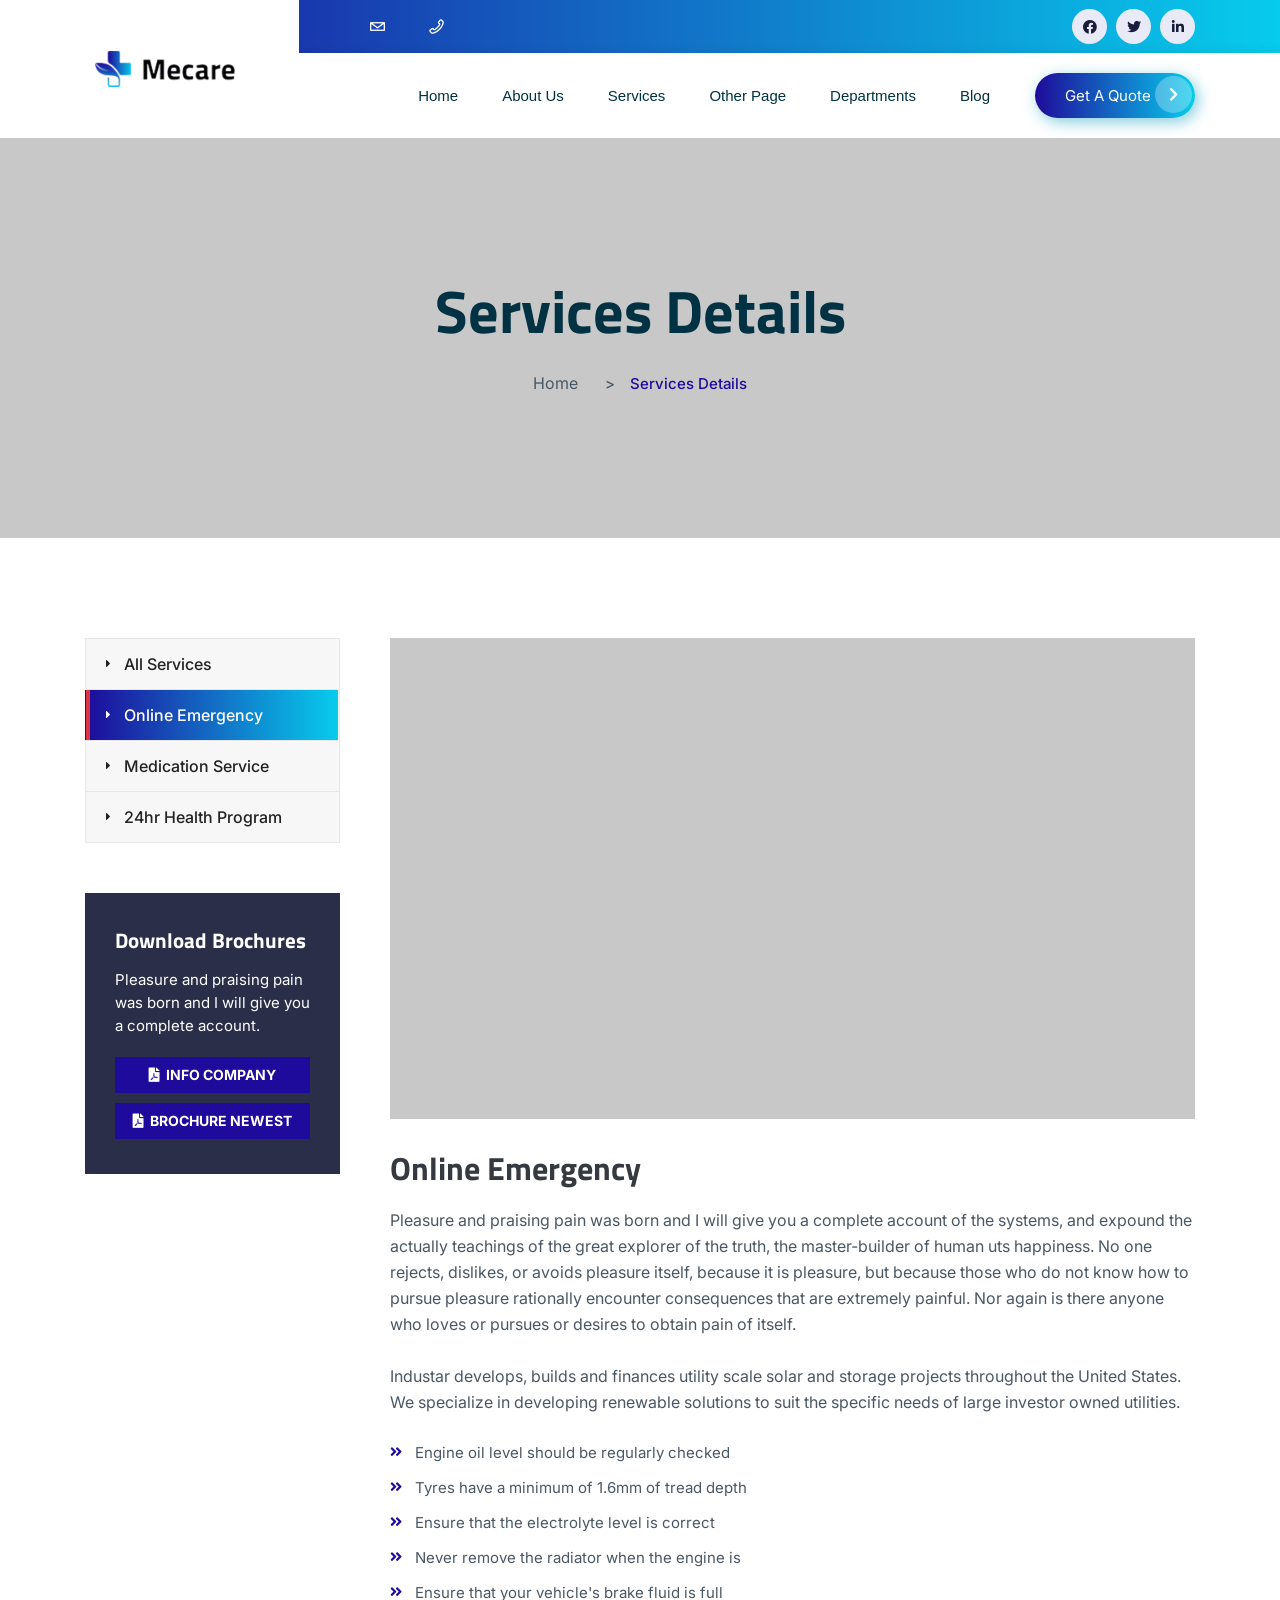
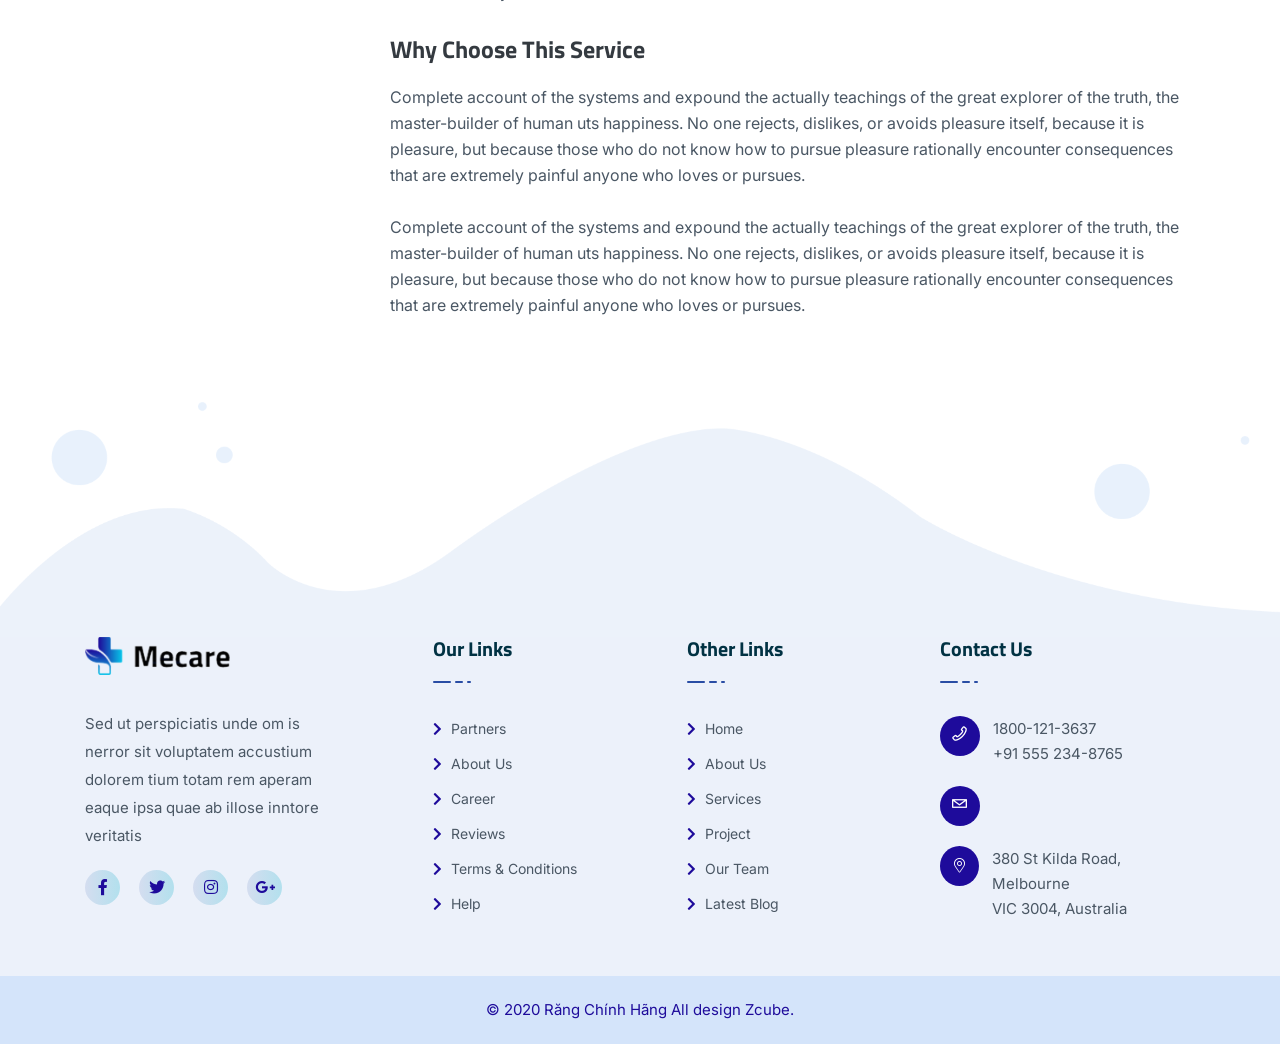
<file: services-detail.html>
<!doctype html>
<html class="no-js" lang="zxx">
    <head>
        <meta charset="utf-8">
        <meta http-equiv="x-ua-compatible" content="ie=edge">
        <title> Răng Chính Hãng </title>
        <meta name="description" content="">
        <meta name="viewport" content="width=device-width, initial-scale=1">
		<link rel="shortcut icon" type="image/x-icon" href="img/favicon.ico">
        <!-- Place favicon.ico in the root Internist, General Practitonery -->

		<!-- CSS here -->
        <link rel="stylesheet" href="css/bootstrap.min.css">
        <link rel="stylesheet" href="css/animate.min.css">
        <link rel="stylesheet" href="css/magnific-popup.css">
        <link rel="stylesheet" href="fontawesome/css/all.min.css">
        <link rel="stylesheet" href="css/dripicons.css">
        <link rel="stylesheet" href="css/slick.css">
        <link rel="stylesheet" href="css/default.css">
        <link rel="stylesheet" href="css/meanmenu.css">
        <link rel="stylesheet" href="css/style.css">
        <link rel="stylesheet" href="css/responsive.css">
    </head>
    <body>
        <!-- header -->
        <header class="header-area">  
			<div class="header-top second-header d-none d-md-block">
                <div class="container">
                    <div class="row align-items-center">
                        <div class="col-lg-3 col-md-3 d-none d-lg-block">
                        </div>                       
                        <div class="col-lg-4 col-md-8 d-none  d-md-block">
                            <div class="header-cta">
                                <ul>                                   
                                    <li>
                                        <i class="icon dripicons-mail"></i>
<!--                                        <span>info@example.com</span>-->
                                    </li>
                                     <li>
                                        <i class="icon dripicons-phone"></i>

                                    </li>
                                </ul>
                            </div>
                        </div>
                         <div class="col-lg-5 col-md-3 d-none d-lg-block">
                             <div class="header-social text-right">
                            <span>
                                <a href="#" title="Facebook"><i class="fab fa-facebook"></i></a>
                                <a href="#" title="Twitter"><i class="fab fa-twitter"></i></a>
                                <a href="#" title="LinkedIn"><i class="fab fa-linkedin-in"></i></a>                               
                               </span>                    
                               <!--  /social media icon redux -->                               
                        </div>
                        </div>
                         
                    </div>
                </div>
            </div>		
            <div id="header-sticky" class="menu-area">
                <div class="container">
                    <div class="second-menu">
                        <div class="row align-items-center">
                            <div class="col-xl-2 col-lg-2">
                                <div class="logo">
                                    <a href="index.html"><img src="img/logo/logo.png" alt="logo"></a>
                                </div>
                            </div>
                            <div class="col-xl-8 col-lg-8">                               
                                <div class="main-menu text-right pr-15">
                                    <nav id="mobile-menu">
                                        <ul>
                                            <li class="has-sub">
												<a href="index.html">Home</a>
												<ul>													
													<li><a href="index.html">Home Page 01</a></li>
													<li><a href="index-2.html">Home Page 02</a></li>													
													<li><a href="index-3.html">Home Page 03</a></li>													
												</ul>
											</li>
                                            <li><a href="about.html">About Us</a></li>
                                            <li class="has-sub">
                                                <a href="services.html">Services</a>
                                                <ul>													
													<li><a href="services.html">Services</a></li>
													<li><a href="services-detail.html">Services Details</a></li>
												</ul>
                                            </li>                                                                                     
											<li class="has-sub"><a href="#">Other Page</a>
												<ul>													
													<li><a href="pricing.html">Pricing</a></li>
													<li><a href="team.html">Team</a></li>
                                                    <li><a href="shop.html">Shop</a></li>
													<li><a href="shop-details.html">Shop Details</a></li>
												</ul>
											</li>
                                            <li class="has-sub"> 
                                                <a href="departments.html">Departments</a>
                                                <ul>													
													<li><a href="departments.html">Departments</a></li>
													<li><a href="departments-detail.html">Departments Details</a></li>
												</ul>
                                            </li>
                                           
											<li class="has-sub"> 
                                                <a href="blog.html">Blog</a>
                                                <ul>													
													<li><a href="blog.html">Blog</a></li>
													<li><a href="blog-details.html">Blog Details</a></li>
												</ul>
                                            </li>               
                                        </ul>
                                    </nav>
                                </div>
                            </div>    
                             <div class="col-xl-2 col-lg-2 d-none d-lg-block">
                                 <a href="contact.html" class="top-btn">Get A Quote <i class="fas fa-chevron-right"></i></a>
                                 
                            </div>
                             <div class="col-12">
                            <div class="mobile-menu"></div>
                        </div>
                        </div>
                    </div>
                </div>
            </div>
        </header>
        <!-- header-end -->
        <!-- main-area -->
        <main>
            <!-- breadcrumb-area -->
            <section class="breadcrumb-area d-flex align-items-center" style="background-image:url(img/testimonial/test-bg.jpg)">
                <div class="container">
                    <div class="row">
                        <div class="col-xl-6 offset-xl-3 col-lg-8 offset-lg-2">
                            <div class="breadcrumb-wrap text-center">
                                <div class="breadcrumb-title mb-30">
                                    <h2>Services Details</h2>                                    
                                </div>
                                <nav aria-label="breadcrumb">
                                    <ol class="breadcrumb">
                                        <li class="breadcrumb-item"><a href="index.html">Home</a></li>
                                        <li class="breadcrumb-item active" aria-current="page">Services Details</li>
                                    </ol>
                                </nav>
                            </div>
                        </div>
                    </div>
                </div>
            </section>
            <!-- breadcrumb-area-end -->
			<!-- choose-area -->
            <section class="choose-area pt-100 pb-50 p-relative">             
                <div class="chosse-img wow fadeInRight animated" data-animation="fadeInRight animated" data-delay=".2s"></div>
                <div class="container">
                    <div class="row">
                        <!-- rightside -->
               <div class="content-side col-xl-9 col-lg-8 col-md-12 col-sm-12 order-2">
                  <div class="service-detail">
                        <div class="images-box row">                          
                            <div class="column col-lg-12 col-md-12 col-sm-8 wow fadeInLeft">
                                <figure class="image wow fadeIn"><a href="img/resource/service-img-1.jpg" class="lightbox-image" data-fancybox="services"><img src="img/blog/inner_b1.jpg" alt=""></a></figure>
                            </div>

                            
                        </div>

                        <div class="content-box">
                            <h2>Online Emergency</h2>
                            <p>Pleasure and praising pain was born and I will give you a complete account of the systems, and expound the actually teachings of the great explorer of the truth, the master-builder of human uts happiness. No one rejects, dislikes, or avoids pleasure itself, because it is pleasure, but because those who do not know how to pursue pleasure rationally encounter consequences that are extremely painful. Nor again is there anyone who loves or pursues or desires to obtain pain of itself.</p>
    
                            <!-- Two Column -->
                            <div class="two-column">
                                <div class="row">
                                    
                                    <div class="text-column col-xl-12 col-lg-12 col-md-12">
                                        <p>Industar develops, builds and finances utility scale solar and storage projects throughout the United States. We specialize in developing renewable solutions to suit the specific needs of large investor owned utilities.</p>

                                        <ul class="list-style-one">
                                            <li>Engine oil level should be regularly checked</li>
                                            <li>Tyres have a minimum of 1.6mm of tread depth</li>
                                            <li>Ensure that the electrolyte level is correct</li>
                                            <li>Never remove the radiator when the engine is</li>
                                            <li>Ensure that your vehicle's brake fluid is full</li>
                                        </ul>
                                    </div>
                                    
                                </div>
                            </div>

                            <h3>Why Choose This Service</h3>

                            <p>Complete account of the systems and expound the actually teachings of the great explorer of the truth, the master-builder of human uts happiness. No one rejects, dislikes, or avoids pleasure itself, because it is pleasure, but because those who do not know how to pursue pleasure rationally encounter consequences that are extremely painful anyone who loves or pursues.</p>

                            <p>Complete account of the systems and expound the actually teachings of the great explorer of the truth, the master-builder of human uts happiness. No one rejects, dislikes, or avoids pleasure itself, because it is pleasure, but because those who do not know how to pursue pleasure rationally encounter consequences that are extremely painful anyone who loves or pursues.</p>

                            
                        </div>
                    </div>
                   
               </div>
               <!-- rightside -->
                        
               <!-- leftside -->
                <div class="sidebar-side col-xl-3 col-lg-4 col-md-12 col-sm-12">
                    <aside class="sidebar services-sidebar">
                        
                        <!-- Category Widget -->
                        <div class="sidebar-widget categories">
                            <div class="widget-content">
                                <!-- Services Category -->
                                <ul class="services-categories">
                                    <li><a href="services.html">All Services</a></li>
                                    <li class="active"><a href="service-detail.html">Online Emergency</a></li>
                                    <li><a href="services-detail.html">Medication Service</a></li>
                                    <li><a href="service-detail.html">24hr Health Program</a></li>       
                                </ul>
                            </div>
                        </div>
                        
                        <!--Brochures Box-->
                        <div class="brochures-box">
                            <div class="inner">
                                <h4>Download Brochures</h4>
                                <div class="text">Pleasure and praising pain was born and I will give you a complete account.</div>
                                <a class="theme-btn btn-style-one" href="#"><span class="btn-title"><i class="fa fa-file-pdf"></i> Info Company</span></a>
                                <a class="theme-btn btn-style-one" href="#"><span class="btn-title"><i class="fa fa-file-pdf"></i> Brochure Newest</span></a>
                            </div>
                        </div>
                    </aside>
                </div>
               <!-- /leftside -->
               
            </div>
					
                </div>
            </section>
            <!-- choose-area-end -->
				
		
        </main>
        <!-- main-area-end -->
         <!-- footer -->
        <footer class="footer-bg footer-p" >
            <div class="overly"><img src="img/an-bg/footer-bg.png" alt="rest"></div>
            <div class="footer-top pb-30" style="background-color: #ECF1FA;">
                <div class="container">
                    <div class="row justify-content-between">
                        
                        <div class="col-xl-3 col-lg-3 col-sm-6">
                            <div class="footer-widget mb-30">
                                <div class="flog mb-35">
                                    <a href="#"><img src="img/logo/logo.png" alt="logo"></a>
                                </div>
                                <div class="footer-text mb-20">
                                    <p>Sed ut perspiciatis unde om is nerror sit voluptatem accustium dolorem tium totam rem aperam eaque ipsa quae ab illose
                                    inntore veritatis</p>
                                </div>
                                <div class="footer-social">
                                    <a href="#"><i class="fab fa-facebook-f"></i></a>
                                    <a href="#"><i class="fab fa-twitter"></i></a>
                                    <a href="#"><i class="fab fa-instagram"></i></a>
                                    <a href="#"><i class="fab fa-google-plus-g"></i></a>
                                </div>
                            </div>
                        </div>
                        
                        
						<div class="col-xl-2 col-lg-2 col-sm-6">
                            <div class="footer-widget mb-30">
                                <div class="f-widget-title">
                                    <h5>Our Links</h5>
                                </div>
                                <div class="footer-link">
                                    <ul>                                        
                                        <li><a href="#"><i class="fas fa-chevron-right"></i> Partners</a></li>
										<li><a href="#"><i class="fas fa-chevron-right"></i> About Us</a></li>
                                        <li><a href="#"><i class="fas fa-chevron-right"></i> Career</a></li>
                                        <li><a href="#"><i class="fas fa-chevron-right"></i> Reviews</a></li>
                                        <li><a href="#"><i class="fas fa-chevron-right"></i> Terms & Conditions</a></li>
                                        <li><a href="#"><i class="fas fa-chevron-right"></i> Help</a></li>
                                    </ul>
                                </div>
                            </div>
                        </div>
                        <div class="col-xl-2 col-lg-2 col-sm-6">
                            <div class="footer-widget mb-30">
                                <div class="f-widget-title">
                                    <h5>Other Links</h5>
                                </div>
                                <div class="footer-link">
                                    <ul>
                                        <li><a href="#"><i class="fas fa-chevron-right"></i> Home</a></li>
                                        <li><a href="#"><i class="fas fa-chevron-right"></i> About Us</a></li>
                                        <li><a href="#"><i class="fas fa-chevron-right"></i> Services</a></li>
                                        <li><a href="#"><i class="fas fa-chevron-right"></i> Project</a></li>
                                        <li><a href="#"><i class="fas fa-chevron-right"></i> Our Team</a></li>
                                        <li><a href="#"><i class="fas fa-chevron-right"></i> Latest Blog</a></li>
                                    </ul>
                                </div>
                            </div>
                        </div>  
                        <div class="col-xl-3 col-lg-3 col-sm-6">
                            <div class="footer-widget mb-30">
                                <div class="f-widget-title">
                                    <h5>Contact Us</h5>
                                </div>
                                <div class="footer-link">
                                    <div class="f-contact">
                                    <ul>
                                    <li>
                                        <i class="icon dripicons-phone"></i>
                                        <span>1800-121-3637<br>+91 555 234-8765</span>
                                    </li>
                                    <li>
                                        <i class="icon dripicons-mail"></i>
<!--                                         <span><a href="mailto:info@example.com">info@example.com</a><br><a href="mailto:sale@example.com">sale@example.com</a></span>-->
                                    </li>
                                    <li>
                                      <i class="fal fa-map-marker-alt"></i>
                                         <span>380 St Kilda Road, Melbourne<br>VIC 3004, Australia</span>
                                    </li>
                                </ul>
                                    
                                    </div>
                                   
                                    
                                </div>
                            </div>
                        </div>
                        
                    </div>
                </div>
            </div>
            <div class="copyright-wrap">
                <div class="container">
                    <div class="row">
                        <div class="col-12">
                            <div class="copyright-text text-center">
                                <p>&copy; 2020 Răng Chính Hãng  All design Zcube.</p>
                            </div>
                        </div>
                    </div>
                </div>
            </div>
        </footer>
        <!-- footer-end -->


		<!-- JS here -->
        	<!-- JS here -->
        <script src="js/vendor/modernizr-3.5.0.min.js"></script>
        <script src="js/vendor/jquery-1.12.4.min.js"></script>
        <script src="js/popper.min.js"></script>
        <script src="js/bootstrap.min.js"></script>
        <script src="js/one-page-nav-min.js"></script>
        <script src="js/jquery.meanmenu.min.js"></script>
        <script src="js/slick.min.js"></script>
        <script src="js/ajax-form.js"></script>
        <script src="js/paroller.js"></script>
        <script src="js/wow.min.js"></script>
        <script src="js/js_isotope.pkgd.min.js"></script>
        <script src="js/imagesloaded.min.js"></script>
        <script src="js/parallax.min.js"></script>
        <script src="js/jquery.waypoints.min.js"></script>
        <script src="js/jquery.counterup.min.js"></script>
        <script src="js/jquery.scrollUp.min.js"></script>
        <script src="js/parallax-scroll.js"></script>
        <script src="js/jquery.magnific-popup.min.js"></script>
        <script src="js/element-in-view.js"></script>
        <script src="js/main.js"></script>
    </body>
</html>
</file>
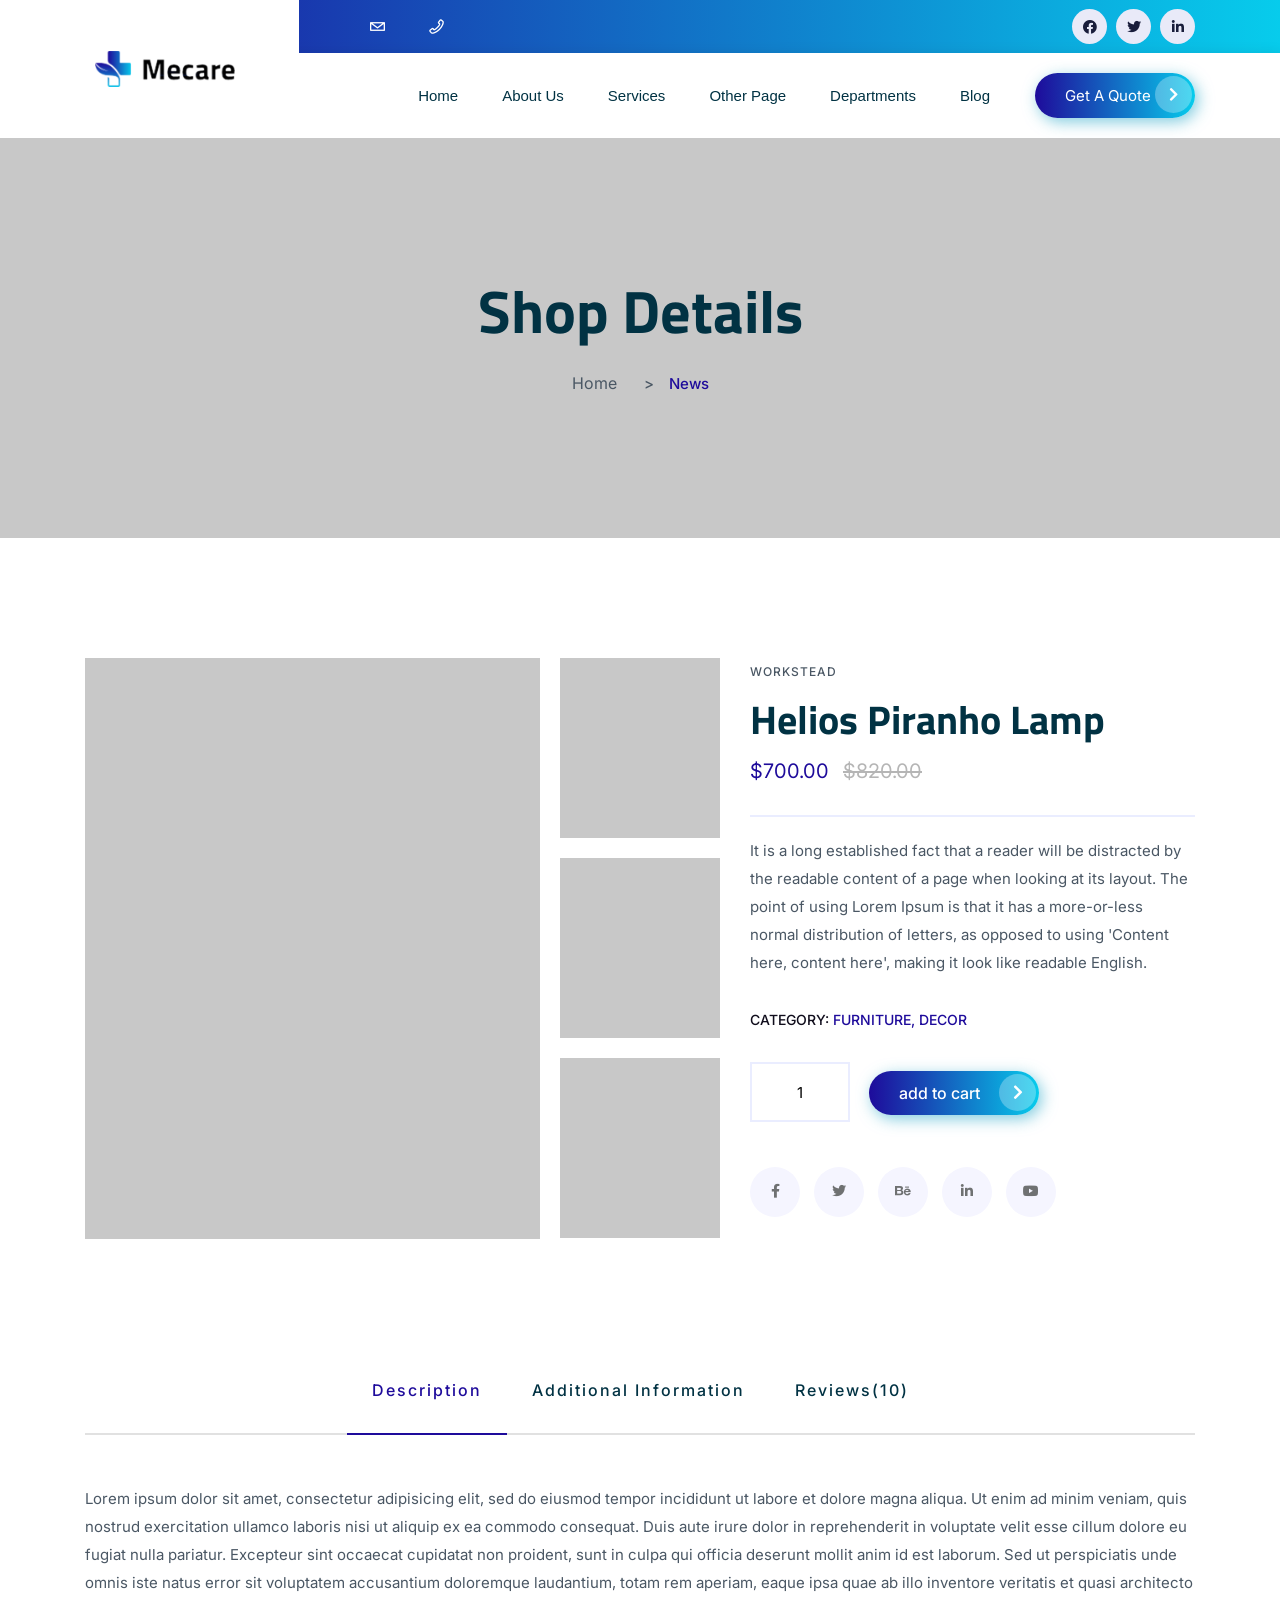
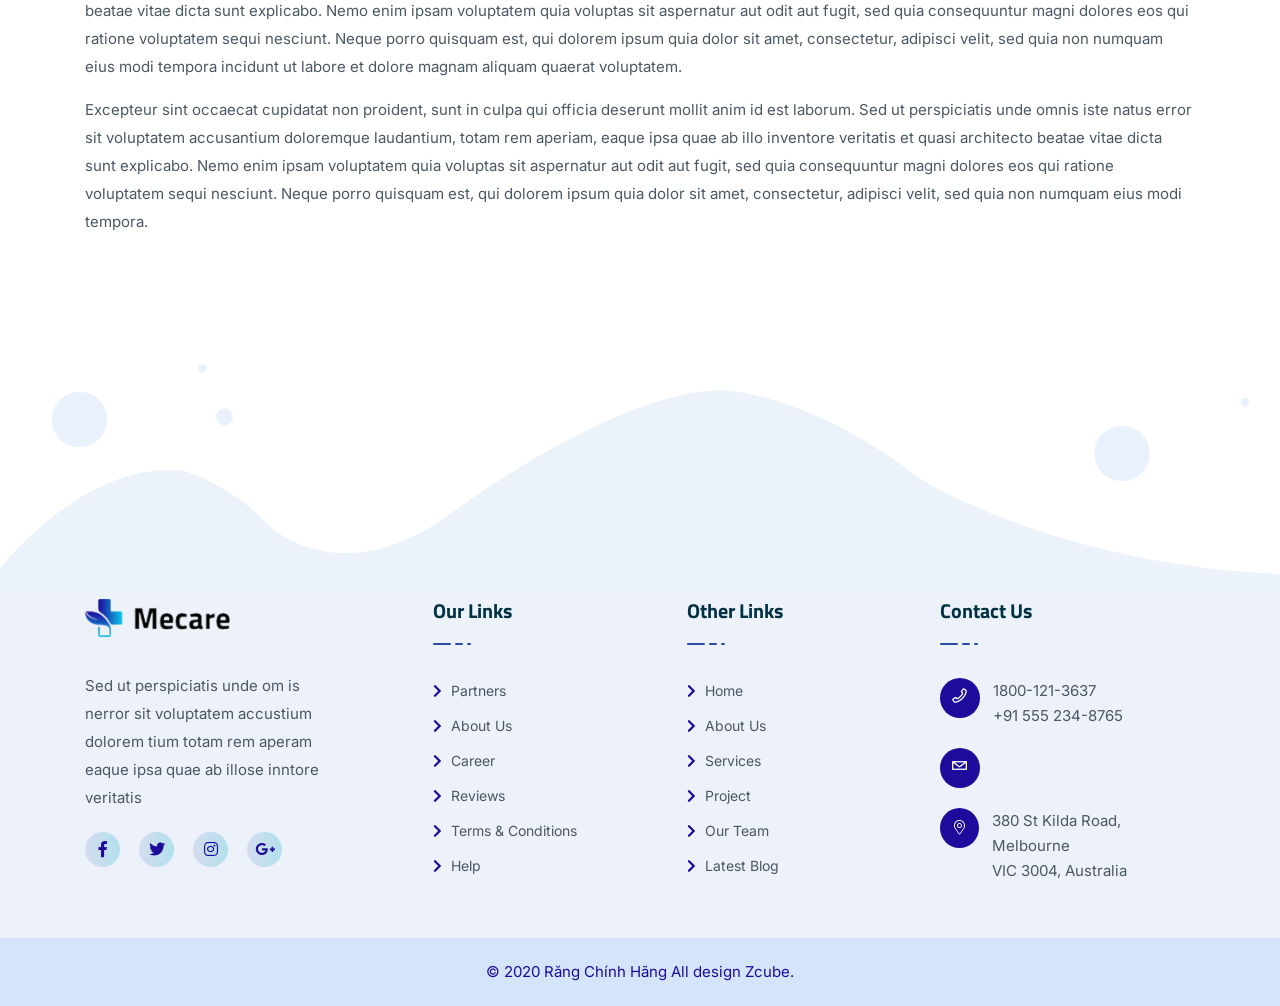
<file: shop-details.html>
<!doctype html>
<html class="no-js" lang="zxx">
    <head>
        <meta charset="utf-8">
        <meta http-equiv="x-ua-compatible" content="ie=edge">
        <title> Răng Chính Hãng </title>
        <meta name="description" content="">
        <meta name="viewport" content="width=device-width, initial-scale=1">
		<link rel="shortcut icon" type="image/x-icon" href="img/favicon.ico">
        <!-- Place favicon.ico in the root Internist, General Practitonery -->

		<!-- CSS here -->
        <link rel="stylesheet" href="css/bootstrap.min.css">
        <link rel="stylesheet" href="css/animate.min.css">
        <link rel="stylesheet" href="css/magnific-popup.css">
        <link rel="stylesheet" href="fontawesome/css/all.min.css">
        <link rel="stylesheet" href="css/dripicons.css">
        <link rel="stylesheet" href="css/slick.css">
        <link rel="stylesheet" href="css/default.css">
        <link rel="stylesheet" href="css/meanmenu.css">
        <link rel="stylesheet" href="css/style.css">
        <link rel="stylesheet" href="css/responsive.css">
    </head>
    <body>
        <!-- header -->
        <header class="header-area">  
			<div class="header-top second-header d-none d-md-block">
                <div class="container">
                    <div class="row align-items-center">
                        <div class="col-lg-3 col-md-3 d-none d-lg-block">
                        </div>                       
                        <div class="col-lg-4 col-md-8 d-none  d-md-block">
                            <div class="header-cta">
                                <ul>                                   
                                    <li>
                                        <i class="icon dripicons-mail"></i>
<!--                                        <span>info@example.com</span>-->
                                    </li>
                                     <li>
                                        <i class="icon dripicons-phone"></i>

                                    </li>
                                </ul>
                            </div>
                        </div>
                         <div class="col-lg-5 col-md-3 d-none d-lg-block">
                             <div class="header-social text-right">
                            <span>
                                <a href="#" title="Facebook"><i class="fab fa-facebook"></i></a>
                                <a href="#" title="Twitter"><i class="fab fa-twitter"></i></a>
                                <a href="#" title="LinkedIn"><i class="fab fa-linkedin-in"></i></a>                               
                               </span>                    
                               <!--  /social media icon redux -->                               
                        </div>
                        </div>
                         
                    </div>
                </div>
            </div>		
            <div id="header-sticky" class="menu-area">
                <div class="container">
                    <div class="second-menu">
                        <div class="row align-items-center">
                            <div class="col-xl-2 col-lg-2">
                                <div class="logo">
                                    <a href="index.html"><img src="img/logo/logo.png" alt="logo"></a>
                                </div>
                            </div>
                            <div class="col-xl-8 col-lg-8">                               
                                <div class="main-menu text-right pr-15">
                                    <nav id="mobile-menu">
                                        <ul>
                                            <li class="has-sub">
												<a href="index.html">Home</a>
												<ul>													
													<li><a href="index.html">Home Page 01</a></li>
													<li><a href="index-2.html">Home Page 02</a></li>													
													<li><a href="index-3.html">Home Page 03</a></li>													
												</ul>
											</li>
                                            <li><a href="about.html">About Us</a></li>
                                            <li class="has-sub">
                                                <a href="services.html">Services</a>
                                                <ul>													
													<li><a href="services.html">Services</a></li>
													<li><a href="services-detail.html">Services Details</a></li>
												</ul>
                                            </li>                                                                                     
											<li class="has-sub"><a href="#">Other Page</a>
												<ul>													
													<li><a href="pricing.html">Pricing</a></li>
													<li><a href="team.html">Team</a></li>
                                                    <li><a href="shop.html">Shop</a></li>
													<li><a href="shop-details.html">Shop Details</a></li>
												</ul>
											</li>
                                            <li class="has-sub"> 
                                                <a href="departments.html">Departments</a>
                                                <ul>													
													<li><a href="departments.html">Departments</a></li>
													<li><a href="departments-detail.html">Departments Details</a></li>
												</ul>
                                            </li>
                                           
											<li class="has-sub"> 
                                                <a href="blog.html">Blog</a>
                                                <ul>													
													<li><a href="blog.html">Blog</a></li>
													<li><a href="blog-details.html">Blog Details</a></li>
												</ul>
                                            </li>               
                                        </ul>
                                    </nav>
                                </div>
                            </div>    
                             <div class="col-xl-2 col-lg-2 d-none d-lg-block">
                                 <a href="contact.html" class="top-btn">Get A Quote <i class="fas fa-chevron-right"></i></a>
                                 
                            </div>
                             <div class="col-12">
                            <div class="mobile-menu"></div>
                        </div>
                        </div>
                    </div>
                </div>
            </div>
        </header>
        <!-- header-end -->
        <!-- main-area -->
        <main>
            <!-- breadcrumb-area -->
            <section class="breadcrumb-area d-flex align-items-center" style="background-image:url(img/testimonial/test-bg.jpg)">
						
                <div class="container">
                    <div class="row">
                        <div class="col-xl-6 offset-xl-3 col-lg-8 offset-lg-2">
                            <div class="breadcrumb-wrap text-center">							
                                <div class="breadcrumb-title mb-30">
                                    <h2>Shop Details</h2>                                   
                                </div>
                                <nav aria-label="breadcrumb">
                                    <ol class="breadcrumb">
                                        <li class="breadcrumb-item"><a href="index.html">Home</a></li>
                                        <li class="breadcrumb-item active" aria-current="page">News</li>
                                    </ol>
                                </nav>
                            </div>
                        </div>
                    </div>
                </div>
            </section>
            
			<!-- shop-banner-area start -->
        <section class="shop-banner-area pt-120 pb-90 wow fadeInUp animated" data-animation="fadeInUp animated" data-delay=".2s">
            <div class="container">
                <div class="row">
                    <div class="col-xl-7">
                        <div class="shop-thumb-tab mb-30">
                            <ul class="nav" id="myTab2" role="tablist">
                                <li class="nav-item">
                                    <a class="nav-link active" id="home-tab" data-toggle="tab" href="#home" role="tab"
                                        aria-selected="true"><img src="img/shop/details/thumb1.jpg" alt=""> </a>
                                </li>
                                <li class="nav-item">
                                    <a class="nav-link" id="profile-tab" data-toggle="tab" href="#profile" role="tab"
                                        aria-selected="false"><img src="img/shop/details/thumb2.jpg" alt=""></a>
                                </li>
                                <li class="nav-item">
                                    <a class="nav-link" id="profile-tab2" data-toggle="tab" href="#profile1" role="tab"
                                        aria-selected="false"><img src="img/shop/details/thumb3.jpg" alt=""></a>
                                </li>
                            </ul>
                        </div>
                        <div class="product-details-img mb-30">
                            <div class="tab-content" id="myTabContent2">
                                <div class="tab-pane fade show active" id="home" role="tabpanel">
                                    <div class="product-large-img">
                                        <img src="img/shop/details/large1.jpg" alt="">
                                    </div>
                                </div>
                                <div class="tab-pane fade" id="profile" role="tabpanel">
                                    <div class="product-large-img">
                                        <img src="img/shop/details/large2.jpg" alt="">
                                    </div>
                                </div>
                                <div class="tab-pane fade" id="profile1" role="tabpanel">
                                    <div class="product-large-img">
                                        <img src="img/shop/details/large3.jpg" alt="">
                                    </div>
                                </div>
                            </div>
                        </div>
                    </div>
                    <div class="col-xl-5">
                        <div class="product-details mb-30">
                            <div class="product-details-title">
                                <p>Workstead</p>
                                <h1>Helios Piranho Lamp</h1>
                                <div class="price details-price pb-30 mb-20">
                                    <span>$700.00</span>
                                    <span class="old-price">$820.00</span>
                                </div>
                            </div>
                            <p>It is a long established fact that a reader will be distracted by the readable content of a page
                                when looking at its
                                layout. The point of using Lorem Ipsum is that it has a more-or-less normal distribution of
                                letters, as opposed to
                                using 'Content here, content here', making it look like readable English.</p>
                            <div class="product-cat mt-30 mb-30">
                                <span>Category: </span>
                                <a href="#">furniture,</a>
                                <a href="#">decor</a>
                            </div>                            
                            <div class="product-details-action">
                                <form action="#">
                                    <div class="plus-minus">
                                        <div class="cart-plus-minus"><input type="text" value="1" /></div>
                                    </div>
                                    <button class="btn btn-black" type="submit">add to cart <i class="fas fa-chevron-right"></i></button>                                   
                                </form>
                            </div>
							<div class="product-social mt-45">
                                <a href="#"><i class="fab fa-facebook-f"></i></a>
                                <a href="#"><i class="fab fa-twitter"></i></a>
                                <a href="#"><i class="fab fa-behance"></i></a>
                                <a href="#"><i class="fab fa-linkedin-in"></i></a>
                                <a href="#"><i class="fab fa-youtube"></i></a>
                            </div>
                        </div>
                    </div>
                </div>
            </div>
        </section>
        <!-- shop-banner-area end -->
        <!-- product-desc-area start -->
        <section class="product-desc-area pb-80">
            <div class="container">
                <div class="row">
                    <div class="col-12">
                        <div class="bakix-details-tab">
                            <ul class="nav text-center justify-content-center pb-30 mb-50" id="myTab" role="tablist">
                                <li class="nav-item">
                                    <a class="nav-link active" id="desc-tab" data-toggle="tab" href="#id-desc" role="tab"
                                        aria-controls="home" aria-selected="true">Description </a>
                                </li>
                                <li class="nav-item">
                                    <a class="nav-link" id="id-add-in" data-toggle="tab" href="#id-add" role="tab"
                                        aria-controls="profile" aria-selected="false">Additional Information</a>
                                </li>
                                <li class="nav-item">
                                    <a class="nav-link" id="id-r" data-toggle="tab" href="#id-rev" role="tab"
                                        aria-controls="profile" aria-selected="false">Reviews(10)</a>
                                </li>
                            </ul>
                        </div>
                        <div class="tab-content" id="myTabContent">
                            <div class="tab-pane fade show active" id="id-desc" role="tabpanel" aria-labelledby="desc-tab">
                                <div class="event-text mb-40">
                                    <p>Lorem ipsum dolor sit amet, consectetur adipisicing elit, sed do eiusmod tempor
                                        incididunt ut labore et dolore magna
                                        aliqua. Ut enim ad minim veniam, quis nostrud exercitation ullamco laboris nisi
                                        ut aliquip ex ea commodo consequat.
                                        Duis aute irure dolor in reprehenderit in voluptate velit esse cillum dolore eu
                                        fugiat nulla pariatur. Excepteur sint
                                        occaecat cupidatat non proident, sunt in culpa qui officia deserunt mollit anim
                                        id est laborum. Sed ut perspiciatis
                                        unde omnis iste natus error sit voluptatem accusantium doloremque laudantium,
                                        totam rem aperiam, eaque ipsa quae ab
                                        illo inventore veritatis et quasi architecto beatae vitae dicta sunt explicabo.
                                        Nemo enim ipsam voluptatem quia
                                        voluptas sit aspernatur aut odit aut fugit, sed quia consequuntur magni dolores
                                        eos qui ratione voluptatem sequi
                                        nesciunt. Neque porro quisquam est, qui dolorem ipsum quia dolor sit amet,
                                        consectetur, adipisci velit, sed quia non
                                        numquam eius modi tempora incidunt ut labore et dolore magnam aliquam quaerat
                                        voluptatem.</p>
                                    <p>Excepteur sint occaecat cupidatat non proident, sunt in culpa qui officia
                                        deserunt mollit anim id est laborum. Sed ut
                                        perspiciatis unde omnis iste natus error sit voluptatem accusantium doloremque
                                        laudantium, totam rem aperiam, eaque
                                        ipsa quae ab illo inventore veritatis et quasi architecto beatae vitae dicta
                                        sunt explicabo. Nemo enim ipsam voluptatem
                                        quia voluptas sit aspernatur aut odit aut fugit, sed quia consequuntur magni
                                        dolores eos qui ratione voluptatem sequi
                                        nesciunt. Neque porro quisquam est, qui dolorem ipsum quia dolor sit amet,
                                        consectetur, adipisci velit, sed quia non
                                        numquam eius modi tempora.</p>
                                </div>
                            </div>
                            <div class="tab-pane fade" id="id-add" role="tabpanel" aria-labelledby="id-add-in">
                                <div class="additional-info">
                                    <div class="table-responsive">
                                        <h4>Additional information</h4>
                                        <table class="table">
                                            <tbody>
                                                <tr>
                                                    <th>Weight</th>
                                                    <td class="product_weight">1.4 oz</td>
                                                </tr>
                                                <tr>
                                                    <th>Dimensions</th>
                                                    <td class="product_dimensions">62 × 56 × 12 in</td>
                                                </tr>
                                                <tr>
                                                    <th>Size</th>
                                                    <td class="product_dimensions">XL, XXL, LG, SM, MD</td>
                                                </tr>
                                            </tbody>
                                        </table>
                                    </div>
                                </div>
                            </div>
                            <div class="tab-pane fade" id="id-rev" role="tabpanel" aria-labelledby="id-r">
                                <div class="additional-info">
                                    <div class="event-text mb-40">
                                        <p>Lorem ipsum dolor sit amet, consectetur adipisicing elit, sed do eiusmod tempor
                                            incididunt ut labore et dolore magna
                                            aliqua. Ut enim ad minim veniam, quis nostrud exercitation ullamco laboris nisi
                                            ut aliquip ex ea commodo consequat.
                                            Duis aute irure dolor in reprehenderit in voluptate velit esse cillum dolore eu
                                            fugiat nulla pariatur. Excepteur sint
                                            occaecat cupidatat non proident, sunt in culpa qui officia deserunt mollit anim
                                            id est laborum. Sed ut perspiciatis
                                            unde omnis iste natus error sit voluptatem accusantium doloremque laudantium,
                                            totam rem aperiam, eaque ipsa quae ab
                                            illo inventore veritatis et quasi architecto beatae vitae dicta sunt explicabo.
                                            Nemo enim ipsam voluptatem quia
                                            voluptas sit aspernatur aut odit aut fugit, sed quia consequuntur magni dolores
                                            eos qui ratione voluptatem sequi
                                            nesciunt. Neque porro quisquam est, qui dolorem ipsum quia dolor sit amet,
                                            consectetur, adipisci velit, sed quia non
                                            numquam eius modi tempora incidunt ut labore et dolore magnam aliquam quaerat
                                            voluptatem.</p>
                                        <p>Excepteur sint occaecat cupidatat non proident, sunt in culpa qui officia
                                            deserunt mollit anim id est laborum. Sed ut
                                            perspiciatis unde omnis iste natus error sit voluptatem accusantium doloremque
                                            laudantium, totam rem aperiam, eaque
                                            ipsa quae ab illo inventore veritatis et quasi architecto beatae vitae dicta
                                            sunt explicabo. Nemo enim ipsam voluptatem
                                            quia voluptas sit aspernatur aut odit aut fugit, sed quia consequuntur magni
                                            dolores eos qui ratione voluptatem sequi
                                            nesciunt. Neque porro quisquam est, qui dolorem ipsum quia dolor sit amet,
                                            consectetur, adipisci velit, sed quia non
                                            numquam eius modi tempora.</p>
                                    </div>
                                </div>
                            </div>
                        </div>
                    </div>
                </div>
            </div>
        </section>
        <!-- product-desc-area end -->
        </main>
        <!-- main-area-end -->
        <!-- footer -->
        <footer class="footer-bg footer-p" >
            <div class="overly"><img src="img/an-bg/footer-bg.png" alt="rest"></div>
            <div class="footer-top pb-30" style="background-color: #ECF1FA;">
                <div class="container">
                    <div class="row justify-content-between">
                        
                        <div class="col-xl-3 col-lg-3 col-sm-6">
                            <div class="footer-widget mb-30">
                                <div class="flog mb-35">
                                    <a href="#"><img src="img/logo/logo.png" alt="logo"></a>
                                </div>
                                <div class="footer-text mb-20">
                                    <p>Sed ut perspiciatis unde om is nerror sit voluptatem accustium dolorem tium totam rem aperam eaque ipsa quae ab illose
                                    inntore veritatis</p>
                                </div>
                                <div class="footer-social">
                                    <a href="#"><i class="fab fa-facebook-f"></i></a>
                                    <a href="#"><i class="fab fa-twitter"></i></a>
                                    <a href="#"><i class="fab fa-instagram"></i></a>
                                    <a href="#"><i class="fab fa-google-plus-g"></i></a>
                                </div>
                            </div>
                        </div>
                        
                        
						<div class="col-xl-2 col-lg-2 col-sm-6">
                            <div class="footer-widget mb-30">
                                <div class="f-widget-title">
                                    <h5>Our Links</h5>
                                </div>
                                <div class="footer-link">
                                    <ul>                                        
                                        <li><a href="#"><i class="fas fa-chevron-right"></i> Partners</a></li>
										<li><a href="#"><i class="fas fa-chevron-right"></i> About Us</a></li>
                                        <li><a href="#"><i class="fas fa-chevron-right"></i> Career</a></li>
                                        <li><a href="#"><i class="fas fa-chevron-right"></i> Reviews</a></li>
                                        <li><a href="#"><i class="fas fa-chevron-right"></i> Terms & Conditions</a></li>
                                        <li><a href="#"><i class="fas fa-chevron-right"></i> Help</a></li>
                                    </ul>
                                </div>
                            </div>
                        </div>
                        <div class="col-xl-2 col-lg-2 col-sm-6">
                            <div class="footer-widget mb-30">
                                <div class="f-widget-title">
                                    <h5>Other Links</h5>
                                </div>
                                <div class="footer-link">
                                    <ul>
                                        <li><a href="#"><i class="fas fa-chevron-right"></i> Home</a></li>
                                        <li><a href="#"><i class="fas fa-chevron-right"></i> About Us</a></li>
                                        <li><a href="#"><i class="fas fa-chevron-right"></i> Services</a></li>
                                        <li><a href="#"><i class="fas fa-chevron-right"></i> Project</a></li>
                                        <li><a href="#"><i class="fas fa-chevron-right"></i> Our Team</a></li>
                                        <li><a href="#"><i class="fas fa-chevron-right"></i> Latest Blog</a></li>
                                    </ul>
                                </div>
                            </div>
                        </div>  
                        <div class="col-xl-3 col-lg-3 col-sm-6">
                            <div class="footer-widget mb-30">
                                <div class="f-widget-title">
                                    <h5>Contact Us</h5>
                                </div>
                                <div class="footer-link">
                                    <div class="f-contact">
                                    <ul>
                                    <li>
                                        <i class="icon dripicons-phone"></i>
                                        <span>1800-121-3637<br>+91 555 234-8765</span>
                                    </li>
                                    <li>
                                        <i class="icon dripicons-mail"></i>
<!--                                         <span><a href="mailto:info@example.com">info@example.com</a><br><a href="mailto:sale@example.com">sale@example.com</a></span>-->
                                    </li>
                                    <li>
                                      <i class="fal fa-map-marker-alt"></i>
                                         <span>380 St Kilda Road, Melbourne<br>VIC 3004, Australia</span>
                                    </li>
                                </ul>
                                    
                                    </div>
                                   
                                    
                                </div>
                            </div>
                        </div>
                        
                    </div>
                </div>
            </div>
            <div class="copyright-wrap">
                <div class="container">
                    <div class="row">
                        <div class="col-12">
                            <div class="copyright-text text-center">
                                <p>&copy; 2020 Răng Chính Hãng  All design Zcube.</p>
                            </div>
                        </div>
                    </div>
                </div>
            </div>
        </footer>
        <!-- footer-end -->


		<!-- JS here -->
        	<!-- JS here -->
        <script src="js/vendor/modernizr-3.5.0.min.js"></script>
        <script src="js/vendor/jquery-1.12.4.min.js"></script>
        <script src="js/popper.min.js"></script>
        <script src="js/bootstrap.min.js"></script>
        <script src="js/one-page-nav-min.js"></script>
        <script src="js/jquery.meanmenu.min.js"></script>
        <script src="js/slick.min.js"></script>
        <script src="js/ajax-form.js"></script>
        <script src="js/paroller.js"></script>
        <script src="js/wow.min.js"></script>
        <script src="js/js_isotope.pkgd.min.js"></script>
        <script src="js/imagesloaded.min.js"></script>
        <script src="js/parallax.min.js"></script>
        <script src="js/jquery.waypoints.min.js"></script>
        <script src="js/jquery.counterup.min.js"></script>
        <script src="js/jquery.scrollUp.min.js"></script>
        <script src="js/parallax-scroll.js"></script>
        <script src="js/jquery.magnific-popup.min.js"></script>
        <script src="js/element-in-view.js"></script>
        <script src="js/main.js"></script>
    </body>
</html>
</file>
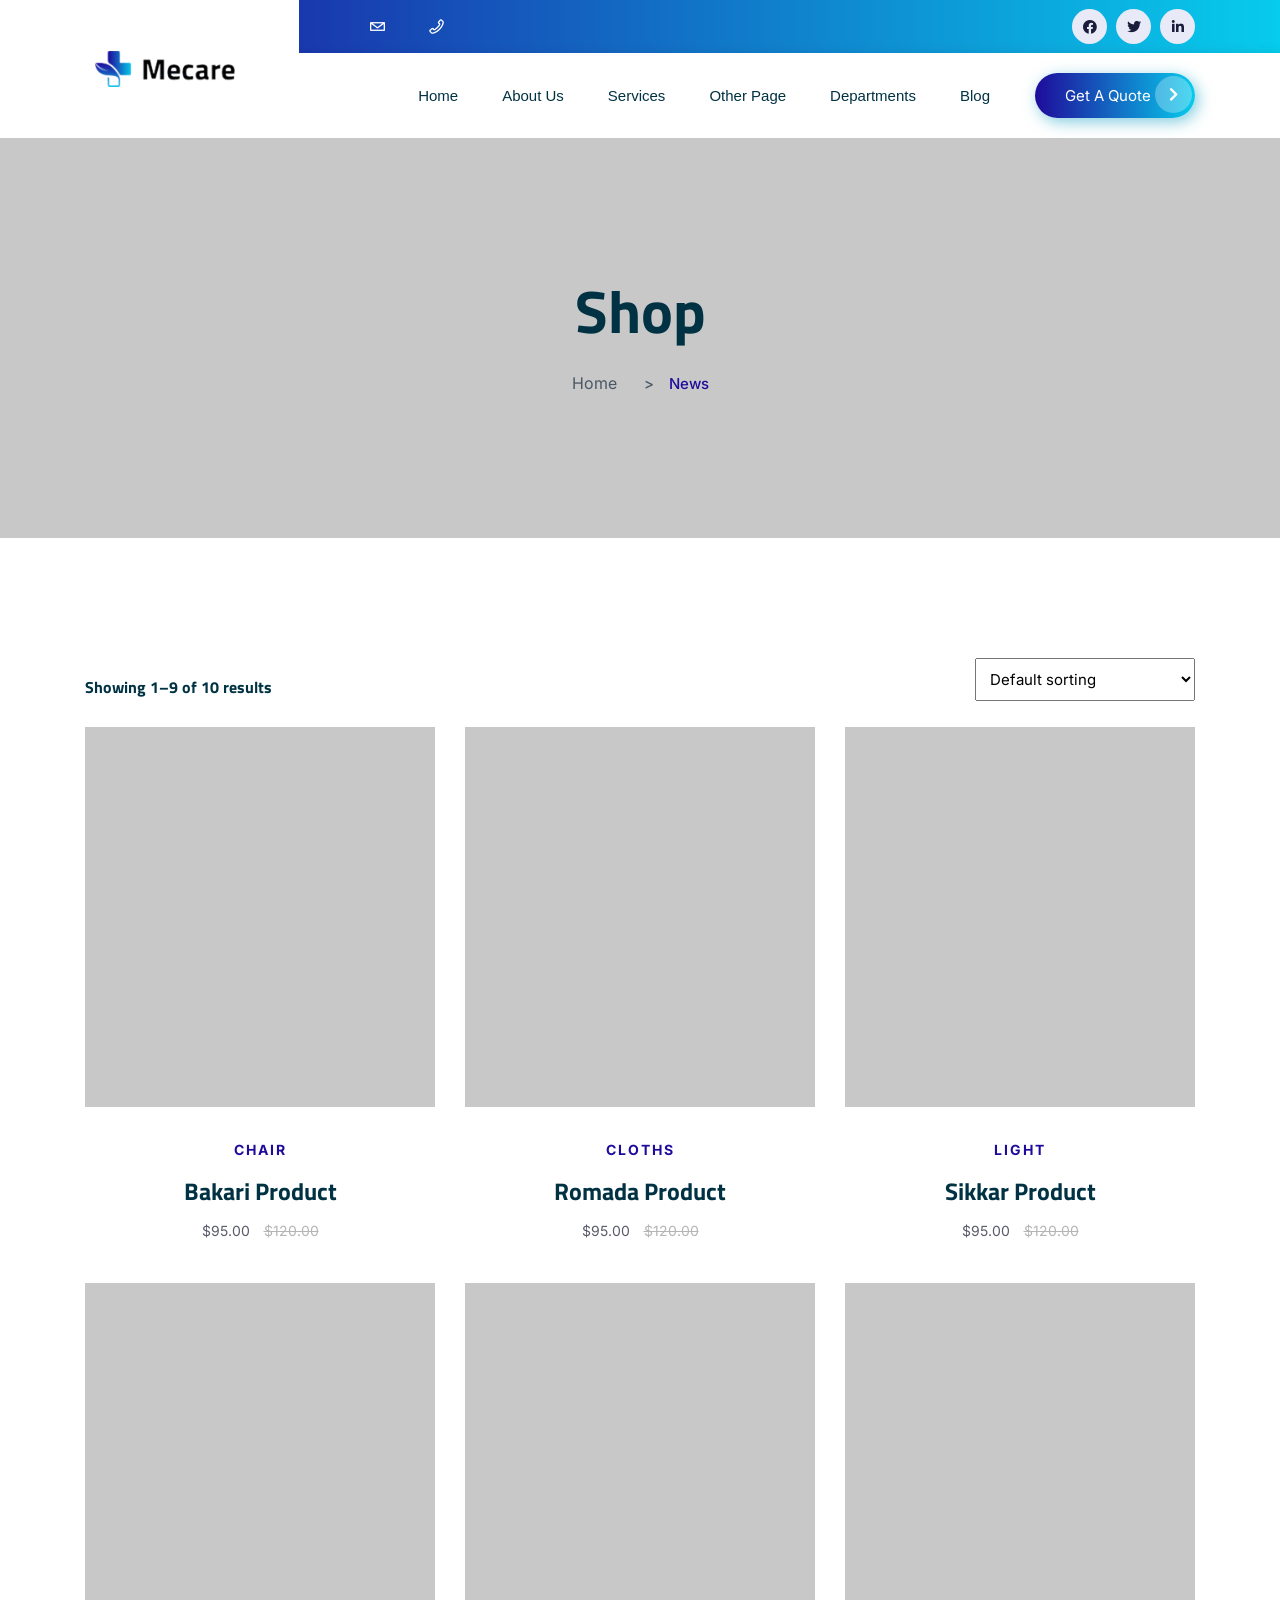
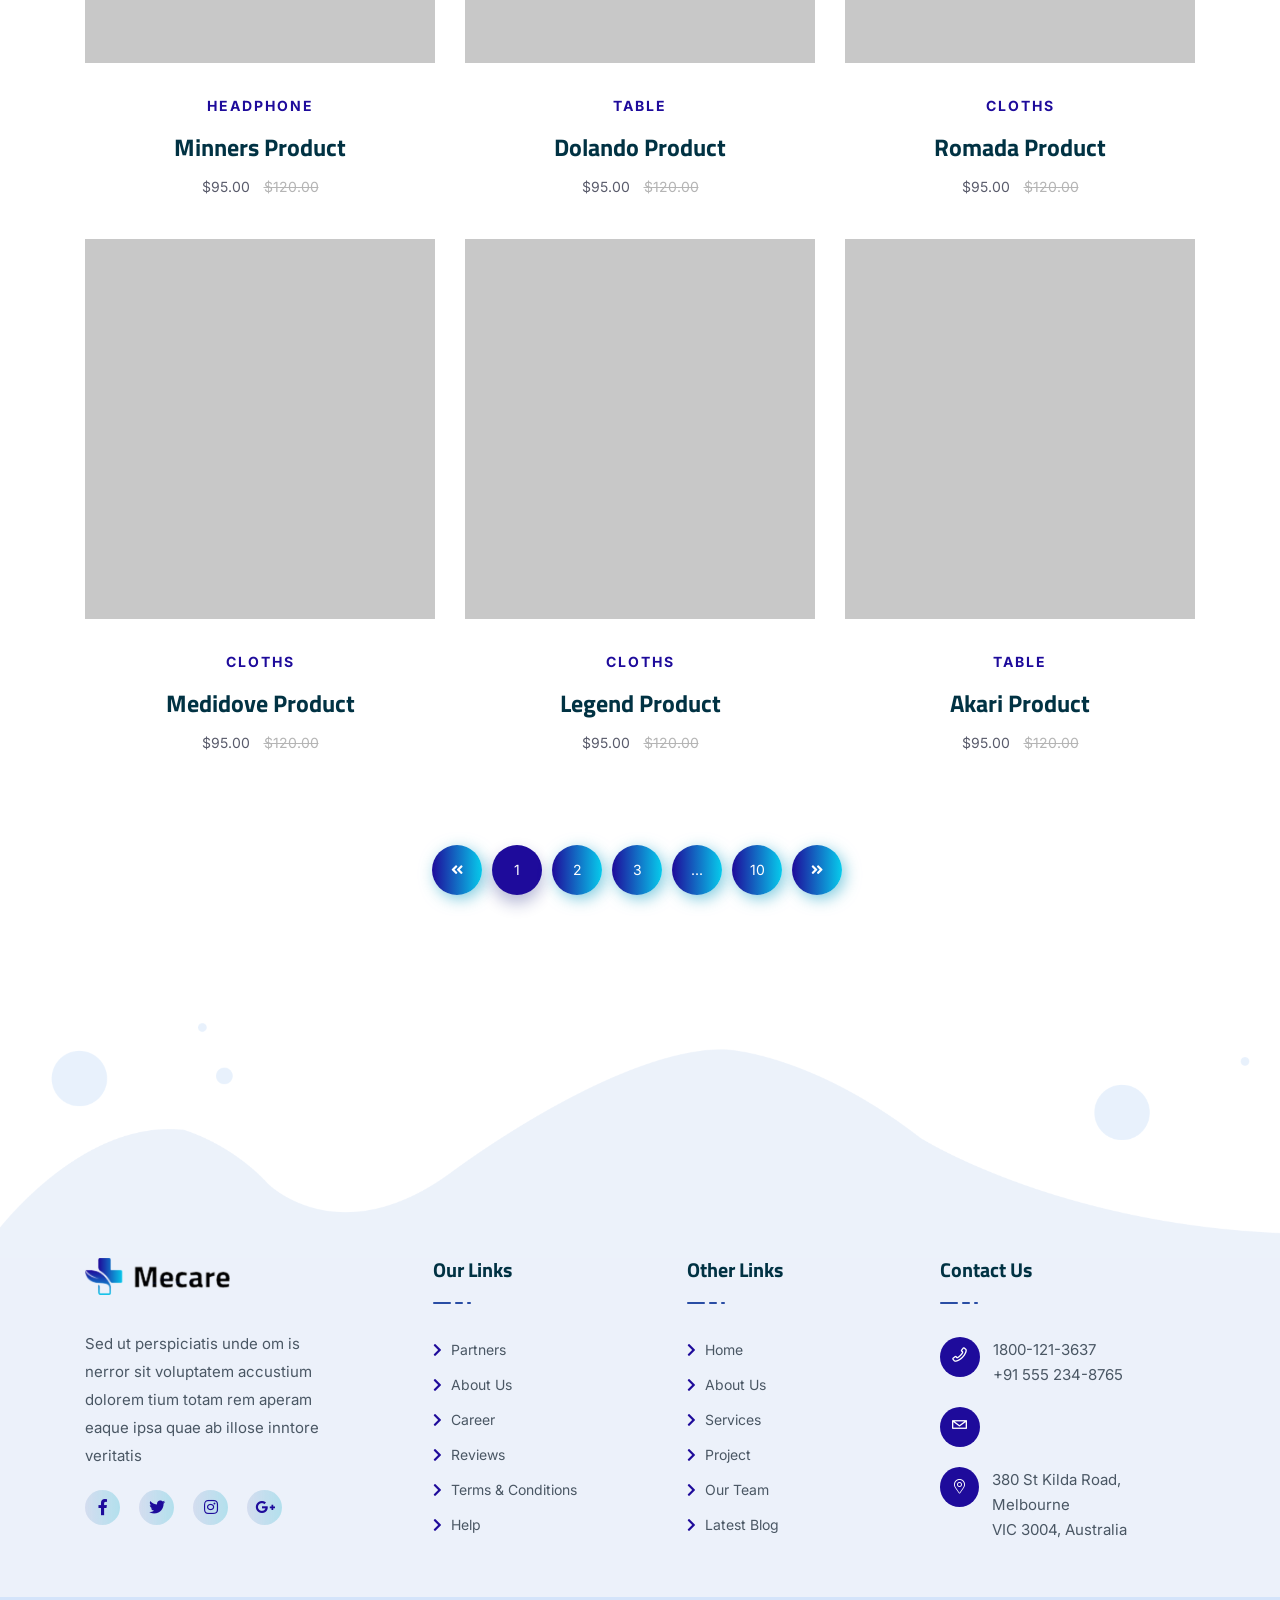
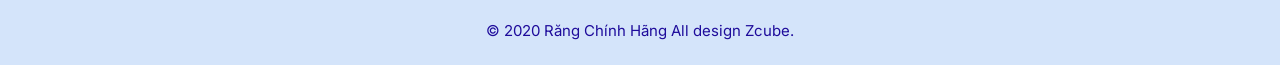
<file: shop.html>
<!doctype html>
<html class="no-js" lang="zxx">
    <head>
        <meta charset="utf-8">
        <meta http-equiv="x-ua-compatible" content="ie=edge">
        <title> Răng Chính Hãng </title>
        <meta name="description" content="">
        <meta name="viewport" content="width=device-width, initial-scale=1">
		<link rel="shortcut icon" type="image/x-icon" href="img/favicon.ico">
        <!-- Place favicon.ico in the root Internist, General Practitonery -->

		<!-- CSS here -->
        <link rel="stylesheet" href="css/bootstrap.min.css">
        <link rel="stylesheet" href="css/animate.min.css">
        <link rel="stylesheet" href="css/magnific-popup.css">
        <link rel="stylesheet" href="fontawesome/css/all.min.css">
        <link rel="stylesheet" href="css/dripicons.css">
        <link rel="stylesheet" href="css/slick.css">
        <link rel="stylesheet" href="css/default.css">
        <link rel="stylesheet" href="css/meanmenu.css">
        <link rel="stylesheet" href="css/style.css">
        <link rel="stylesheet" href="css/responsive.css">
    </head>
    <body>
        <!-- header -->
        <header class="header-area">  
			<div class="header-top second-header d-none d-md-block">
                <div class="container">
                    <div class="row align-items-center">
                        <div class="col-lg-3 col-md-3 d-none d-lg-block">
                        </div>                       
                        <div class="col-lg-4 col-md-8 d-none  d-md-block">
                            <div class="header-cta">
                                <ul>                                   
                                    <li>
                                        <i class="icon dripicons-mail"></i>
<!--                                        <span>info@example.com</span>-->
                                    </li>
                                     <li>
                                        <i class="icon dripicons-phone"></i>

                                    </li>
                                </ul>
                            </div>
                        </div>
                         <div class="col-lg-5 col-md-3 d-none d-lg-block">
                             <div class="header-social text-right">
                            <span>
                                <a href="#" title="Facebook"><i class="fab fa-facebook"></i></a>
                                <a href="#" title="Twitter"><i class="fab fa-twitter"></i></a>
                                <a href="#" title="LinkedIn"><i class="fab fa-linkedin-in"></i></a>                               
                               </span>                    
                               <!--  /social media icon redux -->                               
                        </div>
                        </div>
                         
                    </div>
                </div>
            </div>		
            <div id="header-sticky" class="menu-area">
                <div class="container">
                    <div class="second-menu">
                        <div class="row align-items-center">
                            <div class="col-xl-2 col-lg-2">
                                <div class="logo">
                                    <a href="index.html"><img src="img/logo/logo.png" alt="logo"></a>
                                </div>
                            </div>
                            <div class="col-xl-8 col-lg-8">                               
                                <div class="main-menu text-right pr-15">
                                    <nav id="mobile-menu">
                                        <ul>
                                            <li class="has-sub">
												<a href="index.html">Home</a>
												<ul>													
													<li><a href="index.html">Home Page 01</a></li>
													<li><a href="index-2.html">Home Page 02</a></li>													
													<li><a href="index-3.html">Home Page 03</a></li>													
												</ul>
											</li>
                                            <li><a href="about.html">About Us</a></li>
                                            <li class="has-sub">
                                                <a href="services.html">Services</a>
                                                <ul>													
													<li><a href="services.html">Services</a></li>
													<li><a href="services-detail.html">Services Details</a></li>
												</ul>
                                            </li>                                                                                     
											<li class="has-sub"><a href="#">Other Page</a>
												<ul>													
													<li><a href="pricing.html">Pricing</a></li>
													<li><a href="team.html">Team</a></li>
                                                    <li><a href="shop.html">Shop</a></li>
													<li><a href="shop-details.html">Shop Details</a></li>
												</ul>
											</li>
                                            <li class="has-sub"> 
                                                <a href="departments.html">Departments</a>
                                                <ul>													
													<li><a href="departments.html">Departments</a></li>
													<li><a href="departments-detail.html">Departments Details</a></li>
												</ul>
                                            </li>
                                           
											<li class="has-sub"> 
                                                <a href="blog.html">Blog</a>
                                                <ul>													
													<li><a href="blog.html">Blog</a></li>
													<li><a href="blog-details.html">Blog Details</a></li>
												</ul>
                                            </li>               
                                        </ul>
                                    </nav>
                                </div>
                            </div>    
                             <div class="col-xl-2 col-lg-2 d-none d-lg-block">
                                 <a href="contact.html" class="top-btn">Get A Quote <i class="fas fa-chevron-right"></i></a>
                                 
                            </div>
                             <div class="col-12">
                            <div class="mobile-menu"></div>
                        </div>
                        </div>
                    </div>
                </div>
            </div>
        </header>
        <!-- header-end -->
        <!-- main-area -->
        <main>
            <!-- breadcrumb-area -->
            <section class="breadcrumb-area d-flex align-items-center" style="background-image:url(img/testimonial/test-bg.jpg)">
                <div class="container">
                    <div class="row">
                        <div class="col-xl-6 offset-xl-3 col-lg-8 offset-lg-2">
                            <div class="breadcrumb-wrap text-center">							
                                <div class="breadcrumb-title mb-30">
                                    <h2>Shop</h2>                                   
                                </div>
                                <nav aria-label="breadcrumb">
                                    <ol class="breadcrumb">
                                        <li class="breadcrumb-item"><a href="index.html">Home</a></li>
                                        <li class="breadcrumb-item active" aria-current="page">News</li>
                                    </ol>
                                </nav>
                            </div>
                        </div>
                    </div>
                </div>
            </section>
            
			<!-- shop-area -->
            <section class="shop-area pt-120 pb-120 p-relative wow fadeInUp animated" data-animation="fadeInUp animated" data-delay=".2s">
                <div class="container">
					<div class="row">
						<div class="col-lg-6 col-sm-6">
						<h6 class="mt-20 mb-30">Showing 1–9 of 10 results</h6>
						</div>
						<div class="col-lg-6 col-sm-6 text-right">
							<select name="orderby" class="orderby" aria-label="Shop order">
								<option value="menu_order" selected="selected">Default sorting</option>
								<option value="popularity">Sort by popularity</option>
								<option value="rating">Sort by average rating</option>
								<option value="date">Sort by latest</option>
								<option value="price">Sort by price: low to high</option>
								<option value="price-desc">Sort by price: high to low</option>
							</select>
						</div>
					</div>
                    <div class="row align-items-center">
                                    <div class="col-lg-4 col-md-6">
                                        <div class="product mb-40">
                                            <div class="product__img">
                                                <a href="shop-details.html"><img src="img/shop/img4.jpg" alt=""></a>
                                                <div class="product-action text-center">
                                                   
                                                    <a href="shop-details.html">Add Cart</a>
                                                    
                                                </div>
                                            </div>
                                            <div class="product__content text-center pt-30">
                                                <span class="pro-cat"><a href="#">Chair</a></span>
                                                <h4 class="pro-title"><a href="shop-details.html">Bakari Product</a></h4>
                                                <div class="price">
                                                    <span>$95.00</span>
                                                    <span class="old-price">$120.00</span>
                                                </div>
                                            </div>
                                        </div>
                                    </div>
                                    <div class="col-lg-4 col-md-6">
                                        <div class="product mb-40">
                                            <div class="product__img">
                                                <a href="shop-details.html"><img src="img/shop/img5.jpg" alt=""></a>
                                                <div class="product-action text-center">
                                                   
                                                    <a href="shop-details.html">Add Cart</a>
                                                    
                                                </div>
                                            </div>
                                            <div class="product__content text-center pt-30">
                                                <span class="pro-cat"><a href="#">Cloths</a></span>
                                                <h4 class="pro-title"><a href="shop-details.html">Romada Product</a></h4>
                                                <div class="price">
                                                    <span>$95.00</span>
                                                    <span class="old-price">$120.00</span>
                                                </div>
                                            </div>
                                        </div>
                                    </div>
                                    <div class="col-lg-4 col-md-6">
                                        <div class="product mb-40">
                                            <div class="product__img">
                                                <a href="shop-details.html"><img src="img/shop/img6.jpg" alt=""></a>
                                                <div class="product-action text-center">
                                                   
                                                    <a href="shop-details.html">Add Cart</a>
                                                    
                                                </div>
                                            </div>
                                            <div class="product__content text-center pt-30">
                                                <span class="pro-cat"><a href="#">Light</a></span>
                                                <h4 class="pro-title"><a href="shop-details.html">Sikkar Product</a></h4>
                                                <div class="price">
                                                    <span>$95.00</span>
                                                    <span class="old-price">$120.00</span>
                                                </div>
                                            </div>
                                        </div>
                                    </div>
                                    <div class="col-lg-4 col-md-6">
                                        <div class="product mb-40">
                                            <div class="product__img">
                                                <a href="shop-details.html"><img src="img/shop/img7.jpg" alt=""></a>
                                                <div class="product-action text-center">
                                                   
                                                    <a href="shop-details.html">Add Cart</a>
                                                    
                                                </div>
                                            </div>
                                            <div class="product__content text-center pt-30">
                                                <span class="pro-cat"><a href="#">Headphone</a></span>
                                                <h4 class="pro-title"><a href="shop-details.html">Minners Product</a></h4>
                                                <div class="price">
                                                    <span>$95.00</span>
                                                    <span class="old-price">$120.00</span>
                                                </div>
                                            </div>
                                        </div>
                                    </div>
                                    <div class="col-lg-4 col-md-6">
                                        <div class="product mb-40">
                                            <div class="product__img">
                                                <a href="shop-details.html"><img src="img/shop/img8.jpg" alt=""></a>
                                                <div class="product-action text-center">
                                                   
                                                    <a href="shop-details.html">Add Cart</a>
                                                    
                                                </div>
                                            </div>
                                            <div class="product__content text-center pt-30">
                                                <span class="pro-cat"><a href="#">table</a></span>
                                                <h4 class="pro-title"><a href="shop-details.html">Dolando Product</a></h4>
                                                <div class="price">
                                                    <span>$95.00</span>
                                                    <span class="old-price">$120.00</span>
                                                </div>
                                            </div>
                                        </div>
                                    </div>
                                    <div class="col-lg-4 col-md-6">
                                        <div class="product mb-40">
                                            <div class="product__img">
                                                <a href="shop-details.html"><img src="img/shop/img9.jpg" alt=""></a>
                                                <div class="product-action text-center">
                                                   
                                                    <a href="shop-details.html">Add Cart</a>
                                                    
                                                </div>
                                            </div>
                                            <div class="product__content text-center pt-30">
                                                <span class="pro-cat"><a href="#">Cloths</a></span>
                                                <h4 class="pro-title"><a href="shop-details.html">Romada Product</a></h4>
                                                <div class="price">
                                                    <span>$95.00</span>
                                                    <span class="old-price">$120.00</span>
                                                </div>
                                            </div>
                                        </div>
                                    </div>
									<div class="col-lg-4 col-md-6">
                                        <div class="product mb-40">
                                            <div class="product__img">
                                                <a href="shop-details.html"><img src="img/shop/img1.jpg" alt=""></a>
                                                <div class="product-action text-center">
                                                   
                                                    <a href="shop-details.html">Add Cart</a>
                                                    
                                                </div>
                                            </div>
                                            <div class="product__content text-center pt-30">
                                                <span class="pro-cat"><a href="#">Cloths</a></span>
                                                <h4 class="pro-title"><a href="shop-details.html">Medidove Product</a></h4>
                                                <div class="price">
                                                    <span>$95.00</span>
                                                    <span class="old-price">$120.00</span>
                                                </div>
                                            </div>
                                        </div>
                                    </div>
                                    <div class="col-lg-4 col-md-6">
                                        <div class="product mb-40">
                                            <div class="product__img">
                                                <a href="shop-details.html"><img src="img/shop/img2.jpg" alt=""></a>
                                                <div class="product-action text-center">
                                                   
                                                    <a href="shop-details.html">Add Cart</a>
                                                    
                                                </div>
                                            </div>
                                            <div class="product__content text-center pt-30">
                                                <span class="pro-cat"><a href="#">Cloths</a></span>
                                                <h4 class="pro-title"><a href="shop-details.html">Legend Product</a></h4>
                                                <div class="price">
                                                    <span>$95.00</span>
                                                    <span class="old-price">$120.00</span>
                                                </div>
                                            </div>
                                        </div>
                                    </div>
                                    <div class="col-lg-4 col-md-6">
                                        <div class="product mb-40">
                                            <div class="product__img">
                                                <a href="shop-details.html"><img src="img/shop/img3.jpg" alt=""></a>
                                                <div class="product-action text-center">
                                                   
                                                    <a href="shop-details.html">Add Cart</a>
                                                    
                                                </div>
                                            </div>
                                            <div class="product__content text-center pt-30">
                                                <span class="pro-cat"><a href="#">Table</a></span>
                                                <h4 class="pro-title"><a href="shop-details.html">Akari Product</a></h4>
                                                <div class="price">
                                                    <span>$95.00</span>
                                                    <span class="old-price">$120.00</span>
                                                </div>
                                            </div>
                                        </div>
                                    </div>
                                
                    </div>
					<div class="row">
                    <div class="col-12">
                        <div class="pagination-wrap mt-50 text-center">
                                <nav>
                                    <ul class="pagination">
                                        <li class="page-item"><a href="#"><i class="fas fa-angle-double-left"></i></a></li>
                                        <li class="page-item active"><a href="#">1</a></li>
                                        <li class="page-item"><a href="#">2</a></li>
                                        <li class="page-item"><a href="#">3</a></li>
                                        <li class="page-item"><a href="#">...</a></li>
                                        <li class="page-item"><a href="#">10</a></li>
                                        <li class="page-item"><a href="#"><i class="fas fa-angle-double-right"></i></a></li>
                                    </ul>
                                </nav>
                            </div>
                    </div>
                <div></div></div>
                </div>
            </section>
            <!-- shop-area-end -->
        </main>
        <!-- main-area-end -->
       <!-- footer -->
        <footer class="footer-bg footer-p" >
            <div class="overly"><img src="img/an-bg/footer-bg.png" alt="rest"></div>
            <div class="footer-top pb-30" style="background-color: #ECF1FA;">
                <div class="container">
                    <div class="row justify-content-between">
                        
                        <div class="col-xl-3 col-lg-3 col-sm-6">
                            <div class="footer-widget mb-30">
                                <div class="flog mb-35">
                                    <a href="#"><img src="img/logo/logo.png" alt="logo"></a>
                                </div>
                                <div class="footer-text mb-20">
                                    <p>Sed ut perspiciatis unde om is nerror sit voluptatem accustium dolorem tium totam rem aperam eaque ipsa quae ab illose
                                    inntore veritatis</p>
                                </div>
                                <div class="footer-social">
                                    <a href="#"><i class="fab fa-facebook-f"></i></a>
                                    <a href="#"><i class="fab fa-twitter"></i></a>
                                    <a href="#"><i class="fab fa-instagram"></i></a>
                                    <a href="#"><i class="fab fa-google-plus-g"></i></a>
                                </div>
                            </div>
                        </div>
                        
                        
						<div class="col-xl-2 col-lg-2 col-sm-6">
                            <div class="footer-widget mb-30">
                                <div class="f-widget-title">
                                    <h5>Our Links</h5>
                                </div>
                                <div class="footer-link">
                                    <ul>                                        
                                        <li><a href="#"><i class="fas fa-chevron-right"></i> Partners</a></li>
										<li><a href="#"><i class="fas fa-chevron-right"></i> About Us</a></li>
                                        <li><a href="#"><i class="fas fa-chevron-right"></i> Career</a></li>
                                        <li><a href="#"><i class="fas fa-chevron-right"></i> Reviews</a></li>
                                        <li><a href="#"><i class="fas fa-chevron-right"></i> Terms & Conditions</a></li>
                                        <li><a href="#"><i class="fas fa-chevron-right"></i> Help</a></li>
                                    </ul>
                                </div>
                            </div>
                        </div>
                        <div class="col-xl-2 col-lg-2 col-sm-6">
                            <div class="footer-widget mb-30">
                                <div class="f-widget-title">
                                    <h5>Other Links</h5>
                                </div>
                                <div class="footer-link">
                                    <ul>
                                        <li><a href="#"><i class="fas fa-chevron-right"></i> Home</a></li>
                                        <li><a href="#"><i class="fas fa-chevron-right"></i> About Us</a></li>
                                        <li><a href="#"><i class="fas fa-chevron-right"></i> Services</a></li>
                                        <li><a href="#"><i class="fas fa-chevron-right"></i> Project</a></li>
                                        <li><a href="#"><i class="fas fa-chevron-right"></i> Our Team</a></li>
                                        <li><a href="#"><i class="fas fa-chevron-right"></i> Latest Blog</a></li>
                                    </ul>
                                </div>
                            </div>
                        </div>  
                        <div class="col-xl-3 col-lg-3 col-sm-6">
                            <div class="footer-widget mb-30">
                                <div class="f-widget-title">
                                    <h5>Contact Us</h5>
                                </div>
                                <div class="footer-link">
                                    <div class="f-contact">
                                    <ul>
                                    <li>
                                        <i class="icon dripicons-phone"></i>
                                        <span>1800-121-3637<br>+91 555 234-8765</span>
                                    </li>
                                    <li>
                                        <i class="icon dripicons-mail"></i>
<!--                                         <span><a href="mailto:info@example.com">info@example.com</a><br><a href="mailto:sale@example.com">sale@example.com</a></span>-->
                                    </li>
                                    <li>
                                      <i class="fal fa-map-marker-alt"></i>
                                         <span>380 St Kilda Road, Melbourne<br>VIC 3004, Australia</span>
                                    </li>
                                </ul>
                                    
                                    </div>
                                   
                                    
                                </div>
                            </div>
                        </div>
                        
                    </div>
                </div>
            </div>
            <div class="copyright-wrap">
                <div class="container">
                    <div class="row">
                        <div class="col-12">
                            <div class="copyright-text text-center">
                                <p>&copy; 2020 Răng Chính Hãng  All design Zcube.</p>
                            </div>
                        </div>
                    </div>
                </div>
            </div>
        </footer>
        <!-- footer-end -->


		<!-- JS here -->
        	<!-- JS here -->
        <script src="js/vendor/modernizr-3.5.0.min.js"></script>
        <script src="js/vendor/jquery-1.12.4.min.js"></script>
        <script src="js/popper.min.js"></script>
        <script src="js/bootstrap.min.js"></script>
        <script src="js/one-page-nav-min.js"></script>
        <script src="js/jquery.meanmenu.min.js"></script>
        <script src="js/slick.min.js"></script>
        <script src="js/ajax-form.js"></script>
        <script src="js/paroller.js"></script>
        <script src="js/wow.min.js"></script>
        <script src="js/js_isotope.pkgd.min.js"></script>
        <script src="js/imagesloaded.min.js"></script>
        <script src="js/parallax.min.js"></script>
        <script src="js/jquery.waypoints.min.js"></script>
        <script src="js/jquery.counterup.min.js"></script>
        <script src="js/jquery.scrollUp.min.js"></script>
        <script src="js/parallax-scroll.js"></script>
        <script src="js/jquery.magnific-popup.min.js"></script>
        <script src="js/element-in-view.js"></script>
        <script src="js/main.js"></script>
    </body>
</html>
</file>
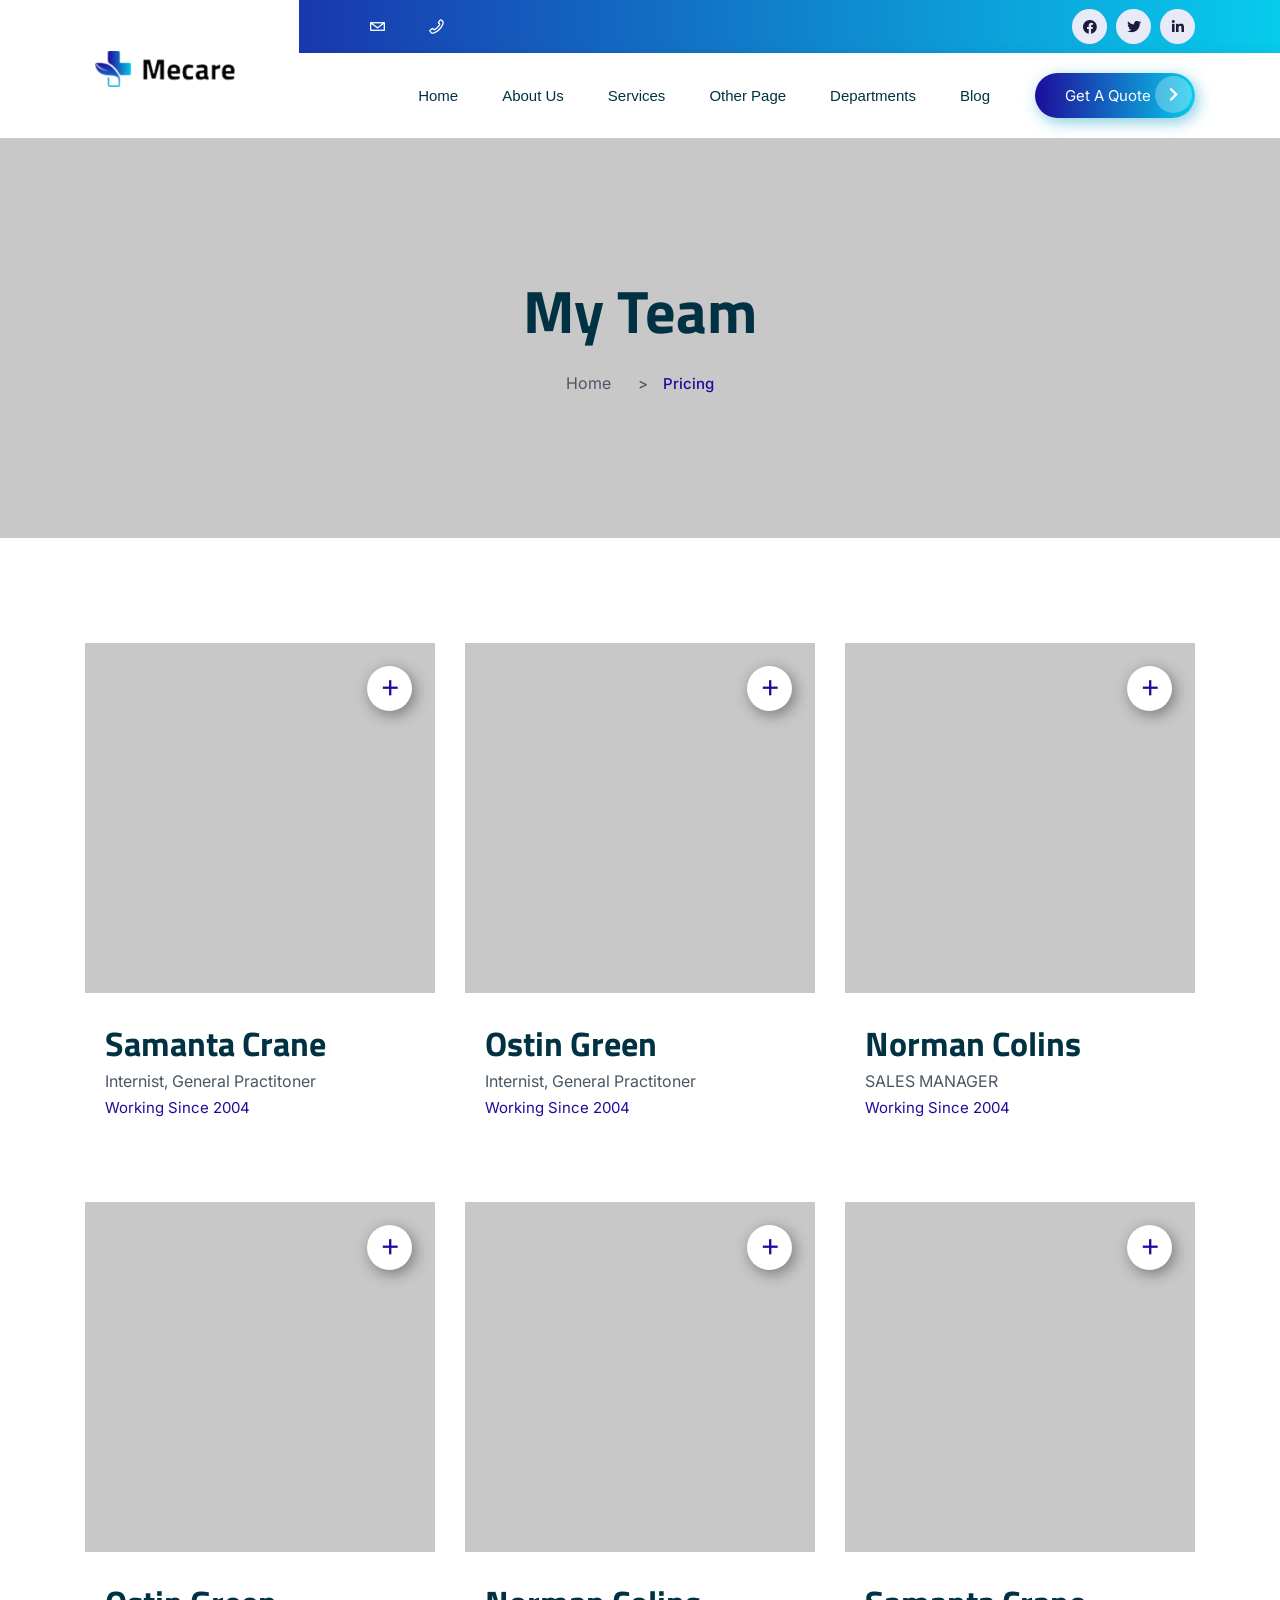
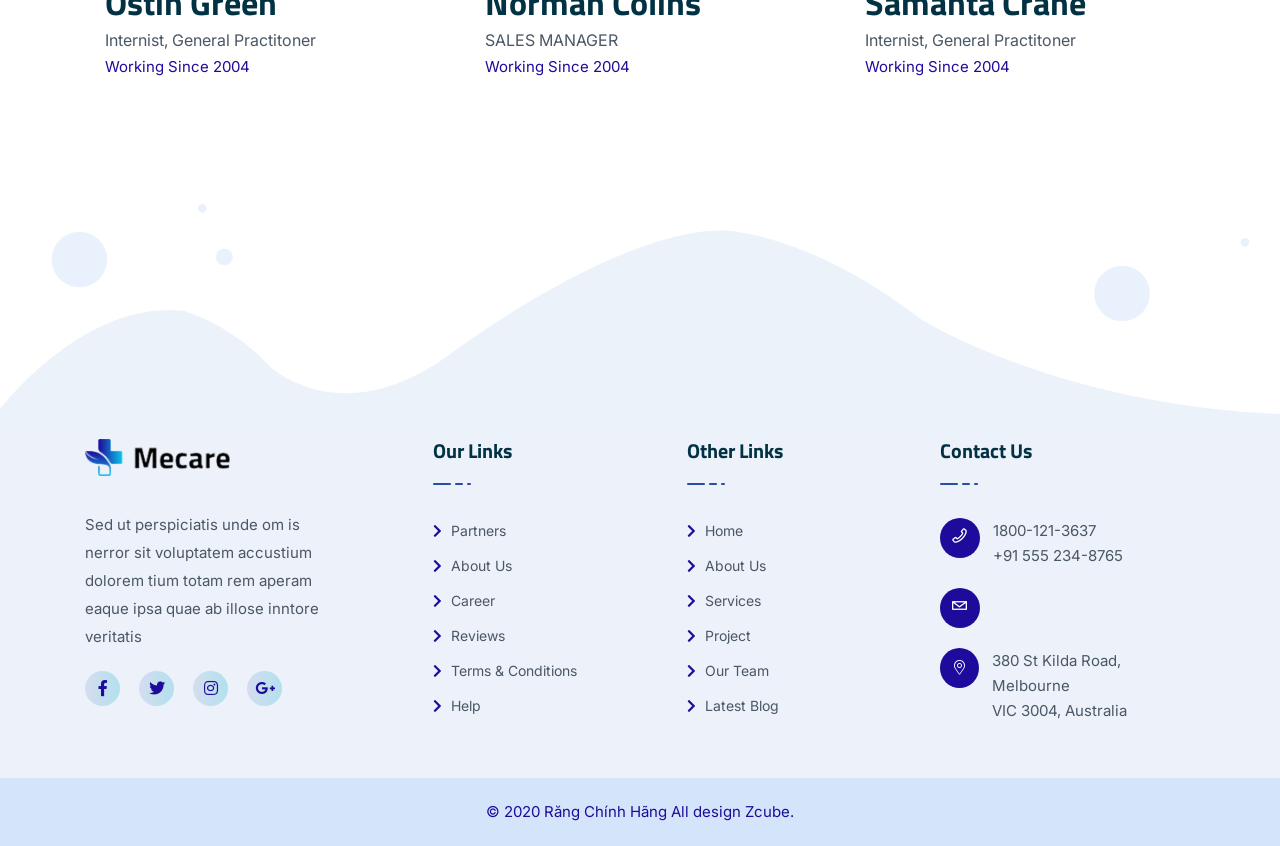
<file: team.html>
<!doctype html>
<html class="no-js" lang="zxx">
    <head>
        <meta charset="utf-8">
        <meta http-equiv="x-ua-compatible" content="ie=edge">
        <title> Răng Chính Hãng </title>
        <meta name="description" content="">
        <meta name="viewport" content="width=device-width, initial-scale=1">
		<link rel="shortcut icon" type="image/x-icon" href="img/favicon.ico">
        <!-- Place favicon.ico in the root Internist, General Practitonery -->

		<!-- CSS here -->
        <link rel="stylesheet" href="css/bootstrap.min.css">
        <link rel="stylesheet" href="css/animate.min.css">
        <link rel="stylesheet" href="css/magnific-popup.css">
        <link rel="stylesheet" href="fontawesome/css/all.min.css">
        <link rel="stylesheet" href="css/dripicons.css">
        <link rel="stylesheet" href="css/slick.css">
        <link rel="stylesheet" href="css/default.css">
        <link rel="stylesheet" href="css/meanmenu.css">
        <link rel="stylesheet" href="css/style.css">
        <link rel="stylesheet" href="css/responsive.css">
    </head>
    <body>
        <!-- header -->
        <header class="header-area">  
			<div class="header-top second-header d-none d-md-block">
                <div class="container">
                    <div class="row align-items-center">
                        <div class="col-lg-3 col-md-3 d-none d-lg-block">
                        </div>                       
                        <div class="col-lg-4 col-md-8 d-none  d-md-block">
                            <div class="header-cta">
                                <ul>                                   
                                    <li>
                                        <i class="icon dripicons-mail"></i>
<!--                                        <span>info@example.com</span>-->
                                    </li>
                                     <li>
                                        <i class="icon dripicons-phone"></i>

                                    </li>
                                </ul>
                            </div>
                        </div>
                         <div class="col-lg-5 col-md-3 d-none d-lg-block">
                             <div class="header-social text-right">
                            <span>
                                <a href="#" title="Facebook"><i class="fab fa-facebook"></i></a>
                                <a href="#" title="Twitter"><i class="fab fa-twitter"></i></a>
                                <a href="#" title="LinkedIn"><i class="fab fa-linkedin-in"></i></a>                               
                               </span>                    
                               <!--  /social media icon redux -->                               
                        </div>
                        </div>
                         
                    </div>
                </div>
            </div>		
            <div id="header-sticky" class="menu-area">
                <div class="container">
                    <div class="second-menu">
                        <div class="row align-items-center">
                            <div class="col-xl-2 col-lg-2">
                                <div class="logo">
                                    <a href="index.html"><img src="img/logo/logo.png" alt="logo"></a>
                                </div>
                            </div>
                            <div class="col-xl-8 col-lg-8">                               
                                <div class="main-menu text-right pr-15">
                                    <nav id="mobile-menu">
                                        <ul>
                                            <li class="has-sub">
												<a href="index.html">Home</a>
												<ul>													
													<li><a href="index.html">Home Page 01</a></li>
													<li><a href="index-2.html">Home Page 02</a></li>													
													<li><a href="index-3.html">Home Page 03</a></li>													
												</ul>
											</li>
                                            <li><a href="about.html">About Us</a></li>
                                            <li class="has-sub">
                                                <a href="services.html">Services</a>
                                                <ul>													
													<li><a href="services.html">Services</a></li>
													<li><a href="services-detail.html">Services Details</a></li>
												</ul>
                                            </li>                                                                                     
											<li class="has-sub"><a href="#">Other Page</a>
												<ul>													
													<li><a href="pricing.html">Pricing</a></li>
													<li><a href="team.html">Team</a></li>
                                                    <li><a href="shop.html">Shop</a></li>
													<li><a href="shop-details.html">Shop Details</a></li>
												</ul>
											</li>
                                            <li class="has-sub"> 
                                                <a href="departments.html">Departments</a>
                                                <ul>													
													<li><a href="departments.html">Departments</a></li>
													<li><a href="departments-detail.html">Departments Details</a></li>
												</ul>
                                            </li>
                                           
											<li class="has-sub"> 
                                                <a href="blog.html">Blog</a>
                                                <ul>													
													<li><a href="blog.html">Blog</a></li>
													<li><a href="blog-details.html">Blog Details</a></li>
												</ul>
                                            </li>               
                                        </ul>
                                    </nav>
                                </div>
                            </div>    
                             <div class="col-xl-2 col-lg-2 d-none d-lg-block">
                                 <a href="contact.html" class="top-btn">Get A Quote <i class="fas fa-chevron-right"></i></a>
                                 
                            </div>
                             <div class="col-12">
                            <div class="mobile-menu"></div>
                        </div>
                        </div>
                    </div>
                </div>
            </div>
        </header>
        <!-- header-end -->
        <!-- main-area -->
        <main>
            <!-- breadcrumb-area -->
            <section class="breadcrumb-area d-flex align-items-center" style="background-image:url(img/testimonial/test-bg.jpg)">
                <div class="container">
                    <div class="row">
                        <div class="col-xl-6 offset-xl-3 col-lg-8 offset-lg-2">
                            <div class="breadcrumb-wrap text-center">
                                <div class="breadcrumb-title mb-30">
                                    <h2>My Team</h2>                                    
                                </div>
                                <nav aria-label="breadcrumb">
                                    <ol class="breadcrumb">
                                        <li class="breadcrumb-item"><a href="index.html">Home</a></li>
                                        <li class="breadcrumb-item active" aria-current="page">Pricing</li>
                                    </ol>
                                </nav>
                            </div>
                        </div>
                    </div>
                </div>
            </section>
            <!-- breadcrumb-area-end -->
			<!-- team-area -->
            <section id="team" class="team-area pt-100 pb-40">             
                <div class="container">                 
                    <div class="row">
                       <div class="col-xl-4">
                            <div class="single-team mb-30" >
                                <div class="team-thumb">
                                    <div class="brd">
                                         <img src="img/team/team01.png" alt="img">
                                    </div>
                                    
                                    <div class="dropdown">
                                      <a class="xbtn"  data-toggle="dropdown" aria-haspopup="true" aria-expanded="false">
                                        +
                                      </a>
                                      <div class="dropdown-menu" aria-labelledby="dropdownMenu2">
                                        <div class="team-social mt-15">
                                        <ul>
                                            <li><a href="#"><i class="fab fa-facebook-f"></i></a></li> 
                                            <li> <a href="#"><i class="fab fa-twitter"></i></a></li>   
                                            <li><a href="#"><i class="fab fa-instagram"></i></a></li>   
                                        </ul>       
                                    </div>
                                      </div>
                                    </div>
                                    
                                    
                                </div>
                                <div class="team-info">
                                    <h4>Samanta Crane</h4>
                                    <span>Internist, General Practitoner</span>
                                    <p>Working Since 2004</p>
                                </div>
                            </div>
                        </div>
                        <div class="col-xl-4">
                            <div class="single-team mb-30" >
                                <div class="team-thumb">
                                    <div class="brd">
                                        <img src="img/team/team02.png" alt="img">
                                    </div>
                                     <div class="dropdown">
                                      <a class="xbtn"  data-toggle="dropdown" aria-haspopup="true" aria-expanded="false">
                                        +
                                      </a>
                                      <div class="dropdown-menu" aria-labelledby="dropdownMenu2">
                                        <div class="team-social mt-15">
                                        <ul>
                                            <li><a href="#"><i class="fab fa-facebook-f"></i></a></li> 
                                            <li> <a href="#"><i class="fab fa-twitter"></i></a></li>   
                                            <li><a href="#"><i class="fab fa-instagram"></i></a></li>   
                                        </ul>       
                                    </div>
                                      </div>
                                    </div>
                                </div>
                                <div class="team-info">
                                    <h4>Ostin Green</h4>
                                    <span>Internist, General Practitoner</span>
                                    <p>Working Since 2004</p>
                                </div>
                            </div>
                        </div>
                       <div class="col-xl-4">
                            <div class="single-team mb-30" >
                                <div class="team-thumb">
                                    <div class="brd">
                                        <img src="img/team/team03.png" alt="img">
                                    </div>
                                    <div class="dropdown">
                                      <a class="xbtn"  data-toggle="dropdown" aria-haspopup="true" aria-expanded="false">
                                        +
                                      </a>
                                      <div class="dropdown-menu" aria-labelledby="dropdownMenu2">
                                        <div class="team-social mt-15">
                                        <ul>
                                            <li><a href="#"><i class="fab fa-facebook-f"></i></a></li> 
                                            <li> <a href="#"><i class="fab fa-twitter"></i></a></li>   
                                            <li><a href="#"><i class="fab fa-instagram"></i></a></li>   
                                        </ul>       
                                    </div>
                                      </div>
                                    </div>
                                </div>
                                <div class="team-info">
                                    <h4>Norman Colins</h4>
                                    <span>SALES MANAGER</span>
                                    <p>Working Since 2004</p>
                                </div>
                            </div>
                        </div>
                         
                        <div class="col-xl-4">
                            <div class="single-team mb-30" >
                                <div class="team-thumb">
                                    <div class="brd">
                                        <img src="img/team/team02.png" alt="img">
                                    </div>
                                     <div class="dropdown">
                                      <a class="xbtn"  data-toggle="dropdown" aria-haspopup="true" aria-expanded="false">
                                        +
                                      </a>
                                      <div class="dropdown-menu" aria-labelledby="dropdownMenu2">
                                        <div class="team-social mt-15">
                                        <ul>
                                            <li><a href="#"><i class="fab fa-facebook-f"></i></a></li> 
                                            <li> <a href="#"><i class="fab fa-twitter"></i></a></li>   
                                            <li><a href="#"><i class="fab fa-instagram"></i></a></li>   
                                        </ul>       
                                    </div>
                                      </div>
                                    </div>
                                </div>
                                <div class="team-info">
                                    <h4>Ostin Green</h4>
                                    <span>Internist, General Practitoner</span>
                                    <p>Working Since 2004</p>
                                </div>
                            </div>
                        </div>
                       <div class="col-xl-4">
                            <div class="single-team mb-30" >
                                <div class="team-thumb">
                                    <div class="brd">
                                        <img src="img/team/team03.png" alt="img">
                                    </div>
                                    <div class="dropdown">
                                      <a class="xbtn"  data-toggle="dropdown" aria-haspopup="true" aria-expanded="false">
                                        +
                                      </a>
                                      <div class="dropdown-menu" aria-labelledby="dropdownMenu2">
                                        <div class="team-social mt-15">
                                        <ul>
                                            <li><a href="#"><i class="fab fa-facebook-f"></i></a></li> 
                                            <li> <a href="#"><i class="fab fa-twitter"></i></a></li>   
                                            <li><a href="#"><i class="fab fa-instagram"></i></a></li>   
                                        </ul>       
                                    </div>
                                      </div>
                                    </div>
                                </div>
                                <div class="team-info">
                                    <h4>Norman Colins</h4>
                                    <span>SALES MANAGER</span>
                                    <p>Working Since 2004</p>
                                </div>
                            </div>
                        </div>
                        <div class="col-xl-4">
                            <div class="single-team mb-30" >
                                <div class="team-thumb">
                                    <div class="brd">
                                         <img src="img/team/team01.png" alt="img">
                                    </div>
                                    
                                    <div class="dropdown">
                                      <a class="xbtn"  data-toggle="dropdown" aria-haspopup="true" aria-expanded="false">
                                        +
                                      </a>
                                      <div class="dropdown-menu" aria-labelledby="dropdownMenu2">
                                        <div class="team-social mt-15">
                                        <ul>
                                            <li><a href="#"><i class="fab fa-facebook-f"></i></a></li> 
                                            <li> <a href="#"><i class="fab fa-twitter"></i></a></li>   
                                            <li><a href="#"><i class="fab fa-instagram"></i></a></li>   
                                        </ul>       
                                    </div>
                                      </div>
                                    </div>
                                    
                                    
                                </div>
                                <div class="team-info">
                                    <h4>Samanta Crane</h4>
                                    <span>Internist, General Practitoner</span>
                                    <p>Working Since 2004</p>
                                </div>
                            </div>
                        </div>
                        
                    </div>
                </div>
            </section>
            <!-- team-area-end -->       
        </main>
        <!-- main-area-end -->
        <!-- footer -->
        <footer class="footer-bg footer-p" >
            <div class="overly"><img src="img/an-bg/footer-bg.png" alt="rest"></div>
            <div class="footer-top pb-30" style="background-color: #ECF1FA;">
                <div class="container">
                    <div class="row justify-content-between">
                        
                        <div class="col-xl-3 col-lg-3 col-sm-6">
                            <div class="footer-widget mb-30">
                                <div class="flog mb-35">
                                    <a href="#"><img src="img/logo/logo.png" alt="logo"></a>
                                </div>
                                <div class="footer-text mb-20">
                                    <p>Sed ut perspiciatis unde om is nerror sit voluptatem accustium dolorem tium totam rem aperam eaque ipsa quae ab illose
                                    inntore veritatis</p>
                                </div>
                                <div class="footer-social">
                                    <a href="#"><i class="fab fa-facebook-f"></i></a>
                                    <a href="#"><i class="fab fa-twitter"></i></a>
                                    <a href="#"><i class="fab fa-instagram"></i></a>
                                    <a href="#"><i class="fab fa-google-plus-g"></i></a>
                                </div>
                            </div>
                        </div>
                        
                        
						<div class="col-xl-2 col-lg-2 col-sm-6">
                            <div class="footer-widget mb-30">
                                <div class="f-widget-title">
                                    <h5>Our Links</h5>
                                </div>
                                <div class="footer-link">
                                    <ul>                                        
                                        <li><a href="#"><i class="fas fa-chevron-right"></i> Partners</a></li>
										<li><a href="#"><i class="fas fa-chevron-right"></i> About Us</a></li>
                                        <li><a href="#"><i class="fas fa-chevron-right"></i> Career</a></li>
                                        <li><a href="#"><i class="fas fa-chevron-right"></i> Reviews</a></li>
                                        <li><a href="#"><i class="fas fa-chevron-right"></i> Terms & Conditions</a></li>
                                        <li><a href="#"><i class="fas fa-chevron-right"></i> Help</a></li>
                                    </ul>
                                </div>
                            </div>
                        </div>
                        <div class="col-xl-2 col-lg-2 col-sm-6">
                            <div class="footer-widget mb-30">
                                <div class="f-widget-title">
                                    <h5>Other Links</h5>
                                </div>
                                <div class="footer-link">
                                    <ul>
                                        <li><a href="#"><i class="fas fa-chevron-right"></i> Home</a></li>
                                        <li><a href="#"><i class="fas fa-chevron-right"></i> About Us</a></li>
                                        <li><a href="#"><i class="fas fa-chevron-right"></i> Services</a></li>
                                        <li><a href="#"><i class="fas fa-chevron-right"></i> Project</a></li>
                                        <li><a href="#"><i class="fas fa-chevron-right"></i> Our Team</a></li>
                                        <li><a href="#"><i class="fas fa-chevron-right"></i> Latest Blog</a></li>
                                    </ul>
                                </div>
                            </div>
                        </div>  
                        <div class="col-xl-3 col-lg-3 col-sm-6">
                            <div class="footer-widget mb-30">
                                <div class="f-widget-title">
                                    <h5>Contact Us</h5>
                                </div>
                                <div class="footer-link">
                                    <div class="f-contact">
                                    <ul>
                                    <li>
                                        <i class="icon dripicons-phone"></i>
                                        <span>1800-121-3637<br>+91 555 234-8765</span>
                                    </li>
                                    <li>
                                        <i class="icon dripicons-mail"></i>
<!--                                         <span><a href="mailto:info@example.com">info@example.com</a><br><a href="mailto:sale@example.com">sale@example.com</a></span>-->
                                    </li>
                                    <li>
                                      <i class="fal fa-map-marker-alt"></i>
                                         <span>380 St Kilda Road, Melbourne<br>VIC 3004, Australia</span>
                                    </li>
                                </ul>
                                    
                                    </div>
                                   
                                    
                                </div>
                            </div>
                        </div>
                        
                    </div>
                </div>
            </div>
            <div class="copyright-wrap">
                <div class="container">
                    <div class="row">
                        <div class="col-12">
                            <div class="copyright-text text-center">
                                <p>&copy; 2020 Răng Chính Hãng  All design Zcube.</p>
                            </div>
                        </div>
                    </div>
                </div>
            </div>
        </footer>
        <!-- footer-end -->


		<!-- JS here -->
        	<!-- JS here -->
        <script src="js/vendor/modernizr-3.5.0.min.js"></script>
        <script src="js/vendor/jquery-1.12.4.min.js"></script>
        <script src="js/popper.min.js"></script>
        <script src="js/bootstrap.min.js"></script>
        <script src="js/one-page-nav-min.js"></script>
        <script src="js/jquery.meanmenu.min.js"></script>
        <script src="js/slick.min.js"></script>
        <script src="js/ajax-form.js"></script>
        <script src="js/paroller.js"></script>
        <script src="js/wow.min.js"></script>
        <script src="js/js_isotope.pkgd.min.js"></script>
        <script src="js/imagesloaded.min.js"></script>
        <script src="js/parallax.min.js"></script>
        <script src="js/jquery.waypoints.min.js"></script>
        <script src="js/jquery.counterup.min.js"></script>
        <script src="js/jquery.scrollUp.min.js"></script>
        <script src="js/parallax-scroll.js"></script>
        <script src="js/jquery.magnific-popup.min.js"></script>
        <script src="js/element-in-view.js"></script>
        <script src="js/main.js"></script>
    </body>
</html>
</file>
<file: css/dripicons.css>
@charset "UTF-8";

@font-face {
  font-family: "dripicons-v2";
  src:url("../fonts/dripicons-v2.eot");
  src:url("../fonts/dripicons-v2.eot?#iefix") format("embedded-opentype"),
    url("../fonts/dripicons-v2.woff") format("woff"),
    url("../fonts/dripicons-v2.ttf") format("truetype"),
    url("../fonts/dripicons-v2.svg#dripicons-v2") format("svg");
  font-weight: normal;
  font-style: normal;

}

[data-icon]:before {
  font-family: "dripicons-v2" !important;
  content: attr(data-icon);
  font-style: normal !important;
  font-weight: normal !important;
  font-variant: normal !important;
  text-transform: none !important;
  speak: none;
  line-height: 1;
  -webkit-font-smoothing: antialiased;
  -moz-osx-font-smoothing: grayscale;
}

[class^="dripicons-"]:before,
[class*=" dripicons-"]:before {
  font-family: "dripicons-v2" !important;
  font-style: normal !important;
  font-weight: normal !important;
  font-variant: normal !important;
  text-transform: none !important;
  speak: none;
  line-height: 1;
  -webkit-font-smoothing: antialiased;
  -moz-osx-font-smoothing: grayscale;
}

.dripicons-alarm:before {
  content: "\61";
}
.dripicons-align-center:before {
  content: "\62";
}
.dripicons-align-justify:before {
  content: "\63";
}
.dripicons-align-left:before {
  content: "\64";
}
.dripicons-align-right:before {
  content: "\65";
}
.dripicons-anchor:before {
  content: "\66";
}
.dripicons-archive:before {
  content: "\67";
}
.dripicons-arrow-down:before {
  content: "\68";
}
.dripicons-arrow-left:before {
  content: "\69";
}
.dripicons-arrow-right:before {
  content: "\6a";
}
.dripicons-arrow-thin-down:before {
  content: "\6b";
}
.dripicons-arrow-thin-left:before {
  content: "\6c";
}
.dripicons-arrow-thin-right:before {
  content: "\6d";
}
.dripicons-arrow-thin-up:before {
  content: "\6e";
}
.dripicons-arrow-up:before {
  content: "\6f";
}
.dripicons-article:before {
  content: "\70";
}
.dripicons-backspace:before {
  content: "\71";
}
.dripicons-basket:before {
  content: "\72";
}
.dripicons-basketball:before {
  content: "\73";
}
.dripicons-battery-empty:before {
  content: "\74";
}
.dripicons-battery-full:before {
  content: "\75";
}
.dripicons-battery-low:before {
  content: "\76";
}
.dripicons-battery-medium:before {
  content: "\77";
}
.dripicons-bell:before {
  content: "\78";
}
.dripicons-blog:before {
  content: "\79";
}
.dripicons-bluetooth:before {
  content: "\7a";
}
.dripicons-bold:before {
  content: "\41";
}
.dripicons-bookmark:before {
  content: "\42";
}
.dripicons-bookmarks:before {
  content: "\43";
}
.dripicons-box:before {
  content: "\44";
}
.dripicons-briefcase:before {
  content: "\45";
}
.dripicons-brightness-low:before {
  content: "\46";
}
.dripicons-brightness-max:before {
  content: "\47";
}
.dripicons-brightness-medium:before {
  content: "\48";
}
.dripicons-broadcast:before {
  content: "\49";
}
.dripicons-browser:before {
  content: "\4a";
}
.dripicons-browser-upload:before {
  content: "\4b";
}
.dripicons-brush:before {
  content: "\4c";
}
.dripicons-calendar:before {
  content: "\4d";
}
.dripicons-camcorder:before {
  content: "\4e";
}
.dripicons-camera:before {
  content: "\4f";
}
.dripicons-card:before {
  content: "\50";
}
.dripicons-cart:before {
  content: "\51";
}
.dripicons-checklist:before {
  content: "\52";
}
.dripicons-checkmark:before {
  content: "\53";
}
.dripicons-chevron-down:before {
  content: "\54";
}
.dripicons-chevron-left:before {
  content: "\55";
}
.dripicons-chevron-right:before {
  content: "\56";
}
.dripicons-chevron-up:before {
  content: "\57";
}
.dripicons-clipboard:before {
  content: "\58";
}
.dripicons-clock:before {
  content: "\59";
}
.dripicons-clockwise:before {
  content: "\5a";
}
.dripicons-cloud:before {
  content: "\30";
}
.dripicons-cloud-download:before {
  content: "\31";
}
.dripicons-cloud-upload:before {
  content: "\32";
}
.dripicons-code:before {
  content: "\33";
}
.dripicons-contract:before {
  content: "\34";
}
.dripicons-contract-2:before {
  content: "\35";
}
.dripicons-conversation:before {
  content: "\36";
}
.dripicons-copy:before {
  content: "\37";
}
.dripicons-crop:before {
  content: "\38";
}
.dripicons-cross:before {
  content: "\39";
}
.dripicons-crosshair:before {
  content: "\21";
}
.dripicons-cutlery:before {
  content: "\22";
}
.dripicons-device-desktop:before {
  content: "\23";
}
.dripicons-device-mobile:before {
  content: "\24";
}
.dripicons-device-tablet:before {
  content: "\25";
}
.dripicons-direction:before {
  content: "\26";
}
.dripicons-disc:before {
  content: "\27";
}
.dripicons-document:before {
  content: "\28";
}
.dripicons-document-delete:before {
  content: "\29";
}
.dripicons-document-edit:before {
  content: "\2a";
}
.dripicons-document-new:before {
  content: "\2b";
}
.dripicons-document-remove:before {
  content: "\2c";
}
.dripicons-dot:before {
  content: "\2d";
}
.dripicons-dots-2:before {
  content: "\2e";
}
.dripicons-dots-3:before {
  content: "\2f";
}
.dripicons-download:before {
  content: "\3a";
}
.dripicons-duplicate:before {
  content: "\3b";
}
.dripicons-enter:before {
  content: "\3c";
}
.dripicons-exit:before {
  content: "\3d";
}
.dripicons-expand:before {
  content: "\3e";
}
.dripicons-expand-2:before {
  content: "\3f";
}
.dripicons-experiment:before {
  content: "\40";
}
.dripicons-export:before {
  content: "\5b";
}
.dripicons-feed:before {
  content: "\5d";
}
.dripicons-flag:before {
  content: "\5e";
}
.dripicons-flashlight:before {
  content: "\5f";
}
.dripicons-folder:before {
  content: "\60";
}
.dripicons-folder-open:before {
  content: "\7b";
}
.dripicons-forward:before {
  content: "\7c";
}
.dripicons-gaming:before {
  content: "\7d";
}
.dripicons-gear:before {
  content: "\7e";
}
.dripicons-graduation:before {
  content: "\5c";
}
.dripicons-graph-bar:before {
  content: "\e000";
}
.dripicons-graph-line:before {
  content: "\e001";
}
.dripicons-graph-pie:before {
  content: "\e002";
}
.dripicons-headset:before {
  content: "\e003";
}
.dripicons-heart:before {
  content: "\e004";
}
.dripicons-help:before {
  content: "\e005";
}
.dripicons-home:before {
  content: "\e006";
}
.dripicons-hourglass:before {
  content: "\e007";
}
.dripicons-inbox:before {
  content: "\e008";
}
.dripicons-information:before {
  content: "\e009";
}
.dripicons-italic:before {
  content: "\e00a";
}
.dripicons-jewel:before {
  content: "\e00b";
}
.dripicons-lifting:before {
  content: "\e00c";
}
.dripicons-lightbulb:before {
  content: "\e00d";
}
.dripicons-link:before {
  content: "\e00e";
}
.dripicons-link-broken:before {
  content: "\e00f";
}
.dripicons-list:before {
  content: "\e010";
}
.dripicons-loading:before {
  content: "\e011";
}
.dripicons-location:before {
  content: "\e012";
}
.dripicons-lock:before {
  content: "\e013";
}
.dripicons-lock-open:before {
  content: "\e014";
}
.dripicons-mail:before {
  content: "\e015";
}
.dripicons-map:before {
  content: "\e016";
}
.dripicons-media-loop:before {
  content: "\e017";
}
.dripicons-media-next:before {
  content: "\e018";
}
.dripicons-media-pause:before {
  content: "\e019";
}
.dripicons-media-play:before {
  content: "\e01a";
}
.dripicons-media-previous:before {
  content: "\e01b";
}
.dripicons-media-record:before {
  content: "\e01c";
}
.dripicons-media-shuffle:before {
  content: "\e01d";
}
.dripicons-media-stop:before {
  content: "\e01e";
}
.dripicons-medical:before {
  content: "\e01f";
}
.dripicons-menu:before {
  content: "\e020";
}
.dripicons-message:before {
  content: "\e021";
}
.dripicons-meter:before {
  content: "\e022";
}
.dripicons-microphone:before {
  content: "\e023";
}
.dripicons-minus:before {
  content: "\e024";
}
.dripicons-monitor:before {
  content: "\e025";
}
.dripicons-move:before {
  content: "\e026";
}
.dripicons-music:before {
  content: "\e027";
}
.dripicons-network-1:before {
  content: "\e028";
}
.dripicons-network-2:before {
  content: "\e029";
}
.dripicons-network-3:before {
  content: "\e02a";
}
.dripicons-network-4:before {
  content: "\e02b";
}
.dripicons-network-5:before {
  content: "\e02c";
}
.dripicons-pamphlet:before {
  content: "\e02d";
}
.dripicons-paperclip:before {
  content: "\e02e";
}
.dripicons-pencil:before {
  content: "\e02f";
}
.dripicons-phone:before {
  content: "\e030";
}
.dripicons-photo:before {
  content: "\e031";
}
.dripicons-photo-group:before {
  content: "\e032";
}
.dripicons-pill:before {
  content: "\e033";
}
.dripicons-pin:before {
  content: "\e034";
}
.dripicons-plus:before {
  content: "\e035";
}
.dripicons-power:before {
  content: "\e036";
}
.dripicons-preview:before {
  content: "\e037";
}
.dripicons-print:before {
  content: "\e038";
}
.dripicons-pulse:before {
  content: "\e039";
}
.dripicons-question:before {
  content: "\e03a";
}
.dripicons-reply:before {
  content: "\e03b";
}
.dripicons-reply-all:before {
  content: "\e03c";
}
.dripicons-return:before {
  content: "\e03d";
}
.dripicons-retweet:before {
  content: "\e03e";
}
.dripicons-rocket:before {
  content: "\e03f";
}
.dripicons-scale:before {
  content: "\e040";
}
.dripicons-search:before {
  content: "\e041";
}
.dripicons-shopping-bag:before {
  content: "\e042";
}
.dripicons-skip:before {
  content: "\e043";
}
.dripicons-stack:before {
  content: "\e044";
}
.dripicons-star:before {
  content: "\e045";
}
.dripicons-stopwatch:before {
  content: "\e046";
}
.dripicons-store:before {
  content: "\e047";
}
.dripicons-suitcase:before {
  content: "\e048";
}
.dripicons-swap:before {
  content: "\e049";
}
.dripicons-tag:before {
  content: "\e04a";
}
.dripicons-tag-delete:before {
  content: "\e04b";
}
.dripicons-tags:before {
  content: "\e04c";
}
.dripicons-thumbs-down:before {
  content: "\e04d";
}
.dripicons-thumbs-up:before {
  content: "\e04e";
}
.dripicons-ticket:before {
  content: "\e04f";
}
.dripicons-time-reverse:before {
  content: "\e050";
}
.dripicons-to-do:before {
  content: "\e051";
}
.dripicons-toggles:before {
  content: "\e052";
}
.dripicons-trash:before {
  content: "\e053";
}
.dripicons-trophy:before {
  content: "\e054";
}
.dripicons-upload:before {
  content: "\e055";
}
.dripicons-user:before {
  content: "\e056";
}
.dripicons-user-group:before {
  content: "\e057";
}
.dripicons-user-id:before {
  content: "\e058";
}
.dripicons-vibrate:before {
  content: "\e059";
}
.dripicons-view-apps:before {
  content: "\e05a";
}
.dripicons-view-list:before {
  content: "\e05b";
}
.dripicons-view-list-large:before {
  content: "\e05c";
}
.dripicons-view-thumb:before {
  content: "\e05d";
}
.dripicons-volume-full:before {
  content: "\e05e";
}
.dripicons-volume-low:before {
  content: "\e05f";
}
.dripicons-volume-medium:before {
  content: "\e060";
}
.dripicons-volume-off:before {
  content: "\e061";
}
.dripicons-wallet:before {
  content: "\e062";
}
.dripicons-warning:before {
  content: "\e063";
}
.dripicons-web:before {
  content: "\e064";
}
.dripicons-weight:before {
  content: "\e065";
}
.dripicons-wifi:before {
  content: "\e066";
}
.dripicons-wrong:before {
  content: "\e067";
}
.dripicons-zoom-in:before {
  content: "\e068";
}
.dripicons-zoom-out:before {
  content: "\e069";
}
</file>
<file: css/default.css>
/* Deafult Margin & Padding */
/*-- Margin Top --*/
.mt-5 {
	margin-top: 5px;
}
.mt-10 {
	margin-top: 10px;
}
.mt-15 {
	margin-top: 15px;
}
.mt-20 {
	margin-top: 20px;
}
.mt-25 {
	margin-top: 25px;
}
.mt-30 {
	margin-top: 30px;
}
.mt-35 {
	margin-top: 35px;
}
.mt-40 {
	margin-top: 40px;
}
.mt-45 {
	margin-top: 45px;
}
.mt-50 {
	margin-top: 50px;
}
.mt-55 {
	margin-top: 55px;
}
.mt-60 {
	margin-top: 60px;
}
.mt-65 {
	margin-top: 65px;
}
.mt-70 {
	margin-top: 70px;
}
.mt-75 {
	margin-top: 75px;
}
.mt-80 {
	margin-top: 80px;
}
.mt-85 {
	margin-top: 85px;
}
.mt-90 {
	margin-top: 90px;
}
.mt-95 {
	margin-top: 95px;
}
.mt-100 {
	margin-top: 100px;
}
.mt-105 {
	margin-top: 105px;
}
.mt-110 {
	margin-top: 110px;
}
.mt-115 {
	margin-top: 115px;
}
.mt-120 {
	margin-top: 120px;
}
.mt-125 {
	margin-top: 125px;
}
.mt-130 {
	margin-top: 130px;
}
.mt-135 {
	margin-top: 135px;
}
.mt-140 {
	margin-top: 140px;
}
.mt-145 {
	margin-top: 145px;
}
.mt-150 {
	margin-top: 150px;
}
.mt-155 {
	margin-top: 155px;
}
.mt-160 {
	margin-top: 160px;
}
.mt-165 {
	margin-top: 165px;
}
.mt-170 {
	margin-top: 170px;
}
.mt-175 {
	margin-top: 175px;
}
.mt-180 {
	margin-top: 180px;
}
.mt-185 {
	margin-top: 185px;
}
.mt-190 {
	margin-top: 190px;
}
.mt-195 {
	margin-top: 195px;
}
.mt-200 {
	margin-top: 200px;
}
/*-- Margin Bottom --*/

.mb-5 {
	margin-bottom: 5px;
}
.mb-10 {
	margin-bottom: 10px;
}
.mb-15 {
	margin-bottom: 15px;
}
.mb-20 {
	margin-bottom: 20px;
}
.mb-25 {
	margin-bottom: 25px;
}
.mb-30 {
	margin-bottom: 30px;
}
.mb-35 {
	margin-bottom: 35px;
}
.mb-40 {
	margin-bottom: 40px;
}
.mb-45 {
	margin-bottom: 45px;
}
.mb-50 {
	margin-bottom: 50px;
}
.mb-55 {
	margin-bottom: 55px;
}
.mb-60 {
	margin-bottom: 60px;
}
.mb-65 {
	margin-bottom: 65px;
}
.mb-70 {
	margin-bottom: 70px;
}
.mb-75 {
	margin-bottom: 75px;
}
.mb-80 {
	margin-bottom: 80px;
}
.mb-85 {
	margin-bottom: 85px;
}
.mb-90 {
	margin-bottom: 90px;
}
.mb-95 {
	margin-bottom: 95px;
}
.mb-100 {
	margin-bottom: 100px;
}
.mb-105 {
	margin-bottom: 105px;
}
.mb-110 {
	margin-bottom: 110px;
}
.mb-115 {
	margin-bottom: 115px;
}
.mb-120 {
	margin-bottom: 120px;
}
.mb-125 {
	margin-bottom: 125px;
}
.mb-130 {
	margin-bottom: 130px;
}
.mb-135 {
	margin-bottom: 135px;
}
.mb-140 {
	margin-bottom: 140px;
}
.mb-145 {
	margin-bottom: 145px;
}
.mb-150 {
	margin-bottom: 150px;
}
.mb-155 {
	margin-bottom: 155px;
}
.mb-160 {
	margin-bottom: 160px;
}
.mb-165 {
	margin-bottom: 165px;
}
.mb-170 {
	margin-bottom: 170px;
}
.mb-175 {
	margin-bottom: 175px;
}
.mb-180 {
	margin-bottom: 180px;
}
.mb-185 {
	margin-bottom: 185px;
}
.mb-190 {
	margin-bottom: 190px;
}
.mb-195 {
	margin-bottom: 195px;
}
.mb-200 {
	margin-bottom: 200px;
}
/*-- Padding Top --*/

.pt-5 {
	padding-top: 5px;
}
.pt-10 {
	padding-top: 10px;
}
.pt-15 {
	padding-top: 15px;
}
.pt-20 {
	padding-top: 20px;
}
.pt-25 {
	padding-top: 25px;
}
.pt-30 {
	padding-top: 30px;
}
.pt-35 {
	padding-top: 35px;
}
.pt-40 {
	padding-top: 40px;
}
.pt-45 {
	padding-top: 45px;
}
.pt-50 {
	padding-top: 50px;
}
.pt-55 {
	padding-top: 55px;
}
.pt-60 {
	padding-top: 60px;
}
.pt-65 {
	padding-top: 65px;
}
.pt-70 {
	padding-top: 70px;
}
.pt-75 {
	padding-top: 75px;
}
.pt-80 {
	padding-top: 80px;
}
.pt-85 {
	padding-top: 85px;
}
.pt-90 {
	padding-top: 90px;
}
.pt-95 {
	padding-top: 95px;
}
.pt-100 {
	padding-top: 100px;
}
.pt-105 {
	padding-top: 105px;
}
.pt-110 {
	padding-top: 110px;
}
.pt-115 {
	padding-top: 115px;
}
.pt-120 {
	padding-top: 120px;
}
.pt-125 {
	padding-top: 125px;
}
.pt-130 {
	padding-top: 130px;
}
.pt-135 {
	padding-top: 135px;
}
.pt-140 {
	padding-top: 140px;
}
.pt-145 {
	padding-top: 145px;
}
.pt-150 {
	padding-top: 150px;
}
.pt-155 {
	padding-top: 155px;
}
.pt-160 {
	padding-top: 160px;
}
.pt-165 {
	padding-top: 165px;
}
.pt-170 {
	padding-top: 170px;
}
.pt-175 {
	padding-top: 175px;
}
.pt-180 {
	padding-top: 180px;
}
.pt-185 {
	padding-top: 185px;
}
.pt-190 {
	padding-top: 190px;
}
.pt-195 {
	padding-top: 195px;
}
.pt-200 {
	padding-top: 200px;
}
.pt-113 {
	padding-top: 113px;
}
/*-- Padding Bottom --*/

.pb-5 {
	padding-bottom: 5px;
}
.pb-10 {
	padding-bottom: 10px;
}
.pb-15 {
	padding-bottom: 15px;
}
.pb-20 {
	padding-bottom: 20px;
}
.pb-25 {
	padding-bottom: 25px;
}
.pb-30 {
	padding-bottom: 30px;
}
.pb-35 {
	padding-bottom: 35px;
}
.pb-40 {
	padding-bottom: 40px;
}
.pb-45 {
	padding-bottom: 45px;
}
.pb-50 {
	padding-bottom: 50px;
}
.pb-55 {
	padding-bottom: 55px;
}
.pb-60 {
	padding-bottom: 60px;
}
.pb-65 {
	padding-bottom: 65px;
}
.pb-70 {
	padding-bottom: 70px;
}
.pb-75 {
	padding-bottom: 75px;
}
.pb-80 {
	padding-bottom: 80px;
}
.pb-85 {
	padding-bottom: 85px;
}
.pb-90 {
	padding-bottom: 90px;
}
.pb-95 {
	padding-bottom: 95px;
}
.pb-100 {
	padding-bottom: 100px;
}
.pb-105 {
	padding-bottom: 105px;
}
.pb-110 {
	padding-bottom: 110px;
}
.pb-115 {
	padding-bottom: 115px;
}
.pb-120 {
	padding-bottom: 120px;
}
.pb-125 {
	padding-bottom: 125px;
}
.pb-130 {
	padding-bottom: 130px;
}
.pb-135 {
	padding-bottom: 135px;
}
.pb-140 {
	padding-bottom: 140px;
}
.pb-145 {
	padding-bottom: 145px;
}
.pb-150 {
	padding-bottom: 150px;
}
.pb-155 {
	padding-bottom: 155px;
}
.pb-160 {
	padding-bottom: 160px;
}
.pb-165 {
	padding-bottom: 165px;
}
.pb-170 {
	padding-bottom: 170px;
}
.pb-175 {
	padding-bottom: 175px;
}
.pb-180 {
	padding-bottom: 180px;
}
.pb-185 {
	padding-bottom: 185px;
}
.pb-190 {
	padding-bottom: 190px;
}
.pb-195 {
	padding-bottom: 195px;
}
.pb-200 {
	padding-bottom: 200px;
}



/*-- Padding Left --*/
.pl-0 {
	padding-left: 0px;
}
.pl-5 {
	padding-left: 5px;
}
.pl-10 {
	padding-left: 10px;
}
.pl-15 {
	padding-left: 15px;
}
.pl-20{
	padding-left: 20px;
}
.pl-25 {
	padding-left: 35px;
}
.pl-30 {
	padding-left: 30px;
}
.pl-35 {
	padding-left: 35px;
}

.pl-35 {
	padding-left: 35px;
}

.pl-40 {
	padding-left: 40px;
}

.pl-45 {
	padding-left: 45px;
}

.pl-50 {
	padding-left: 50px;
}

.pl-55 {
	padding-left: 55px;
}

.pl-60 {
	padding-left: 60px;
}
.pl-65 {
	padding-left: 65px;
}
.pl-70 {
	padding-left: 70px;
}
.pl-75 {
	padding-left: 75px;
}
.pl-80 {
	padding-left: 80px;
}
.pl-85 {
	padding-left: 80px;
}
.pl-90 {
	padding-left: 90px;
}
.pl-95 {
	padding-left: 95px;
}
.pl-100 {
	padding-left: 100px;
}


/*-- Padding Right --*/
.pr-0 {
	padding-right: 0px;
}
.pr-5 {
	padding-right: 5px;
}
.pr-10 {
	padding-right: 10px;
}
.pr-15 {
	padding-right: 15px;
}
.pr-20{
	padding-right: 20px;
}
.pr-25 {
	padding-right: 35px;
}
.pr-30 {
	padding-right: 30px;
}
.pr-35 {
	padding-right: 35px;
}

.pr-35 {
	padding-right: 35px;
}

.pr-40 {
	padding-right: 40px;
}

.pr-45 {
	padding-right: 45px;
}

.pr-50 {
	padding-right: 50px;
}

.pr-55 {
	padding-right: 55px;
}

.pr-60 {
	padding-right: 60px;
}
.pr-65 {
	padding-right: 65px;
}
.pr-70 {
	padding-right: 70px;
}
.pr-75 {
	padding-right: 75px;
}
.pr-80 {
	padding-right: 80px;
}
.pr-85 {
	padding-right: 80px;
}
.pr-90 {
	padding-right: 90px;
}
.pr-95 {
	padding-right: 95px;
}
.pr-100 {
	padding-right: 100px;
}

/* font weight */
.f-700{font-weight: 700;}
.f-600{font-weight: 600;}
.f-500{font-weight: 500;}
.f-400{font-weight: 400;}
.f-300{font-weight: 300;}

/* Background Color */

.gray-bg {
	background: #f4f4fe;
}
.white-bg {
	background: #fff;
}
.black-bg {
	background: #222;
}
.theme-bg {
	background: #222;
}
.primary-bg {
	background: #1a237e;
}
/* Color */

.white-color {
	color: #fff;
}
.black-color {
	color: #222;
}
.theme-color {
	color: #222;
}
.primary-color {
	color: #222;
}
/* black overlay */

[data-overlay] {
	position: relative;
}
[data-overlay]::before {
	background: #000 none repeat scroll 0 0;
	content: "";
	height: 100%;
	left: 0;
	position: absolute;
	top: 0;
	width: 100%;
	z-index: 1;
}
[data-overlay="3"]::before {
	opacity: 0.3;
}
[data-overlay="4"]::before {
	opacity: 0.4;
}
[data-overlay="5"]::before {
	opacity: 0.5;
}
[data-overlay="6"]::before {
	opacity: 0.6;
}
[data-overlay="7"]::before {
	opacity: 0.7;
}
[data-overlay="8"]::before {
	opacity: 0.8;
}
[data-overlay="9"]::before {
	opacity: 0.9;
}
</file>
<file: css/style.css>
/* CSS Index
-----------------------------------
1. Theme default css
2. header
3. slider
4. about
5. features
6. services
7. video
8. choose
9. brand
10. work-process
11. team
12. counter
13. cta
14. testimonial
15. blog
16. pagination
17. f-cta
18. pricing
19. contact
20. footer

*/



/* 1. Theme default css */
@import url('https://fonts.googleapis.com/css2?family=Inter:wght@100;200;300;400;500;600;700;800;900&family=Titillium+Web:ital,wght@0,200;0,300;0,400;0,600;0,700;0,900;1,200;1,300;1,400;1,600;1,700&display=swap');
 body {
     font-family: 'Inter', sans-serif;
	font-size: 15px;
	font-weight: normal;
	color: #4A5764;
	font-style: normal;
     line-height: 25px;
}
.img {
	max-width: 100%;
	transition: all 0.3s ease-out 0s;
}
.f-left {
	float: left
}
.f-right {
	float: right
}
.fix {
	overflow: hidden
}
a,
.button {
	-webkit-transition: all 0.3s ease-out 0s;
	-moz-transition: all 0.3s ease-out 0s;
	-ms-transition: all 0.3s ease-out 0s;
	-o-transition: all 0.3s ease-out 0s;
	transition: all 0.3s ease-out 0s;
}
a:focus,
.button:focus {
	text-decoration: none;
	outline: none;
}
a:focus,
a:hover,
.portfolio-cat a:hover,
.footer -menu li a:hover {
	text-decoration: none;
}
.btn.focus, .btn:focus {
	outline: 0;
	box-shadow: none;
}
a,
button {
	color: #1696e7;
	outline: medium none;
}
button:focus,input:focus,input:focus,textarea,textarea:focus{outline: none;box-shadow: none;}
.uppercase {
	text-transform: uppercase;
}
.capitalize {
	text-transform: capitalize;
}
h1,
h2,
h3,
h4,
h5,
h6 {
	font-family: 'Titillium Web', sans-serif;
	color: #013243;
	margin-top: 0px;
	font-style: normal;
	font-weight: 700;
	text-transform: normal;
}
h1 a,
h2 a,
h3 a,
h4 a,
h5 a,
h6 a {
	color: inherit;
}
h1 {
	font-size: 40px;
	font-weight: 500;
}
h2 {
	font-size: 35px;
}
h3 {
	font-size: 28px;
}
h4 {
	font-size: 22px;
}
h5 {
	font-size: 18px;
}
h6 {
	font-size: 16px;
}
ul {
	margin: 0px;
	padding: 0px;
}
li {
	list-style: none
}
p {

	line-height: 28px;
	margin-bottom: 15px;
}
hr {
	border-bottom: 1px solid #eceff8;
	border-top: 0 none;
	margin: 30px 0;
	padding: 0;
}
label {
	color: #7e7e7e;
	cursor: pointer;
	font-size: 14px;
	font-weight: 400;
}
*::-moz-selection {
	background: #d6b161;
	color: #fff;
	text-shadow: none;
}
::-moz-selection {
	background: #444;
	color: #fff;
	text-shadow: none;
}
::selection {
	background: #444;
	color: #fff;
	text-shadow: none;
}
*::-moz-placeholder {
	color: #555555;
	font-size: 14px;
	opacity: 1;
}
*::placeholder {
	color: #555555;
	font-size: 14px;
	opacity: 1;
}
.theme-overlay {
	position: relative
}
.theme-overlay::before {
	background: #1696e7 none repeat scroll 0 0;
	content: "";
	height: 100%;
	left: 0;
	opacity: 0.6;
	position: absolute;
	top: 0;
	width: 100%;
}
.separator {
	border-top: 1px solid #f2f2f2
}
.logo {
    background: #fff;
    height: 115px;
    margin-top: -55px;
    line-height: 115px;
    padding: 0 10px;
}
.logo img,.logo2 img,.logo3 img {
    width: 100%;
}
/* button style */

.btn {
	-moz-user-select: none;
	background: transparent linear-gradient(90deg, #1E0B9B 0%, #07CCEC 100%) 0% 0% no-repeat padding-box;
    box-shadow: 3px 4px 15px #3FB0CEA6;
	border: none;
	border-radius: 8px;
	color: #fff;
	display: inline-block;
	font-size: 16px;
	font-weight: 500;
	letter-spacing: 0;
	line-height: 1;
	margin-bottom: 0;
	padding: 18px 45px;
	text-align: center;
	text-transform: unset;
	touch-action: manipulation;
	transition: all 0.3s ease 0s;
	vertical-align: middle;
	white-space: nowrap;
	position: relative;
    z-index: 999;
}

.btn:hover{color: #fff;}
.btn:hover::before{opacity: 0;}
.breadcrumb > .active {
	color: #888;
}
.btn-after{
width: 100%;
height: 45px;
border: 1px solid #707070;
border-radius: 8px;
margin-top: -28px;
margin-left: 15px;
    position: absolute;
    transition: all 0.3s ease 0s;

}
.slider-btn:hover .btn-after{
    margin-top: -50px;
margin-left: 0px;
}
/* scrollUp */
#scrollUp {
	background: #1E0B9B;
	height: 45px;
	width: 45px;
	right: 50px;
	bottom: 77px;
	color: #fff;
	font-size: 20px;
	text-align: center;
	border-radius: 50%;
	font-size: 22px;
	line-height: 45px;
	transition: .3s;
}
#scrollUp:hover {
	background: #1E0B9B;
}
/* 2. header */
.header-top {
	padding-top: 40px;
	border-bottom: 1px solid #e6e6e6;
	padding-bottom: 30px;
}
.innder-ht {
	padding: 10px 0;
}
.wellcome-text p {
	margin-bottom: 0;
	color: #8a8a8a;
}
.header-cta ul li {
	display: inline-block;
	margin-left: 35px;
}
.header-cta ul li:first-child{margin-left: 0;}
.header-cta ul li i {
	display: inline-block;
	margin-right: 5px;
	position: relative;
	top: 2px;
    color: #fff;
}
.header-top-cta ul li {
	display: inline-block;
	width: 200px;
	margin-right: 80px;
}
.header-top-cta ul li:last-child {margin-right: 0;}
.h-cta-icon {
	float: left;
	display: block;
	margin-right: 20px;
}
.h-cta-content {
	overflow: hidden;
}
.h-cta-content h5 {
	font-size: 14px;
	text-transform: uppercase;
	letter-spacing: 2px;
	margin-bottom: 0;
}
.h-cta-content p {
	margin-bottom: 0;
	line-height: 1.5;
}
.main-menu ul li {
	display: inline-block;
	margin-left: 25px;
	position: relative;
}
.main-menu ul li.active a {
	color: #1E0B9B;
}
.main-menu ul li a {
	display: block;
	color: #013243;
	font-family: 'Poppins', sans-serif;
	font-weight: 500;
	padding: 30px 0;
	position: relative;
}
.main-menu ul li:first-child {
	margin-left: 0;
}
.menu-area .menu-tigger {
	cursor: pointer;
	display: block;
	float: left;
	margin-right: 40px;
	margin-top: 27px;
}
.menu-area .menu-tigger span {
	height: 2px;
	width: 30px;
	background: #2935bb;
	display: block;
	margin: 7px 0;
	transition: .3s;
}
.main-menu ul li:hover > a{color: #1E0B9B;}
.main-menu ul li:hover > a::before{width: 100%;}
.display-ib{display: inline-block;}
.header-btn{margin-left: -40px;}
.header-social a {
	font-size: 14px;
display: inline-block;
margin-left: 5px;
height: 35px;
width: 35px;
background: #e9eaf8;
text-align: center;
line-height: 35px;
border-radius: 50%;
color: #191D3B;
}
.header-social a:hover{color: #fff;background: transparent linear-gradient(90deg, #1E0B9B 0%, #1e0b9b 100%) 0% 0% no-repeat padding-box;}
.sticky-menu {
    left: 0;
    margin: auto;
    position: fixed;
    top: 0;
    width: 100%;
    box-shadow: 0 0 60px 0 rgba(0, 0, 0, .07);
		z-index: 9999;
		background: #fff;
    -webkit-animation: 300ms ease-in-out 0s normal none 1 running fadeInDown;
    animation: 300ms ease-in-out 0s normal none 1 running fadeInDown;
    -webkit-box-shadow: 0 10px 15px rgba(25, 25, 25, 0.1);
}
.responsive {display: none;}
#mobile-menu {
	display: block;
}
.menu-area {
    background: #fff;
    box-shadow: 3px 4px 15px #00000026;
}
.menu-area::before {
   content: "";
background: #fff;
width: 32%;
height: 115px;
position: absolute;
top: 0;
left: -34px;
}
.menu-area2::before{
    display: none;
}
.menu-search a {
font-size: 14px;
display: inline-block;
margin-left: 5px;
height: 35px;
width: 35px;
background: #ffffff4a;
text-align: center;
line-height: 35px;
border-radius: 50%;
color: #FFF;
}
.top-btn {
    background: transparent linear-gradient(90deg, #1E0B9B 0%, #07CCEC 100%) 0% 0% no-repeat padding-box;
    box-shadow: 3px 4px 15px #3FB0CEA6;
    padding: 10px 15px 10px 30px;
    width: 100%;
    float: left;
    color: #fff;
    border-radius: 23px;
    position: relative;
}
.top-btn i{
    background: #fff;
    width: 37px;
    height: 37px;
    line-height: 37px;
    background: #FFFFFF47 0% 0% no-repeat padding-box;
    position: absolute;
    right: 3px;
    top: 3px;
    border-radius: 50%;
    text-align: center;
}
.top-btn:hover {
    background: transparent linear-gradient(90deg, #07CCEC 0%, #1E0B9B 100%) 0% 0% no-repeat padding-box;
    box-shadow: none;
     color: #fff;
}

.product-details-action .btn {
    background: transparent linear-gradient(90deg, #1E0B9B 0%, #07CCEC 100%) 0% 0% no-repeat padding-box;
    padding: 14px 15px 14px 30px;
    box-shadow: 3px 4px 15px #3FB0CEA6;
    width: 170px;
    text-align: left;
    color: #fff;
    border-radius:30px;
    position: relative;
}
.product-details-action .btn i{
    background: #fff;
    width: 37px;
    height: 37px;
    line-height: 37px;
    background: #FFFFFF47 0% 0% no-repeat padding-box;
    position: absolute;
    right: 3px;
    top: 3px;
    border-radius: 50%;
    text-align: center;
}
.product-details-action .btn:hover {
    background: transparent linear-gradient(90deg, #1E0B9B 0%, #1e0b9b 100%) 0% 0% no-repeat padding-box;
     color: #fff;
}


.sticky-menu .logo{
    margin-top: 0;
    line-height: 61px;
    height: auto;
}
.sticky-menu::before {
    height: 71px;
    top: 0;
    left: -20px;

}
.slider-content {
    position: relative;
    z-index: 2;
}
.sticky-menu ul li a {
    padding: 25px 0;
}
.slider-price{
    position: absolute;
    right: 0;
    bottom: 0;
}
.slider-price h3{
	color:#fff;
}
.slider-price h2 {
    color:#1E0B9B;
    font-size: 60px;
    font-weight: 500;
}
.slider-btn{
    display: inline-block;
    position: relative;
}
.slider-active .slick-dots {
    position: absolute;
    top: 40%;
    left: 22%;
}
.slider-active .slick-dots li button {
    text-indent: -99999px;
    border: none;
    padding: 0;
    height: 1px;
    margin-left: 10px;
    background: #1E0B9B;
    border-radius: 50px;
    z-index: 1;
    cursor: pointer;
    transition: .3s;
    
}
 .slider-active .slick-dots li.slick-active button {
    width: 50px;
   background: #1E0B9B;
}
.slider-active .slick-dots li.slick-active button::before {
    background: url("../img/bg/active-dote.png");
    opacity: 1;
}
.slider-active .slick-dots li button::before {
    content: "";
    width: 19px;
    height: 19px;
    background: url("../img/bg/dote.png");
    float: left;
    position: relative;
    margin-top: -9px;
    left: -19px;
    border-radius: 50%;
    opacity: .7;
    background-repeat: no-repeat;
    background-position: center;
}
.second-header {
	border: none;
	padding-bottom: 9px;
	background:  transparent linear-gradient(90deg, #1E0B9B 0%, #07CCEC 100%) 0% 0% no-repeat padding-box;
	padding-top: 9px;
    color: #fff;
}
.second-menu {
	position: relative;
	z-index: 9;
}
.sticky-menu .second-menu {
	margin: 0;
	box-shadow: none;
	padding: 0;
}
.sticky-menu .second-menu::before{content: none;}
.second-menu .main-menu ul li{margin-left: 40px;}
.second-menu .main-menu ul li:first-child{margin-left: 0;}
.second-menu .main-menu ul li a::before{content: none;}
.second-header-btn .btn {
	background: transparent;
	border: 2px solid #1E0B9B;
	font-size: 16px;
	text-transform: uppercase;
	color: #013243;
}
.second-header-btn .btn:hover {
	color: #fff;
	background: #1E0B9B;
}
.second-header-btn .btn::before{content: none;}
.offcanvas-menu {
	position: fixed;
	right: 0;
	height: 100%;
	width: 300px;
	z-index: 999;
	background: #00081b;
	top: 0;
	padding: 30px;
	transition: .5s;
	transform: translateX(100%);
}
.offcanvas-menu.active{
	transform: translateX(0)
}
.menu-close i {
	font-size: 18px;
	color: #fff;
	transition: .3s;
	cursor: pointer;
}
.menu-close:hover i{
	color: #1E0B9B;
}
.offcanvas-menu ul {
	margin-top: 30px;
}
.offcanvas-menu ul li {
	border-bottom: 1px solid #101c38;
}
.offcanvas-menu ul li a {
	color: #fff;
	font-size: 18px;
	text-transform: capitalize;
	padding: 6px 0;
	display: block;
}
.offcanvas-menu ul li:hover a{
	color: #1E0B9B;
}
.side-social a {
	color: #fff;
	margin-right: 10px;
}
.side-social {
	margin-top: 30px;
}
.side-social a:hover{
	color: #1E0B9B;
}
.offcanvas-menu form {
	position: relative;
	margin-top: 30px;
}
.offcanvas-menu form input {
	width: 100%;
	background: none;
	border: 1px solid #2d3547;
	padding: 7px 10px;
	color: #fff;
}
.offcanvas-menu form button {
    position: absolute;
    border: none;
    right: 0;
    background: #1E0B9B;
    padding: 8px 14px;
	top: 0;
	cursor: pointer;
}
.offcanvas-menu form button i {
	color: #fff;
}
.offcanvas-overly {
	position: fixed;
	background: #000;
	top: 0;
	left: 0;
	height: 100%;
	width: 100%;
	z-index: 9;
	opacity: 0;
	visibility: hidden;
	transition: .3s;
}
.offcanvas-overly.active{
	opacity: .5;
	visibility: visible;
}
.off-logo {display: none;}
/* breadcrumb */
.breadcrumb-area {
	min-height: 400px;
	background-position: center;
	background-size: cover;
    position: relative;
}
.breadcrumb {
	display: inline-block;
	-ms-flex-wrap: wrap;
	flex-wrap: unset;
	padding: 0;
	margin-bottom: 0;
	list-style: none;
	background-color: unset;
	border-radius: 0;
}
.breadcrumb li {display: inline-block;}
.breadcrumb li a {
	font-size: 16px;
	color: #4A5764;
}
.breadcrumb-item + .breadcrumb-item::before {
	display: inline-block;
	padding-right: 15px;
	padding-left: 15px;
	color: #4A5764;
	content: ">";
}
.breadcrumb-title h2 {
	font-size: 60px;
	margin-bottom: 25px;
	line-height: 1;
}
.breadcrumb-title p {
	margin-bottom: 0;
	padding: 0 40px;
	color: #fff;
	font-size: 16px;
}
.breadcrumb > .active {
	color: #1E0B9B;
	font-weight: 500;
}
/* 3. slider */
.slider-bg {
	min-height: 700px;
	background-position: center;
	background-size: cover;
	position: relative;
	z-index: 1;
}
.slider-bg::before {
	content: "";
	position: absolute;
	left: 0;
	top: 0;
	height: 100%;
	width: 100%;
	background: #000;
	opacity: .5;
	z-index: -1;
    display: none;
}
.show-bg3::before{
	content: "";
	position: absolute;
	left: 0;
	top: 0;
	height: 100%;
	width: 100%;
	background: transparent linear-gradient(90deg, #000 0%, #26154D 100%) 0% 0% no-repeat padding-box;
	opacity: .5;
	z-index: 1;
}
.slider-bg2 {
	min-height: 900px;
	background-position: center;
	background-size: cover;
	position: relative;
	margin-top: -118px;
	z-index: 1;
}
.slider-bg2 .slider-content > span::before {
    content: "";
    background:#383838;
    height: 3px;
    float: left;
    width: 60px;
    margin-top: 15px;
    margin-right: 10px;
}
.slider-bg2 .slider-content h2{
	color:#383838;
}
.slider-bg2 .slider-content p {
    color:#676f67;
    font-size: 16px;
    margin-bottom: 0;
}
.slider-bg2 .slider-content > span {
    font-size: 22px;
    font-weight: 500;
    color:#1E0B9B;
    display: block;
    margin-bottom: 20px;
    margin-top: 30px;
}
.slider-bg .video-i {
    background:#fff;
    padding: 14px;
    border-radius: 100%;
    width: 51px;
    display: inline-block;
    text-align: center;
    color: #1E0B9B;;
    margin-left: 50px;
}
.slider-bg .video-i:hover {
    background:#1E0B9B;;
    color: #fff;
}
.slider-bg2 .video-i {
    background:#383838;
    padding: 14px;
    border-radius: 100%;
    width: 51px;
    display: inline-block;
    text-align: center;
    color: #fff;
    margin-left: 20px;
}
.slider-bg2 .video-i:hover {
    background:#1E0B9B;
    padding: 14px;
    border-radius: 100%;
    width: 51px;
    display: inline-block;
    text-align: center;
    color: #fff;
    margin-left: 20px;
}
#particles-js {
    position: absolute;
    left: 0;
    width: 100%;
    height: 100%;
	z-index: -1;
}
.slider-content > span {
	font-size: 16px;
	font-weight: 500;
	color: #1E0B9B;
	text-transform: uppercase;
	letter-spacing: 6px;
	display: block;
	margin-bottom: 20px;
}
.slider-content h2 {
	font-size: 65px;
    font-weight: 700;
	color: #013243;
	line-height: 1.1;
	margin-bottom: 40px;
}
.slider-content h2 span {
	color: #1e0b9b;
}
.slider-content p span {
	display: inline-block;
	height: 2px;
	width: 40px;
	background: #1E0B9B;
	margin-right: 20px;
	position: relative;
	top: -4px;
}
.slider-content p {
	color: #4A5764;
	font-size: 18px;
	margin-bottom: 0;
}
.slider-btn .btn {
	background: #fff;
	color: #1E0B9B;
}
.slider-btn .btn::before {
	content: none;
}
.slider-btn .btn {
	box-shadow: 3px 3px 0 0 #1E0B9B;
}
.slider-btn .btn:hover{box-shadow: none;}
.p-relative{position: relative;}
.down-arrow {
	position: absolute;
	bottom: 60px;
	left: 0;
	right: 0;
	color: #fff;
	z-index: 1;
	height: 60px;
	width: 30px;
	margin: auto;
	text-align: center;
	line-height: 60px;
	border: 2px solid #fff;
	border-radius: 50px;
	font-size: 18px;
}
.down-arrow:hover{color: #fff;}
.slider-active .slick-arrow {
	position: absolute;
	top: 50%;
	transform: translateY(-50%);
	left: 70px;
	height: 60px;
	width: 60px;
	color: #1E0B9B;
	font-size: 18px;
	line-height: 65px;
	border: none;
	background: #fff;
	border-radius: 50%;
	text-align: center;
	z-index: 9;
	cursor: pointer;
	padding: 0;
	box-shadow: 4px 2px 0 0 transparent;
	transition: .5s;
}
.slider-active .slick-next {
	right: 70px;
	left: auto;
}
.slider-active .slick-arrow:hover {
	box-shadow: 4px 2px 0 0 #1E0B9B;
}
.second-slider-content h2 {
	font-size: 90px;
	margin-bottom: 20px;
}
.second-slider-bg::before{opacity: .5;}
.second-slider-content {
	padding-top: 85px;
	padding-bottom: 5px;
}
.s-slider-content h2{margin-bottom: 25px;}
.s-slider-content p {
	font-size: 16px;
	padding-right: 50px;
}
.header-img {
    max-width: initial;
    margin-top: -50px;
    margin-left: -50px;
}
.btn.ss-btn {
background: transparent linear-gradient(90deg, #1E0B9B 0%, #07CCEC 100%) 0% 0% no-repeat padding-box;
box-shadow: 3px 4px 15px #3FB0CEA6;
padding: 14px 15px 14px 30px;
width: 176px;
float: left;
color: #fff;
border-radius: 30px;
position: relative;
text-align: left;
}
.btn.ss-btn  i {
    background: #fff;
    width: 37px;
    height: 37px;
    line-height: 37px;
    background: #FFFFFF47 0% 0% no-repeat padding-box;
    position: absolute;
    right: 3px;
    top: 3px;
    border-radius: 50%;
    text-align: center;
}
.btn.ss-btn:hover {background: transparent linear-gradient(90deg, #07CCEC 0%, #1E0B9B 100%) 0% 0% no-repeat padding-box;;
color: #fff;}
.slider-shape{position: absolute !important;z-index: 9;}
.ss-one {
	top: 180px !important;
	left: 115px !important;
}
.ss-two {
	top: 60% !important;
	left: 18% !important;
}
.ss-three {
	top: 80% !important;
	left: 8% !important;
}
.ss-four {
	top: 85% !important;
	left: 30% !important;
}
.ss-five {
	left: 61% !important;
	top: 83% !important;
}
.ss-six {
	left: 88% !important;
	top: 80% !important;
}
.ss-seven {
	top: 20% !important;
	left: 89% !important;
}
/* 4. about */
.s-about-img img {
    width: inherit;
    max-width: inherit;
    margin-left: -397px;
}
.about-img {
	margin-left: -50px;
}
.about-text {
	position: absolute;
	bottom: 65px;
	right: 30px;
	height: 135px;
	width: 265px;
	text-align: center;
	background: #1E0B9B;
	box-shadow: 5px 5px 0 0 #1E0B9B;
}
.about-text span {
	font-size: 24px;
	color: #fff;
	font-style: italic;
	top: 30px;
	position: relative;
}
.about-title > span {
	font-size: 14px;
	font-weight: 500;
	text-transform: uppercase;
	color: #fff;
	background: #1E0B9B;
	height: 30px;
	display: inline-block;
	text-align: center;
	line-height: 30px;
	margin-bottom: 30px;
}
.about-title h2 {
	font-size: 38px;
    line-height: 1.4;
    margin-bottom: 35px;
}
.about-title p span {
	display: inline-block;
	height: 2px;
	width: 40px;
	background: #1E0B9B;
	margin-right: 20px;
	position: relative;
	top: -5px;
}
.about-title p {
	font-size: 18px;
	margin-bottom: 0;
}
.about-content p {
	margin-bottom: 45px;
}
.about-content li {
    display: flex;
    margin-bottom: 15px;
}
.about-content li .icon i{
width: 33px;
height: 33px;
background: #294DA414 0% 0% no-repeat padding-box;
text-align: center;
line-height: 33px;
border-radius: 50%;
margin-right: 15px;
}
.about-content li .text{
    padding-top: 5px
}
.section-t h2 {
	font-size: 350px;
	position: absolute;
	left: 0;
	right: 0;
	text-align: center;
	z-index: -1;
	color: #013243;
	opacity: .05;
	margin: 0;
	font-family:'Titillium Web', sans-serif;
	font-weight: 500;
	font-style: italic;
	top: -35px;
	line-height: 1;
}
.second-about {
	top: 62%;
	transform: translate(-50%,-50%);
	left: 74%;
	right: 0;
	bottom: 0;
}
.second-atitle > span {
	font-size: 16px;
	font-weight: 500;
	text-transform: uppercase;
	color: #1E0B9B;
	letter-spacing: 2px;
	display: inline-block;
	margin-bottom: 20px;
	background: transparent;
    display: inline-block;
    position: relative;
}
.second-atitle > span::before{
    width: 50%;
    content: '';
    position: relative;
    height: 100%;
    background: #000;
}
.s-about-content p {
	margin-bottom: 15px;
}
.signature-text{font-size: 22px; color: #1e0b9b;font-family:'Titillium Web', sans-serif;font-weight: 600;}
.circle-right{
    display: inline-block;
}
/* 5. features */
.features-content h4 {
	font-size: 24px;
	margin-bottom: 17px;
}
.features-content p {
	padding: 0 40px;
	margin-bottom: 25px;
}
.s-btn {
	font-size: 14px;
	font-weight: 500;
	color: #013243;
	display: inline-block;
	border: 1px solid #ccc;
	padding: 9px 30px;
	border-radius: 50px;
}
.s-btn:hover {
	background: #1E0B9B;
	border-color: #1E0B9B;
	color: #fff;
}
.section-title span {
	font-size: 16px;
	font-weight: 500;
	text-transform: uppercase;
	color: #1E0B9B;
	letter-spacing: 2px;
	display: inline-block;
	margin-bottom: 20px;
    position: relative;
    padding: 10px 0 10px 20px;   
}
.section-title span::before {
    content: "";
    width: 50%;
    height: 100%;
    background: #b1abab;
    position: absolute;
    background: #1E0B9B 0% 0% no-repeat padding-box;
    opacity: 0.2;
    left: 0;
    top: 0;
}
.section-title h2 {
	font-size: 46px;
	position: relative;
}
.section-title h2::before {
	content: "";
	position: absolute;
	left: 0;
	right: 0;
	bottom: 0;
	height: 4px;
	width: 60px;
	background: #1E0B9B;
	margin: auto;
	transition: .3s;
    display: none;
}
section:hover .section-title h2::before{width: 100px;}
.features-p {
	padding-top: 380px;
}
.features-icon img {
	border: 5px solid transparent;
	border-radius: 50%;
	transition: .5s;
}
.s-features:hover .features-icon img {
	border: 5px solid #1E0B9B;
}
.features-shape{position: absolute;z-index: -1;}
.fshape-one {
	left: 120px;
	top: 25%;
}
.fshape-two {
	left: 15%;
	top: 51%;
}
.fshape-three {
	top: 69%;
	left: 6%;
}
.fshape-four {
	top: 40%;
	left: 89%;
}
.fshape-five {
	top: 71%;
	left: 83%;
}
/* 6. services */
.services-area.gray-bg{position: relative;z-index: 1;overflow: hidden;}
.single-services {
	background: #fff;
	box-shadow: 0px 5px 17px 0px rgba(0, 0, 0, 0.07);
	position: relative;
}
.single-services::before {
	content: "";
	height: 100%;
	width: 100%;
	position: absolute;
	left: 5px;
	top: 5px;
	background: #1E0B9B;
	z-index: -1;
	transition: .3s;
	opacity: 0;
}
.service-t h2 {
	top: 55px;
}
.services-thumb img {
	width: 100%;
}
.services-content span {
	display: block;
	height: 2px;
	width: 150px;
	background: #1E0B9B;
	transition: .3s;
	margin-bottom: 55px;
}
.services-content {
	padding: 60px 40px;
	padding-bottom: 55px;
}
.services-content small {
	font-size: 14px;
	text-transform: uppercase;
	letter-spacing: 2px;
	display: block;
	margin-bottom: 20px;
}
.services-content h4 {
	font-size: 24px;
	margin-bottom: 23px;
}
.services-content h4:hover a{color: #1E0B9B;}
.services-content p{margin-bottom: 0;}
.single-services:hover .services-content span {background: #1E0B9B;}
.single-services:hover::before{opacity: 1;}
.services-active .slick-dots {
	text-align: center;
	position: absolute;
	left: 0;
	right: 0;
	bottom: -40px;
	line-height: 1;
}
.services-active .slick-dots li{display: inline-block;margin: 0 5px;}
.services-active .slick-dots li button {
	text-indent: -99999px;
	border: none;
	padding: 0;
	height: 5px;
	width: 20px;
	background: #1E0B9B;
	border-radius: 50px;
	z-index: 1;
	cursor: pointer;
	transition: .3s;
}
.services-active .slick-dots li.slick-active button {
	width: 50px;
	background: #1E0B9B;
}
.services-active .slick-track {
	padding-bottom: 10px;
}

.services-icon i {
    font-size: 48px;
	border-radius: 50%;
	color:#f5f5f5;
	text-align: center;
}
.services-two .services-icon {
display: inline-block;
width: 120px;
height: 120px;
background: #fff;
margin-bottom: 20px;
box-shadow: 3px 4px 15px #00000026;
border-radius: 50%;
padding: 10px;
line-height: 100px;
text-align: center;
}
.services-two .second-services-content{
    float: left;
width: 100%;
}
.services-two .s-single-services {
   transition: .3s;
padding: 0px 15px;
border: none;
margin-bottom: 30px;
border-radius: 10px;
  
}
.services-two .s-single-services{
    float: left;
	width: 100%;
}
.second-services-content h5 {
	font-weight: 600;
	transition: .3s;
	font-family: 'Poppins', sans-serif;
	letter-spacing: 0;
	font-size: 18px;
	color:#013243;
}
.second-services-content p {
	margin-bottom: 0;
}
.second-services-content a {
	/*font-size: 14px;
	font-weight: 500;
	color: #4A5764;
	position: relative;
	transition: .5s;*/
}

.second-services-content a::after {
	left: -40px;
	right: unset;
	opacity: 0;
}
.s-single-services {
	transition: .3s;
	padding: 30px;
	border: 5px solid #f5f8fa;
}
.s-single-services .active-icon{display: none;}
.s-single-services .d-active-icon{display: block;}

/*.s-single-services:hover {background: #fff;}
.s-single-services:hover .second-services-content h5{color: #fff;}
.s-single-services:hover .second-services-content a{color: #1E0B9B;}*/

/*.s-single-services.active {background:url('../img/features/se-hover-bg.png');  box-shadow: 3px 4px 15px #EB34497D;background-repeat: no-repeat; background-size: cover;}
.s-single-services.active .services-icon {background:#fff;}
.s-single-services.active .second-services-content h5{color: #fff;}
.s-single-services.active .second-services-content a{color: #fff;}
.s-single-services.active .second-services-content p{
    color: #fff;
}
.s-single-services.active .active-icon{display: block;}
.s-single-services.active .d-active-icon{display: none;}
.services-bg {
	background-position: center;
	background-size: cover;
}*/
.services-area .col-lg-4.col-md-12:nth-child(2){
    margin-top: 30px;
}
.sr-line {
    background: url(../img/icon/sr-line.png) no-repeat;
    background-position: center 30px;
}
/* 7. video */
.video-position {
	position: absolute;
	bottom: -170px;
	left: 50px;
}
.video-img {
	position: relative;
	overflow: hidden;
	z-index: 1;   
}
.video-img img{
    width: 100%;
}
.video-img::before {
	content: "";
	position: absolute;
	left: 0;
	top: 0;
	height: 100%;
	width: 100%;
	opacity: .65;
}
.video-img a {
	position: absolute;
	top: 50%;
	left: 50%;
	transform: translate(-50%,-50%);
	z-index: 9;
	font-size: 14px;
	color: #1E0B9B;
	height: 80px;
	width: 80px;
	text-align: center;
	background: transparent linear-gradient(90deg, #1E0B9B 0%, #1e0b9b 100%) 0% 0% no-repeat padding-box;
	border-radius: 50%;
    padding: 25px;
}
.video-img a::before {
	content: "";
	position: absolute;
	left: 50%;
	top: 50%;
	height: 90px;
	width: 90px;
	background: transparent linear-gradient(90deg, #1E0B9B 0%, #1e0b9b 100%) 0% 0% no-repeat padding-box;
	z-index: -1;
	border-radius: 50%;
	transform: translate(-50%,-50%);
	animation: pulse-border 1500ms ease-out infinite;
}
@keyframes pulse-border {
  0% {
    transform: translateX(-50%) translateY(-50%) translateZ(0) scale(1);
	opacity: 1;
	}
  100% {
    transform: translateX(-50%) translateY(-50%) translateZ(0) scale(1.5);
	opacity: 0;
	}
}
.left-align h2::before{margin: unset;}
.video-content p {
	margin-bottom: 30px;
}
.v-list ul li {
	margin-bottom: 20px;
}
.v-list ul li:last-child {
	margin-bottom: 0px;
}
.v-list ul li i {
	color: #1E0B9B;
	display: inline-block;
	margin-right: 5px;
}
.v-padding {
	padding-top: 35px;
}
.s-video-wrap {
	background-position: center;
	background-size: cover;
	margin-bottom: -415px;
	height: 550px;
	display: flex;
	align-items: center;
	margin-top: 55px;
}
.s-video-content {
	padding-left: 200px;
}
.s-video-content a {
	z-index: 9;
	font-size: 14px;
	color: #1E0B9B;
	height: 80px;
	width: 80px;
	text-align: center;
	line-height: 80px;
	background: #fff;
	border-radius: 50%;
	display: block;
	margin-bottom: 25px;
	position: relative;
}
.s-video-content a::before {
	content: "";
	position: absolute;
	left: 50%;
	top: 50%;
	height: 90px;
	width: 90px;
	background: rgba(255, 255, 255, 0.479);
	z-index: -1;
	border-radius: 50%;
	transform: translate(-50%,-50%);
	animation: pulse-border 1500ms ease-out infinite;
}
.s-video-content h2 {
	font-size: 55px;
	color: #fff;
	font-weight: 600;
	letter-spacing: -2px;
	margin-bottom: 20px;
}
.s-video-content p {
	font-size: 18px;
	color: #fff;
	margin-bottom: 0;
}
/* 8. choose */
.chosse-img {
	background-size: cover;
	height: 100%;
	right: 0;
	position: absolute;
	top: 0;
	width: 50%;
	background-repeat: no-repeat;
	background-position: center;
}
.choose-list{
	float:left;
	width: 100%;
}
.choose-list ul li {
	margin-bottom: 20px;
	color:#4A5764;
	width: 50%;
	float: left;
}
.choose-list ul li i {
	color: #1E0B9B;
	display: inline-block;
	margin-right: 5px;
	font-size:18px;
}
.choose-area {
	background-size: cover;
	background-position: center;
}
.choose-content p {
	margin-bottom: 15px;
	color: #4A5764;
	padding-right: 50px;
}
/* 9. brand */
.single-brand {text-align: center;}
.single-brand img {display: inline-block;}
.single-brand img {
    height: 45px;
}
/* 10. work-process */
.wp-bg {
	background-position: center;
	background-size: cover;
}
.w-title h2{color: #383838;}
.w-title h2::before{background-color: #1E0B9B;}
.wp-list {
	background: #232c8e;
	box-shadow: 0px 10px 30px 0px rgba(29, 38, 129, 0.48);
	padding: 80px 50px;
	padding-bottom: 75px;
}
.wp-list ul li {
	display: flex;
	align-items: start;
	overflow: hidden;
	margin-bottom: 45px;
}
.wp-list ul li:last-child {
	margin-bottom: 0px;
}
.wp-icon {
	margin-right: 25px;
}
.wp-content h5 {
	color: #fff;
	font-size: 24px;
	margin-bottom: 15px;
}
.wp-content p{color: #fff;margin-bottom: 0;}
.wp-tag {
	position: absolute;
	left: 70px;
	top: 90px;
	animation: alltuchtopdown 3s infinite;
    -webkit-animation: alltuchtopdown 3s infinite;
    animation-delay: 0s;
    -webkit-animation-delay: 1s;
}
@keyframes alltuchtopdown {
  0% {
    -webkit-transform: rotateX(0deg) translateY(0px);
    -moz-transform: rotateX(0deg) translateY(0px);
    -ms-transform: rotateX(0deg) translateY(0px);
    -o-transform: rotateX(0deg) translateY(0px);
	transform: rotateX(0deg) translateY(0px);
	}
  50% {
    -webkit-transform: rotateX(0deg) translateY(-10px);
    -moz-transform: rotateX(0deg) translateY(-10px);
    -ms-transform: rotateX(0deg) translateY(-10px);
    -o-transform: rotateX(0deg) translateY(-10px);
	transform: rotateX(0deg) translateY(-10px);
	}
  100% {
    -webkit-transform: rotateX(0deg) translateY(0px);
    -moz-transform: rotateX(0deg) translateY(0px);
    -ms-transform: rotateX(0deg) translateY(0px);
    -o-transform: rotateX(0deg) translateY(0px);
	transform: rotateX(0deg) translateY(0px);
	}
}
@-webkit-keyframes alltuchtopdown {
  0% {
    -webkit-transform: rotateX(0deg) translateY(0px);
    -moz-transform: rotateX(0deg) translateY(0px);
    -ms-transform: rotateX(0deg) translateY(0px);
    -o-transform: rotateX(0deg) translateY(0px);
	transform: rotateX(0deg) translateY(0px);
	}
  50% {
    -webkit-transform: rotateX(0deg) translateY(-10px);
    -moz-transform: rotateX(0deg) translateY(-10px);
    -ms-transform: rotateX(0deg) translateY(-10px);
    -o-transform: rotateX(0deg) translateY(-10px);
	transform: rotateX(0deg) translateY(-10px);
	}
  100% {
    -webkit-transform: rotateX(0deg) translateY(0px);
    -moz-transform: rotateX(0deg) translateY(0px);
    -ms-transform: rotateX(0deg) translateY(0px);
    -o-transform: rotateX(0deg) translateY(0px);
	transform: rotateX(0deg) translateY(0px);
	}
}
.wp-img {
	margin-right: -60px;
	margin-top: -60px;
	margin-bottom: -15px;
}
.wp-thumb img {
	width: 100%;
}
.inner-wp-icon {
	float: left;
	display: block;
	margin-right: 30px;
}
.inner-wp-c {
	overflow: hidden;
	display: block;
}
.inner-wp-c h5 {
	font-size: 24px;
	font-weight: 600;
	margin-bottom: 15px;
}
.inner-wp-c p{margin-bottom: 0;}
/* 11. team */
.team-active .slick-dots{
    text-align: center;
}
.team-active .slick-dots li {
    display: inline-block;
    margin: 0 5px;
}
.team-active .slick-dots li button {
    text-indent: -99999px;
    border: none;
    padding: 0;
    margin-left: 10px;
    border-radius: 50px;
    z-index: 1;
    cursor: pointer;
    background: no-repeat;
    transition: .3s;
    
}
 .team-active .slick-dots li.slick-active button {
}
.team-active .slick-dots li.slick-active button::before {
    background: url("../img/bg/active-dote.png");
    opacity: 1;
}
.team-active .slick-dots li button::before {
    content: "";
    width: 19px;
    height: 19px;
    background: url("../img/bg/dote.png");
    float: left;
    position: relative;
    margin-top: -9px;
    left: -19px;
    border-radius: 50%;
    opacity: .7;
    background-repeat: no-repeat;
    background-position: center;
}

.team-thumb{
    text-align: center;
    display: block;
    width: 100%;
}
.team-thumb img {
	max-width: 100%;
    display: inline-block;
}
.team-info {
	background: #fff;
	transform: translateY(0);
	padding: 30px 20px;
	transition: .3s;
    position: relative;
    overflow: hidden;
}
.team-info h4 {
	font-size: 34px;
	margin-bottom: 5px;
	transition: .3s;
}
.team-info span {
	font-size: 16px;
	transition: .3s;
}
.team-info p{
    color: #1E0B9B;
}
.team-social a {
color: #1e0b9b;
margin: 0 0 10px;
display: inline-block;
width: 45px;
height: 45px;
text-align: center;
background: #fff;
box-shadow: 3px 4px 15px #00000066;
border-radius: 50%;
font-size: 18px;
line-height: 45px;
}
.team-social a:hover{    
background: transparent linear-gradient(90deg, #1E0B9B 0%, #07CCEC 100%) 0% 0% no-repeat padding-box;
box-shadow: 3px 4px 15px #EB334973;
color: #fff;    
}
.team-thumb .brd {
    border-bottom: none;
    display: inline-block;
    position: relative;
    margin-top: 5px;
}
.team-thumb .brd::before {
    content: "";
    position: absolute;
    top: -12px;
    left: -5px;
    font-weight: 200;
    color: #595B6B;
}

.team-thumb .dropdown {
    position: absolute;
    top: 5%;
    right: 10%;
}
.team-thumb .dropdown .xbtn {
    width: 45px;
    height: 45px;
    background: #FFFFFF 0% 0% no-repeat padding-box;
    box-shadow: 3px 4px 15px #00000066;
    display: inline-block;
    border-radius: 50%;
    font-size: 33px;
line-height: 37px;
    font-family: 'Titillium Web', sans-serif;
    color: #1e0b9b;
    cursor: pointer;
}
.team-thumb .dropdown .xbtn:hover{    
background: transparent linear-gradient(90deg, #1E0B9B 0%, #07CCEC 100%) 0% 0% no-repeat padding-box;
box-shadow: 3px 4px 15px #3FB0CEA6;
color: #fff;    
}
.team-thumb .dropdown-menu{
    background: none;
    border: none;
    padding: 0;
    transform: translate3d(-3px, 45px, 0px) !important;
}



.single-team:hover .team-thumb .brd::before,.single-team:hover .team-thumb .brd::after{
    color: #1e0b9b;
}


.single-team:hover .team-info{transform: translateY(-15px);
  }
.single-team:hover .team-info::before{
    content: "";
    height: 20px;
    background: transparent linear-gradient(30deg, #1E0B9B 0%, #1e0b9b 100%) 0% 0% no-repeat padding-box;
box-shadow: 3px 4px 15px #EB334973;
    width: 100%;
    bottom: 0;
    position: absolute;
    left: 0;
    display: none;
}
.team-t h2 {
	top: 50px;
}
.single-team:hover .team-info h4{
    color: #1E0B9B;
}
.slick-slide {
    outline: none;
}

.team-active .slick-arrow {
    position: absolute;
    top: 30%;
    left: -40px;
    border: none;
    background: none;
    padding: 0;
    font-size: 24px;
    color: #fff;
    z-index: 9;
    cursor: pointer;
    transition: .3s;
    width: auto;
}
.team-active .slick-next {
    left:inherit;
    right:-40px;
}
/* 12. project */
.project h2{
    color: #fff;
}
.single-project .project-info {
   position: absolute;
bottom: 15%;
right: 13px;
border-radius: 20px 0px 0px 20px;
background: #ffffffed;
padding: 20px;
width: 85%;
}
.single-project .project-info h4{
    font-size: 18px;
}
.single-project .project-info a{
    color: #1E0B9B;
}
.single-project .project-info a img{
    display: inline;
    margin-left: 5px;
}
.portfolio-active {
    margin-left: -150px;
    margin-right: -150px;
}
.portfolio-active .single-project {
    position: relative;
}

.portfolio-active .slick-arrow {
    position: absolute;
    top: -124px;
    left: 69.5%;
    border: none;
    background: none;
    padding: 0;
    font-size: 24px;
    color: #fff;
    z-index: 9;
    cursor: pointer;
    transition: .3s;
    width: auto;
}
.portfolio-active .slick-next {
    left: 73.5%;
}
/* 12. counter */
.single-counter{
    background: #FFFFFF 0% 0% no-repeat padding-box;
box-shadow: 3px 4px 15px #00000026;
border-radius: 10px;
    padding: 30px;
}
.single-counter i {
	display: inline-block;
	width: 80px;
	height: 80px;
	background:#1E0B9B;
	border-radius: 50%;
	margin-bottom: 30px;
	color:#fff;
	font-size: 40px;
	line-height: 80px;
}
.single-counter img{
    margin-bottom: 10px;
}
.count {
	font-size: 35px;
	color: #1e0b9b;
	font-family:'Titillium Web', sans-serif;
	font-weight: 700;
	margin-bottom: 13px;
	line-height: 1;
	display: inline-block;
}
.counter small {
	font-size: 35px;
	font-weight: 700;
	color: #1e0b9b;
	line-height: 1;
	position: relative;
	font-family:'Titillium Web', sans-serif;
}
.single-counter p {
font-size: 16px;
margin-bottom: 0;
    color: #013243;
}
.single-counter .line {
    display: inline-block;
    width: 1px;
    height: 50px;
    background: #1e0b9b;
    margin-bottom: -5px;
    margin-top: 10px;
}
/* 13. cta */
.cta-bg {
	position: relative;
	background-size: cover;
	background-position: center;
	z-index: 1;
}

.cta-title h2{color: #fff;padding-bottom: 0; font-size:38px; margin-bottom: 35px;}
.cta-title h3{color: #fff;padding-bottom: 0; font-size:50px;}
.cta-title p{color: #fff; font-size:15px;}
.cta-title h2::before{content: none;}
.cta-content p {
	color: #fff;
	padding-right: 80px;
	margin-bottom: 35px;
}
.cta-btn .btn::before{background: #fff;}
.cta-right p {
	margin-bottom: 0;
	color: #fff;
	font-size: 24px;
	font-weight: 500;
}
.call-tag {
	margin-bottom: 20px;
	animation: alltuchtopdown 3s infinite;
    -webkit-animation: alltuchtopdown 3s infinite;
    animation-delay: 0s;
    -webkit-animation-delay: 1s;
}
.cta-bg .video-img {
    margin-top: -200px;
    height: 757px;
}
.cta-bg .social{
    text-align: center;
}
.cta-bg .social .icon {
   display: inline-block;
    width: 110px;
    height: 110px;
    background: #1e0b9b;
    padding: 30px;
    border-radius: 50%;
    line-height: 47px;
    margin-bottom: 30px;
    box-shadow: 3px 4px 15px #00000066;
}
.cta-bg .line{
    text-align: center;
}
.cta-bg .social a{
    font-size: 22px;
    color: #fff;
    font-weight: 600;
}
/* 14. testimonial */
.testimonial-area h2,.testimonial-area p{
	
}
.ta-bg {
	height: 475px;
	width: 475px;
	background-repeat: no-repeat;
	margin-top: 25px;
}
.testimonial-author .ta {
    position: absolute;
    left: 50%;
    top: 50%;
    overflow: hidden;
    transition: all 1200ms ease;
    -moz-transition: all 1200ms ease;
    -webkit-transition: all 1200ms ease;
    -ms-transition: all 1200ms ease;
    -o-transition: all 1200ms ease;
}
.author-one.now-in-view {
	top: -25px;
	left: 110px;
}
.author-two.now-in-view {
	top: 21%;
	left: 69%;
}
.author-three.now-in-view {
	left: 67%;
	top: 66%;
}
.author-four.now-in-view {
	top: 77%;
	left: 53px;
}
.author-five.now-in-view {
	left: 50px;
	top: 41%;
}
.testi-author img {
	display:inline-block;
	margin-bottom: 20px;
}
.ta-info {
	overflow: hidden;
	display: block;
}
.ta-info h6 {
	font-size: 20px;
	margin-bottom: 5px;
	color:#fff;
}
.ta-info span {
	color:#fff;
	font-size: 14px;
}
.testi-author {
	overflow: hidden;
	align-items: center;
}
.single-testimonial p {
	margin-bottom: 25px;
}
.testimonial-active .slick-arrow {
	position: absolute;
	bottom: -80px;
	left: 0;
	border: none;
	background: none;
	padding: 0;
	font-size: 24px;
	color: #fff;
	z-index: 9;
	cursor: pointer;
	transition: .3s;
	width: 94%;
}
.testimonial-active i {
    font-size: 30px;
    color:#fff;
    margin-bottom: 30px;
}
.testimonial-active .slick-next {
	left: 40px;
}
.testimonial-active .slick-arrow:hover {color: #f3525a;}
.testimonial-avatar.p-relative {
	min-height: 455px;
	display: block;
	overflow: hidden;
}
.testimonial-avatar .ta {
	position: absolute;
	left: 50%;
	top: 50%;
	overflow: hidden;
	transition: all 1200ms ease;
	-moz-transition: all 1200ms ease;
	-webkit-transition: all 1200ms ease;
	-ms-transition: all 1200ms ease;
	-o-transition: all 1200ms ease;
}
.avatar-one.now-in-view {
	top: 0%;
	left: 28%;
}
.avatar-two.now-in-view {
	top: 50%;
	left: 0;
	transform: translateY(-50%);
}
.avatar-three.now-in-view {
	top: 50%;
	left: 50%;
	transform: translate(-50%,-50%);
}
.avatar-four.now-in-view {
	top: 20%;
	left: 70%;
}
.avatar-five.now-in-view {
	top: 70%;
	left: 25%;
}
.avatar-six.now-in-view {
	top: 59%;
	left: 64%;
}
.single-testimonial-bg{
 background: #FFFFFF 0% 0% no-repeat padding-box;
box-shadow: 3px 4px 15px #0000001A;
border-radius: 10px;
width: 90%;
float: right;
padding: 0px 50px 30px 130px;
margin: 20px;
color: #525c7b;
margin-top: 50px;
}
.testimonial-active .slick-slide{position: relative;}
.testimonial-active .testi-img {
    float: left;
    margin-bottom: 20px;
    position: absolute;
    left: 0;
    top: 0;
}
.testimonial-active .ta-info {
    overflow: hidden;
    float: left;
    margin-top: 30px;
    margin-bottom:15px;
}
.testimonial-active .ta-info span {
    color: #1E0B9B;
    font-size: 14px;
}
.testimonial-active .ta-info h6 {
    font-size: 20px;
    margin-bottom: 5px;
    color: #2A2E48;
}
.testimonial-active p
{
    font-size: 18px;
    line-height: 28px;
}
.testimonial-active .com-icon {
    position: absolute;
right: 10%;
top: 90px;
}
.testimonial-active .slick-dots {
text-align: center;
position: absolute;
bottom: 20%;
right: 6%;
}
.testimonial-active .slick-dots li {
    display: block;
    margin: 0px 0px;
}
.testimonial-active .slick-dots li button {
    text-indent: -99999px;
    border: none;
    padding: 0;
    margin-left: 10px;
    border-radius: 50%;
    z-index: 1;
    cursor: pointer;
    background: no-repeat;
    transition: .3s;
    background: #E1E1E1;
    height: 8px;
    width: 8px;
}
.testimonial-active .slick-dots .slick-active button {
width: 8px;
border-radius: 50%;
height: 8px;
background: #1E0B9B;
}
.testimonial-active2{
background: #FFFFFF 0% 0% no-repeat padding-box;
box-shadow: 3px 4px 15px #00000026;
border-radius: 10px;
width: 100%;
float: left;
padding: 30px;
}

.testimonial-active2 .slider-nav {
    float: right;
    width: 100%;
}
.slider-nav .slick-list.draggable {
    width: 233px;
    float: right;
}

.testimonial-active2 .slick-arrow {
	position: absolute;
	top: -140px;
	left: -82px;
	border: none;
	background: none;
	padding: 0;
	font-size: 24px;
	color: #fff;
	z-index: 9;
	cursor: pointer;
	transition: .3s;
}

.testimonial-active2 .slick-next {
	left:inherit;
   right: -82px;
}
.testimonial-active2 .slick-arrow:hover {color: #f3525a;}
.testimonial-avatar.p-relative {
	min-height: 455px;
	display: block;
	overflow: hidden;
}
.testimonial-active2 .slick-next.slick-arrow i,.testimonial-active2 .slick-arrow i {
    background: #f3525a;
    padding: 12px 15px;
}
.testimonial-active2 .testi-author img {
    float: left;
    margin-bottom: 20px;
}
.testimonial-active2 .ta-info {
    overflow: hidden;
    float: left;
    margin-top: 30px;
}
.testimonial-active2 .ta-info span {
    color: #f3525a;
    font-size: 14px;
}
.testimonial-active2 .ta-info h6 {
    font-size: 20px;
    margin-bottom: 5px;
    color: #2A2E48;
}
.com-icon {
    position: absolute;
    right: 0;
    top: 20px;
}
.testimonial-item img {
    width: 80px;
    cursor: pointer;
}
/* faq */
.faq-btn {
	font-size: 17px;
	color: #fff;
	font-weight: 500;
	border: none;
	outline: none;
	cursor: pointer;
	padding: 20px 30px;
	width: 100%;
	text-align: left;
	padding-right: 55px;
    background: transparent linear-gradient(90deg, #1E0B9B 0%, #07CCEC 100%) 0% 0% no-repeat padding-box;
    border-radius: 10px;
}
.card .collapse.show {
    display: block;
    padding-top: 20px;
}
.faq-btn.collapsed {
    background: no-repeat;
    color: #190a32;
}
.faq-wrap .card-header:first-child {
	border-radius: 0;
}
.faq-wrap .card-header {
	padding: 0;
	margin-bottom: 0;
	background-color: unset;
	border-bottom: none;
}
.faq-wrap .card-body {
	-webkit-box-flex: 1;
	-ms-flex: 1 1 auto;
	flex: unset;
	padding: 25px 30px;
	padding-top: 0;
}
.faq-wrap .card-header h2 {
	font-size: unset;
}
.faq-wrap .card {
	border: none;
border-radius: 10px;
margin-bottom: 15px;
box-shadow: 1px 3px 11px #00000026;
}
.faq-wrap .card:last-child {margin-bottom: 0;}
.faq-wrap .card-header h2 button::after {
	position: absolute;
	content: "\f06e";
	top: 19px;
	right: 30px;
	font-size: 16px;
	font-family: "Font Awesome 5 Pro";
	font-weight: 700;
	color: #fff;
}

.faq-wrap .card-header h2 button.collapsed::after {
	content: "\f070";
    color: #000;
}



/* 15. blog */

.home-blog-active .slick-dots{
    text-align: center;
    margin-top: 30px;
}
.home-blog-active .slick-dots li {
    display: inline-block;
    margin: 0 5px;
}
.home-blog-active .slick-dots li button {
    text-indent: -99999px;
    border: none;
    padding: 0;
    margin-left: 10px;
    border-radius: 50px;
    z-index: 1;
    cursor: pointer;
    background: no-repeat;
    transition: .3s;
    
}
 .home-blog-active .slick-dots li.slick-active button {
}
.home-blog-active .slick-dots li.slick-active button::before {
    background: url("../img/bg/active-dote.png");
    opacity: 1;
}
.home-blog-active .slick-dots li button::before {
    content: "";
    width: 19px;
    height: 19px;
    background: url("../img/bg/dote.png");
    float: left;
    position: relative;
    margin-top: -9px;
    left: -19px;
    border-radius: 50%;
    opacity: .7;
    background-repeat: no-repeat;
    background-position: center;
}


.blog-thumb {
    position: relative;
    border-radius: 10px;
    overflow: hidden;
    box-shadow: 3px 4px 15px #00000026;
}
.blog-thumb img.b-link {
    width: inherit;
    position: absolute;
    z-index: 99;
    top: 35%;
    left: 45%;
    opacity: 0;
}
.blog-thumb:hover img.b-link {
    opacity: 1;
}
.blog-thumb img {
	width: 100%;
}
.blog-thumb:hover::before {
    content: "";
    width: 100%;
    height: 100%;
    position: absolute;
    left: 0;
    top: 0;
    background: transparent linear-gradient(90deg, #1E0B9B 0%, #07CCEC 100%) 0% 0% no-repeat padding-box;
    opacity: 0.6;
}
.blog-content {
	background: #fff;
	padding: 40px 30px;
	position: relative;
	z-index: 1;
    transition: .3s;background: #FFFFFF 0% 0% no-repeat padding-box;
    box-shadow: 3px 4px 15px #00000026;
    border-radius: 10px;overflow: hidden; margin: 10px 0;
}
.b-meta ul li {
	display: inline-block;
	margin-right: 5px;
}
.b-meta ul li:last-child{margin-right: 0;}
.b-meta ul li a {
	font-size: 14px;
	text-transform: uppercase;
	color: #4A5764;
}
.b-meta ul li a.corpo{color: #1E0B9B;}
.b-meta ul li a:hover {color: #1E0B9B;}
.blog-content h4 {
	font-size: 19px;
	margin-bottom: 20px;
	line-height: 1.3;
}
.blog-content h4:hover a{color: #1E0B9B;}
.blog-btn {
    position: absolute;
    bottom: -23px;
    text-align: center;
    width: 100%;
    left: 0;
    opacity: 0;
    transition: .3s;
}
.single-post:hover .blog-btn{opacity: 1;}

.blog-btn a {
    background: transparent linear-gradient(90deg, #1E0B9B 0%, #1e0b9b 100%) 0% 0% no-repeat padding-box;
    box-shadow: 3px 4px 15px #1e0b9b8C;
    width: 50px;
    height: 50px;
    display: inline-block;
    color: #fff;
    line-height: 50px;
    text-align: center;
    border-radius: 50%;
    font-size: 20px;
}
.b-meta i{
    margin-right: 5px;
    color: #1E0B9B;
}


.bsingle__post-thumb img {
	  width: 100%;
}
.bsingle__post .video-p {
  	position: relative;
}
.bsingle__post .video-p .video-i {
	height: 80px;
	width: 80px;
	display: inline-block;
	position: absolute;
	top: 50%;
	left: 50%;
	transform: translate(-50%, -50%);
	text-align: center;
	line-height: 80px;
	border-radius: 50%;
	background: #fff;
	color: #1E0B9B;
}
.blog-active .slick-arrow {
	position: absolute;
	top: 50%;
	transform: translateY(-50%);
	left: 40px;
	border: none;
	background: none;
	padding: 0;
	font-size: 30px;
	color: #fff;
	z-index: 9;
	opacity: .4;
	-webkit-transition: all 0.3s ease-out 0s;
	-moz-transition: all 0.3s ease-out 0s;
	-ms-transition: all 0.3s ease-out 0s;
	-o-transition: all 0.3s ease-out 0s;
	transition: all 0.3s ease-out 0s;
	cursor: pointer;
}
 .blog-active .slick-arrow.slick-next {
    right: 40px;
	left: auto;
}
 .blog-active .slick-arrow:hover {
	opacity: 1;
}
.bsingle__content {
	padding: 50px;
	border: 2px solid #f5f8fa;
    box-shadow: 3px 4px 15px #00000026;
border-radius: 10px;
}
.bsingle__post-thumb {
    border-radius: 10px;
    overflow: hidden;
    overflow: hidden;
box-shadow: 3px 4px 15px #00000026;
    margin-bottom: 20px;
}
.bsingle__content .meta-info ul {
	margin-bottom: 7px;
}
.bsingle__content .meta-info ul li {
	display: inline-block;
	font-size: 14px;
	margin-right: 30px;
    font-weight: 500;
}
.bsingle__content .meta-info ul li a {
	color: #5f708f;
	text-transform: capitalize;
}
.bsingle__content .meta-info ul li a i {
	margin-right: 5px;
}
.bsingle__content .meta-info ul li a:hover {
	color: #1E0B9B;
}
.bsingle__content .meta-info ul li i {
	margin-right: 5px;
}
.bsingle__content h2 {
	font-size: 32px;
	line-height: 1.3;
	margin-bottom: 20px;
}
.bsingle__content h2:hover a {
	color: #1E0B9B;
}
.bsingle__content p {
	padding-right: 35px;
	margin-bottom: 25px;
}
.bsingle__content .blog__btn .btn {
  background: transparent;
	border: 2px solid #1E0B9B;
	font-size: 16px;
	text-transform: uppercase;
	color: #013243;
}
.bsingle__content .blog__btn .btn::before {
  content: none;
}
.bsingle__content .blog__btn .btn:hover {
	background: #1E0B9B;
	color: #fff;
}
.quote-post {
	background-position: center;
	background-repeat: no-repeat;
}
.quote-post .quote-icon {
    float: left;
    margin-right: 30px;
    display: block;
	margin-top: 20px;
}
.quote-post h2 {
    overflow: hidden;
	margin-bottom: 0;
}
.widget {
	padding: 35px 25px 35px 25px;
	border: 2px solid #f5f8fa;
	overflow: hidden;
    box-shadow: 3px 4px 15px #00000026;
    border-radius: 10px;
}
.widget-title {
  	margin-bottom: 40px;
}
.widget-title h4 {
	font-size: 24px;
	margin-bottom: 0;
	line-height: 1;
}
.slidebar__form {
  	position: relative;
}
.slidebar__form input {
	background: #f5f8fa;
	border: none;
	width: 100%;
	padding: 18px 30px;
}
.slidebar__form input::placeholder {
	font-size: 12px;
	color: #4A5764;
}
.slidebar__form button {
	position: absolute;
	right: 0;
	top: 0;
	border: none;
	background: #1E0B9B;
	padding: 18px 23px;
	color: #ffffff;
	font-size: 14px;
	cursor: pointer;
	height: 100%;
}
.widget-insta-post li {
	display: inline-block;
	margin: 5px 3px;
}
.widget-insta-post li:hover a::before {
	opacity: .7;
}
.widget-insta-post li a {
    position: relative;
	display: block;
}
.widget-insta-post li a::before {
	content: "";
	position: absolute;
	height: 100%;
	width: 100%;
	left: 0;
	top: 0;
	background: #1E0B9B;
	opacity: 0;
	-webkit-transition: all 0.3s ease-out 0s;
	-moz-transition: all 0.3s ease-out 0s;
	-ms-transition: all 0.3s ease-out 0s;
	-o-transition: all 0.3s ease-out 0s;
	transition: all 0.3s ease-out 0s;
}
.widget-social a {
	height: 40px;
	width: 40px;
	line-height: 40px;
	border-radius: 50%;
	display: inline-block;
	background: transparent;
	border: 1px solid #f5f8fa;
	color: #4A5764;
	margin: 0 3px;
}
.widget-social a:hover {
	background: transparent linear-gradient(90deg, #1E0B9B 0%, #07CCEC 100%) 0% 0% no-repeat padding-box;
	color: #ffffff;
	border: none;
}
.cat__list li {
	padding-bottom: 10px;
	border-bottom: 1px solid #e4e4e4;
	margin-bottom: 10px;
}
.cat__list li:last-child {
    margin-bottom: 0;
    padding-bottom: 0;
	border: none;
}
.cat__list li:hover a {
	color: #1E0B9B;
}
.cat__list li a {
    font-size: 14px;
	color: #4A5764;
}
.cat__list li a span {
	float: right;
	display: block;
}
.widget__post ul li {
	margin-bottom: 20px;
	overflow: hidden;
}
.widget__post ul li:last-child {
	margin-bottom: 0;
}
.widget__post-thumb {
	float: left;
	display: block;
	margin-right: 20px;
}
.widget__post-content {
	overflow: hidden;
	display: block;
}
.widget__post-content h6 {
	font-size: 16px;
	margin-bottom: 1px;
	padding-right: 15px;
	font-weight: 500;
	font-family: 'Poppins', sans-serif;
}
.widget__post-content h6:hover a {
	color: #1E0B9B;
}
.widget__post-content span {
	font-size: 14px;
}
.widget__post-content span i {
	margin-right: 8px;
}
.widget__tag ul li {
	display: inline-block;
	margin: 5px 3px;
}
.widget__tag ul li:hover a {
	background: #1E0B9B;
	border-color: #1E0B9B;
	color: #ffffff;
}
.widget__tag ul li a {
	display: block;
	border: 1px solid #d8d8d8;
	font-size: 14px;
	color: #4A5764;
	padding: 9px 20px;
}
.widget.widget__banner {
	border: none;
	padding: 0;
	position: relative;
}
.widget__banner-thumb img {
	width: 100%;
}
.widget__banner-overly {
    position: absolute;
    top: 50px;
    left: 0;
    right: 0;
	text-align: center;
}
.widget__banner-overly > span {
	font-size: 14px;
	font-weight: 500;
	text-transform: uppercase;
	color: #ffffff;
	letter-spacing: 2px;
	display: block;
	margin-bottom: 160px;
}
.widget__banner-overly h3 {
	color: #ffffff;
	font-size: 40px;
	margin-bottom: 129px;
	font-weight: 500;
}
.widget__banner-overly h3 span {
	display: block;
	font-family:'Titillium Web', sans-serif;
	font-size: 30px;
	font-weight: 300;
}
.widget__banner-overly .btn {
	border-radius: unset;
	background: #fff;
	border: 2px solid #fff;
	font-size: 12px;
	text-transform: uppercase;
	letter-spacing: 2px;
	padding: 17px 35px;
	color: #1E0B9B;
}
.widget__banner-overly .btn:hover {
	background: transparent;
	color: #fff;
}
.meta__info ul {
  	margin-bottom: 7px;
}
.meta__info ul li {
    display: inline-block;
    font-size: 14px;
	margin-right: 30px;
    font-weight: 500;
}
.meta__info ul li a {
	color: #4A5764;
	text-transform: capitalize;
}
.meta__info ul li a i {
	margin-right: 5px;
}
.meta__info ul li a:hover {
	color: #1E0B9B;
}
.meta__info ul li i {
	margin-right: 5px;
}
.details__content h2 {
	font-size: 32px;
	line-height: 1.3;
	margin-bottom: 20px;
	padding-right: 0;
}
.details__content p {
  	margin-bottom: 18px;
}
.details__content blockquote {
	background: #152136;
	padding: 30px 35px;
	padding-left: 90px;
	position: relative;
	font-size: 14px;
	padding-right: 50px;
	margin-top: 45px;
	margin-bottom: 45px;
	line-height: 1.7;
	color: #99a7c0;
	z-index: 1;
}
.details__content blockquote::before {
	position: absolute;
	content: "";
	left: 19px;
	top: 29px;
	background: url(../img/icon/blockquote_d.png);
	height: 86px;
	width: 92px;
	z-index: -1;
}
.details__content blockquote footer {
	font-size: 14px;
	margin-top: 15px;
	color: #fff;
	font-weight: 600;
}
.details__content-img {
  	margin: 45px 0;
}
.details__content-img img {
	width: 100%;
}
.details__content figure {
	margin-top: 45px;
	margin-bottom: 60px;
}
.details__content figure img {
    float: left;
    width: 255px;
	margin-right: 30px;
}
.post__tag h5 {
	font-size: 18px;
	margin-bottom: 20px;
}
.post__tag ul li {
	display: inline-block;
	margin-right: 15px;
}
.post__tag ul li a {
	font-size: 14px;
	text-transform: uppercase;
	border: 2px solid #e5e5e5;
	padding: 12px 18px;
	font-weight: 500;
	display: inline-block;
	border-radius: 3px;
	color: #4A5764;
}
.post__tag ul li a:hover {
	border-color: #1E0B9B;
	background: #1E0B9B;
	color: #ffffff;
}
.post__share h5 {
	font-size: 18px;
	margin-bottom: 30px;
}
.post__share ul li {
	margin-left: 20px;
	display: inline-block;
}
.post__share ul li a {
    font-size: 18px;
    display: inline-block;
	color: #4A5764;
}
.post__share ul li a:hover {
	color: #1E0B9B;
}
.posts_navigation {
	border-top: 1px solid #eaeaea;
	border-bottom: 1px solid #eaeaea;
}
.posts_navigation .prev-link span {
    font-size: 14px;
    text-transform: uppercase;
	letter-spacing: 2px;
}
.posts_navigation .prev-link h4 {
	font-size: 24px;
	margin-bottom: 0;
	text-transform: capitalize;
}
.posts_navigation .prev-link h4:hover a {
	color: #1E0B9B;
}
.posts_navigation .next-link span {
    font-size: 14px;
    text-transform: uppercase;
    font-weight: 500;
	letter-spacing: 2px;
}
.posts_navigation .next-link h4 {
    font-size: 24px;
	margin-bottom: 0;
}
.posts_navigation .next-link h4:hover a {
	color: #1E0B9B;
}
.related__post .post-title {
  	margin-bottom: 35px;
}
.related__post .post-title h4 {
	font-size: 26px;
	margin-bottom: 0;
}
.related-post-wrap .post-thumb img {
  	width: 100%;
}
.related-post-wrap .rp__content {
	padding: 44px;
	border: 2px solid #f4f3fb;
	border-top: none;
}
.related-post-wrap .rp__content h3 {
	font-size: 24px;
	margin-bottom: 20px;
	line-height: 1.4;
}
.related-post-wrap .rp__content h3:hover a {
	color: #1E0B9B;
}
.related-post-wrap .rp__content p {
    margin-bottom: 0;
	font-size: 14px;
}
.avatar__wrap {
	background: #f5f8fa;
	padding: 50px 80px;
}
.avatar__wrap .avatar-img {
    margin-top: -115px;
	margin-bottom: 35px;
}
.avatar__wrap-content p {
    font-size: 14px;
	margin-bottom: 0;
}
.avatar__info h5 {
	font-size: 26px;
	margin-bottom: 10px;
}
.avatar__info-social {
  	margin-bottom: 20px;
}
.avatar__info-social a {
    font-size: 12px;
    color: #9498b6;
    display: inline-block;
	margin: 0 5px;
}
.avatar__info-social a:hover {
	color: #1E0B9B;
}

.comment__wrap {
  	border-bottom: 1px solid #eaeaea;
}
.comment__wrap-title {
	margin-bottom: 35px;
}
.comment__wrap-title h5 {
	font-size: 26px;
	margin-bottom: 0;
}
.single__comment .comments-avatar {
	float: left;
	width: 100px;
	margin-right: 30px;
}
.single__comment.children {
 	margin-left: 130px;
}
.single__comment.children .avatar-name h6 i {
    font-size: 12px;
    color: #4A5764;
	margin-left: 20px;
}
.comment-text {
  	overflow: hidden;
}
.comment-text .avatar-name {
	overflow: hidden;
}
.comment-text .avatar-name h6 {
	font-size: 18px;
	margin-bottom: 7px;
}
.comment-text .avatar-name span {
	font-size: 12px;
	text-transform: uppercase;
	letter-spacing: 2px;
	color: #1E0B9B;
}
.comment-text .avatar-name .comment-reply {
	float: right;
	display: inline-block;
	border: 2px solid #f4f4ff;
	padding: 8px 18px;
	border-radius: 50px;
	font-size: 14px;
	margin-top: -23px;
	color: #4A5764;
}
.comment-text .avatar-name .comment-reply:hover {
	border-color: #1E0B9B;
	background: #1E0B9B;
	color: #ffffff;
}
.comment-text .avatar-name .comment-reply i {
	margin-right: 5px;
}
.comment-text p {
    font-size: 14px;
	margin-bottom: 0;
}
.comment__form {
	padding: 50px;
	background: #f5f8fa;
}
.comment__form .comment-field {
	position: relative;
}
.comment__form .comment-field.text-area i {
	top: 25px;
	transform: unset;
}
.comment__form .comment-field i {
	position: absolute;
	right: 30px;
	top: 50%;
	transform: translateY(-50%);
	color: #1E0B9B;
	font-size: 14px;
}
.comment__form .comment-field textarea {
	height: 150px;
	width: 100%;
	padding: 20px 30px;
	padding-right: 50px;
	background: #ffffff;
	border: none;
}
.comment__form .comment-field textarea::placeholder {
	font-size: 14px;
	color: #a7a7c1;
}
.comment__form .comment-field textarea:focus {
	outline: 1px solid #1E0B9B;
}
.comment__form .comment-field input {
	width: 100%;
	padding: 20px 30px;
	padding-right: 50px;
	background: #ffffff;
	border: none;
}
.comment__form .comment-field input::placeholder {
	font-size: 14px;
	color: #a7a7c1;
}
.comment__form .comment-field input:focus {
	outline: 1px solid #1E0B9B;
}
.comment__form .btn {
	background: transparent;
	border: 2px solid #1E0B9B;
	font-size: 14px;
	text-transform: uppercase;
	color: #013243;
    box-shadow: none;
}
.comment__form .btn::before{content: none;}
.comment__form .btn:hover {
	color: #fff;
	background: #1E0B9B;
}
/* 16. pagination */
.pagination {
	display: -webkit-box;
	display: -ms-flexbox;
	display: block;
	padding-left: 0;
	list-style: none;
	border-radius: 0;
}
.pagination .page-item {
	display: inline-block;
	margin: 0 5px;
}
.pagination .page-item a.page-link {
	border-radius: 50%;
	padding: 0;
	height: 70px;
	width: 70px;
	line-height: 70px;
	background: #f8f8f8;
	color: #9fa7c5;
	font-size: 14px;
	border: none;
	font-weight: 500;
}
.pagination .page-item:hover a.page-link {
	box-shadow: 0px 16px 32px 0px rgba(255, 74, 87, 0.2);
	background: #ff4a57;
	color: #fff;
}
.pagination .page-item.active a.page-link {
	box-shadow: 0px 16px 32px 0px rgba(255, 74, 87, 0.2);
	background: #ff4a57;
	color: #fff;
}
.pagination-wrap .pagination {
	display: block;
	border-radius: unset;
}
.pagination-wrap .pagination li {
	display: inline-block;
	margin-right: 6px;
	margin-left: 0;
	margin-bottom: 0;
}
.pagination-wrap .pagination li.active a {
	background: #1E0B9B;
	color: #ffffff;
	box-shadow: 0px 8px 16px 0px rgba(26, 35, 126, 0.32);
}
.pagination-wrap .pagination li a {
	border: none;
	height: 50px;
	width: 50px;
	display: block;
	line-height: 50px;
	background: #1E0B9B;
	border-radius: 50%;
	color: #fff;
	font-size: 14px;
	text-align: center;
}
.pagination-wrap .pagination li a:hover {
	color: #ffffff;
	background: #1E0B9B;
}
/* 17. f-cta */
.f-cta-area {
	background: #fff;
	margin-left: 260px;
	margin-right: 260px;
	position: relative;
	top: -70px;
	margin-bottom: 30px;
	box-shadow: 0 -3px 65px 0 rgba(0,0,0,.09);
}
.f-cta-icon i {
	display: inline-block;
	height: 40px;
	width: 40px;
	text-align: center;
	line-height: 40px;
	background: #1E0B9B;
	border-radius: 50%;
	color: #fff;
	font-size: 14px;
	margin-bottom: 15px;
}
.contact-info {
    padding: 30px 20px;
    background: #3c3935;
}
.contact-info p{
	color:#fff;
}
.contact-info h5{
	color:#1E0B9B;
}
.single-cta {
    border-bottom: 1px solid;
}
div.single-cta:last-child {
    border: 0;
}
.single-cta h5 {
	font-size: 20px;
	margin-bottom: 10px;
}
.single-cta p{margin-bottom: 0;}
.single-cta p a{color: #1E0B9B;}
.s-cta-btn .btn{background:#383838;color:#fff;margin-top: 10px;}
.s-cta-btn .btn::before{content: none;}
/* 18. pricing */
.pricing-box {
    background: #FFFFFF 0% 0% no-repeat padding-box;
    box-shadow: 3px 4px 15px #0000001A;
    border-radius: 10px;
    float: left;
    width: 100%;
    position: relative;
}
.pricing-btn {
    position: absolute;
    bottom: -30px;
    width: 100%;
}
.pricing-head {
padding: 30px 0 0;
float: left;
width: 100%;
margin-bottom: 30px;
}
.pricing-head img {
    height: 75px;
}
.pricing-head h4 {
	font-size: 36px;
	font-weight: 700;
	color:#013243;
	margin-bottom: 10px;
	text-transform:uppercase;
}
.price-count h2 {
font-size: 25px;
font-weight: 400;
margin-bottom: 0;
color: #1E0B9B;
    font-family: 'Inter', sans-serif;
}
.price-count small {
	font-size: 18px;
	font-weight: 600;
	position: relative;
	top: -20px;
	margin-right: 3px;
}
.price-count span {
	font-size: 18px;
	font-weight: 400;
	color: #4A5764;
}
.pricing-body {
	padding: 0px 50px 35px;
}
.pricing-body li{
	margin-top:15px;
}
.pricing-body li::before{
	content:'';
	font-family: "Font Awesome 5 Pro";
	color: #1E0B9B;
	margin-right: 10px;
}
.pricing-body p {
	margin-bottom: 15px;
	font-size: 14px;
}
.pricing-btn .btn {
background: transparent linear-gradient(90deg, #1E0B9B 0%, #07CCEC 100%) 0% 0% no-repeat padding-box;
box-shadow: 3px 4px 15px #3FB0CEA6;
padding: 14px 15px 15px 30px;
color: #fff;
border-radius: 23px;
position: relative;
width: 180px;
text-align: left;
}
.pricing-btn .btn i {
    background: #fff;
    width: 37px;
    height: 37px;
    line-height: 37px;
    background: #FFFFFF47 0% 0% no-repeat padding-box;
    position: absolute;
    right: 3px;
    top: 3px;
    border-radius: 50%;
    text-align: center;
}
.pricing-btn .btn::before{content: none;}
.pricing-btn .btn:hover{background: transparent linear-gradient(90deg, #07CCEC 0%, #1E0B9B 100%) 0% 0% no-repeat padding-box;color: #fff;border-color: #1E0B9B; box-shadow: none;}
.pricing-box.active{border: 3px dashed #1C19A1;}
.pricing-body {
    float: left;
}

/* 19. contact */
.contact-area {
	background-repeat: no-repeat;
	background-position: center center;
}
.contact-wrapper textarea {
	border: 0;
	color: #000;
	font-size: 15px;
	height: 200px;
	width: 100%;
	text-transform: capitalize;
	transition: .3s;
	background: #f4f4fe;
	padding: 30px 40px;
}
.contact-wrapper textarea::-moz-placeholder {
	color: #b3bdcd;
	font-size: 14px;
}
.contact-wrapper textarea::placeholder {
	color: #8990b0;
	font-size: 14px;
}
.c-icon i {
	position: absolute;
	top: 50%;
	transform: translateY(-50%);
	right: 40px;
	color: #8990b0;
	font-size: 14px;
}
.contact-message.c-icon i{top: 30px;transform: unset;}
.contact-wrapper input {
	border: 0;
	color: #000;
	font-size: 15px;
	height: 80px;
	text-transform: capitalize;
	width: 100%;
	padding: 0 40px;
	transition: .3s;
	background: #f4f4fe;
}
.contact-wrapper input::-moz-placeholder {
	color: #8990b0;
	font-size: 14px;
}
.contact-wrapper input::placeholder {
	color: #8990b0;
	font-size: 14px;
}
.contact-name {
	position: relative;
}
.contact-field label {
	display: block;
	font-size: 16px;
	font-weight: 500;
	text-transform: uppercase;
	color: #013243;
	margin-bottom: 20px;
	cursor: unset;
}
.contact-field input {
	width: 100%;
border: none;
background: #fff;
padding: 10px 20px;
transition: .3s;
border: 1px solid #C3C3C3;
border-radius: 30px;
}
.contact-field.c-name::after{content: "\f007";}
.contact-field::after {
	position: absolute;
	font-family: "Font Awesome 5 Pro";
	display: inline-block;
	font-size: 14px;
	text-align: center;
	right: 25px;
	color: #1E0B9B;
	bottom: 22px;
    display: none;
}
.contact-field.c-email::after{content: "\f0e0";}
.contact-field.c-subject::after{content: "\f249";}
.contact-field.c-message::after {
	content: "\f303";
	font-weight: 700;
	top: 20px;
	bottom: unset;
}
.contact-field input::placeholder{color: #9e9e9e;}
.contact-field textarea {
	width: 100%;
	border: none;
	background: #fff;
	padding: 14px 20px;
	transition: .3s;
	border: 1px solid #dfdfdf;
	height: 100px;
    border-radius: 10px;
}
.contact-bg {
	background-size: cover;
	background-position: center;
	z-index: 1;
}
.contact-img {
    margin-left: -400px;
}

/* 20. footer */
.footer-bg {
    background-size: cover;
    background-repeat: no-repeat;
}
.flog{
    width: 57%;
}
.f-cta-area.gray-bg {
	background: #f4f4fe;
	border-top: 3px solid #1E0B9B;
}
.footer-text p {
	color: #4A5764;
	margin-bottom: 0;
}
.footer-social span {
	font-size: 14px;
	color: #fff;
	font-weight: 500;
	font-family:'Titillium Web', sans-serif;
	display: inline-block;
	margin-right: 20px;
}
.footer-social a {
    display: inline-block;
    height: 35px;
    width: 35px;
	font-size: 16px;
	color: #1E0B9B;
	margin-right: 15px;
	display: inline-block;
    background: transparent linear-gradient(90deg, #294DA41F 0%, #43C0D557 100%) 0% 0% no-repeat padding-box;
    line-height: 35px;
border-radius: 50%;
    text-align: center;
}
.footer-social a:hover{color: #fff;background: transparent linear-gradient(90deg, #1E0B9B 0%, #07CCEC 100%) 0% 0% no-repeat padding-box;opacity:1;}
.f-widget-title h5 {
	font-size: 20px;
	margin-bottom: 30px;
	padding-bottom: 25px;
	position: relative;
}

.f-widget-title h5::before {
    content: "";
    position: absolute;
    left: 0;
    bottom: 0;
    height: 5px;
    width: 60px;
    background: url('../img/bg/circle_right.png') no-repeat;
}
.footer-link ul li i {
    color: #1E0B9B;
    margin-right: 5px;
}
.footer-link ul li a {
	color: #4A5764;
	font-size: 14px;
	display: inline-block;
}
.footer-link ul li a:hover{padding-left: 5px;color: #1E0B9B;}
.footer-link ul li {
	margin-bottom: 10px;
    display: flex;
}
.footer-link ul li:last-child{margin-bottom: 0;}
.f-insta ul li {
	display: inline-block;
	margin-bottom: 10px;
	margin-left: 7px;
}
.f-insta ul li a{display: block;position: relative;}
.f-insta ul li a::before {
	content: "\e035";
	font-family: "dripicons-v2" !important;
	position: absolute;
	top: 40%;
	left: 50%;
	transform: translate(-50%,-50%);
	font-size: 24px;
	color: #1E0B9B;
	transition: .3s;
	opacity: 0;
	z-index: 9;
}
.f-insta ul li a::after {
	content: "";
	position: absolute;
	left: 0;
	top: 0;
	height: 100%;
	width: 100%;
	background: #1E0B9B;
	opacity: 0;
	transition: .3s;
}
.f-insta ul li:hover a::before{top: 50%;opacity: 1;}
.f-insta ul li:hover a::after{opacity: .6;}
.copyright-wrap{
    background: #D4E4FA;
}
.copyright-text {
	padding: 20px 0;
}
.copyright-text p {
	margin-bottom: 0;
	color: #1E0B9B;
}

.f-contact i {
    width: 40px;
    height: 40px;
    background: transparent linear-gradient(90deg, #1E0B9B 0%, #1e0b9b 100%) 0% 0% no-repeat padding-box;
    line-height: 40px;
    color: #fff !important;
    text-align: center;
    border-radius: 50%;
    float: left;
}
.f-contact span {
    float: left;
    color: #4A5764;
    margin-left: 8px;
}
.f-contact li {
    float: left;
    margin-bottom: 20px !important;
    width: 100%;
}
#contact-form4{
    margin-top: 20px;
}
#contact-form4 input {
    float: left;
    border-radius: 10px 0 0px 10px;
    padding: 23px 30px;
    border: none;
    width: 75%;
}
#contact-form4 button {
    padding: 15px 30px;
    border-radius: 0px 10px 10px 0;
}
/* Fillter css */

.portfolio .col2 .grid-item {
    width: 49%;
	padding:15px;
}
.portfolio .col3 .grid-item {
    width: 33.33%;
	padding:15px;
    margin: 0;
}
.gallery-image figcaption {
    position: absolute;
	bottom: -50px;
	left: 0;
	background: #fff;
	width: 100%;
	padding: 15px 0;
	text-align: center;
	-webkit-transition: all 0.3s ease 0s;
	-o-transition: all 0.3s ease 0s;
	transition: all 0.3s ease 0s;
	opacity: 0;
	color: #222;
	font-size: 16px;
	text-transform: uppercase;
	letter-spacing: 1.8px;
	font-weight: 500;
}
.gallery-image:hover figcaption {
   opacity: 1;	
    bottom:0px;
	-webkit-transition: all 0.3s ease 0s;
	-o-transition: all 0.3s ease 0s;
	transition: all 0.3s ease 0s;	

}
.button-group {
    padding-bottom: 15px;
}

.button-group button {
    border: none;
    background: none;
    transition: .3s;
    font-size: 14px;
    margin: 0 15px;
	padding-bottom: 15px;
    cursor: pointer;
    outline: none;
    color: #000a2d;
    font-weight: 500;
	text-transform:uppercase;
    position: relative;
}
.button-group button:hover {
    color: #1E0B9B;
}
.button-group button.active{
	background: transparent;
	color: #1E0B9B;
	box-shadow: inset 0 -2px 0 #1E0B9B;
}
/* 21. Menu Theme dropdown default css */
.single-cta {
    line-height: 28px;
}
.single-cta a {
    color: #013243;
}
.main-menu ul li.has-sub .current a{
   color:#222;
}
.main-menu ul li.current a{
   color:#1E0B9B;
}
.main-menu .has-sub > ul {
display:none;
position: absolute;
background-color: #ffff;
min-width: 250px;
z-index: 1;
transition: all 0.3s ease-in-out;
margin-top: 15px;
border-top: 4px solid #1E0B9B;
box-shadow: 0 10px 15px rgba(25, 25, 25, 0.1);
-webkit-box-shadow: 0 10px 15px rgba(25, 25, 25, 0.1);
}
.main-menu .has-sub li a{
    padding: 15px;

}
.main-menu .has-sub li {
margin-left: 0 !important;
float: left;
border-bottom: 1px solid #4A576433;
width: 100%;
text-align: left;

}

.main-menu .has-sub a:hover{
	color:#1E0B9B;
}

.main-menu .has-sub:hover > ul { display:block; margin-top: 0px;}
.main-menu .has-sub > ul > .has-sub > ul {
  display: none;
  position: absolute;
background-color: #ffff;
width: 250px;
z-index: 1;
padding: 0;
margin-left: -255px;
margin-top: 0;
top: -3px;
}
.main-menu .has-sub > ul > .has-sub:hover > ul{display: block;}
.main-menu .has-sub > ul > .has-sub > ul > .has-sub > ul {
   display: none;
  position: absolute;
background-color: #ffff;
width: 250px;
z-index: 1;
padding: 0;
margin-left: 255px;
margin-top: 0;
top: -3px;
}
.main-menu .has-sub > ul > .has-sub > ul > .has-sub:hover > ul {display: block;}

.main-menu .has-sub ul li a {
    color: #000;
}
.main-menu .has-sub ul li a:hover {
    color: #1E0B9B;
}
/* 23. mega menu */

.offcanvas-menu .has-mega-menu ul {
    display: none;
}
.offcanvas-menu  li.has-sub.has-mega-menu:hover > ul {
   margin-left: -1160px;
background: #00081b;
top: 121px;
}
.offcanvas-menu .mega-menu-column.has-sub ul li a {
    color: #fff;
	font-size: 14px;
}
.offcanvas-menu .mega-menu-column.has-sub ul li a:hover {
    color: #1E0B9B;
}
.has-mega-menu{
        position:static;
    }
	 
    li.has-sub.has-mega-menu ul{
        position: absolute;
        top: NNpx; /*insert the needed value*/
        z-index: 100;
        left:0px;
        right:0px;
		width: 1180px;

    }
	.main-menu .mega-menu-column.has-sub a {
    color: #333;
}
.main-menu .mega-menu-column.has-sub a:hover {
    color: #1E0B9B;
}
    li.has-sub.has-mega-menu:hover>ul{
    /*flexbox fallback for browsers that do not support CSS GRID lyout*/
        display: flex;
        flex-wrap: wrap;
    /*CSS GRID lyout*/ 
        display: grid;
        grid-template-columns: repeat(auto-fit,minmax(25%, 1fr));   
		margin-left: -820px;
		
    }
	li.has-sub.has-mega-menu:hover>ul>li>ul{
    /*flexbox fallback for browsers that do not support CSS GRID lyout*/
        display: flex;
        flex-wrap: wrap;
width: auto;
background:none;
    /*CSS GRID lyout*/ 
        display: grid;       
		position: relative;
border: none;
margin-left:0;
    }


@media screen and (min-width: 992px){
    li.has-mega-menu:hover>ul{grid-template-columns: repeat(auto-fit,minmax(33.3333%, 1fr)); }
}
@media screen and (min-width: 1200px){
    li.has-mega-menu:hover>ul{grid-template-columns: repeat(auto-fit,minmax(25%, 1fr)); }
}

@media screen and (min-width: 600px){
    li.mega-menu-column {
        width: 100%;
        max-width: 100%;
        min-height: 1px;
        padding: 10px 25px;
        flex: 1 0 calc(50%);
    }
}
@media screen and (min-width: 992px){
    li.mega-menu-column {flex: 1 0 calc(33.333%);}
}

   .main-menu .has-sub .mega-menu-column li {flex: 1 0 calc(25%); border:none;}


/* 22. Theme sidebar widge css */
.sidebar-widget a{
	color:#777;
}
.tag-cloud-link {
    font-size: 14px !important;
	border: 2px solid #f6f6f6;
	padding: 10px 19px !important;
	display: inline-block;
	margin: 10px 4px;
	text-transform: capitalize;
	float: none !important;
	width: auto !important;
}
.tag-cloud-link:hover {
     border: 2px solid #1E0B9B;
	 color:#6a6a6a;
}
.widget_text img{
	width:100%;
	height:auto;
}
.sidebar-widget select{
	width:100%;
	padding:10px;
	border: 2px solid #f6f6f6;
}
.recentcomments a{
 color:#013243;
}
.sidebar-widget a.rsswidget{
 color:#013243;
}
#wp-calendar caption {
    color: #013243;
    font-weight: 500;
    font-size: 14px;
}
.quote-post{
	background: url(../images/quote_bg.png);
}
.widget_media_image a:hover {
    padding-left: 0 !important;
}
.sidebar-widget .widget li .children {

    border-top: 1px solid #f6f6f6;
    margin-top: 10px;
    padding-bottom: 0px;
    display: inline-block;
    width: 100%;

}
.sidebar-widget .widget li.page_item_has_children,
 {
    padding-bottom: 0;
}
.sidebar-widget .widget .children{
	padding-left:15px;
}

.sidebar-widget .widget .children ul.children{
	padding-left:30px;
}
.sidebar-widget .page_item_has_children li {

    padding-top: 10px;
    display: block;

}
.sidebar-widget .widget .children li {
    padding-top: 10px;
}
.sidebar-widget .widget .children .children li {
    padding-top: 10px;
}
.sidebar-widget .widget li:last-child,.sidebar-widget .widget .children li:last-child,.sidebar-widget .widget .children .children li:last-child {
	border-bottom:none;
	padding-bottom:0;
	margin-bottom:0;
}

.sticky .bsingle__content,.tag-sticky-2{

background: #f6f6f6;

}
.sticky .bsingle__content ul li {

    margin-bottom: 15px;
    list-style: disc;
    margin-left: 10px;

}

#attachment_907 {
    width: 100% !important;
}
.wp-image-907 {
    width: 100% !important;
	height: auto;
}
.sidebar-widget .widget a{
width:85%;
text-align:left;
}
.sidebar-widget .widget a:hover {
    color: #1E0B9B;
	padding-left:10px;
}
.sidebar-widget .widget .widget_archive li:hover,.widget_categories li:hover,.sidebar-widget .widget_archive li:hover{
	  color: #1E0B9B;
}
.post-password-form input[type="password"]{
    background: #f6f6f6;
    border: none;
    width: 300px;
    padding: 10px 30px;
}
.post-password-form input[type="submit"] {
   border: none;
background: #013243;
padding: 10px 30px;
color: #ffffff;
font-size: 14px;
cursor: pointer;
}
.post-password-form input[type="submit"]:hover {
    background: #1E0B9B;
}
.wp-block-cover__video-background {
    width: 100%;
}
.sidebar-widget .widget_nav_menu .sub-menu {
    padding-left: 15px;
}
.page #comments {
    float: left;
    width: 100%;
    margin-top: 50px;
}
video {
    width: 100%;
}
.sidebar-widget .widget_text a:hover{
	padding-left:0;
}
.dsnone
{
	display:none;
}

.wp-block-media-text__media img {
    width: 100%;
}

.wp-block-image .alignleft {
    float: left;
    margin-right: 1em;
}
.wp-block-image figure.alignright {
    margin-left: 1.5em;
}
.wp-block-image .alignright {
    float: right;
    margin-left: 1em;
}
.wp-block-image img {
    max-width: 100%;
}

.wp-block-galler {
    overflow: hidden;
	display:inline-block;
    position: relative;
	width:100%;
}
.blocks-gallery-item {
    margin: 0;
    position: relative;
}
.blocks-gallery-item img, .blocks-gallery-item img:hover {
    background: 0 0;
    border: none;
    box-shadow: none;
    max-width: 100%;
    padding: 0;
    vertical-align: middle;
}
.blocks-gallery-item figcaption {
    background: #eee;
    background: rgba(255,255,255,.8);
    color: #333;
    font-size: 13px;
    font-weight: 400;
    overflow: hidden;
    padding: 10px 0;
    position: absolute;
    bottom: 0;
    text-indent: 10px;
    text-overflow: ellipsis;
    width: 100%;
    white-space: nowrap;
	opacity: 0;
}
.blocks-gallery-item:hover  figcaption {
	opacity: 1;
}
.wp-block-gallery.columns-3 li
{
	width: 33.333%;
padding: 10px;
height: 200px;
}
.wp-block-gallery.columns-2 li
{
	width: 50%;
padding: 10px;
}
.wp-block-gallery {
    width: 100%;
    float: left;
}

.wp-block-gallery.columns-5 li {
    width: auto;
    height: auto;
    overflow: hidden;
    columns: auto;
}
.bsingle__content .alignright {
    float: right;
	  margin-left: 1.5em;
}
.bsingle__content .alignleft {
    float: left;
    margin-right: 1em;
}
.alignright {
    float: right;
	  margin-left: 1.5em;
}
.alignleft {
    float: left;
    margin-right: 1em;
}
figure.aligncenter {

    width: 100% !important;
    text-align: center;
	float:left;
}
.aligncenter {
	margin:auto;
	display: inherit;
}
.page-links {
    float: left;
    width: 100%;
    margin-top: 50px;
}
#comments {
    float: left;
    width: 100%;
}
.bsingle__content ul,.pages-content ul{
	padding-left:0px;
}
.comment-text ul{
	padding-left:20px;
}
.bsingle__content ul li,.comment-text ul li,.pages-content ul li {
    list-style: disc;
}
 .bsingle__content table th ,.bsingle__content table td,.comment-text table th ,.comment-text table td,.pages-content table th,.pages-content table td{
   border: 1px solid #f6f6f6;
padding: 10px;
}
 .bsingle__content table,.comment-text  table,.pages-content table  {
    margin-bottom: 20px;
}
.wp-block-media-text.alignfull.has-media-on-the-right.is-stacked-on-mobile {
    padding: 30px;
}
 .bsingle__content ol {
    padding: 0 0 0 1.5em;
}
.bsingle__content ol li,.comment-text ol li,.pages-content ol li{
    list-style: decimal;
}
.bsingle__content figure {
    margin: 0 0 1rem;
}
a, h1, h2, h3, h4, h5, h6, p, span {
    overflow-wrap: break-word;
}
h1, h2, h3, h4, h5, h6{
    overflow-wrap: break-word;
}
.has-text-color.has-background.has-very-light-gray-color {
    color: #fff;
    padding: 21px;
}
.wp-block-cover-text {
    color: #fff;
    padding: 30px;
}
.tag-template img {
    width: auto !important;
}
.error-page .error-code {
    display: block;
    font-size: 150px;
    line-height: 150px;
    color: #333;
    margin-bottom: 20px;
    text-shadow: 5px 5px 1px rgba(0,0,0,.1);
}
.error-body a {

    margin-top: 30px;
    margin-bottom: 100px;

}
.tag-markup-2 li > ul, li > ol, .pages-content li > ul, li > ol {
    padding-left: 1.5em;
}
.tag-markup-2 ul li,.tag-markup-2 ol li,.comment-text ul li,.comment-text ol li,.pages-content ul li,.pages-content ol li {
    margin-top: 10px;
    margin-bottom: 0;
}
.parent-pageid-1725 figure.aligncenter {
    margin: 50px 0;
}
.bsingle__content ul ul li, .pages-content ul ul li {
  list-style: circle;
}

footer #wp-calendar caption
{
  color:#fff;
}
ol {
    padding-left: 15px;
}
iframe {
    width: 100%;
    height: auto;
}

.comment-list li {

    margin-bottom: 30px;

}
.wp-block-button__link {
    border: none;
    font-weight: 700;
    padding: .76rem 1rem;
    outline: none;
    outline: none;
    display: inline-block;
    background: #013243;
    color: #fff !important;
    width: auto;
	border-radius: 5px;
	text-align:center;
}
.wp-block-button.aligncenter .wp-block-button__link {

    width: 50%;
    display: block;
    margin: auto;

}
.wp-block-button.is-style-outline .wp-block-button__link {

    background: none;
    border: 2px solid #013243;
    color: #013243 !important;

}

.wp-block-button.is-style-squared .wp-block-button__link{
	border-radius: 0;
}
.has-2-columns,.has-3-columns,.has-5-columns,.has-6-columns
{
	float:left;
	width:100%;
}
.has-2-columns .wp-block-column {
float:left;
width:50%;
padding-right: 20px;
}
.has-3-columns .wp-block-column {
float:left;
width:33.333%;
padding-right: 20px;
}
.has-5-columns .wp-block-column {
float:left;
width:20%;
padding-right: 20px;
}
.has-4-columns .wp-block-column {
float:left;
width:25%;
padding-right: 20px;
}
.has-6-columns .wp-block-column {
float:left;
width:16.66666666666667%;
padding-right: 20px;
}
.wp-block-media-text.alignwide figure {

    float: left;
    width: 50%;
    margin-right: 20px;

}
 .wp-block-media-text.alignwide .has-large-font-size {
    font-size: 28px;
	color: #013243;
}
.wp-block-media-text__content {

    float: left;
    width: 47%;
    padding-top: 0;

}
.wp-block-columns.alignwide.has-3-columns blockquote{
	margin-top:0;
	padding-left: 20px;
}
.columns-3.is-cropped li {
    list-style: none;
    float: left;
    width: 33.333%;
}
.wp-block-gallery.alignleft.columns-2.is-cropped li {

    float: left;
    list-style: none;

}
.wp-block-gallery.alignwide.columns-4.is-cropped li {

    float: left;
    list-style: none;
    width: 25%;
    padding: 10px;

}
.wp-block-gallery.columns-6.is-cropped li {

    float: left;
    width: 16.666%;
    height: 129px;
    list-style: none;
    padding: 10px;

}
.wp-block-gallery.columns-7.is-cropped li {

    float: left;
    width: 14%;
    padding: 10px;
    list-style: none;
	min-height: 150px;

}
.wp-block-gallery.columns-8.is-cropped li {

    float: left;
    width: 12%;
    padding: 10px;
    list-style: none;
    min-height: 100px;

}
.wp-block-media-text.alignfull.has-media-on-the-right.is-stacked-on-mobile {
    float: left;
}
.wp-block-media-text.alignfull.has-media-on-the-right.is-stacked-on-mobile figure {
    float: left;
    width: 50%;
    margin-right: 20px;
}
.footer-widget .widgettitle,.footer-widget .cat-item,.footer-widget .widget ul li{
	text-align:left;
	color:#fff;
}
.footer-widget select {
    width: 100%;
    padding: 10px;
    border: 2px solid #f6f6f6;
}
.blog-deatails-box.single .single {
    display: none;
}

.redux-footer h2
{
	margin-top: 0px;
}
.footer-widget td {
    padding: 5px;
    text-align: center;
}

.footer-widget table {
    width: 100%;
    padding: 10px;
    background: #f5f5f5;
}
.footer-widget th {
    background: #f6f6f6;
    padding: 10px 5px;
    text-align: center;
    color: #013243;
}

.bsingle__content h1,.bsingle__content h2,.bsingle__content h3,.bsingle__content h4,.bsingle__content h5,.bsingle__content h6 {
    line-height: 1.3;
    margin-bottom: 20px;
}
.pages-content h1,.pages-content h2,.pages-content h3,.pages-content h4,.pages-content h5,.pages-content h6 {
    line-height: 1.3;
    margin-bottom: 20px;
}
.comment-list h1,.comment-list h2,.comment-list h3,.comment-list h4,.comment-list h5,.comment-list h6 {
    line-height: 1.3;
    margin-bottom: 20px;
}

.inner-linke-page {
    font-size: 16px;
    color: #013243;
}
.inner-linke-page a {
	border: none;
	height: 32px;
	width: 32px;
	display: inline-block;
	line-height: 32px;
	background: #1E0B9B;
	border-radius: 50%;
	color: #fff;
	 font-weight: 400;
	font-size: 14px;
	text-align: center;
}
.inner-linke-page a:hover {
	color: #ffffff;
	background: #013243;
}
.inner-linke-page > span {
	border: none;
	height: 32px;
	width: 32px;
	display: inline-block;
	line-height: 32px;
	font-weight: 400;
	border-radius: 50%;
	font-size: 14px;
	text-align: center;
    background: #013243;
    color: #ffffff;
    box-shadow: 0px 8px 16px 0px rgba(0, 0, 0, 0.32);
}
pre {
	padding: 30px;
    background: #f6f6f6;
}
pre cite {
    color: #000;
}
.inner-linke-page {
    margin-bottom: 50px;
}
.attachment-aports-featured-large {
    width: 100%;
    height: auto;
}
.quote-post {
    min-height: 200px;
}
/* 0. Woocommcrece Theme default css */
.woocommerce ul.products li.product .price ins {
    background: 0 0;
    font-weight: 400;
    display: inline-block;
}
.short-ul {
    margin-bottom: 50px;
}
.woocommerce .cst-woocommerce .cart .button, .woocommerce .cart input.button,
.woocommerce .cst-woocommerce #respond input#submit.alt,
.woocommerce .cst-woocommerce a.button.alt,
.woocommerce .cst-woocommerce button.button.alt,
.woocommerce .cst-woocommerce input.button.alt,
.woocommerce .cst-woocommerce #respond input#submit,
.woocommerce .cst-woocommerce a.button,
.woocommerce .cst-woocommerce button.button,
.woocommerce .cst-woocommerce input.button,.woocommerce .cart .button, .woocommerce .cart input.button,
.woocommerce #respond input#submit, .woocommerce a.button, .woocommerce button.button, .woocommerce input.button
 {
	 text-transform: uppercase;
    -moz-user-select: none;
	background: #1E0B9B;
	border: none;
	border-radius: 50px;
	color: #fff;
	display: inline-block;
	font-size: 16px;
	font-weight: 500;
	letter-spacing: 0;
	line-height: 1;
	margin-bottom: 0;
	padding: 15px 30px;
	text-align: center;
	text-transform: unset;
	touch-action: manipulation;
	transition: all 0.3s ease 0s;
	vertical-align: middle;
	white-space: nowrap;
	position: relative;
}
.woocommerce-cart .page,.woocommerce-account .page,.woocommerce-checkout .page{
	width:100%;
}

.cst-woocommerce .columns-3 .button.product_type_simple.add_to_cart_button.ajax_add_to_cart {
    left: 30%;
}
.cst-woocommerce .columns-3 .button.product_type_variable.add_to_cart_button {
    left: 28%;
}
.woocommerce div.product div.images .flex-control-thumbs {
    margin-top: 30px;
}
.woocommerce div.product div.images .flex-control-thumbs img {
    width: auto;
}
.woocommerce .summary .price {
    font-size: 18px !important;
    font-weight: 500;
}
.woocommerce-review-link .count,.woocommerce-review-link{
	font-size: 14px;
	color: #ababab;

}
.woocommerce .star-rating {
    color: #f1d700;
}
.woocommerce #content div.product div.images, .woocommerce div.product div.images, .woocommerce-page #content div.product div.images, .woocommerce-page div.product div.images {
    float: left;
    width: 48%;
    overflow: hidden;
}
.woocommerce .button.product_type_simple.add_to_cart_button.ajax_add_to_cart,
.woocommerce .button.product_type_variable.add_to_cart_button,
.woocommerce .button.product_type_grouped
 {
    top: 37%;
    opacity: 0;
    position: absolute !important;
    left: 21%;

}
.woocommerce .products li:hover .button.product_type_simple.add_to_cart_button.ajax_add_to_cart,
.woocommerce .products li:hover .button.product_type_variable.add_to_cart_button,
.woocommerce .products li:hover .button.product_type_grouped
{

	opacity:1;
	 margin-top:0px;
}
.woocommerce ul.products li.product .onsale {
    top: 0;
    right: 0;
    left: auto;
    margin: 0.5em 0.5em 0 0;
	min-height: 2.236em;
min-width: 5.236em;
background-color: #f00;
border-radius: 0;
line-height: 2.236;
font-weight: 500;
text-transform: uppercase;
}
.woocommerce span.onsale {
  margin: 15px;
  min-height: 2.236em;
  min-width: 5.236em;
  background-color: #f00;
  border-radius: 0;
  line-height: 2.236;
  font-weight: 500;
  text-transform: uppercase;
}
.posted_in a {
    color: #4A5764;
    font-weight: 400;
}
.woocommerce div.product form.cart {
    margin: 2em 0;
}
.woocommerce .quantity .qty {
  width: 90px;
line-height: 30px;
border: 1px solid #ccc;
padding: 3px 8px;
margin-top: 3px;
margin-bottom: 7px;
margin-right: 7px;
}
.woocommerce ul.products li.product .woocommerce-loop-category__title, .woocommerce ul.products li.product .woocommerce-loop-product__title, .woocommerce ul.products li.product h3 {
    font-size: 18px;
}
.woocommerce div.product form.cart .group_table td.woocommerce-grouped-product-list-item__label {
    vertical-align: middle;
}
.woocommerce div.product form.cart .group_table td.woocommerce-grouped-product-list-item__label label a{
  margin-top: 10px;
  color: #013243;
  display: inline-block;
}
.woocommerce ul li {
    list-style: none !important;
}
.woocommerce div.product form.cart .group_table td {
      border: 0;
    vertical-align: middle;
}
.woocommerce .orderby {
  width: 200px;
  line-height: 44px;
  border: 1px solid #ccc;
  padding: 8px 10px;
  margin-top: -14px;
  background: #f5f5f5;
  color: #5a5a5a;
}
.woocommerce .product_meta {
    font-weight: 500;
    color: #013243;
}
.woocommerce .sku {
    font-weight: 400;
    color: #4A5764;
}
.woocommerce div.product .woocommerce-tabs ul.tabs li.active::before,
.woocommerce div.product .woocommerce-tabs ul.tabs li::after
 {
	 box-shadow: inherit !important;
	border-radius: 0;
	border: none;
}
.woocommerce .sku_wrapper {
    display: block;
    margin-bottom: 10px;
}
.woocommerce ul.products li.product, .woocommerce-page ul.products li.product {
	background:#f5f5f566;
    text-align: center;
	padding-bottom:20px;
}
.woocommerce div.product .woocommerce-tabs ul.tabs {
    padding: 0 0 0 0;
    margin: 0 0 30px 0;
}
.woocommerce div.product .woocommerce-tabs ul.tabs li a {
    font-weight: 500;
}
.woocommerce div.product .woocommerce-tabs ul.tabs li {
    border: none;
    background: none;
    border-radius: 0 0 0 0;
    margin: 0 0px;
    padding: 10px 3em;
}
.woocommerce div.product .woocommerce-tabs ul.tabs li.active {
    background: #1E0B9B;
    z-index: 2;
    border-bottom-color: #1E0B9B;
    border: none;
    color: #fff;
    border-radius: 0;
}
.woocommerce-tabs.wc-tabs-wrapper {
    margin-top: 50px;
    display: inline-block;
	width: 100%;
}
.woocommerce div.product p.price, .woocommerce div.product span.price,.woocommerce ul.products li.product .price {
    color: #1E0B9B;
    font-size: 12px;

}
.woocommerce-tabs.wc-tabs-wrapper h2 {

    font-size: 20px;
    font-weight: 600;
    margin-bottom: 10px;
    transition: .3s;

}
.related.products h2,.woocommerce-order-details h2,.woocommerce-customer-details h2 {

    font-size: 24px;
    font-weight: 600;
    margin-bottom: 30px;
    transition: .3s;

}
.woocommerce-cart-form th,.shop_table.woocommerce-checkout-review-order-table th,.shop_table.order_details th,.account-orders-table th{

    background: #013243;
	padding:10px 0;
    color: #fff;

}
.woocommerce #content table.cart td.actions .input-text, .woocommerce table.cart td.actions .input-text, .woocommerce-page #content table.cart td.actions .input-text, .woocommerce-page table.cart td.actions .input-text {

    width: 173px;
    padding: 12px;
    border-radius: 30px;

}
.woocommerce ul.products li.product .star-rating {
    font-size: .857em;
    position: absolute;
    top: 15px;
    left: 15px;
}
.cst-woocommerce .page-title {
    display: none;
}
.woocommerce form .form-row-first, .woocommerce form .form-row-last, .woocommerce-page form .form-row-first, .woocommerce-page form .form-row-last {
    width: 100%;
    overflow: visible;
}
.woocommerce form .form-row label {
    line-height: 2;
    width: 100%;
}
.woocommerce-input-wrapper {
    width: 100%;
}

.woocommerce form .form-row input.input-text, .woocommerce form .form-row textarea, .woocommerce form .form-row select {

    box-sizing: border-box;
    width: 100%;
    margin: 0;
    outline: 0;
    line-height: normal;
    float: left;
    padding: 10px;
    border: 1px solid #ccc;

}
.col2-set {
    margin-bottom: 50px;
}
.woocommerce-MyAccount-navigation li {
    background: #013243;
    padding: 15px 25px;
    margin-bottom: 3px;
}
.woocommerce-MyAccount-navigation li:hover {
    background: #1E0B9B;
    padding: 15px 25px;
    margin-bottom: 10px;
}
.woocommerce-MyAccount-navigation li a{
	color: #fff;
}
.woocommerce-account .woocommerce-MyAccount-content {
    float: right;
    width: 68%;
    background: #f5f5f5;
    padding: 50px;
    min-height: 500px;
}
.woocommerce #respond input#submit.alt, .woocommerce a.button.alt, .woocommerce button.button.alt, .woocommerce input.button.alt {
    background-color: #013243;
    color: #fff;
    -webkit-font-smoothing: antialiased;
}
.woocommerce #respond input#submit.alt:hover, .woocommerce a.button.alt:hover, .woocommerce button.button.alt:hover, .woocommerce input.button.alt:hover {
    background-color: #1E0B9B;
    color: #fff;
}
.wc-prodcut{background: #fff;transition: .3s;}
.wc-prodcut:hover {box-shadow: 0px 10px 80px 0px rgba(193, 193, 193, 0.41);}
.wc-prodcut:hover .blog-btn{color: #fff;background: #1E0B9B;}
.wc-prodcut.active {box-shadow: 0px 10px 80px 0px rgba(193, 193, 193, 0.41);}
.wc-prodcut.active .blog-btn{color: #fff;background: #1E0B9B;}
.wc-content {
    background: #fff;
    padding: 40px 30px;
	text-align:center;
    z-index: 1;
}
.wc-content h4 {
    font-size: 19px;
    line-height: 1.3;
}
.wc-prodcut .product-buttons a {
    background: #1E0B9B;
    color: #fff;
    padding: 15px 30px;
    float: left;
    position: absolute;
    top: 30%;
    left: 32%;
    border-radius: 30px;
	font-size: 16px;
font-weight: 500;
	 opacity:0;
}
.wc-prodcut:hover .product-buttons a {
    opacity:1;
	top: 40%;
}
.woocommerce-Price-amount.amount {
    color: #1E0B9B;
    font-size: 1.25em;
    font-weight: 500;
}
.woocommerce nav.woocommerce-pagination ul li {
    border-right: none;
  }
  .woocommerce nav.woocommerce-pagination ul {
    border: none;
  }
  .button.product_type_external {
    display: none !important;
}
/* 16. pagination */
.woocommerce-pagination .page-numbers {
	display: -webkit-box;
	display: -ms-flexbox;
	display: block;
	padding-left: 0;
	list-style: none;
	border-radius: 0;
}
.woocommerce-pagination .page-numbers .page-numbers {
	display: inline-block;
	margin: 0 5px;
}
.woocommerce-pagination .page-numbers .page-numbers {
  border: none;
height: 50px;
width: 50px;
display: block;
line-height: 40px;
background: #1E0B9B;
border-radius: 50%;
color: #fff;
font-size: 14px;
text-align: center;
}
.woocommerce-pagination .page-numbers .page-numbers:hover {
	box-shadow: 0px 16px 32px 0px rgba(255, 74, 87, 0.2);
  background: #013243;
	color: #fff;
}
.woocommerce-pagination .page-numbers .page-numbers.current  {
  background: #013243;
  color: #ffffff;
}
.pagination-wrap .pagination {
	display: block;
	border-radius: unset;
}
.pagination-wrap .pagination li {
	display: inline-block;
	margin-right: 6px;
	margin-left: 0;
	margin-bottom: 0;
}
.pagination-wrap .pagination li.active a {
	background: #1e0b9b;
	color: #ffffff;
	box-shadow: 0px 8px 16px 0px rgba(26, 35, 126, 0.32);
}
.pagination-wrap .pagination li a {
	border: none;
    height: 50px;
    width: 50px;
    display: block;
    line-height: 50px;
    background:transparent linear-gradient(90deg, #1E0B9B 0%, #07CCEC 100%) 0% 0% no-repeat padding-box;
    box-shadow: 3px 4px 15px #3FB0CEA6;
    border-radius: 50%;
    color: #fff;
    font-size: 14px;
    text-align: center;
}
.pagination-wrap .pagination li a:hover {
	color: #ffffff;
	background: #1e0b9b;
}

/* Here's the new CSS to add... */

.admin-bar .menu-area {
    margin-top: 15px;
}
.admin-bar .second-header {
    margin-bottom: -70px;
}
.admin-bar .sticky-menu {
  top: 32px;
  margin-top:0;
}


/* 24. call */


.call-area h2 span{
    color: #1e0b9b;
}
.call-area p{
    color: #fff;
    opacity: 0.9;
}
.number {
    font-size: 55px;
    font-weight: 600;
    color: #1e0b9b;
}
.single-brand {
    background: #FFFFFF 0% 0% no-repeat padding-box;
box-shadow: 3px 4px 15px #00000026;
border-radius: 10px;
    padding: 40px 20px;
    margin: 20px 0;
}
.single-brand:hover,.single-brand.active{
    background: transparent linear-gradient(90deg, #1E0B9B 0%, #07CCEC 100%) 0% 0% no-repeat padding-box;
box-shadow:3px 4px 15px #3FB0CEA6;
}

/* Shop */
.shop-area select {
    padding: 10px;
}
.product__img {
  position: relative;
}
.product__img img {
	width: 100%;
}
.product:hover .product-action a {
  margin: 0 5px;
  opacity: 1;
  visibility: visible;
}

.product-action {
  position: absolute;
  left: 0;
  right: 0;
  bottom: 30px;
}

.product-action a {
	display: inline-block;
	background: #ffffff;
	line-height: 40px;
	color: #a39fb4;
	margin: 0 8px;
	opacity: 0;
	visibility: hidden;
	border-radius: 5px;
	padding: 0 20px;
}

.product-action a:hover {
  background: #1E0B9B;
  color: #ffffff;
}

.pro-cat {
  margin-bottom: 15px;
  display: block;
}

.pro-cat a {
  color: #1E0B9B;
  font-size: 14px;
  letter-spacing: 2px;
  font-weight: bold;
  text-transform: uppercase;
}

.pro-title {
  margin-bottom: 12px;
}

.pro-title a {
  font-size: 24px;
}

.pro-title a:hover {
  color: #1E0B9B;
}

.price span {
  color: #595B6B;
  font-size: 14px;
  display: inline-block;
  margin: 0 5px;
}

.price span.old-price {
  color: #b5b5b5;
  text-decoration: line-through;
}

.product-showing p {
  margin: 0;
  border: 2px solid #eaedff;
  padding: 17px 30px;
  text-align: center;
  line-height: 1;
  display: inline-block;
  text-transform: uppercase;
  font-size: 12px;
  letter-spacing: 2px;
  font-weight: 500;
}

@media (max-width: 767px) {
  .product-showing p {
    padding: 17px 15px;
  }
}

.pro-filter {
  position: relative;
  display: inline-block;
}

@media (max-width: 767px) {
  .pro-filter {
    float: left;
  }
}
.img, img {
    max-width: 100%;
    transition: all 0.3s ease-out 0s;
}
.pro-filter select {
  border: 2px solid #eaedff;
  padding: 17px 30px;
  display: inline-block;
  text-transform: uppercase;
  font-size: 12px;
  letter-spacing: 2px;
  line-height: 1;
  color: #6f7172;
  appearance: none;
  -moz-appearance: none;
  width: 145px;
  font-weight: 500;
}
.pro-filter .nice-select {
	-webkit-tap-highlight-color: transparent;
	background-color: #fff;
	border-radius: 0;
	border: solid 1px #e8e8e8;
	box-sizing: border-box;
	clear: both;
	cursor: pointer;
	display: block;
	float: left;
	font-family: inherit;
	font-size: 14px;
	font-weight: normal;
	height: 50px;
	line-height: 48px;
	outline: none;
	padding-left: 18px;
	padding-right: 30px;
	position: relative;
	text-align: left !important;
	-webkit-transition: all 0.2s ease-in-out;
	transition: all 0.2s ease-in-out;
	-webkit-user-select: none;
	-moz-user-select: none;
	-ms-user-select: none;
	user-select: none;
	white-space: nowrap;
	width: auto;
}
.pro-filter::before {
  content: "\f107";
  right: 15px;
  top: 15px;
  position: absolute;
  color: #758799;
  font-family: "Font Awesome 5 Free";
  font-weight: 700;
}

.shop-tab ul li {
  margin-left: 20px;
}

@media (max-width: 767px) {
  .shop-tab ul li {
    margin-left: 10px;
  }
}

.shop-tab ul li a {
	font-size: 14px;
	font-weight: 500;
	color: #6f7172;
	letter-spacing: 2px;
	padding: 0;
	text-transform: uppercase;
	position: relative;
	height: 50px;
	width: 50px;
	border-radius: 50%;
	background: #f6f6ff;
	line-height: 51px;
	text-align: center;
}

.shop-tab ul li a.active {
  color: white;
  background: #8fb569;
}

.shop-thumb-tab {
  width: 160px;
  float: right;
}

@media (max-width: 767px) {
  .shop-thumb-tab {
    float: none;
    width: 100%;
    margin-bottom: 0;
  }
}

@media (max-width: 767px) {
  .shop-thumb-tab ul {
    margin: 0 -5px;
  }
}

.shop-thumb-tab ul li {
  margin-bottom: 20px;
}

@media (max-width: 767px) {
  .shop-thumb-tab ul li {
    width: 33.33%;
    float: left;
    padding: 0 5px;
  }
}

.shop-thumb-tab ul li a {
  padding: 0;
}

.product-details-img {
  margin-right: 180px;
  overflow: hidden;
}

@media (max-width: 767px) {
  .product-details-img {
    margin-left: 0;
  }
}

.product-details-title p {
  font-size: 12px;
  text-transform: uppercase;
  font-weight: 500;
  letter-spacing: 1px;
  margin-bottom: 10px;
}

.product-details-title h1 {
  font-size: 40px;
  margin: 0;
  line-height: 1.2;
  margin-bottom: 15px;
  font-weight: 700;
}

@media (max-width: 767px) {
  .product-details-title h1 {
    font-size: 36px;
  }
}
.details-price span {
	color: #1E0B9B;
	font-size: 20px;
	font-weight: 400;
	margin-left: 0;
	margin-right: 10px;
}

.details-price {
  border-bottom: 2px solid #eaedff;
}

.product-cat span {
  text-transform: uppercase;
  font-size: 14px;
  font-weight: 500;
  color: #100d1c;
}

.product-cat a {
  text-transform: uppercase;
  font-size: 14px;
  font-weight: 500;
  color: #1e0b9b;
}

.product-cat a:hover {
  color: #8fb569;
}

.product-social a {
  margin-right: 10px;
  background: #f5f5ff;
  height: 50px;
  width: 50px;
  line-height: 48px;
  border-radius: 30px;
  color: #6f7172;
  display: inline-block;
  text-align: center;
  font-size: 14px;
}

@media (max-width: 767px) {
  .product-social a {
    margin-bottom: 10px;
  }
}

.product-social a:hover {
  background:#1e0b9b;
  color: #ffffff;
}

.plus-minus {
  display: inline-block;
}

@media (max-width: 767px) {
  .plus-minus {
    display: block;
    margin-bottom: 15px;
  }
}

@media only screen and (min-width: 576px) and (max-width: 767px) {
  .plus-minus {
    display: inline-block;
    margin-bottom: 0;
  }
}

.action-btn {
	background: #8fb569;
	padding: 20px 25px;
	border: none;
	margin-left: 15px;
	color: #ffffff;
	display: inline-block;
}

.action-btn:hover {
  background: #1E0B9B;
  color: #ffffff;
}
.product-action-list {
	overflow: hidden;
}
.product-action-list a {
  float: left;
}

@media (max-width: 767px) {
  .product-action-list a.btn {
    padding: 23px 30px;
    margin-bottom: 7px;
  }
}

@media (max-width: 767px) {
  .product-action-list a.action-btn {
    margin-left: 5px;
    margin-bottom: 7px;
  }
}

.cart-plus-minus input {
  height: 60px;
  width: 100px;
  border: 0;
  border: 2px solid #eaedff;
  text-align: center;
  -moz-appearance: none;
  appearance: none;
}

.cart-plus-minus {
  display: inline-block;
  position: relative;
  margin-right: 15px;
}

.cart-plus-minus .qtybutton {
  position: absolute;
  top: 15px;
  left: 17px;
  font-size: 20px;
  color: #c4bedd;
  cursor: pointer;
}

.cart-plus-minus .inc {
  left: auto;
  right: 17px;
}

.additional-info .table td, .additional-info .table th {
  padding: .75rem 0;
  vertical-align: top;
  border-top: 1px solid #f6f6f6;
  font-weight: 400;
}

.shop-cat a {
  padding: 45px 30px;
  border: 2px solid #eaedff;
  display: block;
}

.shop-cat a i {
  font-size: 100px;
  color: #8fb569;
  margin-bottom: 30px;
  transition: .3s;
}

.shop-cat a h4 {
  text-transform: uppercase;
  font-size: 16px;
  font-weight: 700;
  font-family: "Poppins", sans-serif;
  transition: .3s;
  letter-spacing: 1px;
}

.shop-cat a:hover {
  background: #8fb569;
  border-color: #8fb569;
}

.shop-cat a:hover i {
  color: #ffffff;
}

.shop-cat a:hover h4 {
  color: #ffffff;
}

.product-list-content .price span:first-child {
  margin-left: 0;
}

.bakix-details-tab ul {
  border-bottom: 2px solid #e1e1e1;
}

.bakix-details-tab ul li a {
  font-size: 16px;
  font-weight: 500;
  color: #013243;
  letter-spacing: 2px;
  padding: 0;
  text-transform: capitalize;
  position: relative;
  padding: 0 25px;
}

@media (max-width: 767px) {
  .bakix-details-tab ul li a {
    padding: 0 10px;
  }
}

.bakix-details-tab ul li a.active {
  color: #1E0B9B;
}

.bakix-details-tab ul li a.active:before {
  position: absolute;
  bottom: -32px;
  left: 0;
  height: 2px;
  width: 100%;
  content: "";
  background: #1E0B9B ;
  transition: .3s;
}

@media (max-width: 767px) {
  .bakix-details-tab ul li a.active:before {
    display: none;
  }
}

@media only screen and (min-width: 576px) and (max-width: 767px) {
  .bakix-details-tab ul li a.active:before {
    display: block;
  }
}

/* Cart */
.table-content table {
  background: #ffffff;
  border-color: #eaedff;
  border-radius: 0;
  border-style: solid;
  border-width: 1px 0 0 1px;
  text-align: center;
  width: 100%;
  margin-bottom: 0;
}

.table-content table td.product-name {
  font-size: 16px;
  font-weight: 400;
  text-transform: capitalize;
}

.table-content table td.product-name a:hover {
  color: #1E0B9B;
}

.table-content table td {
  border-top: medium none;
  padding: 20px 10px;
  vertical-align: middle;
  font-size: 16px;
}

.table-content table th, .table-content table td {
  border-bottom: 1px solid #eaedff;
  border-right: 1px solid #eaedff;
}

.product-quantity input {
	border: none;
	color: #6f7172;
	font-size: 14px;
	font-weight: normal;
	border: 0;
}

.table td, .table th {
	border-top: 1px solid #eaedff;
}

.product-quantity > input {
  width: 80px;
  border-radius: 3px;
}

.table-content table td.product-subtotal {
  font-size: 16px;
}

.table-content table td .cart-plus-minus {
  float: none;
  margin: 0 auto;
}

.coupon-all {
  margin-top: 50px;
}

.coupon {
  float: left;
}

@media (max-width: 767px) {
  .coupon {
    float: none;
  }
}
#coupon_code {
	height: 62px;
	border: 2px solid #eaedff;
	padding: 0 15px;
	margin-right: 10px;
}

@media (max-width: 767px) {
  #coupon_code {
    margin-bottom: 15px;
  }
}

.coupon2 {
  float: right;
}

@media (max-width: 767px) {
  .coupon2 {
    float: none;
    margin-top: 15px;
  }
}

.cart-page-total {
  padding-top: 50px;
}

.cart-page-total > h2 {
	font-size: 25px;
	margin-bottom: 20px;
	text-transform: capitalize;
}

.cart-page-total > ul {
  border: 1px solid #eaedff;
}

.cart-page-total > ul > li {
  list-style: none;
  font-size: 15px;
  color: #6f7172;
  padding: 10px 30px;
  border-bottom: 1px solid #eaedff;
  font-weight: 400;
}

.cart-page-total ul > li > span {
  float: right;
}

.cart-page-total li:last-child {
  border-bottom: 0;
}
td.product-thumbnail img {
	width: 125px;
}

/*Checkout */
.coupon-accordion h3 {
	background-color: #fff1f0;
	border-top: 3px solid #1E0B9B;
	font-size: 14px;
	font-weight: 400;
	margin: 0 0 25px;
	padding: 1em 2em 1em 3.5em;
	position: relative;
	width: auto;
}

.coupon-accordion h3::before {
  content: "\f07b";
  left: 15px;
  top: 13px;
  position: absolute;
  color: #6f7172;
  font-family: "Font Awesome 5 Free";
  font-weight: 700;
}

.coupon-accordion span {
  color: #6f7172;
  cursor: pointer;
  transition: .3s;
}

.coupon-accordion span:hover, p.lost-password a:hover {
  color: #1E0B9B;
}

.coupon-content {
  border: 1px solid #eaedff;
  display: none;
  margin-bottom: 20px;
  padding: 30px;
}

.coupon-info p.coupon-text {
  margin-bottom: 15px;
}

.coupon-info p {
  margin-bottom: 0;
}

.coupon-info p.form-row-first label, .coupon-info p.form-row-last label {
  display: block;
  color: #6f7172;
}

.coupon-info p.form-row-first label span.required, .coupon-info p.form-row-last label span.required {
  color: red;
  font-weight: 700;
}

.coupon-info p.form-row-first input, .coupon-info p.form-row-last input {
  border: 1px solid #eaedff;
  height: 45px;
  margin: 0 0 14px;
  max-width: 100%;
  padding: 0 0 0 10px;
  width: 100%;
}

.coupon-info p.form-row input[type="submit"]:hover, p.checkout-coupon input[type="submit"]:hover {
  background: #1E0B9B none repeat scroll 0 0;
}

.coupon-info p.form-row input[type="checkbox"] {
  position: relative;
  top: 2px;
}

.form-row > label {
  margin-top: 15px;
  margin-left: 15px;
  color: #6f7172;
}

.buttons-cart input, .coupon input[type="submit"], .buttons-cart a, .coupon-info p.form-row input[type="submit"] {
  background: #013243 none repeat scroll 0 0;
  border: medium none;
  color: #fff;
  display: inline-block;
  float: left;
  font-size: 12px;
  font-weight: 700;
  height: 40px;
  line-height: 40px;
  margin-right: 15px;
  padding: 0 15px;
  text-transform: uppercase;
  transition: all 0.3s ease 0s;
}

p.lost-password {
  margin-top: 15px;
}

p.lost-password a {
  color: #6f6f6f;
}

p.checkout-coupon input[type="text"] {
  height: 45px;
  padding: 0 15px;
  width: 100%;
  border: 1px solid #eaedff;
  margin-bottom: 15px;
}

.coupon-checkout-content {
  display: none;
}

.checkbox-form h3 {
  border-bottom: 1px solid #eaedff;
  font-size: 26px;
  margin: 0 0 20px;
  padding-bottom: 10px;
  width: 100%;
}

.country-select {
  margin-bottom: 30px;
  position: relative;
}

.country-select label, .checkout-form-list label {
  color: #6f7172;
  display: block;
  margin: 0 0 5px;
}

.country-select label span.required, .checkout-form-list label span.required {
  color: red;
}

.country-select select {
  -moz-appearance: none;
  border: 1px solid #eaedff;
  height: 45px;
  padding-left: 10px;
  width: 100%;
  color: #6f7172;
}

.country-select::before {
  content: "\f107";
  right: 15px;
  top: 38px;
  position: absolute;
  color: #6f7172;
  font-family: "Font Awesome 5 Free";
  font-weight: 700;
}

.checkout-form-list {
  margin-bottom: 30px;
}

.checkout-form-list label {
  color: #6f7172;
}

.checkout-form-list input[type="text"], .checkout-form-list input[type="password"], .checkout-form-list input[type="email"] {
  background: #ffffff;
  border: 1px solid #eaedff;
  border-radius: 0;
  height: 45px;
  padding: 0 0 0 10px;
  width: 100%;
}

.checkout-form-list input[type="text"]::-moz-placeholder,
.checkout-form-list input[type="password"]::-moz-placeholder,
.checkout-form-list input[type="email"]::-moz-placeholder {
  color: #6f7172;
  opacity: 1;
}

.checkout-form-list input[type="text"]::placeholder,
.checkout-form-list input[type="password"]::placeholder,
.checkout-form-list input[type="email"]::placeholder {
  color: #6f7172;
  opacity: 1;
}

.checkout-form-list input[type="checkbox"] {
  display: inline-block;
  margin-right: 10px;
  position: relative;
  top: 1px;
}

.create-acc label {
  color: #6f7172;
  display: inline-block;
}

.create-account {
  display: none;
}

.ship-different-title h3 label {
  display: inline-block;
  margin-right: 20px;
  color: #6f7172;
}

.order-notes textarea {
  border: 1px solid #eaedff;
  height: 90px;
  padding: 15px;
  width: 100%;
}

.order-notes textarea::-moz-placeholder {
  color: #6f7172;
  opacity: 1;
}

.order-notes textarea::placeholder {
  color: #6f7172;
  opacity: 1;
}

#ship-box-info {
  display: none;
}

.panel-group .panel {
  border-radius: 0;
}

.panel-default > .panel-heading {
  border-radius: 0;
}

.your-order {
	padding: 30px 40px 45px;
	border: 3px solid #eaedff;
}

@media (max-width: 767px) {
  .your-order {
    padding: 15px;
  }
}

.your-order h3 {
  border-bottom: 1px solid #eaedff;
  font-size: 30px;
  margin: 0 0 20px;
  padding-bottom: 10px;
  width: 100%;
}

.your-order-table table {
  background: none;
  border: 0;
  width: 100%;
}

.your-order-table table th, .your-order-table table td {
  border-bottom: 1px solid #eaedff;
  border-right: medium none;
  color: #6f7172;
  font-size: 14px;
  padding: 15px 0;
  text-align: left;
}

@media (max-width: 767px) {
  .your-order-table table th, .your-order-table table td {
    padding-right: 10px;
  }
}

.your-order-table table th {
  border-top: medium none;
  color: #6f7172;
  font-weight: normal;
  text-align: left;
  vertical-align: middle;
  white-space: nowrap;
  width: 250px;
}

.panel-body > p {
  color: #222;
}

.your-order-table table .shipping ul li input {
  position: relative;
  top: 2px;
}

.your-order-table table .shipping ul li label {
  color: #6f7172;
}

.your-order-table table .shipping th {
  vertical-align: top;
}

.your-order-table table .order-total th {
  border-bottom: 0;
  font-size: 14px;
}

.your-order-table table .order-total td {
  border-bottom: medium none;
}

.your-order-table table tr.cart_item:hover {
  background: #F9F9F9;
}

.your-order-table table tr.order-total td span {
  color: #1E0B9B;
  font-size: 18px;
  font-weight: 500;
}

.payment-method {
  margin-top: 40px;
}

.panel-title > a {
  display: block;
}

.order-button-payment input {
  background: #232323 none repeat scroll 0 0;
  border: medium none;
  color: #fff;
  font-size: 15px;
  font-weight: 600;
  height: 40px;
  margin: 0px 0 0;
  padding: 0;
  text-transform: uppercase;
  transition: all 0.3s ease 0s;
  width: 100%;
}

.order-button-payment input:hover {
  background: #FE4536 none repeat scroll 0 0;
}

.payment-method .btn-link {
  -moz-user-select: none;
  background: no-repeat;
  border: medium none;
  border-radius: 0;
  color: #444;
  cursor: pointer;
  display: inline-block;
  font-size: 14px;
  font-weight: 500;
  letter-spacing: 1px;
  line-height: 1;
  margin-bottom: 0;
  padding: 3px 10px;
  text-align: center;
  text-transform: uppercase;
  transition: all 0.3s ease 0s;
  vertical-align: middle;
  white-space: nowrap;
  text-decoration: none;
}

.payment-method .card {
  background-color: #ffffff;
  border: 1px solid #eaedff;
  border-radius: 0;
  margin-bottom: 10px;
}

.payment-method .accordion .card:first-of-type {
  border: 1px solid #eaedff;
}

.card-header:first-child {
  border-radius: 0;
}

.payment-method .card-header {
  background-color: #ffffff;
  border-bottom: 1px solid #eaedff;
}

.order-button-payment button {
  width: 100%;
}
.country-select .nice-select {
	-webkit-tap-highlight-color: transparent;
	background-color: #fff;
	border-radius: 0;
	border: solid 1px #eaedff;
	box-sizing: border-box;
	clear: both;
	cursor: pointer;
	display: block;
	float: left;
	font-family: inherit;
	font-size: 14px;
	font-weight: normal;
	height: 45px;
	line-height: 45px;
	outline: none;
	padding-left: 18px;
	padding-right: 30px;
	position: relative;
	text-align: left !important;
	-webkit-transition: all 0.2s ease-in-out;
	transition: all 0.2s ease-in-out;
	-webkit-user-select: none;
	-moz-user-select: none;
	-ms-user-select: none;
	user-select: none;
	white-space: nowrap;
	width: 100%;
	margin-bottom: 19px;
}

/* 24. Login */
.zcube-login {
  padding: 90px;
  border: 2px solid #eaedff;
}

@media only screen and (min-width: 992px) and (max-width: 1200px) {
  .zcube-login {
    padding: 50px;
  }
}

@media only screen and (min-width: 768px) and (max-width: 991px) {
  .zcube-login {
    padding: 40px;
  }
}

@media (max-width: 767px) {
  .zcube-login {
    padding: 30px;
  }
}

.zcube-login h3 {
  font-size: 30px;
}

.zcube-login input {
  width: 100%;
  height: 60px;
  border: 2px solid #eaedff;
  color: #6f7172;
  padding: 0 20px;
  margin-bottom: 20px;
}

.zcube-login label {
  color: #222;
  display: block;
}

.zcube-login label span {
  color: #fe4536;
}

.login-action input {
  width: inherit;
  height: auto;
}

.login-action label {
  display: inline-block;
  margin-left: 5px;
}

.or-divide {
  border-top: 2px solid #eaedff;
  margin: 40px 0;
  text-align: center;
  position: relative;
}

.or-divide span {
  position: absolute;
  left: 0;
  right: 0;
  top: -9px;
  background: #ffffff;
  display: inline-block;
  width: 40px;
  margin: auto;
  line-height: 1;
  font-weight: 500;
}

@media (max-width: 767px) {
  .forgot-login {
    float: none;
  }
}

.forgot-login a {
  color: #fe4536;
}

.forgot-login a:hover {
  color: #84b77c;
}

@media (max-width: 767px) {
  .log-rem {
    float: none;
    margin-bottom: 10px;
    display: block;
  }
}

/*Services Category*/

.services-categories{
	position:relative;
	margin-bottom: 50px;
	background-color: rgba(0,0,0,0.03);
}

.services-categories li{
	position:relative;
	border:1px solid #e7e7e7;
	border-bottom: 0;
	z-index: 9;
}

.services-categories li:last-child{
	border-bottom: 1px solid #e7e7e7;
}

.services-categories li:before{
    position: absolute;
    top: 0;
    left: 0;
    height: 100%;
    width: 4px;
    background-color: #dc3545;
    content: "";
    opacity: 0;
    visibility: hidden;
}

.services-categories li.active:before,
.services-categories li:hover:before{
	opacity: 1;
	visibility: visible;
	-webkit-transition:all 300ms ease;
	-moz-transition:all 300ms ease;
	-ms-transition:all 300ms ease;
	-o-transition:all 300ms ease;
	transition:all 300ms ease;
}

.services-categories li a{
    font-size: 16px;
    font-weight: 500;
    color: #222222;
    line-height: 30px;
    padding: 10px 25px;
    display: block;
    padding-left: 38px;
    overflow: hidden;
	-webkit-transition:all 300ms ease;
	-moz-transition:all 300ms ease;
	-ms-transition:all 300ms ease;
	-o-transition:all 300ms ease;
	transition:all 300ms ease;
}

.services-categories li.active a,
.services-categories li:hover a{
	color: #ffffff;
}

.services-categories li a:before{
    position: absolute;
    left: 20px;
    top: 10px;
    font-size: 12px;
    line-height: 30px;
	color: #222222;
	font-weight: 900;
  	content: "\f0da";
  	font-family: "Font Awesome 5 pro";
	-webkit-transition:all 300ms ease;
	-moz-transition:all 300ms ease;
	-ms-transition:all 300ms ease;
	-o-transition:all 300ms ease;
	transition:all 300ms ease;
}

.services-categories li.active a:before,
.services-categories li:hover a:before{
	color: #ffffff;
}

.services-categories li a:after{
	position: absolute;
	left: -1px;
	top: 0;
	height: 100%;
	width: 100%;
	content: "";
	background: transparent linear-gradient(90deg, #1E0B9B 0%, #07CCEC 100%) 0% 0% no-repeat padding-box;
	z-index: -1;
	-webkit-transition: -webkit-transform 0.4s ease;
	transition: -webkit-transform 0.4s ease;
	transition: transform 0.4s ease;
	transition: transform 0.4s ease, -webkit-transform 0.4s ease;
	-webkit-transform: scale(0, 1);
	-ms-transform: scale(0, 1);
	transform: scale(0, 1);
	-webkit-transform-origin: right top;
	-ms-transform-origin: right top;
	transform-origin: right top;
}

.services-categories li.active a:after,
.services-categories li:hover a:after{
	-webkit-transform-origin: left bottom;
	-ms-transform-origin: left bottom;
	transform-origin: left bottom;
	-webkit-transform: scale(1, 1);
	-ms-transform: scale(1, 1);
	transform: scale(1, 1);
}

/*=== Brochures Box ===*/

.brochures-box{
	position: relative;
	margin-bottom: 50px;
}

.brochures-box .inner{
	position: relative;
	background-color: #2a2e48;
	padding: 35px 30px 25px;
}

.brochures-box h4{
	display: block;
	font-size: 21px;
	line-height: 1.2em;
	color: #ffffff;
	font-weight: 700;
	margin-bottom: 15px;
}

.brochures-box .text{
	font-size: 15px;
	line-height: 23px;
	color: #ffffff;
	margin-bottom: 20px;
}

.brochures-box .theme-btn{
	font-size: 14px;
	line-height: 20px;
	padding: 8px 15px;
	display: block;
	width: 100%;
	text-align: center;
	text-transform: uppercase;
	margin-bottom: 10px;
}

.brochures-box .theme-btn i{
	margin-right: 3px;
}
.btn-style-one {
    position: relative;
    font-size: 16px;
    line-height: 20px;
    color: #ffffff;
    background-color: #1e0b9b;
    padding: 15px 35px;
    font-weight: 700;
    overflow: hidden;
}

/*Help Box*/

.help-box{
	position:relative;
	background-size:cover;
	padding:30px 25px;
}

.help-box:before{
	position:absolute;
	content:'';
	left:0px;
	top:0px;
	width:100%;
	height:100%;
	display:block;
	background-color:rgba(54,54,54,0.90);
}

.help-box > span{
	position: relative;
	display: block;
	font-size: 14px;
	line-height: 20px;
	color: #ffffff;
	margin-bottom: 10px;
}

.help-box h4{
	position:relative;
	color:#ffffff;
	font-size:21px;
	font-weight:700;
	line-height:1.2em;
	margin-bottom:15px;
}

.help-box p{
	position:relative;
	color:#ffffff;
	font-size:14px;
	line-height:24px;
	margin-bottom:20px;
}

.help-box .theme-btn{
	padding: 8px 30px;
	font-size: 14px;
	font-weight: 700;
}


/*** 

====================================================================
		Service Detail
====================================================================

***/

.service-detail{
	position: relative;
	padding-left: 20px;
}

.service-detail .images-box{
	position: relative;
	margin: 0 -5px;
}

.service-detail .images-box .column{
	padding: 0 5px;
}

.service-detail .images-box .image{
	position: relative;
	margin-bottom: 10px;
}

.service-detail .images-box .image img{
	display: block;
	width: 100%;
	height: auto;
}

.service-detail .content-box{
	position: relative;
	padding: 20px 0 0;
}

.service-detail .content-box h2{
	position: relative;
	display: block;
	font-size: 32px;
	line-height: 1.2em;
	color: #343a40;
	margin-bottom: 20px;
}

.service-detail .content-box h3{
	position: relative;
	display: block;
	font-size: 24px;
	line-height: 1.2em;
	color: #343a40;
	margin-bottom: 20px;
}

.service-detail .content-box p{
	position: relative;
	display: block;
	font-size: 16px;
	line-height: 26px;	
	font-weight: 400;
	margin-bottom: 26px;
}

.service-detail .two-column{
	position: relative;
}

.service-detail .two-column .title{
	margin-bottom: 40px;
}

.service-detail .two-column p{
	margin-bottom: 25px;
}

.service-detail .two-column .image-column{
	position: relative;
	margin-bottom: 26px;
}

.service-detail .two-column .image-column .image{
	margin-bottom: 0;
}

.service-detail .two-column .text-column{
	position: relative;
}

.service-detail .prod-tabs{
	position:relative;
}

.service-detail .prod-tabs .tab-btns{
	position:relative;
	z-index:1;	
	border-bottom:1px solid #4A5764ddd;
}

.service-detail .prod-tabs .tab-btns .tab-btn{
	position:relative;
	top:1px;
	display:block;
	float:left;
	margin-right:5px;
	font-size:16px;
	color:#333333;
	background:#ffffff;
	text-transform:capitalize;
	font-weight:400;
	line-height:23px;
	cursor:pointer;
	border:1px solid #e5e5e5;
	border-bottom: 0;
	padding: 10px 25px;
	transition:all 0.3s ease;
	-moz-transition:all 0.3s ease;
	-webkit-transition:all 0.3s ease;
	-ms-transition:all 0.3s ease;
	-o-transition:all 0.3s ease;
}

.service-detail .prod-tabs .tab-btns .tab-btn:before{
	position:absolute;
	content:'';
	top: 0;
	left: 50%;
	width:0%;
	height:3px;
	background-color:#dc3545;
	transition:all 0.3s ease;
	-moz-transition:all 0.3s ease;
	-webkit-transition:all 0.3s ease;
	-ms-transition:all 0.3s ease;
	-o-transition:all 0.3s ease;
}

.service-detail .prod-tabs .tab-btns .tab-btn:hover:before,
.service-detail .prod-tabs .tab-btns .tab-btn.active-btn:before{
	width: 100%;
	left: 0;
}

.service-detail .prod-tabs .tab-btns .tab-btn:hover:after,
.service-detail .prod-tabs .tab-btns .tab-btn.active-btn:after{
	position:absolute;
	content:'';
	left:0px;
	bottom:-3px;
	width:100%;
	height:5px;
	background-color:#ffffff;
	transition:all 0.3s ease;
	-moz-transition:all 0.3s ease;
	-webkit-transition:all 0.3s ease;
	-ms-transition:all 0.3s ease;
	-o-transition:all 0.3s ease;
}

.service-detail .prod-tabs .tab-btns .tab-btn:hover,
.service-detail .prod-tabs .tab-btns .tab-btn.active-btn{
	color: #1E0B9B;
    background: #ffffff;
}

.service-detail .prod-tabs .tabs-content{
	position:relative;
	padding:25px 30px 45px;
	border:1px solid #4A5764ddd;
}

.service-detail .prod-tabs .tabs-content .tab{
	position:relative;
	display:none;
	border-top:0px;
}

.service-detail .prod-tabs .tabs-content .tab.active-tab{
	display:block;	
}

.service-detail .prod-tabs .tabs-content .tab .content{
	position:relative;
}

.service-detail .prod-tabs .tabs-content .tab .content p{
	position:relative;
	font-size:16px;
	line-height: 26px;
	color:#666666;
	margin-bottom:0px;
}
.list-style-one {
    position: relative;
    display: block;
    margin-bottom: 30px;
}
.list-style-one li {
    position: relative;
    font-size: 15px;
    line-height: 25px;
    font-weight: 400;
    padding-left: 25px;
    margin-bottom: 10px;
}
.list-style-one li::before {
    position: absolute;
    left: 0;
    top: 0;
    font-size: 14px;
    line-height: 25px;
    color: #1e0b9b;
    content: "\f101";
    font-weight: 900;
    font-family: "Font Awesome 5 Pro";
}

/*** 

====================================================================
		Project Detail
====================================================================

***/

.project-detail{
	position: relative;
		z-index: 8;
}

.project-detail .upper-box{
	position: relative;
	margin-bottom: 40px;
} 

.project-detail .upper-box .image{
	position: relative;
	margin-bottom: 0;
}

.project-detail .upper-box .image img{
	display: block;
	width: 100%;
	height: auto;
}

.project-detail .single-item-carousel .owl-nav{
	position: absolute;
	left: 0;
	top: 50%;
	width: 100%;
	margin-top: -50px;
}

.project-detail .single-item-carousel .owl-next,
.project-detail .single-item-carousel .owl-prev{
	position: absolute;
	left: 0;
	height: 100px;
	width: 30px;
	background-color: rgba(0,0,0,0.5);
	text-align: center;
	font-size: 18px;
	line-height: 100px;
	color: #ffffff;
	font-weight: 400;
	-webkit-transition: all 300ms ease;
	-moz-transition: all 300ms ease;
	-ms-transition: all 300ms ease;
	-o-transition: all 300ms ease;
	transition: all 300ms ease;
}

.project-detail .single-item-carousel .owl-next{
	left: auto;
	right: 0px;
}

.project-detail .single-item-carousel .owl-next:hover,
.project-detail .single-item-carousel .owl-prev:hover{
	background-color: rgba(255,255,255,.5);
	color: #000000;
}

.project-detail .text-column{
	position: relative;
	margin-bottom: 50px;
}

.project-detail .text-column .inner-column{
	position: relative;
	padding-right: 30px;
}

/* Lower Content */

.project-detail .lower-content{
	position: relative;
}

.project-detail .lower-content h2{
	position: relative;
    display: block;
    font-size: 32px;
    line-height: 1.2em;
    margin-bottom: 20px;
}

.project-detail .lower-content h3{
    position: relative;
    display: block;
    font-size: 24px;
    line-height: 1.2em;
    margin-bottom: 20px;
}

.project-detail .lower-content h4{
    position: relative;
    display: block;
    font-size: 20px;
    line-height: 1.2em;
    margin-bottom: 20px;
}

.project-detail .lower-content p{
	position: relative;
    display: block;
    font-weight: 400;
    margin-bottom: 26px;
}

.project-detail .lower-content .list-style-one li{
    
    margin-bottom: 0;
}

.project-detail .info-column{
	position: relative;
}

.project-detail .info-column .inner-column{
	position: relative;
	margin-top: 50px;
	background-color: rgba(0,0,0,0.02);
	padding: 30px;
	border-radius: 30px;
	border: 5px solid #ffffff;
	box-shadow: 0 0 30px rgba(0,0,0,0.10);
}

.project-detail .project-info{
	position: relative;
}

.project-detail .project-info li{
	position: relative;
	padding-left: 30px;
	margin-bottom: 10px;
}

.project-detail .project-info li .icon{
	position: absolute;
	left: 0;
	top: 0;
	font-size: 18px;
	line-height: 28px;
	color: #dc3545;
}

.project-detail .project-info li strong{
	color: #013243;
    font-size: 16px;
    line-height: 24px;
    font-weight: 500;
}

.project-detail .project-info li p{
	font-size: 15px;
    line-height: 24px;
    
    font-weight: 400;
    margin-bottom: 0;
}

.project-detail .project-info li p a{
	
	display: inline-block;
	-webkit-transition: all 300ms ease;
	-moz-transition: all 300ms ease;
	-ms-transition: all 300ms ease;
	-o-transition: all 300ms ease;
	transition: all 300ms ease;
}

.project-detail .project-info li p a:hover{
	color: #dc3545;
}

.project-detail .schedule li {
    display: flex;
    margin-bottom: 15px;
}
.project-detail .schedule li div {
width: 50%;
}
.project-detail .schedule li .date{
    text-align: right;
}
.project-detail .schedule li .days {
    font-weight: 700;
}
/* Load More Option */
.load-more-option{
	position: relative;
	display: block;
	width: 100%;
	text-align: center;
	margin-top: 70px;
}

.load-more-option li.prev a,
.load-more-option li.next a{
	position: relative;
	display: block;
	font-size: 18px;
	line-height: 20px;
	width: 80px;
	padding: 10px 10px;
	text-align: center;
	color: #ffffff;
	background-color: #1E0B9B;
	border-radius: 10px;
	-webkit-transition: all 300ms ease;
	-moz-transition: all 300ms ease;
	-ms-transition: all 300ms ease;
	-o-transition: all 300ms ease;
	transition: all 300ms ease;
}

.load-more-option li.prev a:hover,
.load-more-option li.next a:hover{
	box-shadow: 0 10px 10px rgba(0,0,0,0.05);
}

.load-more-option .load-more{
	position: relative;
	display: inline-block;
	font-size: 30px;
}

.load-more-option .load-more a{
	position: relative;
	display: inline-block;
	font-size: 30px;
	line-height: 42px;
	color: #dc3545;
	-webkit-transition: all 300ms ease;
	-moz-transition: all 300ms ease;
	-ms-transition: all 300ms ease;
	-o-transition: all 300ms ease;
	transition: all 300ms ease;
}

.load-more-option .load-more a:hover{
	color: #000000;
}
.pull-right {
    float: right;
}
.pull-left {
    float: left;
}
.video2 {
    height: auto;
    min-height: 100%;
    min-width: 100%;
    position: absolute;
    top: 0;
    width: auto;
    z-index: 0;
}

/*** 

====================================================================
		booking area
====================================================================

***/

.booking-area {
    margin-top: -80px;
    z-index: 9;
}
.booking-area .contact-form{
    background: #fff;
    padding: 50px 15px 30px 30px;
box-shadow: 3px 4px 15px #00000026;
border-radius: 15px;
    margin: 0 15px;
} 
.booking-area .btn.ss-btn{
    width: 180px;
}
.booking-area  .custom-select {
    display: inline-block;
    width: 259px;
    height: calc(1.5em + .75rem + 11px);
    padding: .375rem 1.75rem .375rem .75rem;
    font-size: 1rem;
    font-weight: 400;
    line-height: 1.5;
    color: #495057;
    vertical-align: middle;
    background: #fff url("data:image/svg+xml,%3csvg xmlns='http://www.w3.org/2000/svg' width='4' height='5' viewBox='0 0 4 5'%3e%3cpath fill='%23343a40' d='M2 0L0 2h4zm0 5L0 3h4z'/%3e%3c/svg%3e") no-repeat right .75rem center/8px 10px;
    border: 1px solid #C3C3C3;
    border-radius: 30px;
    -webkit-appearance: none;
    -moz-appearance: none;
    appearance: none;
}
.booking-area .custom-select {
    color: #A3A3A3;
}
.booking-area ul {
    display: flex;
}

.booking-area ul li {
    margin-right: 18px;
}
.booking-area .contact-field input{
    border-radius: 30px;
}

/*** 

====================================================================
		department area
====================================================================

***/
.department-area{
    
}
.s-d-img {
    margin-right: -400px;
}
.department-area li {
    display: flex;
    margin-bottom: 30px;
    background: #FFFFFF 0% 0% no-repeat padding-box;
    box-shadow: 3px 4px 15px #00000026;
    border-radius: 10px;
    padding: 18px 30px;
}
.department-area li a{
    color: #4A5764;
}
.department-area li:hover,.department-area .active{
    background: transparent linear-gradient(90deg, #1E0B9B 0%, #07CCEC 100%) 0% 0% no-repeat padding-box;
    color: #fff;
    box-shadow: 3px 4px 15px #3FB0CEA6;
} 
.department-area .active a{
    color: #fff;
} 
.department-area li h3{
    font-size: 24px;
    font-weight: 600;
}
.department-area li:hover h3,.department-area li a:hover,.department-area .active h3{
    color: #fff;
}
.department-area li .icon div {
    width: 96px;
    height: 96px;
    background: #FFFFFF 0% 0% no-repeat padding-box;
    box-shadow: 3px 4px 15px #00000026;
    text-align: center;
    line-height: 90px;
    border-radius: 50%;
    margin-right: 15px;
}

/* 8. newslater-area */
.newslater-area p{
    opacity: 0.8;
}
.newslater input {
   background: #fff !important;
    border-radius: 30px;
    border: 1px solid #fff !important;
    box-shadow: none !important;
    padding: 9px 30px;
    color: #000 !important;
    height: calc(1.5em + .75rem + 10px);
    width: 100% !important;
    border-radius: 30px !important;
    
}
.newslater .form-group{
    margin-bottom: 0;
}
.newslater button {
    position: absolute;
    top: 0;
    right: 0;
    background: #fff;
    color: #000;
}
.newslater button:hover {
    background: #ff3494;
    color: #fff;
}

.newslater *::-moz-placeholder {
	color: #939393;
	font-size: 14px;
    opacity: 0.8;
	opacity: 1;
}
.newslater *::placeholder {
	color: #939393;
    opacity: 0.8;
	font-size: 14px;
	opacity: 1;
}
.newslater-area #contact-form4 {
    margin-top: 0;
    float: right;
    width: 100%;
}
.newslater-area #contact-form4 button {
background: transparent linear-gradient(90deg, #1E0B9B 0%, #07CCEC 100%) 0% 0% no-repeat padding-box;
box-shadow: none;
padding: 14px 15px 14px 30px;
width: 43%;
float: left;
color: #fff;
border-radius: 23px;
position: absolute;
text-align: left;
right: 17px;
top: 2px;
}
.newslater-area #contact-form4 button i {
    background: #fff;
    width: 37px;
    height: 37px;
    line-height: 37px;
    background: #FFFFFF47 0% 0% no-repeat padding-box;
    position: absolute;
    right: 3px;
    top: 3px;
    border-radius: 50%;
    text-align: center;
}
</file>
<file: css/responsive.css>
/* Normal desktop :1200px. */
@media (min-width: 1200px) and (max-width: 1500px) {
    
.container-p {
	padding: 0 30px;
}
.header-btn {
	margin-left: 20px;
}
.slider-active .slick-arrow {
	left: 20px;
}
.slider-active .slick-next {
	right: 20px;
	left: auto;
}
.section-t h2 {
	font-size: 250px;
}
.f-cta-area {
	margin-left: 60px;
	margin-right: 60px;
	padding-left: 50px;
	padding-right: 50px;
}
.main-menu ul li:first-child{margin-left: 0;}
.header-social.display-ib {
	display: none;
}
.wp-img {
	margin-right: 0;
}
.contact-img {
	right: 0px;
}
.menu-area::before {
    width: 26%;
}
    .single-project .project-info {
    right: 10px;
}
}


/* Normal desktop :992px. */
@media (min-width: 992px) and (max-width: 1200px) {
    .btn.ss-btn {
    padding: 14px 15px 14px 15px;
    width: 156px;
}
    .team-active .slick-arrow {
    left: 0;
    }
    .team-active .slick-next {
    left: inherit;
    right: 0px;
}
    .booking-area ul {
    display: inline-block;
    width: 100%;
}
    .booking-area .custom-select {
    display: inline-block;
        width: 100%;}
    
    #project {
    background-size: initial !important;
}
   #project .slick-dots {
    display: none !important;
}
    .portfolio-active .slick-next {
    left: 75.5%;
}
    .slider-content h2 {
    font-size: 46px;
}
    .second-menu .main-menu ul li {
    margin-left: 15px;
}
.top-btn {
    font-size: 11px;
    padding-left: 15px;
}
    .header-cta ul li{
    font-size: 12px;
}
.menu-area::before {
    width: 27%;
    top: 0px;
}
    .sticky-menu::before {
    height: 71px;
    top: 0;
    left: -20px;
}
.call-area h2,.newslater-area h2 {
    font-size: 26px;
}
  .call-area .number {
    font-size: 40px;
}
.container-p {
	padding: 0 30px;
}
.header-cta ul li {
	margin-left: 20px;
}
.section-t h2 {
	font-size: 200px;
}
.about-img {
	margin-left: -105px;
}
.features-content p {
	padding: 0;
}
.services-content {
	padding: 50px 30px;
	padding-bottom: 45px;
}
.services-content h4 {
	font-size: 20px;
}
.services-content span {
	margin-bottom: 45px;
}
.video-wrap img {
	width: 100%;
}
.video-position {
    bottom: -222px;
    left: 20px;
    right: 20px;
}
.v-padding {
	padding-top: 0;
}
.wp-list {
	padding: 35px 15px;
	padding-bottom: 25px;
}
.wp-img {
	margin-right: -100px;
}
.wp-tag {
	left: 10px;
}
.team-info {
	margin-left: 0;
	margin-right: 0;
}
.team-info h4 {
	font-size: 18px;
}
.single-counter p {
	font-size: 18px;
}
.ta-bg {
	margin-left: -25px;
}
.b-meta.mb-20 {
	margin-bottom: 10px;
}
.b-meta ul li {
	margin-right: 0;
}
.blog-content {
	padding: 30px 20px;
}
.blog-content h4 {
	font-size: 18px;
	margin-bottom: 20px;
}
.blog-content p {
	margin-bottom: 20px;
}
.f-cta-area {
	margin-left: 20px;
    margin-right: 20px;
    padding-left: 50px;
	padding-right: 50px;
}
.footer-social span {
	margin-right: 12px;
}
.f-insta ul li {
	width: 28%;
}
.f-insta ul li a img {
	width: 100%;
}
.wp-bg {
	overflow: hidden;
}
.s-about-img {
	margin-left: -125px;
}
.about-p {
	padding-top: 110px;
}
.s-single-services {
	padding: 50px 30px;
}
.fshape-one {
	top: 30%;
}
.fshape-two {
	left: 9%;
}
.chosse-img {
	width: 45%;
}
.choose-wrap.pl-100 {
	padding-left: 50px;
}
.choose-content p {
	padding-right: 50px;
}
.inner-wp-icon {
	display: none;
}
.wp-thumb.mb-35 {
	margin-bottom: 25px;
}

.contact-img {
	right: -150px;
}
.bsingle__content h2 {
	padding-right: 0;
	font-size: 27px;
}
.widget__banner-overly > span {
	margin-bottom: 120px;
}
.widget__banner-overly h3 {
	margin-bottom: 91px;
	font-size: 35px;
}
.widget__post-content h6 {
	font-size: 14px;
	padding-right: 0;
}
.details__content h2 {
	font-size: 26px;
}
.related-post-wrap .rp__content {
	padding: 23px;
}
.related-post-wrap .rp__content h3 {
	font-size: 20px;
}

}


/* Tablet desktop :768px. */
@media (min-width: 768px) and (max-width: 991px) {
    .booking-area ul {
    display: inline-block;
    width: 100%;
}
    .booking-area ul li{
        margin-bottom: 15px;
    }
    .booking-area .custom-select {
    display: inline-block;
    width: 100%;
    }
     .s-about-img img {
    width: inherit;
    max-width: inherit;
    margin-left: -100px;
}
    .sr-line{background: none;}
    .counter-area {
    padding-top: 0;
    padding-bottom: 70px;
}
    .single-counter {
    margin-bottom: 30px;
}
.newslater-area #contact-form4 button {
    width: 178px !important;
}
.newslater-area,.call-area {
    background: #edf2fb !important;
    padding-top: 100px;
}
    .newslater-area img,.call-area img{
        display: none;
    }
    .newslater-area .section-title,.call-area .section-title {
        margin-bottom: 30px;
        margin-top: 0;
}
    .newslater-area #contact-form4{
        padding-bottom: 50px;
    }
    .call-area .slider-btn{
        margin-top: 30px;
        margin-bottom: 50px;
    }
    
    .team-active .slick-arrow {
    left: 0;
    }
    .team-active .slick-next {
    left: inherit;
    right: 0;
    }
    .single-testimonial-bg {
    padding: 0px 50px 30px 160px;
}
    .testimonial-p {
    padding-top: 100px;
    padding-bottom: 70px;
}
    
.header-img {
    max-width: initial;
    margin-top: 50px;
    margin-left: 0;
    margin-bottom: 100px;
}
    .slider-content {
    margin-top: 100px;
}
    .mean-container a.meanmenu-reveal span {
    background: #1e0b9b none repeat scroll 0 0;
}
    .mean-container a.meanmenu-reveal {
    border: 1px solid #1e0b9b;
        color: #1e0b9b;
    }
    
    
    .cta-bg .video-img {
    margin-top: 100px;
    height: 757px;
}
 .menu-area::before {
    width: 32%;
    height: 84px;
    left: -34px;
}
    .sticky-menu::before {
    height: 84px;
    top: 0;
    left: -29px;
}
    .logo {
    background: #fff;
    height: auto;
    margin-top: 0;
    line-height: inherit;
    padding: 0 10px;
    width: 22%;
}
    
    
.container-p {
	padding: 0 30px;
}
.slider-content h2 {
	font-size: 70px;
}
.slider-bg {
	min-height: 700px;
}
.section-t h2 {
	font-size: 150px;
}
.about-img {
	margin-left: 0;
	text-align: center;
	margin-bottom: 30px;
}
.about-content.pl-30 {
	padding-left: 0;
	padding-bottom: 4px;
}
.features-content p {
	padding: 0;
}
.section-title h2 {
	font-size: 52px;
}
.services-content {
	padding: 50px 28px;
	padding-bottom: 45px;
}
.video-position {
	bottom: 70px;
	left: 120px;
}
.wp-img {
	margin-top: 30px;
	margin-bottom: -15px;
	margin-right: 0;
}
.counter small {
	top: -20px;
}
.cta-right {
	margin-top: 35px;
}
.ta-bg {
	background-position: center;
	margin: 25px auto;
}
.testimonial-area.pb-120 {
	padding-bottom: 185px;
}
.f-cta-area {
	margin-left: 20px;
    margin-right: 20px;
    padding-left: 50px;
	padding-right: 50px;
}
.menu-area {
	padding: 10px 0;
}

.responsive {
	float: right;
	display: block;
	cursor: pointer;
	margin-top: -38px;
}
.responsive i {
	color: #fff;
	font-size: 25px;
}
#mobile-menu {
	display: none;
	background: none;
	padding: 20px;
}
.main-menu {
	text-align: left !important;
}
.main-menu ul li {
	display: block;
	border-bottom: 1px solid #f7f7f74f;
	margin-left: 0;
}
.main-menu ul li.active a, .main-menu ul li:hover a {
	color: #000;
}
.main-menu  ul > li > a::before {content: none;}
.main-menu ul li a {
	color: #fff;
	padding: 12px 20px;
	display: block;
	font-size: 14px;
	font-family: 'Poppins', sans-serif;
	font-weight: 500;
}
.second-menu {
	margin-bottom: 0;
	box-shadow: none;
	padding: 0;
	margin-top: 0;
}
.second-menu::before {
	content: none;
}
.second-header {
	padding: 10px 0;
}
.second-menu .main-menu ul li {
	margin-left: 0;
}
.s-about-img {
	margin-bottom: 20px;
}
.s-about-img img {
	width: 100%;
}
.s-video-content {
	padding-left: 100px;
}
.chosse-img {
	display: none;
}

.contact-img {
	display: none;
}
.contact-bg.pb-80 {
	padding-bottom: 120px;
}
.single-post {
	box-shadow: 0px 10px 80px 0px rgba(193, 193, 193, 0.41);
}
.breadcrumb-area {
	min-height: 500px;
}
.bsingle__content h2 {
	font-size: 28px;
}
.widget__banner-overly > span {
	margin-bottom: 320px;
}
.widget__banner-overly h3 {
	margin-bottom: 352px;
	font-size: 80px;
}
.widget__banner-overly h3 span {
	font-size: 61px;
}
.details__content h2 {
	font-size: 29px;
}
.avatar__wrap {
	padding: 50px 65px;
}
.b-details-p.pt-120 {
	padding-top: 115px;
}
.portfolio .col3 .grid-item, .portfolio .col2 .grid-item {
    width: 33.33%;
    padding: 15px;
}
.gallery-image img {
    width: 100%;
}
}


/* small mobile :320px. */
@media (max-width: 767px) {
    .sticky-menu a.meanmenu-reveal{
        margin-top: -48px;
    }
    .booking-area ul {
    display: inline-block;
}
    .booking-area ul li {
    margin-right: 0;
        margin-bottom: 15px;
}
    .booking-area .contact-form {
    padding: 50px 15px 30px 15px;
}
    .department-area li {
    display: inline-block;
}
    
    .department-area li .icon{
        margin-bottom: 30px;
    }
    .newslater-area {
    background: #e3eaf9;
    padding-top: 100px;
}
     .newslater-area .section-title{
        padding-bottom: 0;
    }
    .newslater-area .section-title {
    margin-bottom: 30px;
}
    .team-active .slick-arrow {
    left: 0;
}
    .team-active .slick-next {
    left: inherit;
    right: 0;
}
    .service-detail {
    padding-left: 0;
}
            .portfolio-active .slick-arrow {
    top: -173px;
    left: 60.5%;
}
    .portfolio-active .slick-next {
    left: 79.5%;
}
    .call-area h2 {
    margin-top: 0;
}
    .com-icon {
    top: 80px;
        width: 50px;
}
    .com-icon img{
        width: 100%;
    }
    
    .counter-area {
    background-size: cover;
    padding: 0px 0;
}
    .row.sr-line {
    background: no-repeat;
}
    .services-area .col-lg-4.col-md-6:nth-child(2) {
    margin-top: 0;
}
    .s-about-img img {
    width: inherit;
    max-width: inherit;
    margin-left: -55px;
}
    .single-counter-img {
    margin-bottom: 50px;
}
    .single-counter {
    margin: 10px;
}
    #project {
    background-size: cover !important;
        padding-bottom: 90px;
}
    .call-area {
    background-size: cover;
    padding: 0 0;
}
    .call-area .section-title{
        margin-top: 0;
    }
    .call-area .slider-btn{
        margin-top: 30px;
        margin-bottom: 100px
    }
    .call-area h2 span {
    font-size: 34px;
}
    .call-area .number {
    font-size: 36px;
}
    .testimonial-active2 .ta-info {
    margin-top: 30px;
    margin-bottom: 30px;
}
    .testimonial-active2 .testi-author img {
    margin-bottom: 0;
}
    .testimonial-active2 .slick-arrow {
    display: none !important;
}
    .cta-bg .video-img {
    margin-top: 100px;
    height: 757px;
}
    .logo,.logo2,.logo3 {
    background: #fff;
    height: auto;
    margin-top: 0;
    line-height: inherit;
    padding: 0 10px;
    width: 52%;
}
    
	.slider-price {
    display: none;
}
	.slider-bg2 .slider-content > span {
    font-size: 18px;
}
.slider-bg2 .video-i{
	display:none;
}

.slider-bg2 {
    min-height: 700px;
    position: relative;
    margin-top: -118px;
    z-index: 1;
    background-size: cover;
    background-position: center center;
    background-repeat: no-repeat;
}
	.row {
    margin-right: 0;
    margin-left: 0;
}
	.portfolio .col3 .grid-item, .portfolio .col2 .grid-item {
    width: 100%;
    padding: 15px;
}
.gallery-image img {
    width: 100%;
}
.pricing-box {
    padding: 0;
}
.woocommerce #content div.product .woocommerce-tabs ul.tabs li, .woocommerce div.product .woocommerce-tabs ul.tabs li, .woocommerce-page #content div.product .woocommerce-tabs ul.tabs li, .woocommerce-page div.product .woocommerce-tabs ul.tabs li {
    width: 100%;
    text-align: center;
}
	.woocommerce ul.products[class*="columns-"] li.product, .woocommerce-page ul.products[class*="columns-"] li.product {
    width: 100%;

}
.woocommerce #content div.product div.images, .woocommerce div.product div.images, .woocommerce-page #content div.product div.images, .woocommerce-page div.product div.images {
    float: left;
    width: 100%;
    overflow: hidden;
}
.has-mega-menu{
        position:relative;
    }
	 
    li.has-sub.has-mega-menu ul{
        position: relative;
        top: 0px; /*insert the needed value*/
        z-index: 100;
        left:0px;
        right:0px;
		width: 100%;
    }
    li.has-sub.has-mega-menu:hover>ul{
    /*flexbox fallback for browsers that do not support CSS GRID lyout*/
        display: flex;
        flex-wrap: wrap;
    /*CSS GRID lyout*/ 
        display: grid;
        grid-template-columns: repeat(auto-fit,minmax(100%, 1fr));   
		margin-left: 0px;
		height:200px;
		overflow:auto;
    }
	.timeline {

    padding: 50px 0px 50px 50px;
   
}	
	.tag-template img {
    width: 100% !important;
}
.quote-post .meta-info {
    padding: 10px 25px;
}
	.admin-bar .menu-area {
    margin-top: 0;
}
.admin-bar .sticky-menu {
   margin-top: 13px;
}
.tag-markup-2 li > ul, li > ol, .pages-content li > ul, li > ol {
    padding-left: .5rem;
}
	.size-full.wp-image-906 {
    width: 100%;
    height: auto;
}
	.meta-info {

    margin-left: -15px;
    margin-right: -15px;

}
	.pages-content img {
    width: 100%;
    height: auto;
}
	.row {
     margin-right: 0;
    margin-left: 0;
}
	.header-btn.second-header-btn {
    display: none;
	}

.f-cta-area {
    margin-bottom: 0;
}
.search-form label{
	width:100%;
}
	.has-3-columns .wp-block-column,.has-5-columns .wp-block-column,
	.has-6-columns .wp-block-column,.has-4-columns .wp-block-column,
	.has-2-columns .wp-block-column,.wp-block-media-text.alignwide figure,
	.wp-block-media-text__content,.wp-block-gallery.alignwide.columns-4.is-cropped li,
	.wp-block-gallery.columns-6.is-cropped li,.wp-block-gallery.columns-7.is-cropped li,
	.wp-block-gallery.columns-8.is-cropped li
	{
		width:100%;
	}
	#contact-form {
    padding: 0 15px;
}
.s-video-wrap {
    padding-left: 13px;
    padding-right: 13px;
}
	.wp-block-gallery.columns-3 li {
    width: 100%;
	}
	.wp-block-gallery li {
    width: 50%;
	}
	
.main-menu .has-sub > ul {
    display: none;
    position: relative;
    float: left;
    width: 100%;
    margin-bottom: 10px;

}
.main-menu .has-sub > ul {
    border-top:1px solid #f7f7f7;
}
.main-menu .has-sub > ul > .has-sub > ul {
    display: none;
    position: relative;
    float: left;
    width: 100%;
    margin-bottom: 10px;
	margin-left:0;
	margin-top:0;	
	padding-left:15px;
	box-shadow: 0px 8px 16px 0px rgba(0,0,0,0);
	border-top:1px solid #f7f7f7;

}
.main-menu .has-sub > ul > .has-sub > ul li:last-child{
	border-bottom:none;
}
.main-menu .has-sub > ul > .has-sub > ul > .has-sub > ul {
    display: none;
    position: relative;
    float: left;
    width: 100%;
    margin-bottom: 10px;
	margin-left:0;
	margin-top:0;
	background:#d29751;
	box-shadow: 0px 8px 16px 0px rgba(0,0,0,0);

}
.main-menu .has-sub li a{
	padding-left:20px;
}
.menu-item ul.sub-menu .sub-menu li,.menu-item ul.sub-menu .sub-menu .sub-menu li {

border-bottom: none;
}
	.comment-author-admin {
   margin-left: 0;
}
.container-p {
	padding: 0 15px;
}
.menu-area {
	padding-top: 15px;
	padding-bottom: 5px;
}
.slider-bg {
	min-height: 600px;
}
.slider-content h2 {
	font-size: 48px;
    letter-spacing: 0;
    margin-bottom: 30px;
}
.menu-area::before {
    width: 56%;
    height: 82px;
    top: 0;
    left: -40px;
}
.down-arrow {
	bottom: 20px;
}
.section-t{display: none;}
.about-img {
	margin-left: 0;
}
.about-img img {
	width: 100%;
}
.about-text span {
	top: 20px;
}
.about-text {
	height: 109px;
	width: 214px;
}
.about-content.pl-30 {
    padding-left: 0;
    margin-top: 30px;
    padding-bottom: 3px;
}
.about-title h2 {
	font-size: 36px;
	letter-spacing: -1px;
}
.features-content p {
	padding: 0;
}
.section-title {
	padding-left: 0;
	padding-right: 0;
}
.section-title h2 {
	font-size: 36px;
	letter-spacing: -1px;
}
.video-wrap img {
	width: 100%;
}
.video-position {
	bottom: 0;
}
.video-img a {
	height: 50px;
	width: 50px;
	line-height: 15px;
    padding: 17px;
}
.v-list ul li i {
	display: block;
	margin-right: 15px;
	float: left;
	margin-top: 2px;
}
.v-list ul li span {
	overflow: hidden;
	display: block;
}
.wp-list ul li {
	display: block;
	align-items: unset;
}
.wp-list {
	padding: 30px 20px;
	padding-bottom: 25px;
}
.wp-icon {
	margin-right: 0;
	margin-bottom: 10px;
}
.wp-img {
	margin-right: 0;
	margin-top: 30px;
	margin-bottom: -15px;
}
.wp-img > img {
	width: 100%;
}
.wp-img .wp-tag {
	left: 0;
    top: 75px;
    width: 25%;
}

.cta-content p {
	padding-right: 0;
}
.cta-right {
	margin-top: 35px;
}
.testimonial-area.pb-120 {
	padding-bottom: 185px;
	padding-top: 113px;
}
.blog-content {
	padding: 30px 20px;
}
.f-cta-area {
	padding: 35px 20px 0;
}
.breadcrumb-area {
    padding-top: 100px;
    padding-bottom: 100px;   
}
.menu-area {
	padding: 10px 0;
}
.responsive {
	float: right;
	display: block;
	cursor: pointer;
	margin-top: -38px;
}
.responsive i {
	color: #fff;
	font-size: 25px;
}
#mobile-menu {
display: none;
background: no-repeat;
padding: 20px 0;
margin-top: 21px;
}
.main-menu {
	text-align: left !important;
}
.main-menu ul li {
	display: block;
	border-bottom: 1px solid #ffffff3d;
	margin-left: 0;
}
.button-group button{
	margin: 0 4px;
}
.main-menu  ul > li > a::before {content: none;}
.main-menu ul li a {
	color: #fff;
	padding: 12px 15px;
	display: inline-block;
	font-size: 14px;
	font-family: 'Poppins', sans-serif;
	font-weight: 500;
}
.second-menu {
	margin-bottom: 0;
	box-shadow: none;
	padding: 0;
	margin-top: 0;
}
.second-menu::before {
	content: none;
}
.second-header {
	padding: 10px 0;
}
.second-menu .main-menu ul li {
	margin-left: 0;
}
.single-testimonial-bg {
    padding: 130px 30px 30px 30px;
}
    .testimonial-active .slick-dots {
right: 11%;
}
    .department-area {
    padding-top: 70px;
}
    .header-img {
    max-width: 100%;
    margin-top: 30px;
    margin-left: 0;
    margin-bottom: 87px;
}
    .slider-content h2 {
    margin-top: 100px;
}
    .mean-container a.meanmenu-reveal {
    border: 1px solid #1c19a0;
    color: #1c19a0;    
}
    .mean-container a.meanmenu-reveal span {
    background: #1c19a0 none repeat scroll 0 0;
}
#about {

    padding-top: 0;

}
.s-about-img img {
	width: 100%;
}
.s-video-content {
	padding-left: 15px;
}
.chosse-img {
	display: none;
}
.testimonial-active {
    width: 100%;
   
}
.testimonial-active .slick-arrow {
    width: 87%;
}
.portfolio .col3 .grid-item,.portfolio .col2 .grid-item {
    width:100%;
    padding: 15px;
}
.contact-img {
	display: none;
}
.contact-bg.pb-80 {
	padding-bottom: 120px;
}

.slider-shape {
	display: none !important;
}
.second-about {
	display: none;
}
.s-about-content.pl-30 {
	margin-top: 0;
}
.s-video-content h2 {
	font-size: 40px;
}
.features-shape {
	display: none;
}
.choose-wrap.pl-100 {
	padding-left: 0;
}
.choose-content p {
	padding-right: 0;
}
.choose-list ul li i {
	display: block;
	margin-right: 15px;
	float: left;
	margin-top: 2px;
}
.choose-list ul li span {
	overflow: hidden;
	display: block;
}
.inner-wp-icon {
	display: none;
}
.wp-thumb.mb-35 {
	margin-bottom: 25px;
}

.bsingle__content {
	padding: 25px;
}
.bsingle__content h2 {
	padding-right: 0;
	font-size: 24px;
}
.bsingle__content p {
	padding-right: 0px;
}
.quote-post .quote-icon {
	margin-top: 14px;
	float: unset;
	margin-bottom: 15px;
}
.pagination-wrap .pagination {
	text-align: center;
}
.widget__post-content h6 {
	font-size: 14px;
	padding-right: 0;
}
.widget__banner-overly > span {
	margin-bottom: 120px;
}
.widget__banner-overly h3 {
	color: #ffffff;
	font-size: 32px;
	margin-bottom: 100px;
	font-weight: 500;
}
.breadcrumb-title h2 {
	font-size: 25px;
}
.breadcrumb-title p {
	padding: 0;
	font-size: 15px;
}
.breadcrumb-area {
	min-height: 400px;
}
.details__content h2 {
	font-size: 24px;
}
.details__content blockquote {
	padding-right: 20px;
	padding-left: 45px;
}
.details__content figure img {
	float: unset;
	width: 100%;
	margin-right: 0;
	margin-bottom: 40px;
}
.post__tag ul li {
	margin-right: 2px;
}
.post__share {
	text-align: left !important;
}
.post__share h5 {
	margin-bottom: 15px;
}
.post__tag {
	margin-bottom: 35px;
}
.posts_navigation .prev-link {
	margin-bottom: 30px;
}
.posts_navigation .blog-filter {
	margin-bottom: 30px;
	display: inline-block;
}
.related-post-wrap .rp__content {
	padding: 35px;
	padding-left: 25px;
	padding-right: 25px;
}
.related-post-wrap .rp__content h3 {
	font-size: 20px;
}
.avatar__wrap {
	padding: 50px 20px;
}
.single__comment .comments-avatar {
	float: unset;
	margin-bottom: 15px;
}
.single__comment.children {
	margin-left: 0;
}
.comment__form {
	padding: 30px 20px;
}
.b-details-p.pt-120 {
	padding-top: 115px;
}
.menu-area .menu-tigger {display: none;}
.off-logo {display: block;}
.faq-img.text-right {
	text-align: center !important;
	margin-top: 30px;
}
.faq-area.pt-113.pb-120 {
	margin-top: 65px;
}
.s-slider-content p {
	padding-right: 0;
}
.slider-btn.mt-55 {
	margin-top: 25px;
}

.faq-img img {
	width: 100%;
}
.down-arrow {
	display: none;
}
.meta__info ul li {
	margin-right: 15px;
}
#scrollUp {
	right: 20px;
	bottom: 30px;
}
.video-wrap > img {
	display: none;
}
.video-img img {
	width: 100%;
}
.video-position {
	position: unset;
	bottom: unset;
	left: unset;
}
.counter-area.pb-90 {
	padding-bottom: 85px;
}
.cta-bg.pb-120 {
	padding-bottom: 115px;
}
.contact-wrapper input {
	height: 65px;
	padding: 0 25px;
}
.contact-wrapper textarea {
	height: 160px;
	padding: 30px 25px;
}
.second-slider-content {
	padding-top: 0;
}
.s-cta-p.pb-120 {
	padding-bottom: 120px;
}
}

/* Large Mobile :480px. */
@media only screen and (min-width: 480px) and (max-width: 767px) {
    .portfolio-active .slick-arrow {
    top: -173px;
    left: 60.5%;
}
    .portfolio-active .slick-next {
    left: 79.5%;
}
.slider-content h2 {
	font-size: 48px;
}
.features-content p {
	padding: 0 80px;
}
.section-title h2 {
	font-size: 42px;
	letter-spacing: -1px;
}
.wp-list {
	padding: 80px 50px;
	padding-bottom: 75px;
}
.blog-content h4 {
	font-size: 24px;
}
.f-insta ul li {
	width: 28%;
}
.f-insta ul li a img {
	width: 100%;
}
.s-video-content {
	padding-left: 40px;
	padding-right: 40px;
}
.s-video-content br{display: none;}
.choose-wrap.pl-100 {
	padding-left: 30px;
}
.inner-wp-icon {
	display: block;
}
.testimonial-p {
	padding-top: 114px;
}
.pricing-box {
	padding: 80px 40px;
}
.bsingle__content h2 {
	font-size: 26px;
}
.quote-post .quote-icon {
	float: left;
	margin-right: 30px;
	display: block;
	margin-bottom: 0;
	margin-top: 20px;
}
.widget__banner-overly > span {
	margin-bottom: 260px;
}
.widget__banner-overly h3 {
	margin-bottom: 210px;
	font-size: 60px;
}
.avatar__wrap {
	padding: 50px 40px;
}

}
</file>
